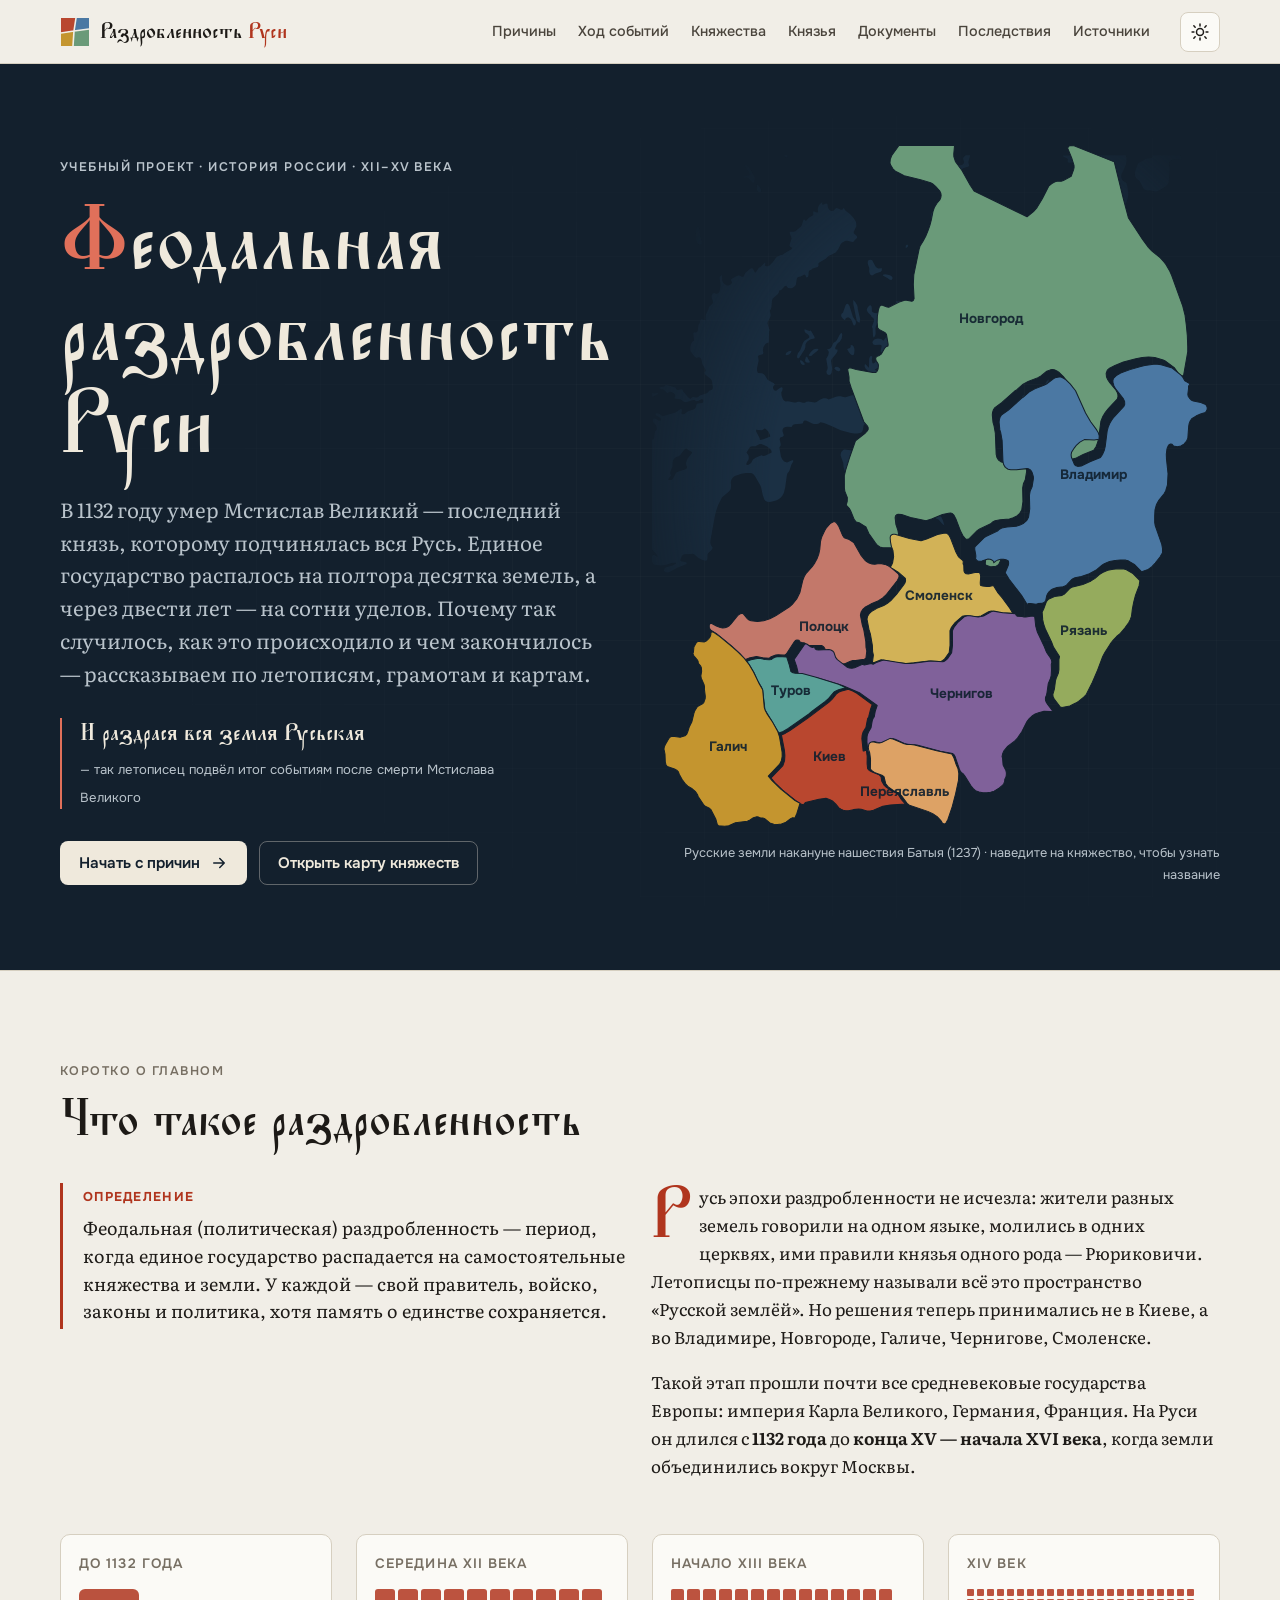
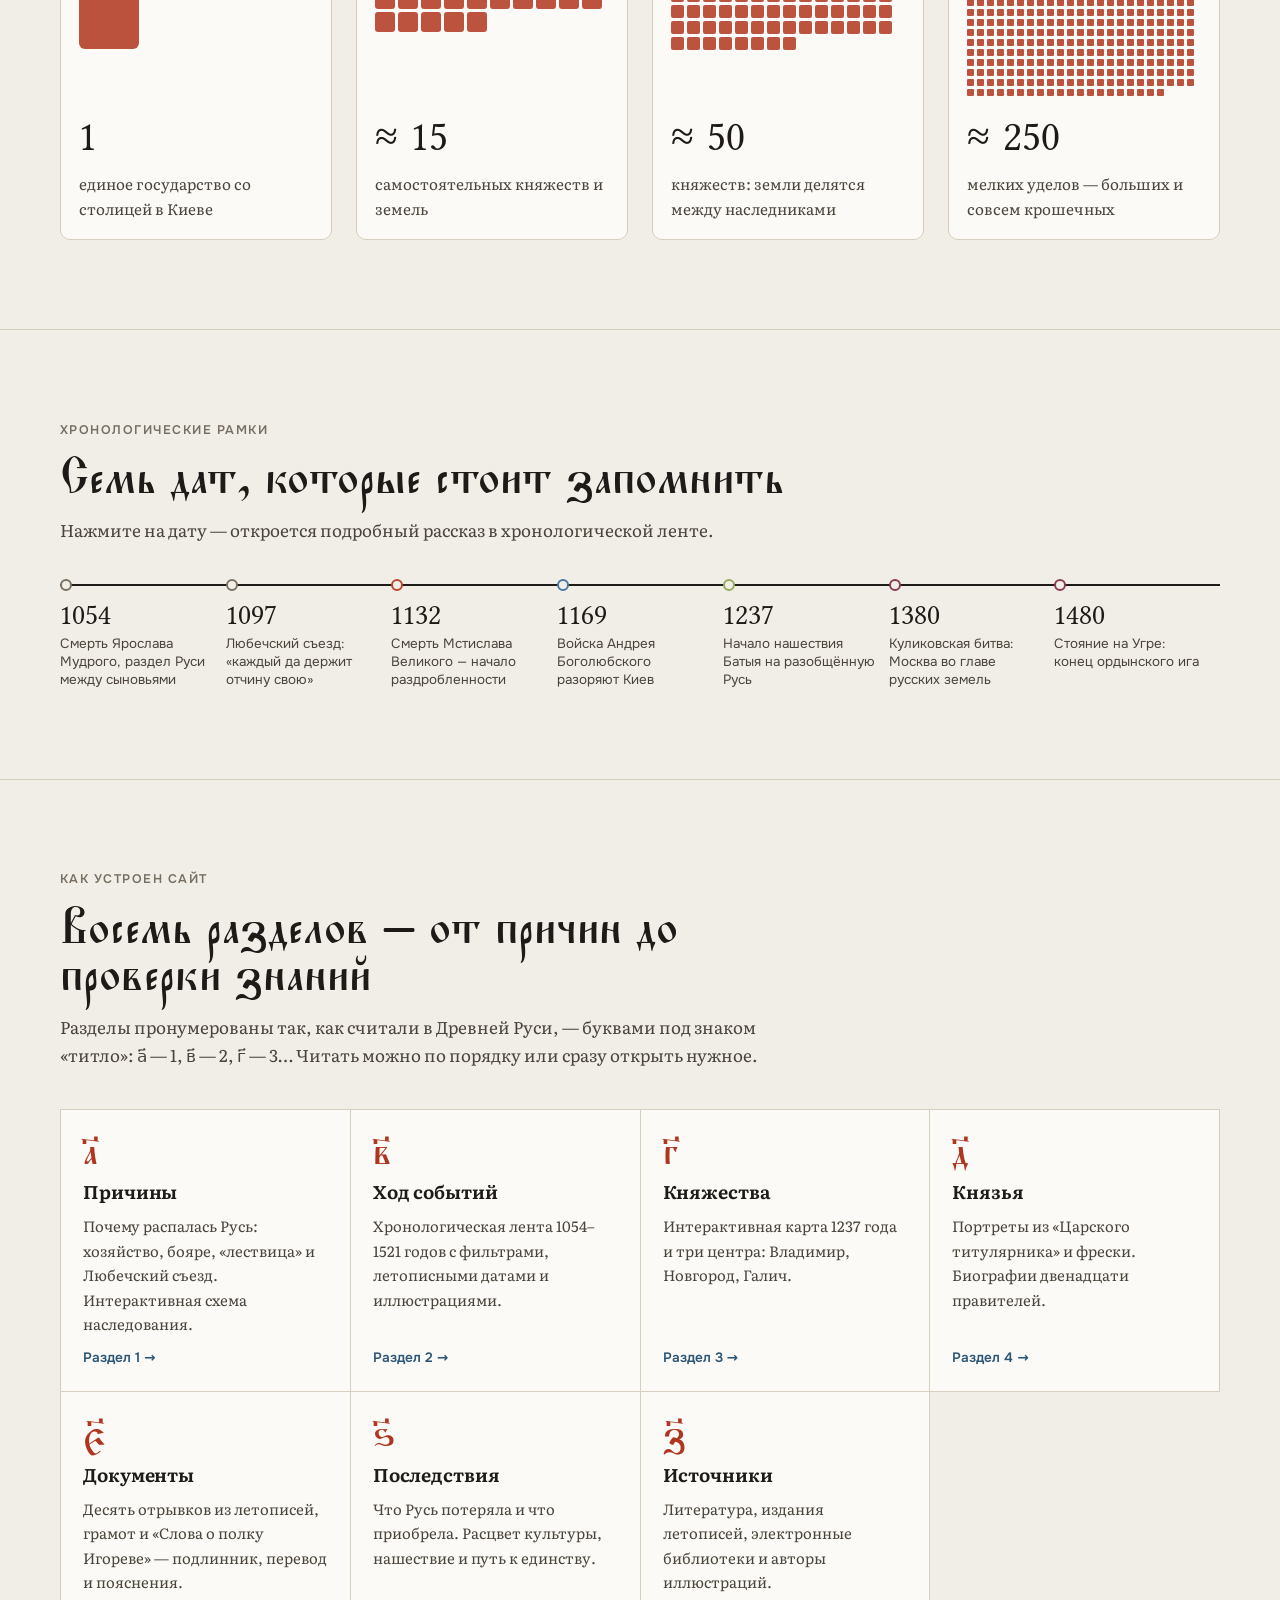
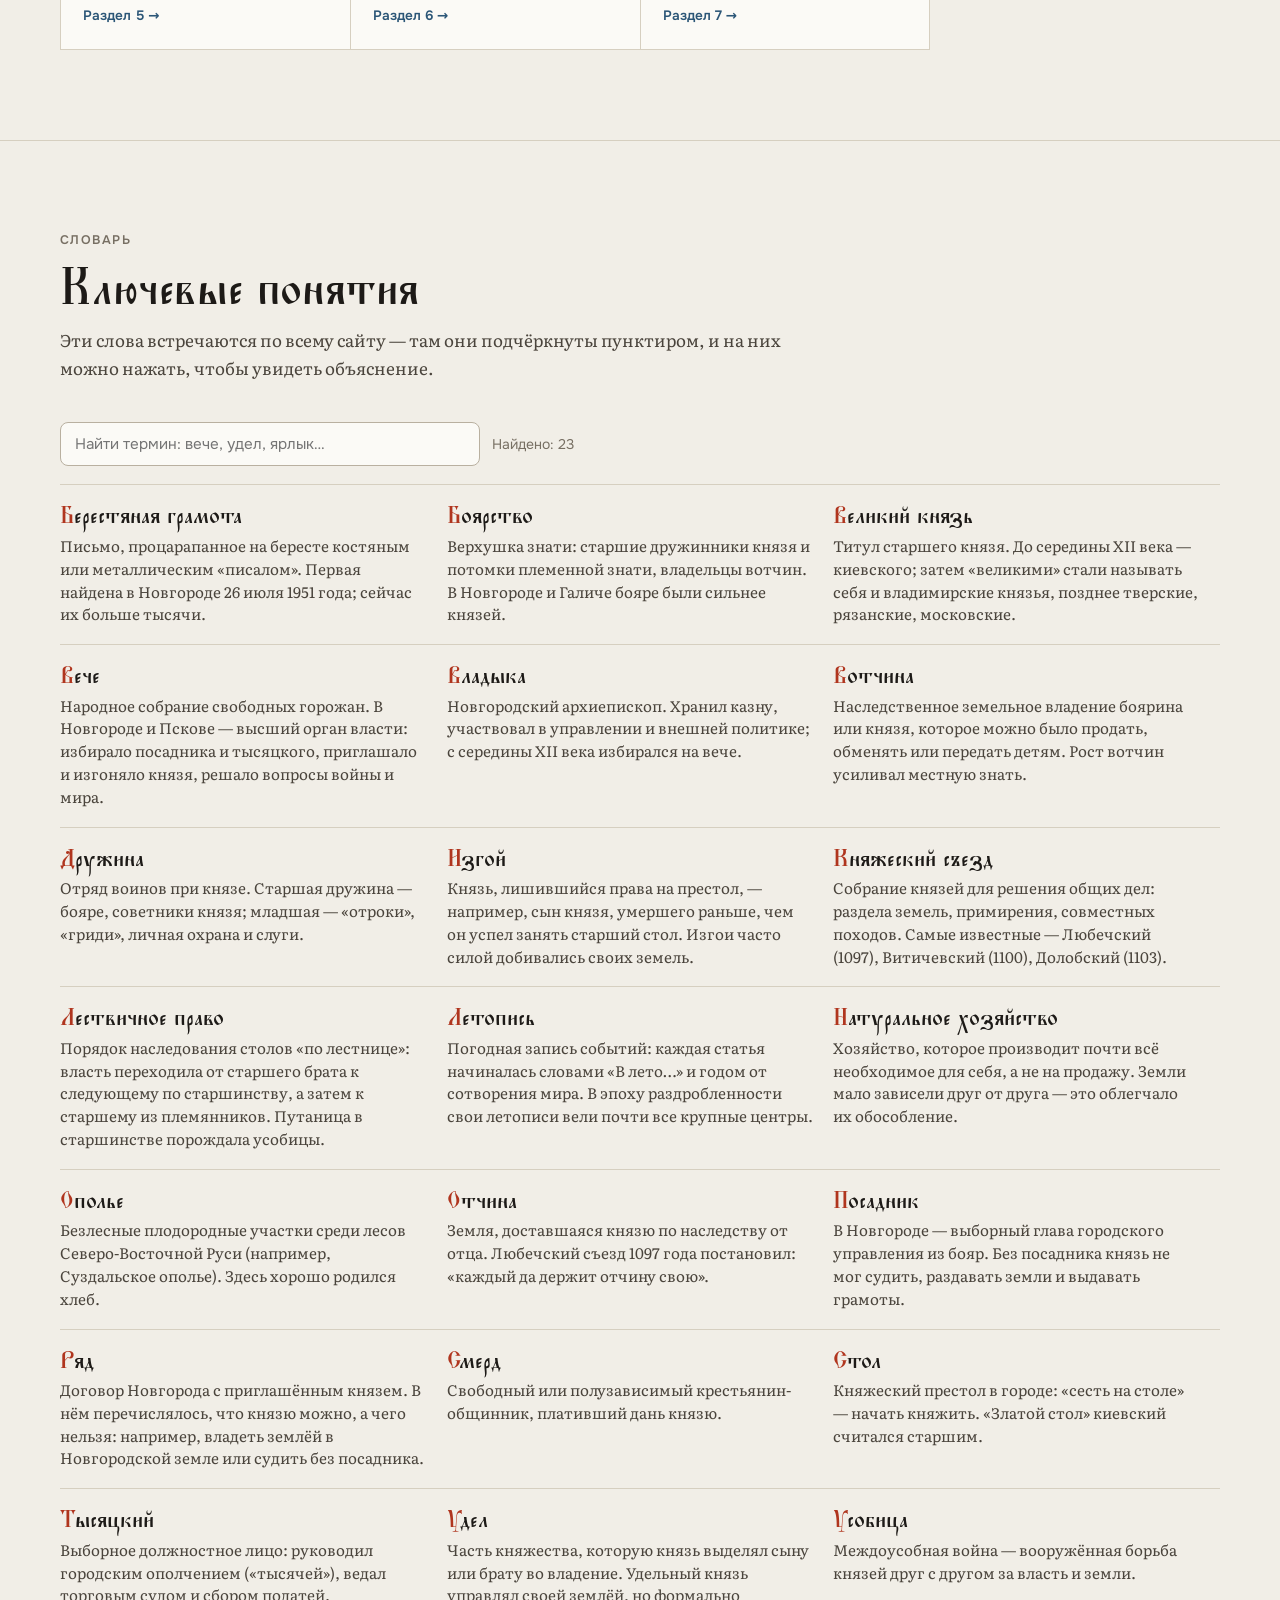
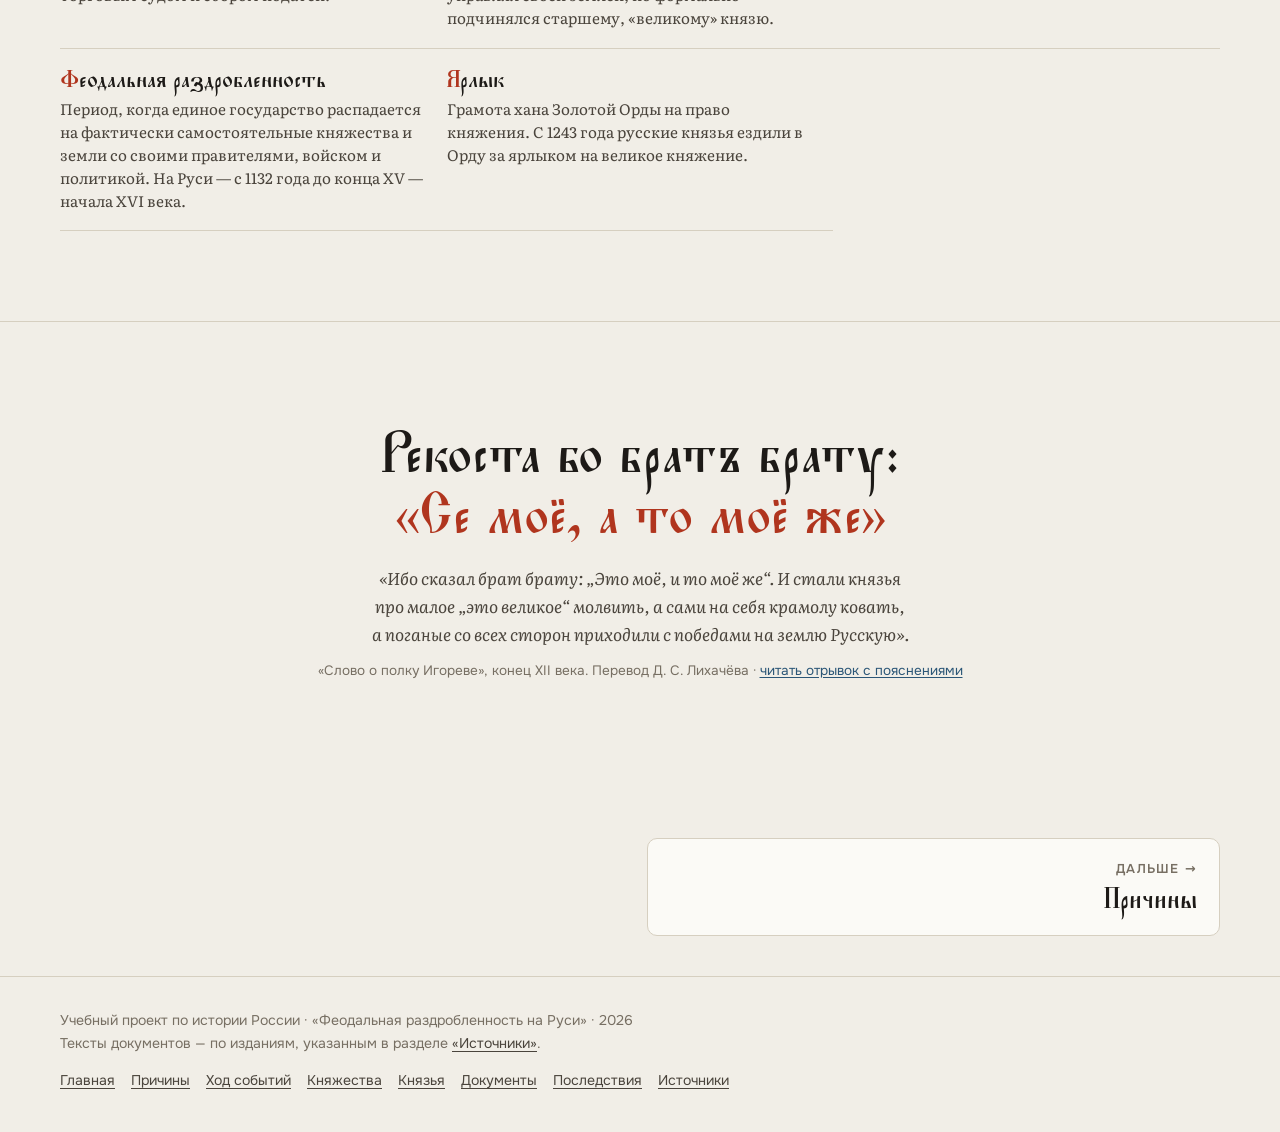
<file: index.html>
<!doctype html>
<html lang="ru">
<head>
<meta charset="utf-8">
<meta name="viewport" content="width=device-width, initial-scale=1">
<title>Феодальная раздробленность Руси (XII–XV вв.)</title>
<meta name="description" content="Учебный сайт о феодальной раздробленности Руси: причины, ход событий, ключевые княжества, князья, летописи и грамоты, последствия, карта, хронологическая лента и тест.">
<meta name="theme-color" content="#13202d">
<meta property="og:type" content="website">
<meta property="og:title" content="Феодальная раздробленность Руси (XII–XV вв.)">
<meta property="og:description" content="Учебный сайт о феодальной раздробленности Руси: причины, ход событий, ключевые княжества, князья, летописи и грамоты, последствия, карта, хронологическая лента и тест.">
<meta property="og:image" content="assets/img/og-cover.jpg">
<link rel="icon" href="assets/img/favicon.svg" type="image/svg+xml">
<script>document.documentElement.className+=" js";try{var t=localStorage.getItem("theme");if(t)document.documentElement.setAttribute("data-theme",t)}catch(e){}</script>
<link rel="stylesheet" href="assets/css/fonts.css">
<link rel="stylesheet" href="assets/css/style.css">
<script src="assets/js/glossary.js" defer></script>
<script src="assets/js/principalities.js" defer></script>
<script src="assets/js/map-data.js" defer></script>
<script src="assets/js/map.js" defer></script>
<script src="assets/js/main.js" defer></script>
</head>
<body>
<a class="skip-link" href="#main">Перейти к содержанию</a>
<header class="site-header">
  <div class="container">
    <a class="brand" href="index.html" aria-label="На главную: Феодальная раздробленность Руси"><svg class="brand-mark" viewBox="0 0 30 30" aria-hidden="true"><path class="bm-1" d="M1 1H16L14 14L1 16Z" fill="var(--p-kiev)"/><path class="bm-2" d="M16 1H29V12L14 14Z" fill="var(--p-vladimir)"/><path class="bm-3" d="M1 16L14 14L13 29H1Z" fill="var(--p-galich)"/><path class="bm-4" d="M14 14L29 12V29H13Z" fill="var(--p-novgorod)"/><g fill="none" stroke="var(--bg)" stroke-width="1.6" stroke-linejoin="round"><path d="M16 1L14 14L13 29M1 16L14 14L29 12"/></g></svg><span class="brand-text">Раздробленность <span>Руси</span></span></a>
    <nav class="nav" id="site-nav" aria-label="Разделы сайта">
      <ul class="nav-list">
        <li><a href="prichiny.html"><span class="n" aria-hidden="true">а҃</span>Причины</a></li><li><a href="hod.html"><span class="n" aria-hidden="true">в҃</span>Ход событий</a></li><li><a href="knyazhestva.html"><span class="n" aria-hidden="true">г҃</span>Княжества</a></li><li><a href="knyazya.html"><span class="n" aria-hidden="true">д҃</span>Князья</a></li><li><a href="dokumenty.html"><span class="n" aria-hidden="true">є҃</span>Документы</a></li><li><a href="posledstviya.html"><span class="n" aria-hidden="true">ѕ҃</span>Последствия</a></li><li><a href="istochniki.html"><span class="n" aria-hidden="true">з҃</span>Источники</a></li>
      </ul>
    </nav>
    <div class="header-actions">
      <button class="icon-btn theme-toggle" type="button" aria-label="Сменить тему оформления"><svg class="i-sun" viewBox="0 0 24 24" fill="none" stroke="currentColor" stroke-width="1.8" stroke-linecap="round"><circle cx="12" cy="12" r="4.2"/><path d="M12 2.5v2.2M12 19.3v2.2M4.6 4.6l1.6 1.6M17.8 17.8l1.6 1.6M2.5 12h2.2M19.3 12h2.2M4.6 19.4l1.6-1.6M17.8 6.2l1.6-1.6"/></svg><svg class="i-moon" viewBox="0 0 24 24" fill="none" stroke="currentColor" stroke-width="1.8" stroke-linecap="round" stroke-linejoin="round"><path d="M20 14.5A8 8 0 0 1 9.5 4a8 8 0 1 0 10.5 10.5z"/></svg></button>
      <button class="icon-btn menu-toggle" type="button" aria-controls="site-nav" aria-expanded="false" aria-label="Открыть меню"><svg viewBox="0 0 24 24" fill="none" stroke="currentColor" stroke-width="1.8" stroke-linecap="round"><path d="M4 7h16M4 12h16M4 17h16"/></svg></button>
    </div>
  </div>
  <div class="progress" aria-hidden="true"></div>
</header>
<main id="main">
<section class="hero" aria-labelledby="hero-title">
  <div class="container hero-grid">
    <div>
      <span class="eyebrow">Учебный проект · История России · XII–XV века</span>
      <h1 class="h1" id="hero-title"><span class="initial">Ф</span>еодальная раздробленность Руси</h1>
      <p class="lead">В 1132 году умер Мстислав Великий — последний князь, которому подчинялась вся Русь. Единое государство распалось на полтора десятка земель, а через двести лет — на сотни уделов. Почему так случилось, как это происходило и чем закончилось — рассказываем по летописям, грамотам и картам.</p>
      <div class="hero-quote">
        <p>И раздрася вся земля Русьская</p>
        <span>— так летописец подвёл итог событиям после смерти Мстислава Великого</span>
      </div>
      <div class="hero-actions">
        <a class="btn btn-primary" href="prichiny.html">Начать с причин <svg viewBox="0 0 24 24" fill="none" stroke="currentColor" stroke-width="2" stroke-linecap="round" stroke-linejoin="round"><path d="M5 12h14M13 6l6 6-6 6"/></svg></a>
        <a class="btn btn-ghost" href="knyazhestva.html">Открыть карту княжеств</a>
      </div>
    </div>
    <div class="hero-map-wrap">
      <div data-map="hero"></div>
      <p class="hero-map-caption">Русские земли накануне нашествия Батыя (1237) · наведите на княжество, чтобы узнать название</p>
    </div>
  </div>
</section>

<section class="section" aria-labelledby="what-title">
  <div class="container">
    <div class="section-head reveal">
      <span class="eyebrow">Коротко о главном</span>
      <h2 class="h2" id="what-title">Что такое раздробленность</h2>
    </div>
    <div class="grid grid-2 reveal" style="align-items:start">
      <dl class="definition">
        <dt>Определение</dt>
        <dd>Феодальная (политическая) раздробленность — период, когда единое государство распадается на самостоятельные княжества и земли. У каждой — свой правитель, войско, законы и политика, хотя память о единстве сохраняется.</dd>
      </dl>
      <div>
        <p class="initial-letter">Русь эпохи раздробленности не исчезла: жители разных земель говорили на одном языке, молились в одних церквях, ими правили князья одного рода — Рюриковичи. Летописцы по-прежнему называли всё это пространство «Русской землёй». Но решения теперь принимались не в Киеве, а во Владимире, Новгороде, Галиче, Чернигове, Смоленске.</p>
        <p>Такой этап прошли почти все средневековые государства Европы: империя Карла Великого, Германия, Франция. На Руси он длился с <b>1132 года</b> до <b>конца XV — начала XVI века</b>, когда земли объединились вокруг Москвы.</p>
      </div>
    </div>

    <div class="splinter reveal" style="margin-top:36px" aria-label="Как дробилась Русь">
      <div class="splinter-col">
        <span class="splinter-when">До 1132 года</span>
        <div class="splinter-dots" data-dots="1" aria-hidden="true"></div>
        <span class="splinter-num">1</span>
        <p class="splinter-what">единое государство со столицей в Киеве</p>
      </div>
      <div class="splinter-col">
        <span class="splinter-when">Середина XII века</span>
        <div class="splinter-dots" data-dots="15" aria-hidden="true"></div>
        <span class="splinter-num">≈ 15</span>
        <p class="splinter-what">самостоятельных княжеств и земель</p>
      </div>
      <div class="splinter-col">
        <span class="splinter-when">Начало XIII века</span>
        <div class="splinter-dots" data-dots="50" aria-hidden="true"></div>
        <span class="splinter-num">≈ 50</span>
        <p class="splinter-what">княжеств: земли делятся между наследниками</p>
      </div>
      <div class="splinter-col">
        <span class="splinter-when">XIV век</span>
        <div class="splinter-dots" data-dots="250" aria-hidden="true"></div>
        <span class="splinter-num">≈ 250</span>
        <p class="splinter-what">мелких уделов — больших и совсем крошечных</p>
      </div>
    </div>
  </div>
</section>

<section class="section" aria-labelledby="dates-title">
  <div class="container">
    <div class="section-head reveal">
      <span class="eyebrow">Хронологические рамки</span>
      <h2 class="h2" id="dates-title">Семь дат, которые стоит запомнить</h2>
      <p>Нажмите на дату — откроется подробный рассказ в хронологической ленте.</p>
    </div>
    <nav class="mini-ribbon reveal" aria-label="Ключевые даты">
      <a href="hod.html#y1054" style="--c:var(--p-all)"><span class="mr-year">1054</span><span class="mr-text">Смерть Ярослава Мудрого, раздел Руси между сыновьями</span></a>
      <a href="hod.html#y1097" style="--c:var(--p-all)"><span class="mr-year">1097</span><span class="mr-text">Любечский съезд: «каждый да держит отчину свою»</span></a>
      <a href="hod.html#y1132" style="--c:var(--p-kiev)"><span class="mr-year">1132</span><span class="mr-text">Смерть Мстислава Великого — начало раздробленности</span></a>
      <a href="hod.html#y1169" style="--c:var(--p-vladimir)"><span class="mr-year">1169</span><span class="mr-text">Войска Андрея Боголюбского разоряют Киев</span></a>
      <a href="hod.html#y1237" style="--c:var(--p-ryazan)"><span class="mr-year">1237</span><span class="mr-text">Начало нашествия Батыя на разобщённую Русь</span></a>
      <a href="hod.html#y1380" style="--c:var(--p-moscow)"><span class="mr-year">1380</span><span class="mr-text">Куликовская битва: Москва во главе русских земель</span></a>
      <a href="hod.html#y1480" style="--c:var(--p-moscow)"><span class="mr-year">1480</span><span class="mr-text">Стояние на Угре: конец ордынского ига</span></a>
    </nav>
  </div>
</section>

<section class="section" aria-labelledby="course-title">
  <div class="container">
    <div class="section-head reveal">
      <span class="eyebrow">Как устроен сайт</span>
      <h2 class="h2" id="course-title">Восемь разделов — от причин до проверки знаний</h2>
      <p>Разделы пронумерованы так, как считали в Древней Руси, — буквами под знаком «титло»: а҃ — 1, в҃ — 2, г҃ — 3… Читать можно по порядку или сразу открыть нужное.</p>
    </div>
    <div class="course reveal">
      <a href="prichiny.html"><span class="cyr-num" aria-hidden="true">а҃</span><h3>Причины</h3><p>Почему распалась Русь: хозяйство, бояре, «лествица» и Любечский съезд. Интерактивная схема наследования.</p><span class="go">Раздел 1 →</span></a>
      <a href="hod.html"><span class="cyr-num" aria-hidden="true">в҃</span><h3>Ход событий</h3><p>Хронологическая лента 1054–1521 годов с фильтрами, летописными датами и иллюстрациями.</p><span class="go">Раздел 2 →</span></a>
      <a href="knyazhestva.html"><span class="cyr-num" aria-hidden="true">г҃</span><h3>Княжества</h3><p>Интерактивная карта 1237 года и три центра: Владимир, Новгород, Галич.</p><span class="go">Раздел 3 →</span></a>
      <a href="knyazya.html"><span class="cyr-num" aria-hidden="true">д҃</span><h3>Князья</h3><p>Портреты из «Царского титулярника» и фрески. Биографии двенадцати правителей.</p><span class="go">Раздел 4 →</span></a>
      <a href="dokumenty.html"><span class="cyr-num" aria-hidden="true">є҃</span><h3>Документы</h3><p>Десять отрывков из летописей, грамот и «Слова о полку Игореве» — подлинник, перевод и пояснения.</p><span class="go">Раздел 5 →</span></a>
      <a href="posledstviya.html"><span class="cyr-num" aria-hidden="true">ѕ҃</span><h3>Последствия</h3><p>Что Русь потеряла и что приобрела. Расцвет культуры, нашествие и путь к единству.</p><span class="go">Раздел 6 →</span></a>
      <a href="istochniki.html"><span class="cyr-num" aria-hidden="true">з҃</span><h3>Источники</h3><p>Литература, издания летописей, электронные библиотеки и авторы иллюстраций.</p><span class="go">Раздел 7 →</span></a>
    </div>
  </div>
</section>

<section class="section" aria-labelledby="terms-title" id="slovar">
  <div class="container">
    <div class="section-head reveal">
      <span class="eyebrow">Словарь</span>
      <h2 class="h2" id="terms-title">Ключевые понятия</h2>
      <p>Эти слова встречаются по всему сайту — там они подчёркнуты пунктиром, и на них можно нажать, чтобы увидеть объяснение.</p>
    </div>
    <div class="glossary-tools">
      <label class="visually-hidden" for="gsearch">Поиск по словарю</label>
      <input class="search" id="gsearch" type="search" placeholder="Найти термин: вече, удел, ярлык…" data-glossary-search autocomplete="off">
      <span class="small muted ui" data-glossary-count aria-live="polite"></span>
    </div>
    <dl class="glossary" data-glossary></dl>
  </div>
</section>

<section class="section pull" aria-label="Цитата из «Слова о полку Игореве»">
  <div class="container reveal">
    <p class="orig">Рекоста бо братъ брату: <b>«Се моё, а то моё же»</b></p>
    <p class="trans">«Ибо сказал брат брату: „Это моё, и то моё же“. И стали князья про малое „это великое“ молвить, а сами на себя крамолу ковать, а поганые со всех сторон приходили с победами на землю Русскую».</p>
    <p class="src">«Слово о полку Игореве», конец XII века. Перевод Д. С. Лихачёва · <a href="dokumenty.html#slovo">читать отрывок с пояснениями</a></p>
  </div>
</section>
</main>
<nav class="container pager" aria-label="Соседние разделы"><a class="next" href="prichiny.html"><span class="dir">Дальше →</span><span class="ttl">Причины</span></a></nav>
<footer class="site-footer">
  <div class="container">
    <p style="margin:0">Учебный проект по истории России · «Феодальная раздробленность на Руси» · 2026<br>Тексты документов — по изданиям, указанным в разделе <a href="istochniki.html">«Источники»</a>.</p>
    <ul class="footer-nav"><li><a href="index.html">Главная</a></li><li><a href="prichiny.html">Причины</a></li><li><a href="hod.html">Ход событий</a></li><li><a href="knyazhestva.html">Княжества</a></li><li><a href="knyazya.html">Князья</a></li><li><a href="dokumenty.html">Документы</a></li><li><a href="posledstviya.html">Последствия</a></li><li><a href="istochniki.html">Источники</a></li></ul>
  </div>
</footer>
<button class="icon-btn to-top" type="button" aria-label="Наверх"><svg viewBox="0 0 24 24" fill="none" stroke="currentColor" stroke-width="1.8" stroke-linecap="round" stroke-linejoin="round"><path d="M12 19V5M6 11l6-6 6 6"/></svg></button>
</body>
</html>
</file>
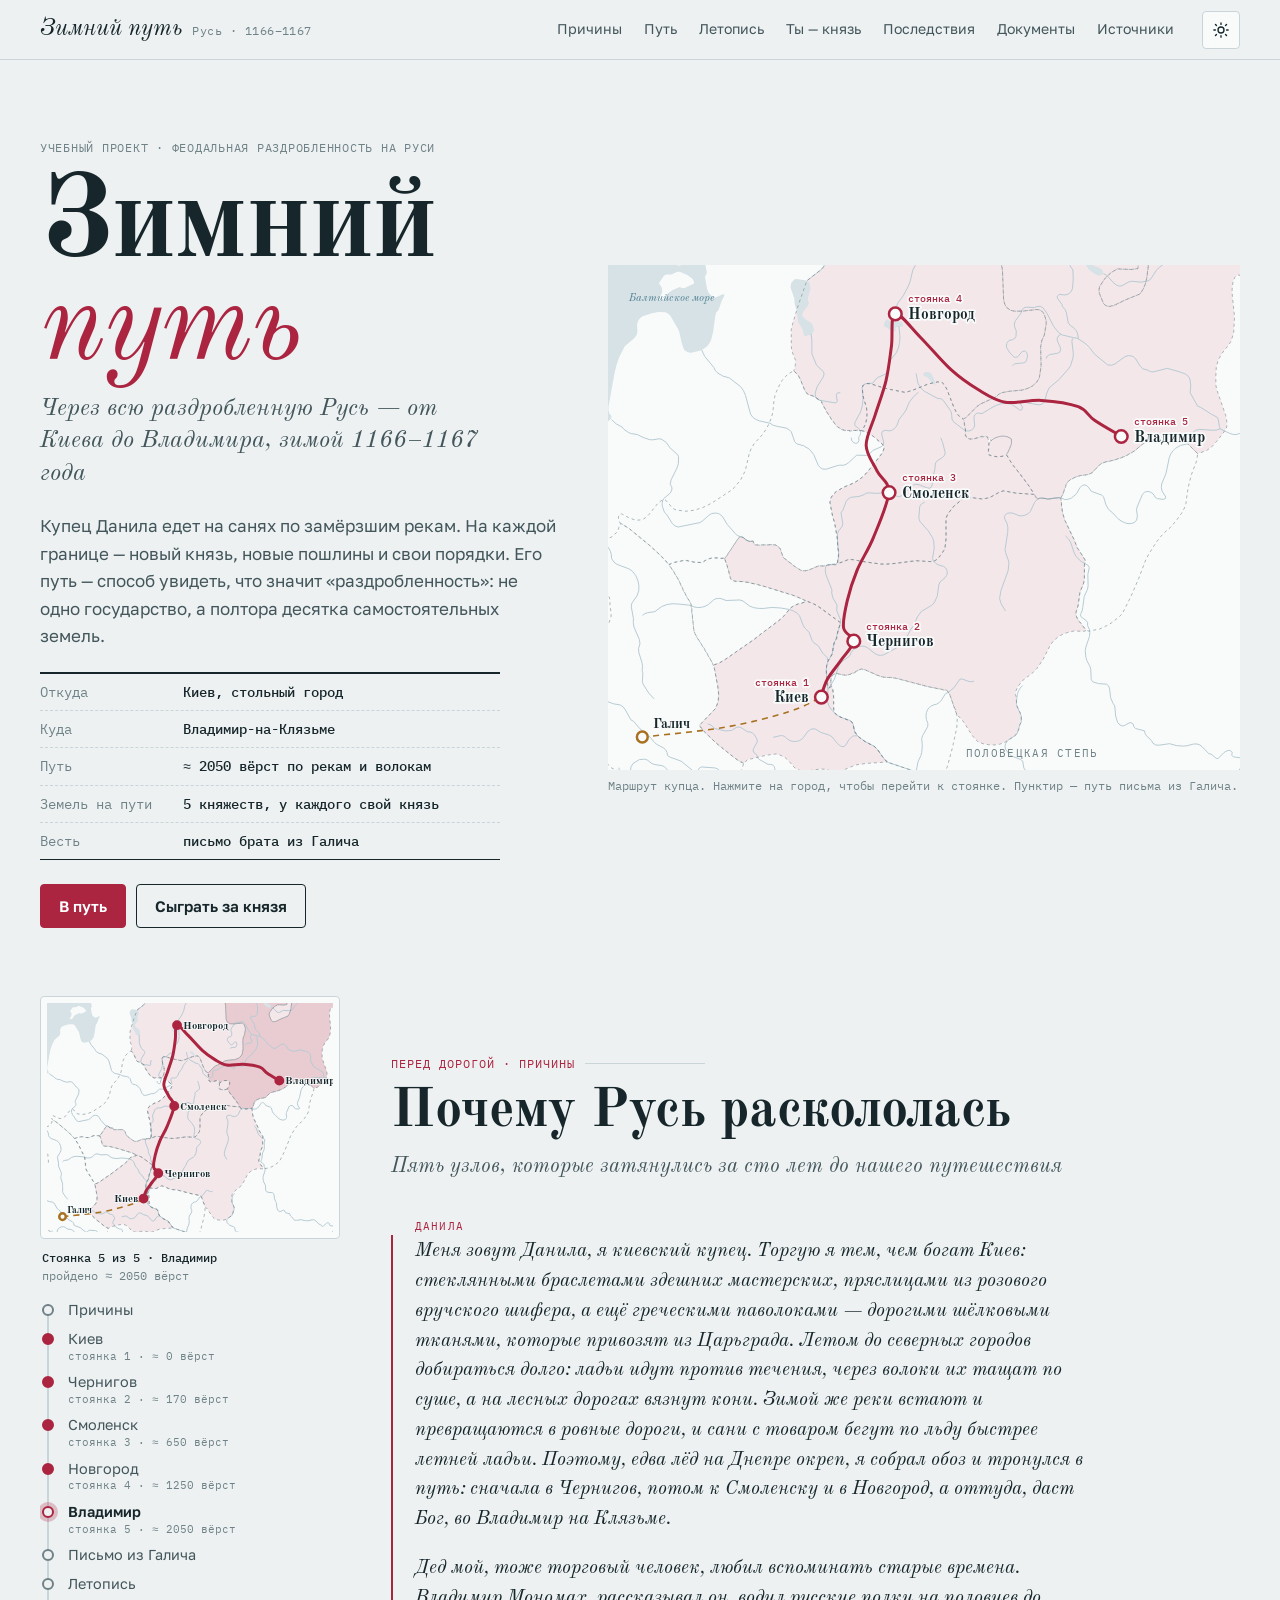
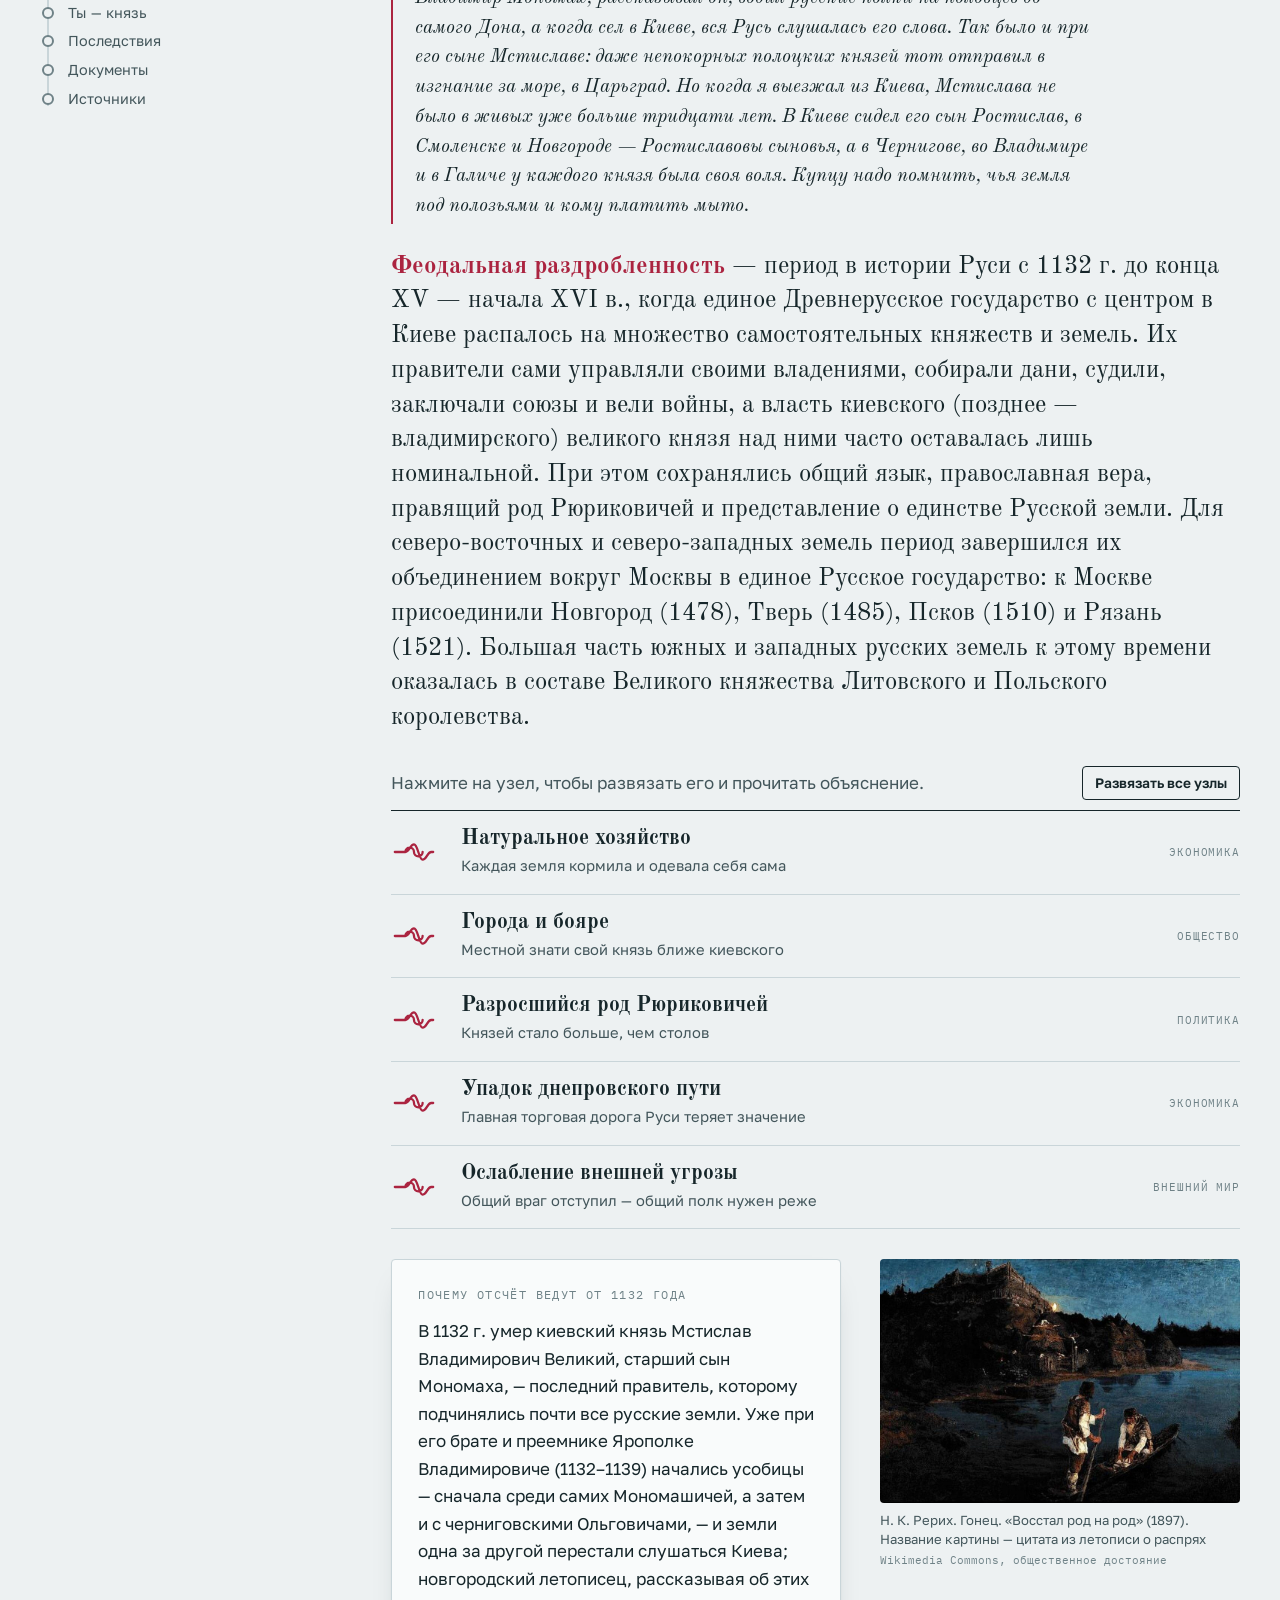
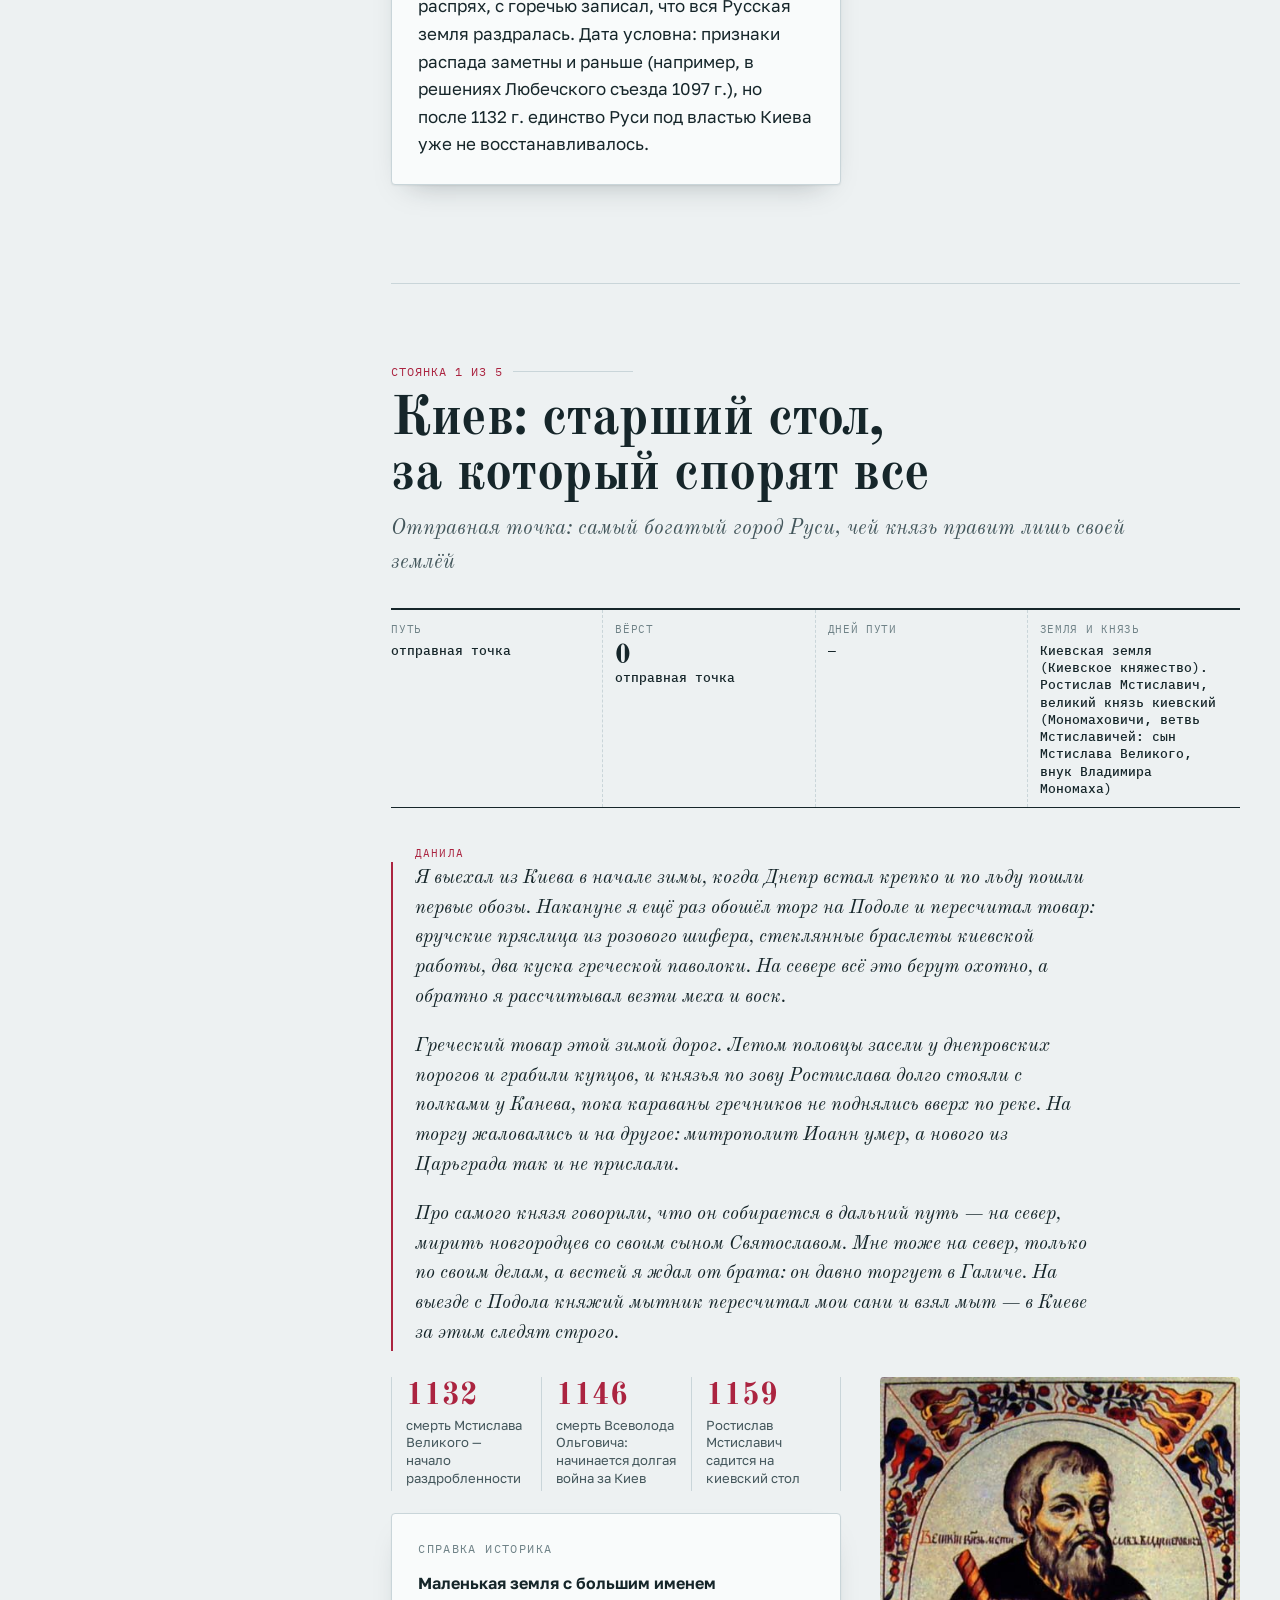
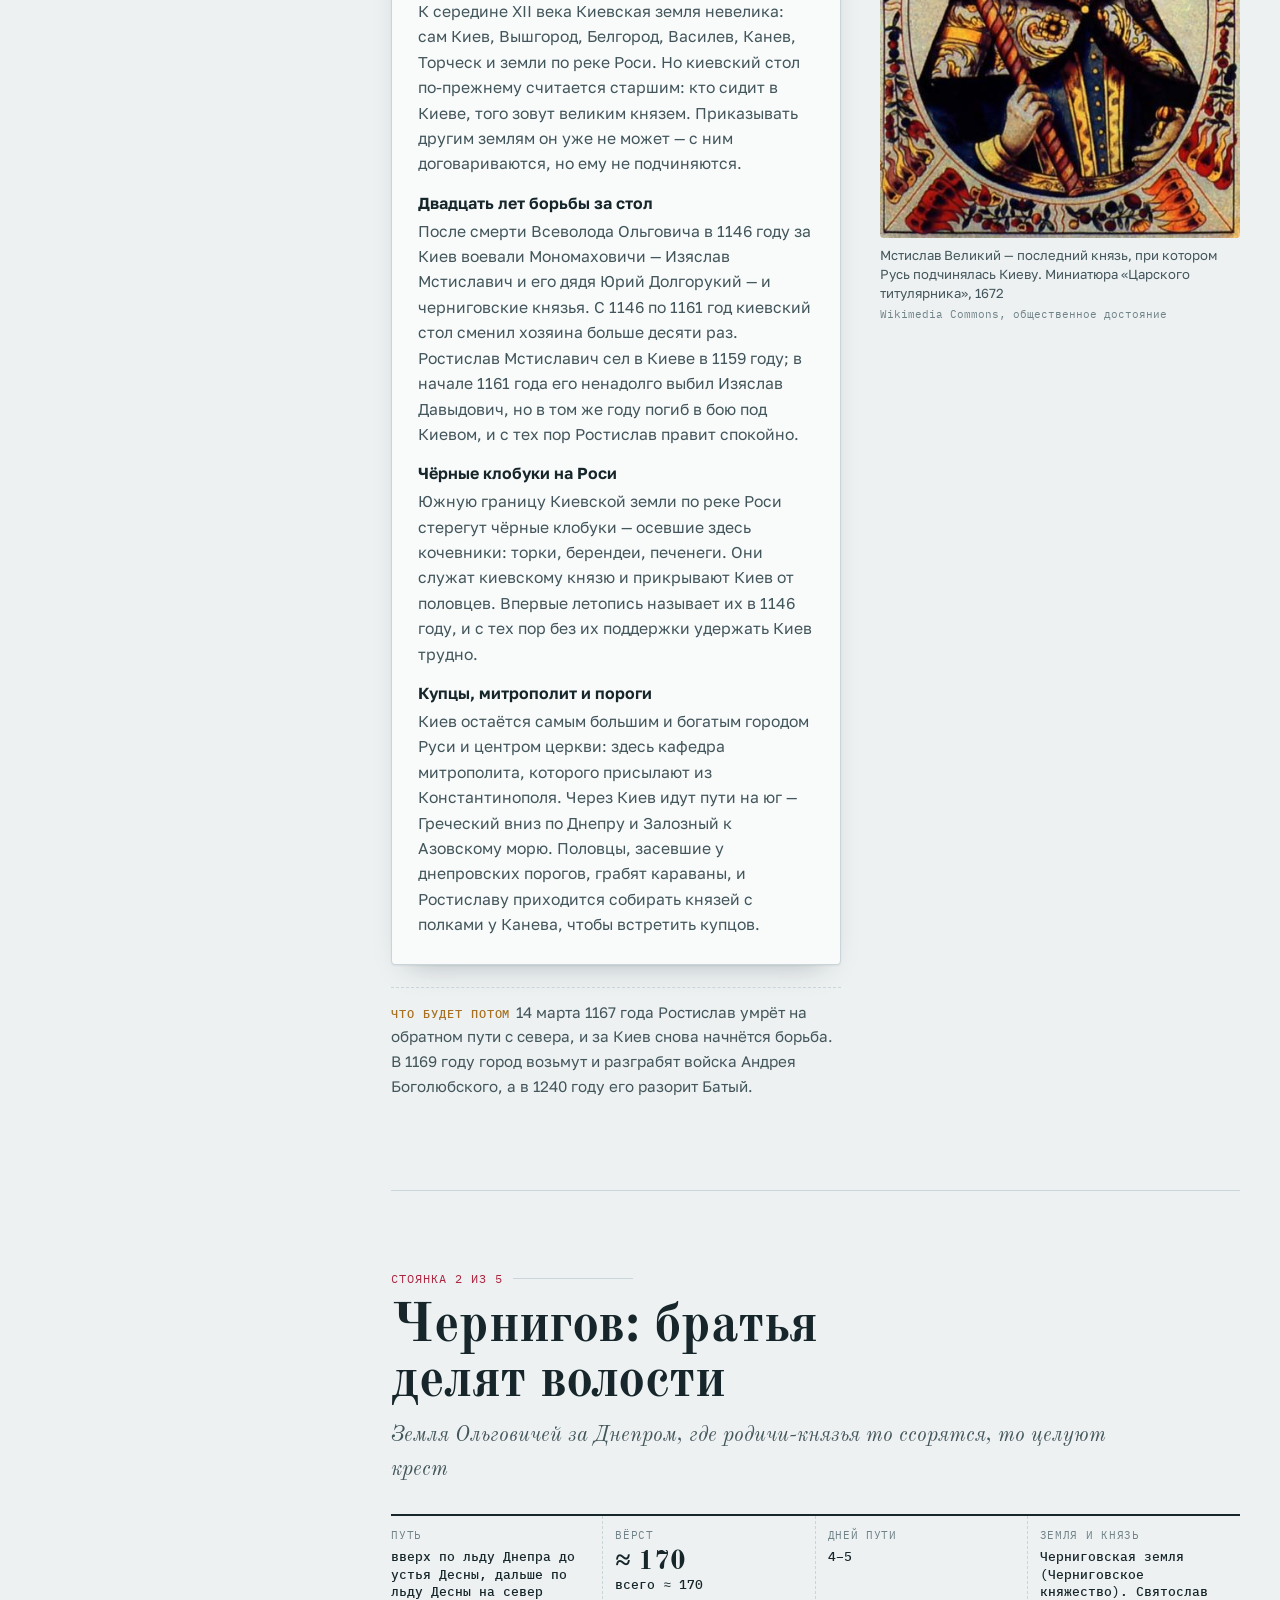
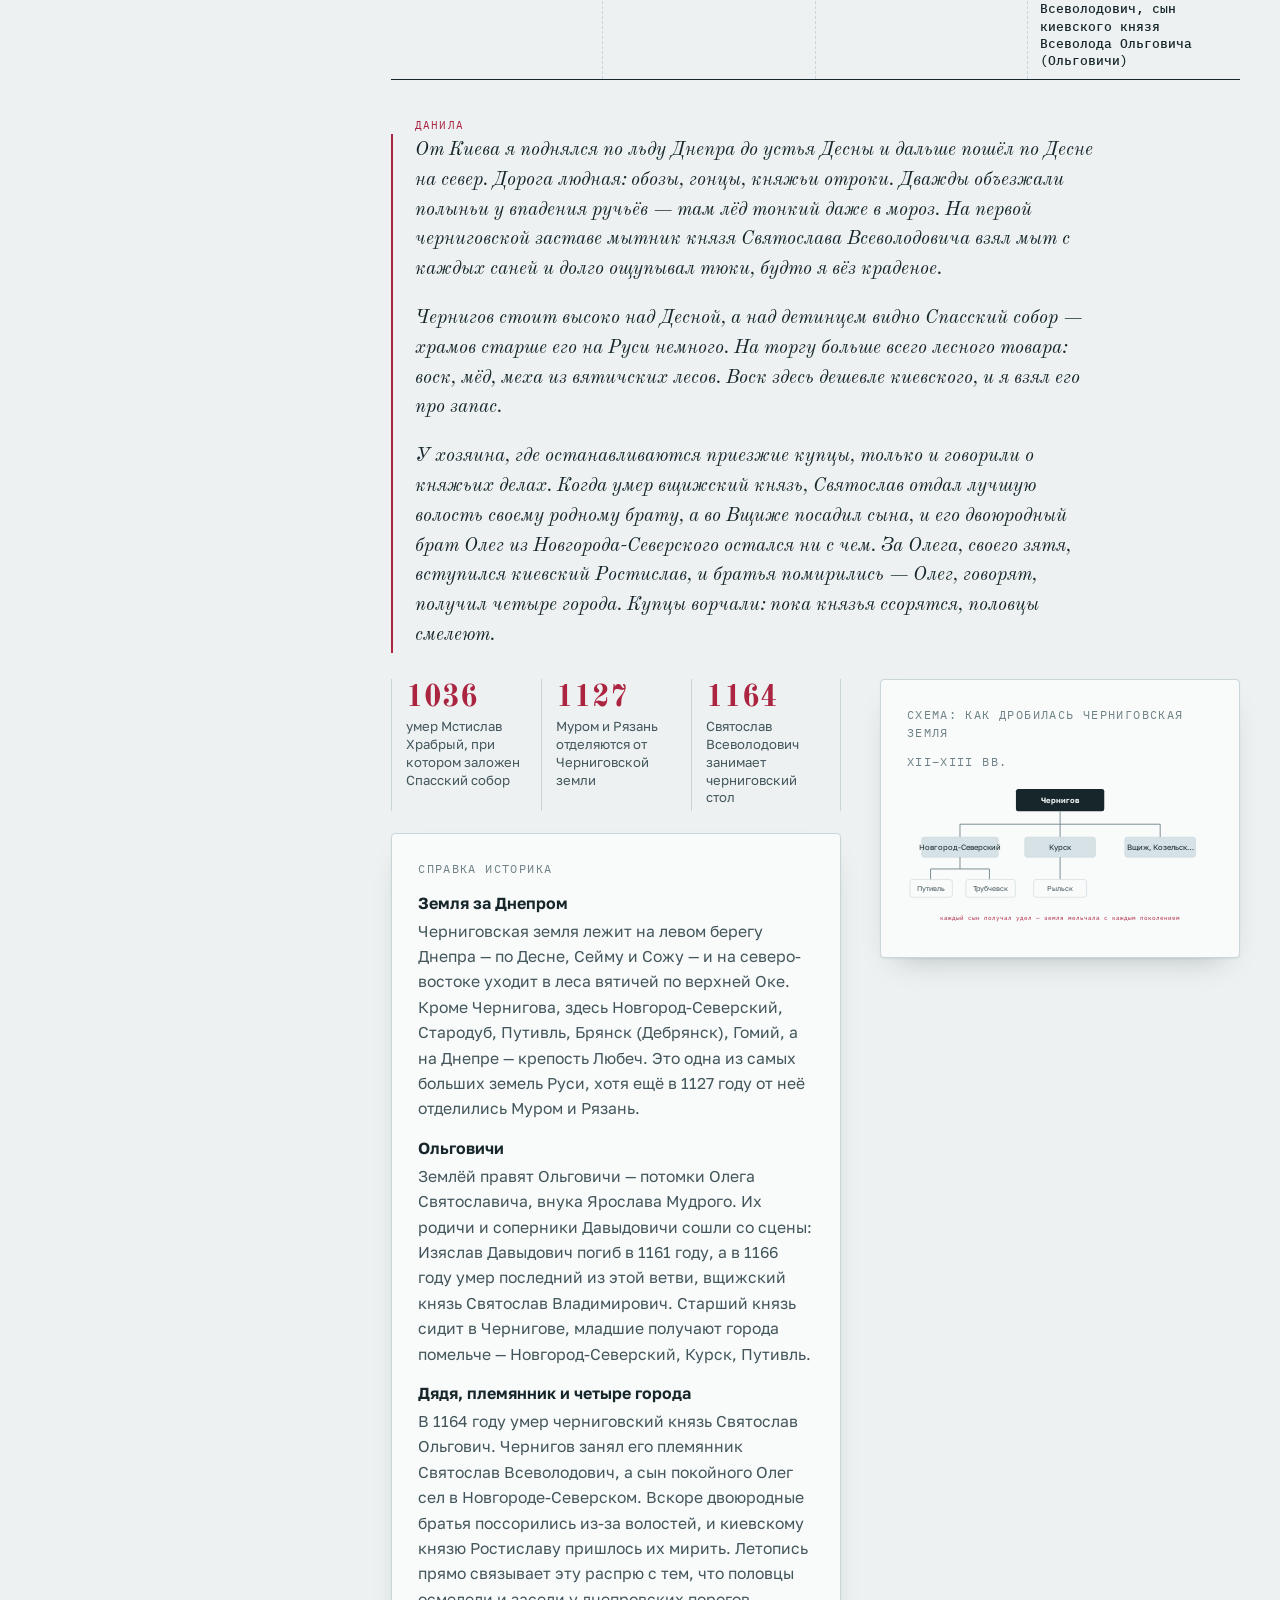
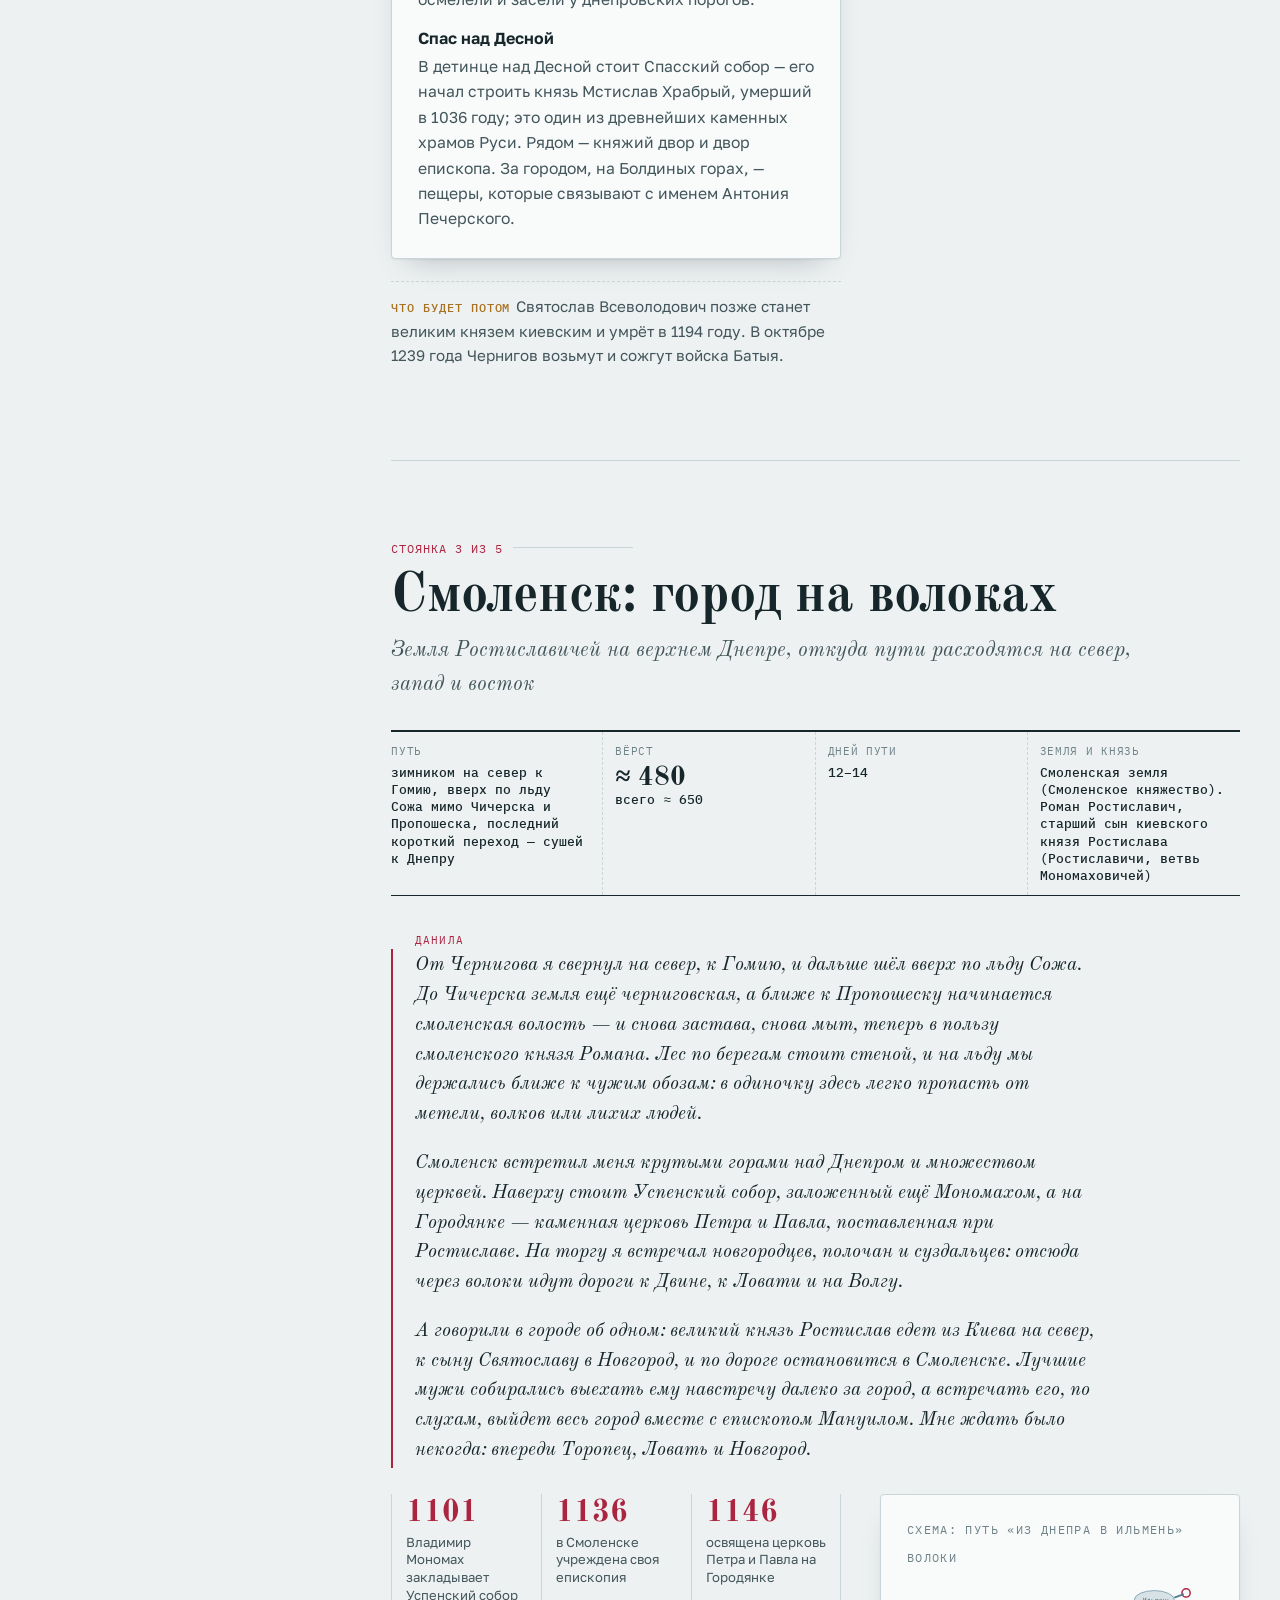
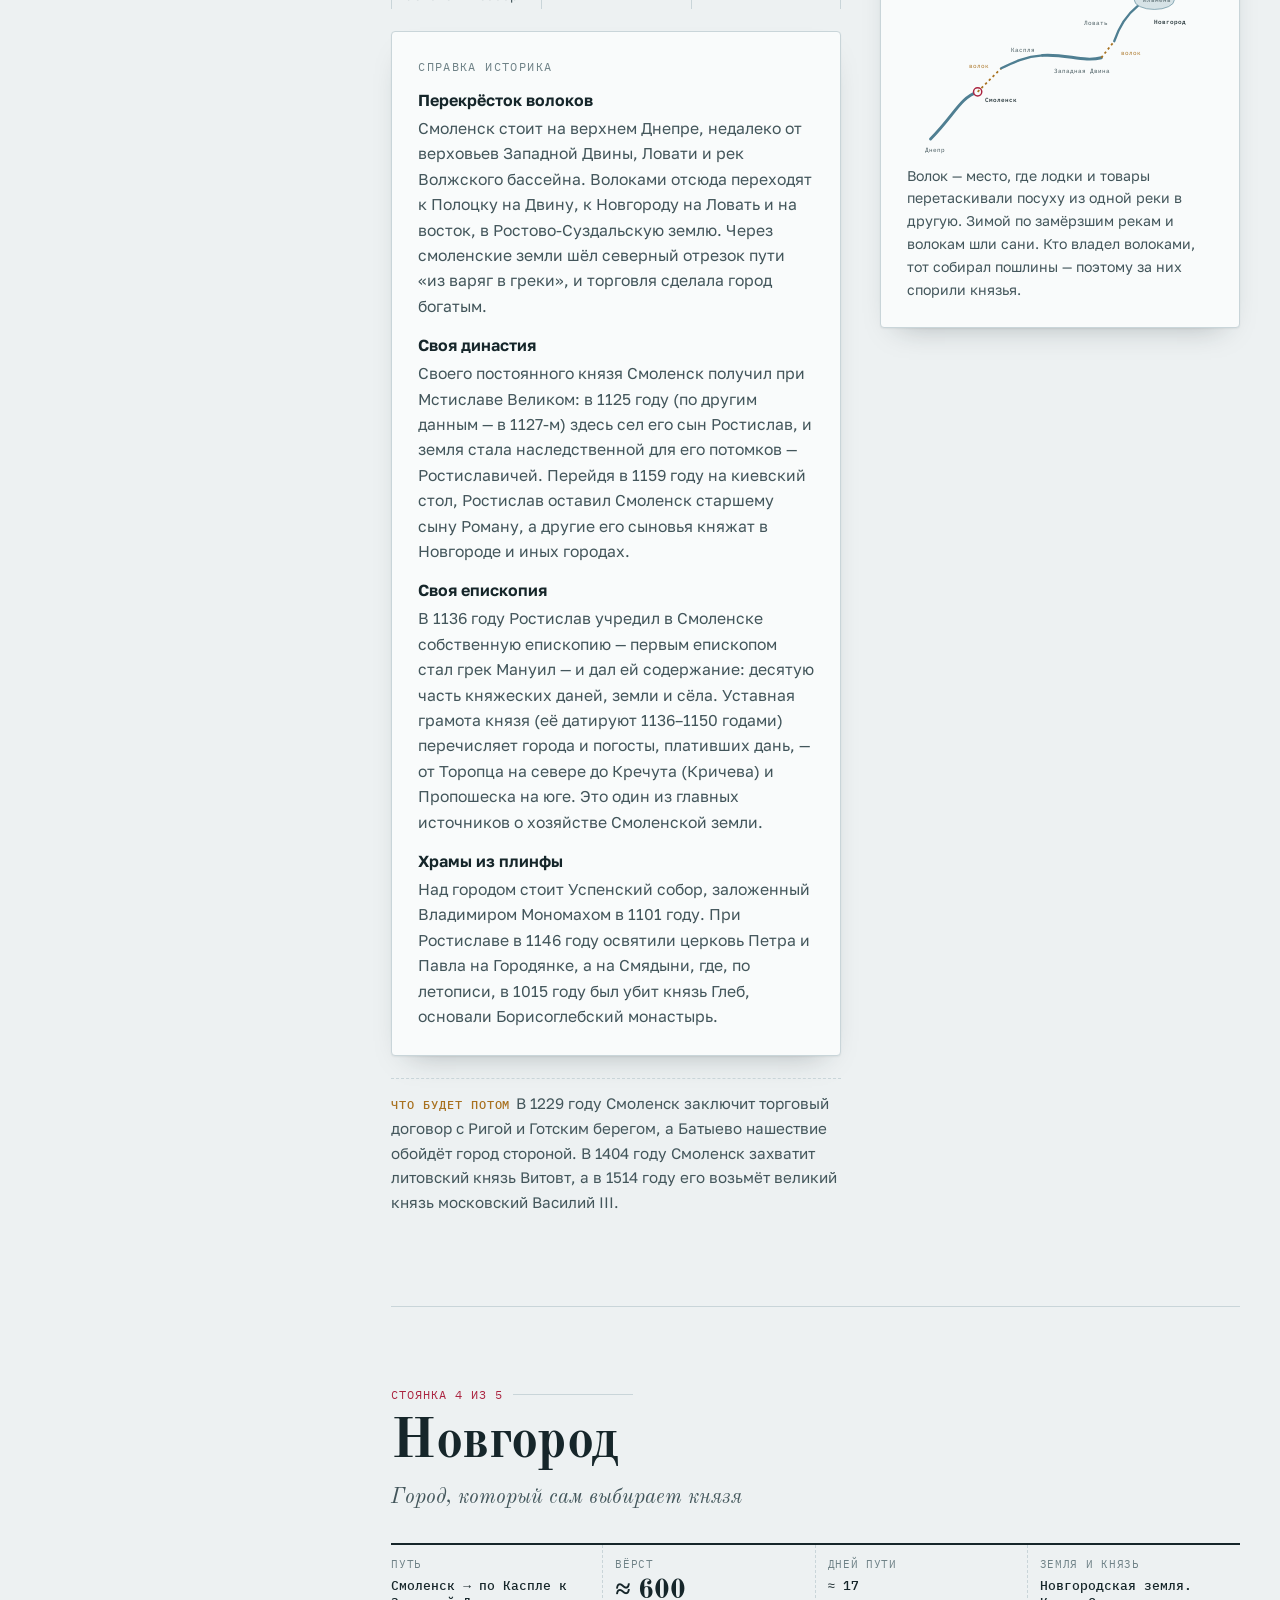
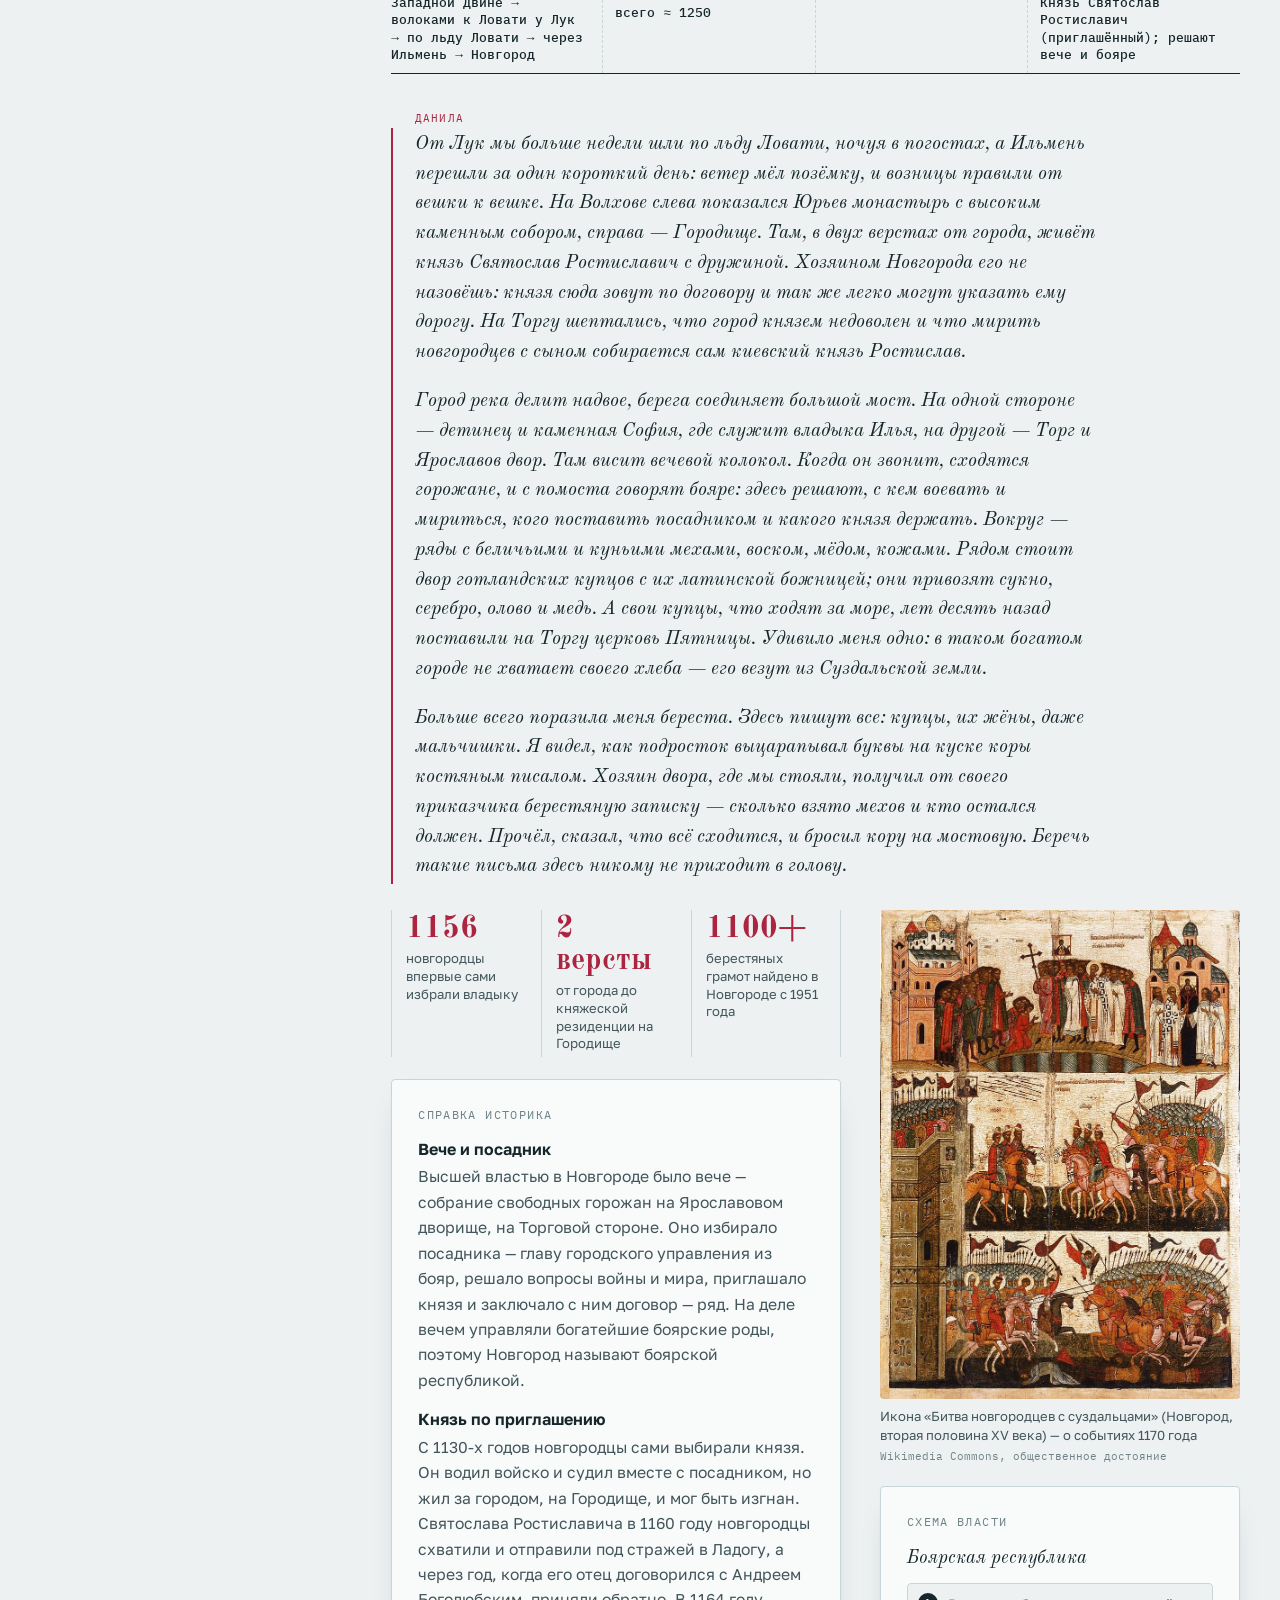
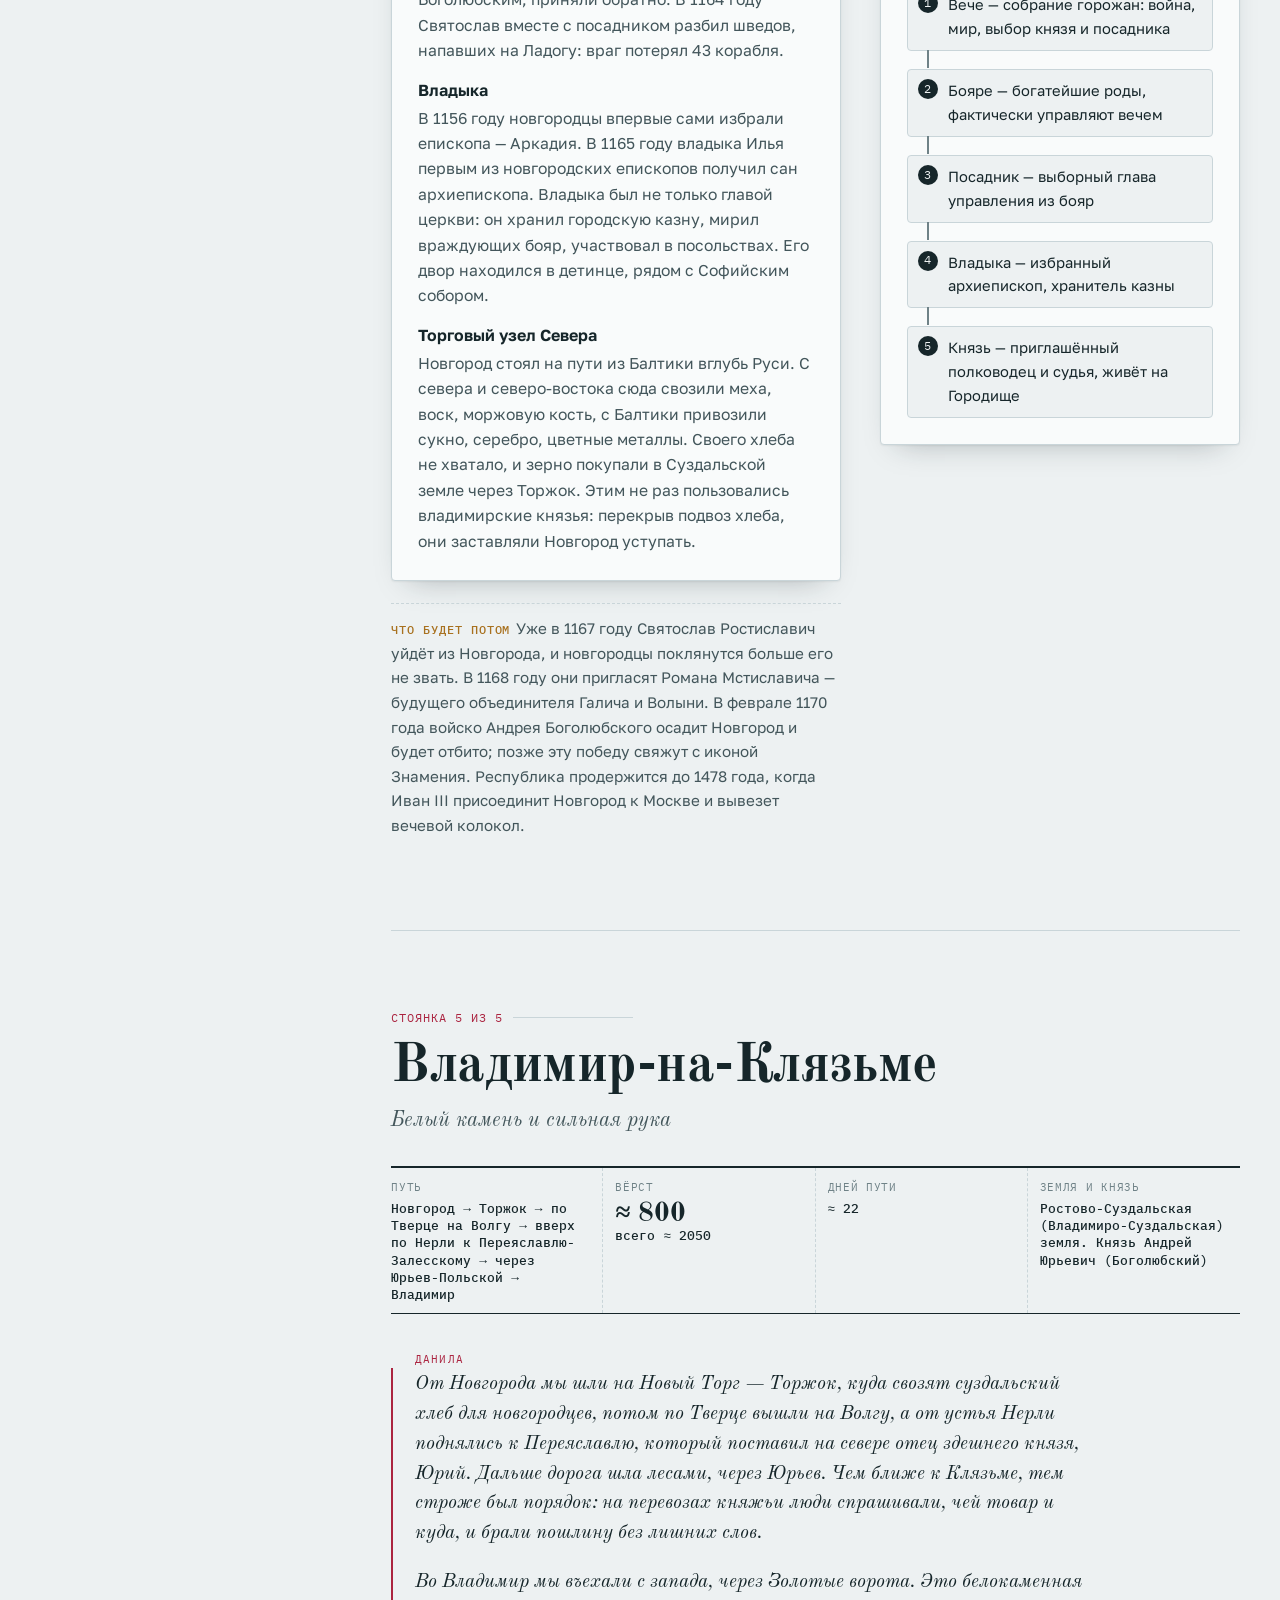
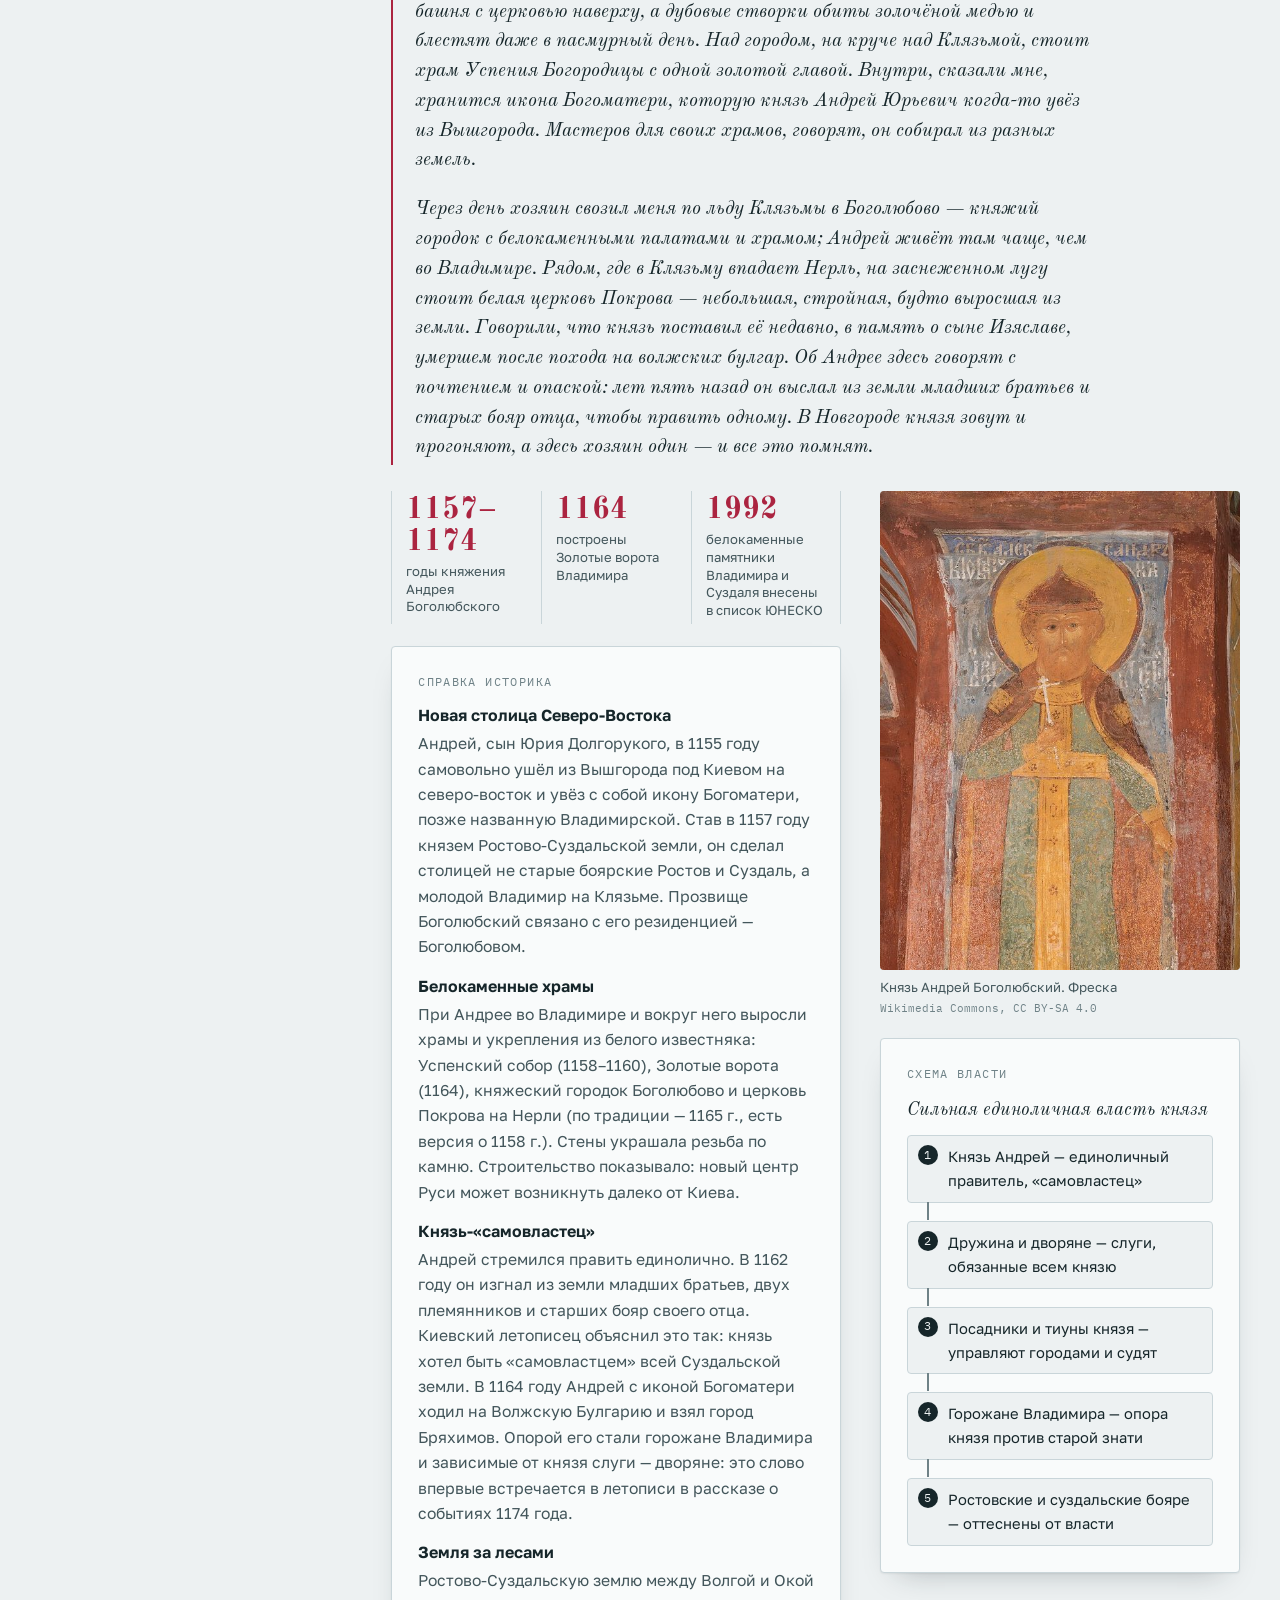
<file: zimniy-put/index.html>
<!doctype html>
<html lang="ru">
<head>
<meta charset="utf-8">
<meta name="viewport" content="width=device-width, initial-scale=1">
<title>Зимний путь — раздробленная Русь глазами купца</title>
<meta name="description" content="Учебный сайт о феодальной раздробленности Руси: путешествие купца зимой 1166–1167 года от Киева до Владимира — причины, ключевые княжества, летопись событий, документы, игра и проверка знаний.">
<meta name="theme-color" content="#16262a">
<link rel="icon" href="assets/img/favicon.svg" type="image/svg+xml">
<script>try{var t=localStorage.getItem("zp-theme");if(t)document.documentElement.setAttribute("data-theme",t)}catch(e){}</script>
<link rel="stylesheet" href="assets/css/fonts.css">
<link rel="stylesheet" href="assets/css/style.css">
<script src="assets/js/map-data.js" defer></script>
<script src="assets/js/content.js" defer></script>
<script src="assets/js/app.js" defer></script>
</head>
<body>
<a class="skip" href="#main">Перейти к содержанию</a>
<header class="top">
  <a class="logo" href="#top"><b>Зимний путь</b><span>Русь · 1166–1167</span></a>
  <nav id="nav" aria-label="Разделы"><ul><li><a href="#prolog">Причины</a></li><li><a href="#kiev">Путь</a></li><li><a href="#letopis">Летопись</a></li><li><a href="#ispytanie">Ты — князь</a></li><li><a href="#posledstviya">Последствия</a></li><li><a href="#dokumenty">Документы</a></li><li><a href="#istochniki">Источники</a></li></ul></nav>
  <button class="tbtn burger" type="button" aria-controls="nav" aria-expanded="false" aria-label="Меню"><svg viewBox="0 0 24 24" fill="none" stroke="currentColor" stroke-width="1.8" stroke-linecap="round"><path d="M4 7h16M4 12h16M4 17h16"/></svg></button>
  <button class="tbtn theme" type="button" aria-label="Сменить тему"><svg class="sun" viewBox="0 0 24 24" fill="none" stroke="currentColor" stroke-width="1.8" stroke-linecap="round"><circle cx="12" cy="12" r="4"/><path d="M12 2.5v2M12 19.5v2M4.6 4.6l1.4 1.4M18 18l1.4 1.4M2.5 12h2M19.5 12h2M4.6 19.4L6 18M18 6l1.4-1.4"/></svg><svg class="moon" viewBox="0 0 24 24" fill="none" stroke="currentColor" stroke-width="1.8" stroke-linecap="round" stroke-linejoin="round"><path d="M20 14.5A8 8 0 0 1 9.5 4a8 8 0 1 0 10.5 10.5z"/></svg></button>
</header>
<div class="mnow" data-mnow aria-hidden="true"></div>

<section class="hero" id="top" aria-labelledby="h-hero">
  <div>
    <span class="kicker">Учебный проект · Феодальная раздробленность на Руси</span>
    <h1 id="h-hero">Зимний <em>путь</em></h1>
    <p class="sub">Через всю раздробленную Русь — от Киева до Владимира, зимой 1166–1167 года</p>
    <p class="lead">Купец Данила едет на санях по замёрзшим рекам. На каждой границе — новый князь, новые пошлины и свои порядки. Его путь — способ увидеть, что значит «раздробленность»: не одно государство, а полтора десятка самостоятельных земель.</p>
    <dl class="ledger">
      <div><dt>Откуда</dt><dd>Киев, стольный город</dd></div>
      <div><dt>Куда</dt><dd>Владимир-на-Клязьме</dd></div>
      <div><dt>Путь</dt><dd>≈ 2050 вёрст по рекам и волокам</dd></div>
      <div><dt>Земель на пути</dt><dd>5 княжеств, у каждого свой князь</dd></div>
      <div><dt>Весть</dt><dd>письмо брата из Галича</dd></div>
    </dl>
    <div class="actions"><a class="btn btn-main" href="#prolog">В путь</a><a class="btn" href="#ispytanie">Сыграть за князя</a></div>
  </div>
  <figure class="hero-map"><div data-route-hero></div><figcaption>Маршрут купца. Нажмите на город, чтобы перейти к стоянке. Пунктир — путь письма из Галича.</figcaption></figure>
</section>

<div class="layout">
  <aside class="rail" aria-label="Маршрут и разделы">
    <div class="rail-map" data-route-rail></div>
    <p class="rail-now" data-rail-now aria-live="polite"><b>Перед дорогой</b>Киев, зима 1166 года</p>
    <ol class="chapters"><li><a href="#prolog" class=""><span>Причины</span></a></li><li><a href="#kiev" class="stop"><span>Киев<small>стоянка 1 · ≈ 0 вёрст</small></span></a></li><li><a href="#chernigov" class="stop"><span>Чернигов<small>стоянка 2 · ≈ 170 вёрст</small></span></a></li><li><a href="#smolensk" class="stop"><span>Смоленск<small>стоянка 3 · ≈ 650 вёрст</small></span></a></li><li><a href="#novgorod" class="stop"><span>Новгород<small>стоянка 4 · ≈ 1250 вёрст</small></span></a></li><li><a href="#vladimir" class="stop"><span>Владимир<small>стоянка 5 · ≈ 2050 вёрст</small></span></a></li><li><a href="#galich" class=""><span>Письмо из Галича</span></a></li><li><a href="#letopis" class=""><span>Летопись</span></a></li><li><a href="#ispytanie" class=""><span>Ты — князь</span></a></li><li><a href="#posledstviya" class=""><span>Последствия</span></a></li><li><a href="#dokumenty" class=""><span>Документы</span></a></li><li><a href="#istochniki" class=""><span>Источники</span></a></li></ol>
  </aside>
  <main class="main" id="main">
    
<section class="chapter" id="prolog" data-ch aria-labelledby="h-prolog">
  <header class="ch-head">
    <span class="ch-no">Перед дорогой · причины</span>
    <h2 id="h-prolog">Почему Русь раскололась</h2>
    <p class="ch-sub">Пять узлов, которые затянулись за сто лет до нашего путешествия</p>
  </header>
  <div class="voice-wrap"><div class="voice"><p>Меня зовут Данила, я киевский купец. Торгую я тем, чем богат Киев: стеклянными браслетами здешних мастерских, пряслицами из розового вручского шифера, а ещё греческими паволоками — дорогими шёлковыми тканями, которые привозят из Царьграда. Летом до северных городов добираться долго: ладьи идут против течения, через волоки их тащат по суше, а на лесных дорогах вязнут кони. Зимой же реки встают и превращаются в ровные дороги, и сани с товаром бегут по льду быстрее летней ладьи. Поэтому, едва лёд на Днепре окреп, я собрал обоз и тронулся в путь: сначала в Чернигов, потом к Смоленску и в Новгород, а оттуда, даст Бог, во Владимир на Клязьме.</p><p>Дед мой, тоже торговый человек, любил вспоминать старые времена. Владимир Мономах, рассказывал он, водил русские полки на половцев до самого Дона, а когда сел в Киеве, вся Русь слушалась его слова. Так было и при его сыне Мстиславе: даже непокорных полоцких князей тот отправил в изгнание за море, в Царьград. Но когда я выезжал из Киева, Мстислава не было в живых уже больше тридцати лет. В Киеве сидел его сын Ростислав, в Смоленске и Новгороде — Ростиславовы сыновья, а в Чернигове, во Владимире и в Галиче у каждого князя была своя воля. Купцу надо помнить, чья земля под полозьями и кому платить мыто.</p></div></div>
  <p class="definition"><b>Феодальная раздробленность</b> — период в истории Руси с 1132 г. до конца XV — начала XVI в., когда единое Древнерусское государство с центром в Киеве распалось на множество самостоятельных княжеств и земель. Их правители сами управляли своими владениями, собирали дани, судили, заключали союзы и вели войны, а власть киевского (позднее — владимирского) великого князя над ними часто оставалась лишь номинальной. При этом сохранялись общий язык, православная вера, правящий род Рюриковичей и представление о единстве Русской земли. Для северо-восточных и северо-западных земель период завершился их объединением вокруг Москвы в единое Русское государство: к Москве присоединили Новгород (1478), Тверь (1485), Псков (1510) и Рязань (1521). Большая часть южных и западных русских земель к этому времени оказалась в составе Великого княжества Литовского и Польского королевства.</p>
  <div style="display:flex;justify-content:space-between;align-items:center;gap:12px;flex-wrap:wrap;margin-bottom:10px">
    <p style="margin:0;color:var(--spruce-2)">Нажмите на узел, чтобы развязать его и прочитать объяснение.</p>
    <button class="btn btn-sm" type="button" data-untie>Развязать все узлы</button>
  </div>
  <div class="knots">
<div class="knot">
  <button type="button" aria-expanded="false" aria-controls="knot-0"><svg viewBox="0 0 48 48" fill="none" stroke="currentColor" stroke-width="2.4" stroke-linecap="round" aria-hidden="true"><path class="k-tight" d="M4 24h11c4 0 5-8 9-8s5 16 9 16 5-8 9-8h2M15 24c0-6 9-6 9 0s9 6 9 0"/><path class="k-loose" d="M4 24c8 0 10-6 20-6s12 6 20 6"/></svg><span><span class="k-t">Натуральное хозяйство</span><span class="k-s">Каждая земля кормила и одевала себя сама</span></span><span class="k-g">экономика</span></button>
  <div class="k-body" id="knot-0" hidden><p>В XII в. на Руси господствовало натуральное хозяйство: крестьянская община и боярская вотчина сами производили почти всё нужное — хлеб, мясо, лён, шерсть, одежду, простые орудия. Со стороны покупали немногое: соль, украшения, дорогие ткани, оружие. Поэтому прочных хозяйственных связей между землями не сложилось, а единого рынка не было. Каждая крупная земля — Полоцкая, Смоленская, Ростово-Суздальская, Галицкая — могла жить сама по себе и не нуждалась в Киеве как в хозяйственном центре.</p></div>
</div>
<div class="knot">
  <button type="button" aria-expanded="false" aria-controls="knot-1"><svg viewBox="0 0 48 48" fill="none" stroke="currentColor" stroke-width="2.4" stroke-linecap="round" aria-hidden="true"><path class="k-tight" d="M4 24h11c4 0 5-8 9-8s5 16 9 16 5-8 9-8h2M15 24c0-6 9-6 9 0s9 6 9 0"/><path class="k-loose" d="M4 24c8 0 10-6 20-6s12 6 20 6"/></svg><span><span class="k-t">Города и бояре</span><span class="k-s">Местной знати свой князь ближе киевского</span></span><span class="k-g">общество</span></button>
  <div class="k-body" id="knot-1" hidden><p>В XII в. старые города росли, а новые возникали один за другим: по традиционной датировке, в 1152 г. Юрий Долгорукий основал Переяславль-Залесский и Юрьев-Польский, а в 1154 г. — Дмитров; усилились Владимир-на-Клязьме и Галич. Вокруг городов окрепло местное боярство, владевшее вотчинами — наследственными сёлами с зависимым населением. Боярам был нужен свой князь, который живёт рядом, защищает их владения и не уходит с дружиной воевать за чужой стол. Опираясь на свои города и бояр, местные князья могли не подчиняться Киеву, а горожане на вече нередко сами решали, какого князя принять, а какого прогнать.</p></div>
</div>
<div class="knot">
  <button type="button" aria-expanded="false" aria-controls="knot-2"><svg viewBox="0 0 48 48" fill="none" stroke="currentColor" stroke-width="2.4" stroke-linecap="round" aria-hidden="true"><path class="k-tight" d="M4 24h11c4 0 5-8 9-8s5 16 9 16 5-8 9-8h2M15 24c0-6 9-6 9 0s9 6 9 0"/><path class="k-loose" d="M4 24c8 0 10-6 20-6s12 6 20 6"/></svg><span><span class="k-t">Разросшийся род Рюриковичей</span><span class="k-s">Князей стало больше, чем столов</span></span><span class="k-g">политика</span></button>
  <div class="k-body" id="knot-2" hidden><p>Княжеские столы распределялись по старшинству в роде (так называемое лествичное право): Киев доставался старшему, остальные города — по очереди, и князья переходили со стола на стол. Но к концу XI в. потомков Ярослава Мудрого стало так много, что разобраться в старшинстве было почти невозможно, и споры решались оружием. В 1097 г. на съезде в Любече князья договорились, что каждый будет владеть отчиной — землёй своего отца (в летописи — «кождо да держить отчину свою»): за Святополком Изяславичем закрепили Киев, за Владимиром Мономахом — Переяславль, за Святославичами — Черниговскую землю. Отчины стали передаваться от отца к сыну, и вокруг них сложились местные княжеские династии. Однако борьба за сам Киев не утихала: в 1149–1151 гг. город несколько раз переходил от Изяслава Мстиславича к его дяде Юрию Долгорукому и обратно.</p></div>
</div>
<div class="knot">
  <button type="button" aria-expanded="false" aria-controls="knot-3"><svg viewBox="0 0 48 48" fill="none" stroke="currentColor" stroke-width="2.4" stroke-linecap="round" aria-hidden="true"><path class="k-tight" d="M4 24h11c4 0 5-8 9-8s5 16 9 16 5-8 9-8h2M15 24c0-6 9-6 9 0s9 6 9 0"/><path class="k-loose" d="M4 24c8 0 10-6 20-6s12 6 20 6"/></svg><span><span class="k-t">Упадок днепровского пути</span><span class="k-s">Главная торговая дорога Руси теряет значение</span></span><span class="k-g">экономика</span></button>
  <div class="k-body" id="knot-3" hidden><p>Богатство Киева во многом держалось на пути «из варяг в греки» — от Балтики по Неве, Ладожскому озеру, Волхову и Ловати, через волоки и по Днепру к Чёрному морю и Константинополю. По мнению многих историков, в XII в. значение этого пути снижалось: после начала крестовых походов (1096 г.) восточные товары всё чаще шли в Европу через Средиземное море и итальянские города, а в низовьях Днепра хозяйничали половцы, и князьям приходилось выводить войско, чтобы провести купеческие караваны через степь. Другие земли торговали своими дорогами: Новгород — с балтийским островом Готланд, Ростово-Суздальская земля — по Волге с Волжской Булгарией. Из разоряемого набегами Поднепровья часть людей уходила на более спокойный северо-восток. Киев оставался богатым и почётным городом, но перестал быть центром, без которого другие земли не могли обойтись.</p></div>
</div>
<div class="knot">
  <button type="button" aria-expanded="false" aria-controls="knot-4"><svg viewBox="0 0 48 48" fill="none" stroke="currentColor" stroke-width="2.4" stroke-linecap="round" aria-hidden="true"><path class="k-tight" d="M4 24h11c4 0 5-8 9-8s5 16 9 16 5-8 9-8h2M15 24c0-6 9-6 9 0s9 6 9 0"/><path class="k-loose" d="M4 24c8 0 10-6 20-6s12 6 20 6"/></svg><span><span class="k-t">Ослабление внешней угрозы</span><span class="k-s">Общий враг отступил — общий полк нужен реже</span></span><span class="k-g">внешний мир</span></button>
  <div class="k-body" id="knot-4" hidden><p>Пока половцы угрожали всем южным землям, князьям приходилось держаться вместе вокруг Киева. Совместные походы русских князей, вдохновителем которых был Владимир Мономах, — в 1103 г. (победа на реке Сутени) и особенно в 1111 г. (разгром половцев на реке Сальнице, в бассейне Дона), — а затем походы в годы киевского княжения самого Мономаха и его сына Мстислава отбросили кочевников далеко в степь. Набеги не прекратились, но от них теперь страдали прежде всего пограничные Киевская, Переяславская и Черниговская земли. Новгороду, Смоленску или Суздалю степь почти не грозила, и общая власть, способная собрать полки всех земель, стала казаться ненужной. Более того, князья сами приводили половцев в свои усобицы: так, Юрий Долгорукий, женатый на дочери половецкого хана Аепы, не раз ходил на Киев вместе с половецкими отрядами.</p></div>
</div></div>
  <div class="stop-grid" style="margin-top:30px">
    <div class="ref"><div class="ref-label"><span>Почему отсчёт ведут от 1132 года</span></div><p style="margin:0">В 1132 г. умер киевский князь Мстислав Владимирович Великий, старший сын Мономаха, — последний правитель, которому подчинялись почти все русские земли. Уже при его брате и преемнике Ярополке Владимировиче (1132–1139) начались усобицы — сначала среди самих Мономашичей, а затем и с черниговскими Ольговичами, — и земли одна за другой перестали слушаться Киева; новгородский летописец, рассказывая об этих распрях, с горечью записал, что вся Русская земля раздралась. Дата условна: признаки распада заметны и раньше (например, в решениях Любечского съезда 1097 г.), но после 1132 г. единство Руси под властью Киева уже не восстанавливалось.</p></div>
    <figure class="fig "><button class="fig-btn" type="button" aria-label="Увеличить: Гонец на ночной реке подплывает к древнему городу на холме"><img src="assets/img/roerich-gonets.jpg" alt="Гонец на ночной реке подплывает к древнему городу на холме" loading="lazy"></button><figcaption>Н. К. Рерих. Гонец. «Восстал род на род» (1897). Название картины — цитата из летописи о распрях<small>Wikimedia Commons, общественное достояние</small></figcaption></figure>
  </div>
</section>
    
<section class="chapter" id="kiev" data-ch data-stop="kiev" data-versts="0" aria-labelledby="h-kiev">
  <header class="ch-head">
    <span class="ch-no">Стоянка 1 из 5</span>
    <h2 id="h-kiev">Киев: старший стол, за который спорят все</h2>
    <p class="ch-sub">Отправная точка: самый богатый город Руси, чей князь правит лишь своей землёй</p>
  </header>
  <dl class="log">
    <div><dt>Путь</dt><dd>отправная точка</dd></div>
    <div><dt>Вёрст</dt><dd><span class="big">0</span>отправная точка</dd></div>
    <div><dt>Дней пути</dt><dd>—</dd></div>
    <div><dt>Земля и князь</dt><dd>Киевская земля (Киевское княжество). Ростислав Мстиславич, великий князь киевский (Мономаховичи, ветвь Мстиславичей: сын Мстислава Великого, внук Владимира Мономаха)</dd></div>
  </dl>
  <div class="voice-wrap"><div class="voice"><p>Я выехал из Киева в начале зимы, когда Днепр встал крепко и по льду пошли первые обозы. Накануне я ещё раз обошёл торг на Подоле и пересчитал товар: вручские пряслица из розового шифера, стеклянные браслеты киевской работы, два куска греческой паволоки. На севере всё это берут охотно, а обратно я рассчитывал везти меха и воск.</p><p>Греческий товар этой зимой дорог. Летом половцы засели у днепровских порогов и грабили купцов, и князья по зову Ростислава долго стояли с полками у Канева, пока караваны гречников не поднялись вверх по реке. На торгу жаловались и на другое: митрополит Иоанн умер, а нового из Царьграда так и не прислали.</p><p>Про самого князя говорили, что он собирается в дальний путь — на север, мирить новгородцев со своим сыном Святославом. Мне тоже на север, только по своим делам, а вестей я ждал от брата: он давно торгует в Галиче. На выезде с Подола княжий мытник пересчитал мои сани и взял мыт — в Киеве за этим следят строго.</p></div></div>
  <div class="stop-grid">
    <div><div class="keyfacts"><div><b>1132</b><span>смерть Мстислава Великого — начало раздробленности</span></div><div><b>1146</b><span>смерть Всеволода Ольговича: начинается долгая война за Киев</span></div><div><b>1159</b><span>Ростислав Мстиславич садится на киевский стол</span></div></div><div class="ref"><div class="ref-label"><span>Справка историка</span></div><dl><div><dt>Маленькая земля с большим именем</dt><dd>К середине XII века Киевская земля невелика: сам Киев, Вышгород, Белгород, Василев, Канев, Торческ и земли по реке Роси. Но киевский стол по-прежнему считается старшим: кто сидит в Киеве, того зовут великим князем. Приказывать другим землям он уже не может — с ним договариваются, но ему не подчиняются.</dd></div><div><dt>Двадцать лет борьбы за стол</dt><dd>После смерти Всеволода Ольговича в 1146 году за Киев воевали Мономаховичи — Изяслав Мстиславич и его дядя Юрий Долгорукий — и черниговские князья. С 1146 по 1161 год киевский стол сменил хозяина больше десяти раз. Ростислав Мстиславич сел в Киеве в 1159 году; в начале 1161 года его ненадолго выбил Изяслав Давыдович, но в том же году погиб в бою под Киевом, и с тех пор Ростислав правит спокойно.</dd></div><div><dt>Чёрные клобуки на Роси</dt><dd>Южную границу Киевской земли по реке Роси стерегут чёрные клобуки — осевшие здесь кочевники: торки, берендеи, печенеги. Они служат киевскому князю и прикрывают Киев от половцев. Впервые летопись называет их в 1146 году, и с тех пор без их поддержки удержать Киев трудно.</dd></div><div><dt>Купцы, митрополит и пороги</dt><dd>Киев остаётся самым большим и богатым городом Руси и центром церкви: здесь кафедра митрополита, которого присылают из Константинополя. Через Киев идут пути на юг — Греческий вниз по Днепру и Залозный к Азовскому морю. Половцы, засевшие у днепровских порогов, грабят караваны, и Ростиславу приходится собирать князей с полками у Канева, чтобы встретить купцов.</dd></div></dl></div><p class="later"><b>Что будет потом</b>14 марта 1167 года Ростислав умрёт на обратном пути с севера, и за Киев снова начнётся борьба. В 1169 году город возьмут и разграбят войска Андрея Боголюбского, а в 1240 году его разорит Батый.</p></div>
    <div><figure class="fig "><button class="fig-btn" type="button" aria-label="Увеличить: Портрет князя Мстислава Великого в овальной рамке с цветами"><img src="assets/img/mstislav.jpg" alt="Портрет князя Мстислава Великого в овальной рамке с цветами" loading="lazy"></button><figcaption>Мстислав Великий — последний князь, при котором Русь подчинялась Киеву. Миниатюра «Царского титулярника», 1672<small>Wikimedia Commons, общественное достояние</small></figcaption></figure></div>
  </div>
</section>
<section class="chapter" id="chernigov" data-ch data-stop="chernigov" data-versts="170" aria-labelledby="h-chernigov">
  <header class="ch-head">
    <span class="ch-no">Стоянка 2 из 5</span>
    <h2 id="h-chernigov">Чернигов: братья делят волости</h2>
    <p class="ch-sub">Земля Ольговичей за Днепром, где родичи-князья то ссорятся, то целуют крест</p>
  </header>
  <dl class="log">
    <div><dt>Путь</dt><dd>вверх по льду Днепра до устья Десны, дальше по льду Десны на север</dd></div>
    <div><dt>Вёрст</dt><dd><span class="big">≈ 170</span>всего ≈ 170</dd></div>
    <div><dt>Дней пути</dt><dd>4–5</dd></div>
    <div><dt>Земля и князь</dt><dd>Черниговская земля (Черниговское княжество). Святослав Всеволодович, сын киевского князя Всеволода Ольговича (Ольговичи)</dd></div>
  </dl>
  <div class="voice-wrap"><div class="voice"><p>От Киева я поднялся по льду Днепра до устья Десны и дальше пошёл по Десне на север. Дорога людная: обозы, гонцы, княжьи отроки. Дважды объезжали полыньи у впадения ручьёв — там лёд тонкий даже в мороз. На первой черниговской заставе мытник князя Святослава Всеволодовича взял мыт с каждых саней и долго ощупывал тюки, будто я вёз краденое.</p><p>Чернигов стоит высоко над Десной, а над детинцем видно Спасский собор — храмов старше его на Руси немного. На торгу больше всего лесного товара: воск, мёд, меха из вятичских лесов. Воск здесь дешевле киевского, и я взял его про запас.</p><p>У хозяина, где останавливаются приезжие купцы, только и говорили о княжьих делах. Когда умер вщижский князь, Святослав отдал лучшую волость своему родному брату, а во Вщиже посадил сына, и его двоюродный брат Олег из Новгорода-Северского остался ни с чем. За Олега, своего зятя, вступился киевский Ростислав, и братья помирились — Олег, говорят, получил четыре города. Купцы ворчали: пока князья ссорятся, половцы смелеют.</p></div></div>
  <div class="stop-grid">
    <div><div class="keyfacts"><div><b>1036</b><span>умер Мстислав Храбрый, при котором заложен Спасский собор</span></div><div><b>1127</b><span>Муром и Рязань отделяются от Черниговской земли</span></div><div><b>1164</b><span>Святослав Всеволодович занимает черниговский стол</span></div></div><div class="ref"><div class="ref-label"><span>Справка историка</span></div><dl><div><dt>Земля за Днепром</dt><dd>Черниговская земля лежит на левом берегу Днепра — по Десне, Сейму и Сожу — и на северо-востоке уходит в леса вятичей по верхней Оке. Кроме Чернигова, здесь Новгород-Северский, Стародуб, Путивль, Брянск (Дебрянск), Гомий, а на Днепре — крепость Любеч. Это одна из самых больших земель Руси, хотя ещё в 1127 году от неё отделились Муром и Рязань.</dd></div><div><dt>Ольговичи</dt><dd>Землёй правят Ольговичи — потомки Олега Святославича, внука Ярослава Мудрого. Их родичи и соперники Давыдовичи сошли со сцены: Изяслав Давыдович погиб в 1161 году, а в 1166 году умер последний из этой ветви, вщижский князь Святослав Владимирович. Старший князь сидит в Чернигове, младшие получают города помельче — Новгород-Северский, Курск, Путивль.</dd></div><div><dt>Дядя, племянник и четыре города</dt><dd>В 1164 году умер черниговский князь Святослав Ольгович. Чернигов занял его племянник Святослав Всеволодович, а сын покойного Олег сел в Новгороде-Северском. Вскоре двоюродные братья поссорились из-за волостей, и киевскому князю Ростиславу пришлось их мирить. Летопись прямо связывает эту распрю с тем, что половцы осмелели и засели у днепровских порогов.</dd></div><div><dt>Спас над Десной</dt><dd>В детинце над Десной стоит Спасский собор — его начал строить князь Мстислав Храбрый, умерший в 1036 году; это один из древнейших каменных храмов Руси. Рядом — княжий двор и двор епископа. За городом, на Болдиных горах, — пещеры, которые связывают с именем Антония Печерского.</dd></div></dl></div><p class="later"><b>Что будет потом</b>Святослав Всеволодович позже станет великим князем киевским и умрёт в 1194 году. В октябре 1239 года Чернигов возьмут и сожгут войска Батыя.</p></div>
    <div><figure class="fig"><div class="ref" style="margin:0"><div class="ref-label"><span>Схема: как дробилась Черниговская земля</span><span>XII–XIII вв.</span></div>
<svg viewBox="0 0 520 250" role="img" aria-label="Схема дробления Черниговской земли: от Чернигова выделились Новгород-Северский, Курск, Путивль, Трубчевск, Рыльск, Козельск и другие уделы" style="width:100%">
<g font-family="Golos Text, sans-serif" font-size="13" text-anchor="middle">
<rect x="185" y="10" width="150" height="38" rx="4" fill="var(--spruce)"/><text x="260" y="34" fill="var(--snow)" font-weight="700">Чернигов</text>
<path d="M260 48 V 70 M90 70 H 430 M90 70 V 92 M260 70 V 92 M430 70 V 92" stroke="var(--spruce-3)" stroke-width="1.5" fill="none"/>
<rect x="25" y="92" width="130" height="34" rx="4" fill="var(--ice)" stroke="var(--line)"/><text x="90" y="114" fill="var(--spruce)">Новгород-Северский</text>
<rect x="200" y="92" width="120" height="34" rx="4" fill="var(--ice)" stroke="var(--line)"/><text x="260" y="114" fill="var(--spruce)">Курск</text>
<rect x="370" y="92" width="120" height="34" rx="4" fill="var(--ice)" stroke="var(--line)"/><text x="430" y="114" fill="var(--spruce)">Вщиж, Козельск…</text>
<path d="M90 126 V 146 M40 146 H 140 M40 146 V 164 M140 146 V 164" stroke="var(--spruce-3)" stroke-width="1.5" fill="none"/>
<rect x="5" y="164" width="72" height="30" rx="4" fill="var(--paper)" stroke="var(--line)"/><text x="41" y="184" fill="var(--spruce-2)" font-size="12">Путивль</text>
<rect x="100" y="164" width="84" height="30" rx="4" fill="var(--paper)" stroke="var(--line)"/><text x="142" y="184" fill="var(--spruce-2)" font-size="12">Трубчевск</text>
<path d="M260 126 V 164" stroke="var(--spruce-3)" stroke-width="1.5" fill="none"/>
<rect x="215" y="164" width="90" height="30" rx="4" fill="var(--paper)" stroke="var(--line)"/><text x="260" y="184" fill="var(--spruce-2)" font-size="12">Рыльск</text>
<text x="260" y="232" fill="var(--cranberry)" font-family="IBM Plex Mono, monospace" font-size="11">каждый сын получал удел — земля мельчала с каждым поколением</text>
</g></svg></div></figure></div>
  </div>
</section>
<section class="chapter" id="smolensk" data-ch data-stop="smolensk" data-versts="650" aria-labelledby="h-smolensk">
  <header class="ch-head">
    <span class="ch-no">Стоянка 3 из 5</span>
    <h2 id="h-smolensk">Смоленск: город на волоках</h2>
    <p class="ch-sub">Земля Ростиславичей на верхнем Днепре, откуда пути расходятся на север, запад и восток</p>
  </header>
  <dl class="log">
    <div><dt>Путь</dt><dd>зимником на север к Гомию, вверх по льду Сожа мимо Чичерска и Пропошеска, последний короткий переход — сушей к Днепру</dd></div>
    <div><dt>Вёрст</dt><dd><span class="big">≈ 480</span>всего ≈ 650</dd></div>
    <div><dt>Дней пути</dt><dd>12–14</dd></div>
    <div><dt>Земля и князь</dt><dd>Смоленская земля (Смоленское княжество). Роман Ростиславич, старший сын киевского князя Ростислава (Ростиславичи, ветвь Мономаховичей)</dd></div>
  </dl>
  <div class="voice-wrap"><div class="voice"><p>От Чернигова я свернул на север, к Гомию, и дальше шёл вверх по льду Сожа. До Чичерска земля ещё черниговская, а ближе к Пропошеску начинается смоленская волость — и снова застава, снова мыт, теперь в пользу смоленского князя Романа. Лес по берегам стоит стеной, и на льду мы держались ближе к чужим обозам: в одиночку здесь легко пропасть от метели, волков или лихих людей.</p><p>Смоленск встретил меня крутыми горами над Днепром и множеством церквей. Наверху стоит Успенский собор, заложенный ещё Мономахом, а на Городянке — каменная церковь Петра и Павла, поставленная при Ростиславе. На торгу я встречал новгородцев, полочан и суздальцев: отсюда через волоки идут дороги к Двине, к Ловати и на Волгу.</p><p>А говорили в городе об одном: великий князь Ростислав едет из Киева на север, к сыну Святославу в Новгород, и по дороге остановится в Смоленске. Лучшие мужи собирались выехать ему навстречу далеко за город, а встречать его, по слухам, выйдет весь город вместе с епископом Мануилом. Мне ждать было некогда: впереди Торопец, Ловать и Новгород.</p></div></div>
  <div class="stop-grid">
    <div><div class="keyfacts"><div><b>1101</b><span>Владимир Мономах закладывает Успенский собор</span></div><div><b>1136</b><span>в Смоленске учреждена своя епископия</span></div><div><b>1146</b><span>освящена церковь Петра и Павла на Городянке</span></div></div><div class="ref"><div class="ref-label"><span>Справка историка</span></div><dl><div><dt>Перекрёсток волоков</dt><dd>Смоленск стоит на верхнем Днепре, недалеко от верховьев Западной Двины, Ловати и рек Волжского бассейна. Волоками отсюда переходят к Полоцку на Двину, к Новгороду на Ловать и на восток, в Ростово-Суздальскую землю. Через смоленские земли шёл северный отрезок пути «из варяг в греки», и торговля сделала город богатым.</dd></div><div><dt>Своя династия</dt><dd>Своего постоянного князя Смоленск получил при Мстиславе Великом: в 1125 году (по другим данным — в 1127-м) здесь сел его сын Ростислав, и земля стала наследственной для его потомков — Ростиславичей. Перейдя в 1159 году на киевский стол, Ростислав оставил Смоленск старшему сыну Роману, а другие его сыновья княжат в Новгороде и иных городах.</dd></div><div><dt>Своя епископия</dt><dd>В 1136 году Ростислав учредил в Смоленске собственную епископию — первым епископом стал грек Мануил — и дал ей содержание: десятую часть княжеских даней, земли и сёла. Уставная грамота князя (её датируют 1136–1150 годами) перечисляет города и погосты, плативших дань, — от Торопца на севере до Кречута (Кричева) и Пропошеска на юге. Это один из главных источников о хозяйстве Смоленской земли.</dd></div><div><dt>Храмы из плинфы</dt><dd>Над городом стоит Успенский собор, заложенный Владимиром Мономахом в 1101 году. При Ростиславе в 1146 году освятили церковь Петра и Павла на Городянке, а на Смядыни, где, по летописи, в 1015 году был убит князь Глеб, основали Борисоглебский монастырь.</dd></div></dl></div><p class="later"><b>Что будет потом</b>В 1229 году Смоленск заключит торговый договор с Ригой и Готским берегом, а Батыево нашествие обойдёт город стороной. В 1404 году Смоленск захватит литовский князь Витовт, а в 1514 году его возьмёт великий князь московский Василий III.</p></div>
    <div><figure class="fig"><div class="ref" style="margin:0"><div class="ref-label"><span>Схема: путь «из Днепра в Ильмень»</span><span>волоки</span></div>
<svg viewBox="0 0 520 300" role="img" aria-label="Схема речного пути от Смоленска к Новгороду: вверх по Днепру, волок к реке Каспле, по Западной Двине, волок к Ловати, по Ловати в озеро Ильмень" style="width:100%">
<g font-family="IBM Plex Mono, monospace" font-size="11">
<path d="M40 270 C 80 230 90 200 120 190" fill="none" stroke="var(--river)" stroke-width="5" stroke-linecap="round"/>
<text x="30" y="292" fill="var(--spruce-2)">Днепр</text>
<circle cx="120" cy="190" r="7" fill="var(--paper)" stroke="var(--cranberry)" stroke-width="2.5"/><text x="132" y="208" fill="var(--spruce)" font-weight="500">Смоленск</text>
<path d="M120 190 L 160 150" fill="none" stroke="var(--amber)" stroke-width="3" stroke-dasharray="4 5"/><text x="106" y="150" fill="var(--amber)">волок</text>
<path d="M160 150 C 180 140 200 130 230 128" fill="none" stroke="var(--river)" stroke-width="4" stroke-linecap="round"/><text x="176" y="122" fill="var(--spruce-2)">Каспля</text>
<path d="M230 128 C 270 125 300 140 330 132" fill="none" stroke="var(--river)" stroke-width="5" stroke-linecap="round"/><text x="250" y="158" fill="var(--spruce-2)">Западная Двина</text>
<path d="M330 132 L 352 104" fill="none" stroke="var(--amber)" stroke-width="3" stroke-dasharray="4 5"/><text x="364" y="128" fill="var(--amber)">волок</text>
<path d="M352 104 C 360 80 372 60 392 44" fill="none" stroke="var(--river)" stroke-width="4" stroke-linecap="round"/><text x="300" y="76" fill="var(--spruce-2)">Ловать</text>
<ellipse cx="420" cy="34" rx="34" ry="16" fill="var(--ice)" stroke="var(--river)"/><text x="400" y="38" fill="var(--spruce-2)">Ильмень</text>
<circle cx="474" cy="22" r="7" fill="var(--paper)" stroke="var(--cranberry)" stroke-width="2.5"/><text x="420" y="74" fill="var(--spruce)" font-weight="500">Новгород</text>
<path d="M454 30 L 470 24" stroke="var(--river)" stroke-width="3"/>
</g></svg>
<p style="font-size:.88rem;color:var(--spruce-2);margin:8px 0 0">Волок — место, где лодки и товары перетаскивали посуху из одной реки в другую. Зимой по замёрзшим рекам и волокам шли сани. Кто владел волоками, тот собирал пошлины — поэтому за них спорили князья.</p></div></figure></div>
  </div>
</section>
<section class="chapter" id="novgorod" data-ch data-stop="novgorod" data-versts="1250" aria-labelledby="h-novgorod">
  <header class="ch-head">
    <span class="ch-no">Стоянка 4 из 5</span>
    <h2 id="h-novgorod">Новгород</h2>
    <p class="ch-sub">Город, который сам выбирает князя</p>
  </header>
  <dl class="log">
    <div><dt>Путь</dt><dd>Смоленск → по Каспле к Западной Двине → волоками к Ловати у Лук → по льду Ловати → через Ильмень → Новгород</dd></div>
    <div><dt>Вёрст</dt><dd><span class="big">≈ 600</span>всего ≈ 1250</dd></div>
    <div><dt>Дней пути</dt><dd>≈ 17</dd></div>
    <div><dt>Земля и князь</dt><dd>Новгородская земля. Князь Святослав Ростиславич (приглашённый); решают вече и бояре</dd></div>
  </dl>
  <div class="voice-wrap"><div class="voice"><p>От Лук мы больше недели шли по льду Ловати, ночуя в погостах, а Ильмень перешли за один короткий день: ветер мёл позёмку, и возницы правили от вешки к вешке. На Волхове слева показался Юрьев монастырь с высоким каменным собором, справа — Городище. Там, в двух верстах от города, живёт князь Святослав Ростиславич с дружиной. Хозяином Новгорода его не назовёшь: князя сюда зовут по договору и так же легко могут указать ему дорогу. На Торгу шептались, что город князем недоволен и что мирить новгородцев с сыном собирается сам киевский князь Ростислав.</p><p>Город река делит надвое, берега соединяет большой мост. На одной стороне — детинец и каменная София, где служит владыка Илья, на другой — Торг и Ярославов двор. Там висит вечевой колокол. Когда он звонит, сходятся горожане, и с помоста говорят бояре: здесь решают, с кем воевать и мириться, кого поставить посадником и какого князя держать. Вокруг — ряды с беличьими и куньими мехами, воском, мёдом, кожами. Рядом стоит двор готландских купцов с их латинской божницей; они привозят сукно, серебро, олово и медь. А свои купцы, что ходят за море, лет десять назад поставили на Торгу церковь Пятницы. Удивило меня одно: в таком богатом городе не хватает своего хлеба — его везут из Суздальской земли.</p><p>Больше всего поразила меня береста. Здесь пишут все: купцы, их жёны, даже мальчишки. Я видел, как подросток выцарапывал буквы на куске коры костяным писалом. Хозяин двора, где мы стояли, получил от своего приказчика берестяную записку — сколько взято мехов и кто остался должен. Прочёл, сказал, что всё сходится, и бросил кору на мостовую. Беречь такие письма здесь никому не приходит в голову.</p></div></div>
  <div class="stop-grid">
    <div><div class="keyfacts"><div><b>1156</b><span>новгородцы впервые сами избрали владыку</span></div><div><b>2 версты</b><span>от города до княжеской резиденции на Городище</span></div><div><b>1100+</b><span>берестяных грамот найдено в Новгороде с 1951 года</span></div></div><div class="ref"><div class="ref-label"><span>Справка историка</span></div><dl><div><dt>Вече и посадник</dt><dd>Высшей властью в Новгороде было вече — собрание свободных горожан на Ярославовом дворище, на Торговой стороне. Оно избирало посадника — главу городского управления из бояр, решало вопросы войны и мира, приглашало князя и заключало с ним договор — ряд. На деле вечем управляли богатейшие боярские роды, поэтому Новгород называют боярской республикой.</dd></div><div><dt>Князь по приглашению</dt><dd>С 1130-х годов новгородцы сами выбирали князя. Он водил войско и судил вместе с посадником, но жил за городом, на Городище, и мог быть изгнан. Святослава Ростиславича в 1160 году новгородцы схватили и отправили под стражей в Ладогу, а через год, когда его отец договорился с Андреем Боголюбским, приняли обратно. В 1164 году Святослав вместе с посадником разбил шведов, напавших на Ладогу: враг потерял 43 корабля.</dd></div><div><dt>Владыка</dt><dd>В 1156 году новгородцы впервые сами избрали епископа — Аркадия. В 1165 году владыка Илья первым из новгородских епископов получил сан архиепископа. Владыка был не только главой церкви: он хранил городскую казну, мирил враждующих бояр, участвовал в посольствах. Его двор находился в детинце, рядом с Софийским собором.</dd></div><div><dt>Торговый узел Севера</dt><dd>Новгород стоял на пути из Балтики вглубь Руси. С севера и северо-востока сюда свозили меха, воск, моржовую кость, с Балтики привозили сукно, серебро, цветные металлы. Своего хлеба не хватало, и зерно покупали в Суздальской земле через Торжок. Этим не раз пользовались владимирские князья: перекрыв подвоз хлеба, они заставляли Новгород уступать.</dd></div></dl></div><p class="later"><b>Что будет потом</b>Уже в 1167 году Святослав Ростиславич уйдёт из Новгорода, и новгородцы поклянутся больше его не звать. В 1168 году они пригласят Романа Мстиславича — будущего объединителя Галича и Волыни. В феврале 1170 года войско Андрея Боголюбского осадит Новгород и будет отбито; позже эту победу свяжут с иконой Знамения. Республика продержится до 1478 года, когда Иван III присоединит Новгород к Москве и вывезет вечевой колокол.</p></div>
    <div><figure class="fig "><button class="fig-btn" type="button" aria-label="Увеличить: Икона в три яруса: крестный ход, переговоры и битва у стен Новгорода"><img src="assets/img/icon-bitva.jpg" alt="Икона в три яруса: крестный ход, переговоры и битва у стен Новгорода" loading="lazy"></button><figcaption>Икона «Битва новгородцев с суздальцами» (Новгород, вторая половина XV века) — о событиях 1170 года<small>Wikimedia Commons, общественное достояние</small></figcaption></figure><div class="ref"><div class="ref-label"><span>Схема власти</span></div><div class="power"><div class="model">Боярская республика</div><ol><li>Вече — собрание горожан: война, мир, выбор князя и посадника</li><li>Бояре — богатейшие роды, фактически управляют вечем</li><li>Посадник — выборный глава управления из бояр</li><li>Владыка — избранный архиепископ, хранитель казны</li><li>Князь — приглашённый полководец и судья, живёт на Городище</li></ol></div></div></div>
  </div>
</section>
<section class="chapter" id="vladimir" data-ch data-stop="vladimir" data-versts="2050" aria-labelledby="h-vladimir">
  <header class="ch-head">
    <span class="ch-no">Стоянка 5 из 5</span>
    <h2 id="h-vladimir">Владимир-на-Клязьме</h2>
    <p class="ch-sub">Белый камень и сильная рука</p>
  </header>
  <dl class="log">
    <div><dt>Путь</dt><dd>Новгород → Торжок → по Тверце на Волгу → вверх по Нерли к Переяславлю-Залесскому → через Юрьев-Польской → Владимир</dd></div>
    <div><dt>Вёрст</dt><dd><span class="big">≈ 800</span>всего ≈ 2050</dd></div>
    <div><dt>Дней пути</dt><dd>≈ 22</dd></div>
    <div><dt>Земля и князь</dt><dd>Ростово-Суздальская (Владимиро-Суздальская) земля. Князь Андрей Юрьевич (Боголюбский)</dd></div>
  </dl>
  <div class="voice-wrap"><div class="voice"><p>От Новгорода мы шли на Новый Торг — Торжок, куда свозят суздальский хлеб для новгородцев, потом по Тверце вышли на Волгу, а от устья Нерли поднялись к Переяславлю, который поставил на севере отец здешнего князя, Юрий. Дальше дорога шла лесами, через Юрьев. Чем ближе к Клязьме, тем строже был порядок: на перевозах княжьи люди спрашивали, чей товар и куда, и брали пошлину без лишних слов.</p><p>Во Владимир мы въехали с запада, через Золотые ворота. Это белокаменная башня с церковью наверху, а дубовые створки обиты золочёной медью и блестят даже в пасмурный день. Над городом, на круче над Клязьмой, стоит храм Успения Богородицы с одной золотой главой. Внутри, сказали мне, хранится икона Богоматери, которую князь Андрей Юрьевич когда-то увёз из Вышгорода. Мастеров для своих храмов, говорят, он собирал из разных земель.</p><p>Через день хозяин свозил меня по льду Клязьмы в Боголюбово — княжий городок с белокаменными палатами и храмом; Андрей живёт там чаще, чем во Владимире. Рядом, где в Клязьму впадает Нерль, на заснеженном лугу стоит белая церковь Покрова — небольшая, стройная, будто выросшая из земли. Говорили, что князь поставил её недавно, в память о сыне Изяславе, умершем после похода на волжских булгар. Об Андрее здесь говорят с почтением и опаской: лет пять назад он выслал из земли младших братьев и старых бояр отца, чтобы править одному. В Новгороде князя зовут и прогоняют, а здесь хозяин один — и все это помнят.</p></div></div>
  <div class="stop-grid">
    <div><div class="keyfacts"><div><b>1157–1174</b><span>годы княжения Андрея Боголюбского</span></div><div><b>1164</b><span>построены Золотые ворота Владимира</span></div><div><b>1992</b><span>белокаменные памятники Владимира и Суздаля внесены в список ЮНЕСКО</span></div></div><div class="ref"><div class="ref-label"><span>Справка историка</span></div><dl><div><dt>Новая столица Северо-Востока</dt><dd>Андрей, сын Юрия Долгорукого, в 1155 году самовольно ушёл из Вышгорода под Киевом на северо-восток и увёз с собой икону Богоматери, позже названную Владимирской. Став в 1157 году князем Ростово-Суздальской земли, он сделал столицей не старые боярские Ростов и Суздаль, а молодой Владимир на Клязьме. Прозвище Боголюбский связано с его резиденцией — Боголюбовом.</dd></div><div><dt>Белокаменные храмы</dt><dd>При Андрее во Владимире и вокруг него выросли храмы и укрепления из белого известняка: Успенский собор (1158–1160), Золотые ворота (1164), княжеский городок Боголюбово и церковь Покрова на Нерли (по традиции — 1165 г., есть версия о 1158 г.). Стены украшала резьба по камню. Строительство показывало: новый центр Руси может возникнуть далеко от Киева.</dd></div><div><dt>Князь-«самовластец»</dt><dd>Андрей стремился править единолично. В 1162 году он изгнал из земли младших братьев, двух племянников и старших бояр своего отца. Киевский летописец объяснил это так: князь хотел быть «самовластцем» всей Суздальской земли. В 1164 году Андрей с иконой Богоматери ходил на Волжскую Булгарию и взял город Бряхимов. Опорой его стали горожане Владимира и зависимые от князя слуги — дворяне: это слово впервые встречается в летописи в рассказе о событиях 1174 года.</dd></div><div><dt>Земля за лесами</dt><dd>Ростово-Суздальскую землю между Волгой и Окой называли Залесской: густые леса прикрывали её от степняков. Сюда с юга шли переселенцы и приносили имена родных мест: Переяславль стоит на реке Трубеж, во Владимире текут речки Лыбедь и Ирпень — как под Киевом. Плодородное Ополье давало хлеб, который покупал Новгород, а Волга связывала край с Булгарией и Востоком.</dd></div></dl></div><p class="later"><b>Что будет потом</b>В 1169 году войско, посланное Андреем, возьмёт и разграбит Киев, но сам князь останется во Владимире и отдаст Киев младшему брату Глебу: сильнейший князь больше не стремится сидеть в Киеве. В ночь на 29 июня 1174 года заговорщики из его окружения убьют Андрея в Боголюбове. При его брате Всеволоде Большое Гнездо (1176–1212) Владимиро-Суздальское княжество станет сильнейшим на Руси, а позднее из его земель вырастет Московское княжество.</p></div>
    <div><figure class="fig "><button class="fig-btn" type="button" aria-label="Увеличить: Фреска: князь в княжеской шапке и плаще, с нимбом"><img src="assets/img/andrey-fresco.jpg" alt="Фреска: князь в княжеской шапке и плаще, с нимбом" loading="lazy"></button><figcaption>Князь Андрей Боголюбский. Фреска<small>Wikimedia Commons, CC BY-SA 4.0</small></figcaption></figure><div class="ref"><div class="ref-label"><span>Схема власти</span></div><div class="power"><div class="model">Сильная единоличная власть князя</div><ol><li>Князь Андрей — единоличный правитель, «самовластец»</li><li>Дружина и дворяне — слуги, обязанные всем князю</li><li>Посадники и тиуны князя — управляют городами и судят</li><li>Горожане Владимира — опора князя против старой знати</li><li>Ростовские и суздальские бояре — оттеснены от власти</li></ol></div></div></div>
  </div>
</section>
    
<section class="chapter" id="galich" data-ch aria-labelledby="h-galich">
  <header class="ch-head">
    <span class="ch-no" style="color:var(--amber)">Письмо в дороге</span>
    <h2 id="h-galich">Галич</h2>
    <p class="ch-sub">Берестяное письмо от брата</p>
  </header>
  <div class="bark" role="figure" aria-label="Берестяная грамота от Нежаты">
    <div class="from">Берестяная грамота · из Галича в Новгород</div>
    <p>Поклон от Нежаты к Даниле. Я жив и здоров, торг идёт хорошо. Здесь всё держится на соли: её вываривают из соляных источников у гор и обозами везут на Киев и во все концы. Я сговорился о двадцати возах — к Пасхе сам привезу их в Киев, там и сочтёмся. Князь Ярослав держит землю крепко и умно, но здешние бояре сильнее всех, каких я видел: у иных сёл больше, чем у иного князя, и на совете они спорят с Ярославом как равные. В Галич съезжаются угорские и ляшские гости: везут коней, сукно и серебро, берут соль и меха. Года два назад у князя гостил беглый царьградский вельможа Андроник, родич самого царя. Будешь во Владимире — помни: наша княгиня Ольга приходится князю Андрею сестрой.</p>
  </div>
  <p class="small" style="font-size:.85rem;color:var(--spruce-3);margin:-14px 0 26px">Письмо придумано для сайта; так выглядели настоящие новгородские берестяные грамоты — короткие деловые записки, процарапанные костяным писалом.</p>
  <div class="stop-grid">
    <div><div class="keyfacts"><div><b>1153–1187</b><span>годы княжения Ярослава Осмомысла</span></div><div><b>1199</b><span>Роман Мстиславич объединяет Галич и Волынь</span></div><div><b>1253</b><span>Даниил Галицкий принимает королевскую корону</span></div></div><div class="ref"><div class="ref-label"><span>Справка историка</span></div><dl><div><dt>Земля у Карпат</dt><dd>Галицкая земля лежала на юго-западе Руси — в Прикарпатье, по Днестру, Пруту и Сану. Мягкий климат и плодородные почвы давали хлеб, а главным богатством была соль: её вываривали из соляных источников у Перемышля и Коломыи и развозили по всей Руси. Через Галич шли пути в Венгрию, Польшу и по Днестру и Дунаю — к Византии. Соседняя Волынь со столицей во Владимире-Волынском до конца XII века жила отдельно.</dd></div><div><dt>Князь и бояре</dt><dd>Галицкие бояре были самыми богатыми и независимыми на Руси: им принадлежали большие вотчины и соляные промыслы, у многих были свои вооружённые отряды. Они вмешивались даже в семейные дела князя: в 1173 году галичане во главе с боярами сожгли на костре Настасью, возлюбленную Ярослава, и заставили его поклясться жить в мире с законной женой. Позже бояре не раз изгоняли князей и звали венгров и поляков, а в 1213 году боярин Владислав Кормиличич сам сел на княжеский стол — единственный такой случай на Руси.</dd></div><div><dt>Ярослав Осмомысл</dt><dd>Ярослав, сын Владимирка Володаревича, правил в 1153–1187 годах. Его отец в 1141 году сделал Галич столицей и вскоре собрал прикарпатские волости в одно княжество. При Ярославе земля окрепла и разбогатела; князь поддерживал союз с Византией и в 1164–1165 годах принимал у себя беглого родича императора — Андроника Комнина. Женой Ярослава была Ольга, дочь Юрия Долгорукого. Прозвище Осмомысл толкуют по-разному: «мудрый за восьмерых» или «имеющий восемь забот».</dd></div><div><dt>Объединение с Волынью и корона</dt><dd>После смерти Ярослава в Галиче начались смуты. В 1199 году волынский князь Роман Мстиславич объединил Галицкую и Волынскую земли в одно сильное княжество. Его сын Даниил Романович десятилетиями боролся с боярами, венграми и поляками и лишь к концу 1230-х годов прочно утвердился в Галиче. Пережив нашествие Батыя, в 1253 году в Дорогичине Даниил принял от папского посланника королевскую корону и стал называться королём Руси.</dd></div></dl></div><p class="later"><b>Что будет потом</b>После смерти последних князей из рода Романовичей и гибели князя Юрия II Болеслава в 1340 году за галицко-волынское наследство начнётся долгая война соседей. По её итогам во второй половине XIV века Галицкая земля отойдёт к Польше, а Волынь — к Великому княжеству Литовскому.</p></div>
    <div><div class="ref"><div class="ref-label"><span>Схема власти</span></div><div class="power"><div class="model">Княжество с могущественным боярством</div><ol><li>Князь Ярослав — войско, суд, дела с соседями</li><li>Бояре — вотчинники и хозяева соляных промыслов, соперники князя</li><li>Городские общины Галича, Перемышля, Звенигорода</li><li>Купцы, ремесленники, солевары</li><li>Смерды и холопы на княжеских и боярских землях</li></ol></div></div></div>
  </div>
</section>
    
<section class="chapter" id="letopis" data-ch aria-labelledby="h-letopis">
  <header class="ch-head">
    <span class="ch-no">Ход событий</span>
    <h2 id="h-letopis">Летопись-свиток</h2>
    <p class="ch-sub">Почти пятьсот лет на одной ленте: от смерти Ярослава Мудрого до объединения Руси</p>
  </header>
  <div class="scroll-tools">
    <div style="display:flex;gap:6px;flex-wrap:wrap" role="group" aria-label="Тема событий" data-kind-filter>
      <button class="chip" type="button" data-k="all" aria-pressed="true">Все</button>
      <button class="chip" type="button" data-k="polit" aria-pressed="false">Политика</button>
      <button class="chip" type="button" data-k="war" aria-pressed="false">Войны</button>
      <button class="chip" type="button" data-k="culture" aria-pressed="false">Культура</button>
    </div>
    <div class="scroll-nav">
      <button class="chip" type="button" data-jump="1054">1054</button>
      <button class="chip" type="button" data-jump="1132">1132</button>
      <button class="chip" type="button" data-jump="1237">1237</button>
      <button class="chip" type="button" data-jump="1380">1380</button>
      <button class="tbtn" type="button" data-scroll-btn="-1" aria-label="Прокрутить летопись назад">←</button>
      <button class="tbtn" type="button" data-scroll-btn="1" aria-label="Прокрутить летопись вперёд">→</button>
    </div>
  </div>
  <div class="scroll" data-scroll tabindex="0" aria-label="Лента событий, прокручивается вбок"><div class="scroll-inner"></div></div>
  <p class="scroll-hint">Лента прокручивается вбок: тяните мышью, листайте пальцем или кнопками со стрелками. Цвет метки — земля, где произошло событие.</p>
</section>
    
<section class="chapter" id="ispytanie" data-ch aria-labelledby="h-game">
  <header class="ch-head">
    <span class="ch-no">Интерактив</span>
    <h2 id="h-game">Испытание: ты — князь</h2>
    <p class="ch-sub">Пять развилок истории. Выберите, как поступить, и узнайте, что было на самом деле</p>
  </header>
  <div class="game" data-game>
    <div class="g-card" aria-live="polite"></div>
    <aside class="g-side">
      <div class="unity"><div class="unity-t"><span>Весы единства</span></div><div class="meter" aria-hidden="true"><i></i></div><div class="meter-l"><span>раздор</span><span>единство</span></div></div>
      <div class="g-steps" aria-hidden="true"></div>
      <figure class="fig "><button class="fig-btn" type="button" aria-label="Увеличить: Витязь на белом коне перед камнем на распутье"><img src="assets/img/vasnetsov-vityaz.jpg" alt="Витязь на белом коне перед камнем на распутье" loading="lazy"></button><figcaption>В. М. Васнецов. Витязь на распутье (1882). Как витязь, каждый князь выбирал свою дорогу<small>Wikimedia Commons, общественное достояние</small></figcaption></figure>
    </aside>
  </div>
</section>
    
<section class="chapter" id="posledstviya" data-ch aria-labelledby="h-cons">
  <header class="ch-head">
    <span class="ch-no">Последствия</span>
    <h2 id="h-cons">Что стало с этими землями</h2>
    <p class="ch-sub">Купец давно вернулся домой. А история раздробленности продолжалась ещё триста пятьдесят лет</p>
  </header>
  <div class="afterword" style="margin-bottom:34px"><h3>Послесловие автора</h3><p>Зима, которую Данила провёл в пути, была временем шаткого равновесия. Уже в марте 1167 года умер киевский князь Ростислав Мстиславич. В том же году новгородцы отказались от его сына Святослава, а в 1169 году войско Андрея Боголюбского взяло и разграбило Киев. Сам Андрей в Киев не переехал: он посадил там брата Глеба, а столицей оставил Владимир.</p><p>Города, через которые ехал Данила, пошли разными дорогами. Больше чем через полвека после его поездки русские князья проиграли битву на Калке, а в 1237–1240 годах Батый разорил Рязань, Владимир, Чернигов и Киев. Новгород устоял перед Батыем, Галич отошёл к Польше, Киев и Смоленск — к Литве. Собирать русские земли заново стала Москва, а в 1166 году она была ещё небольшой крепостью на суздальском пограничье.</p></div>
  <div class="scales">
    <div class="pan plus"><h3><span aria-hidden="true">+</span>Что Русь приобрела</h3><ul><li><b>Рост городов</b><span>Каждая столица княжества старалась сравняться с Киевом. Владимир-на-Клязьме и Галич из небольших крепостей выросли в крупные города с каменными храмами, мощными стенами и богатыми торгами.</span></li><li><b>Князь — хозяин своей земли</b><span>Князья всё реже стремились перейти на киевский стол и всё чаще обустраивали собственные владения: укрепляли города, строили храмы, охраняли границы и торговые пути. Управление стало ближе к людям: суд и защиту давал свой князь, живший в своей столице.</span></li><li><b>Своя культура в каждой земле</b><span>Летописи вели в Киеве, Новгороде, Владимире и на Галицко-Волынской земле. Сложились местные школы зодчества: белокаменные храмы Владимиро-Суздальской земли (церковь Покрова на Нерли, 1165; Дмитриевский собор, 1194–1197) и строгие новгородские церкви, например Спас на Нередице (1198).</span></li><li><b>Освоение Северо-Востока</b><span>Северо-Восток, укрытый лесами от степных набегов, принимал переселенцев с юга. Здесь распахивали новые земли и ставили города, иногда давая им южные имена: Переяславль, Звенигород, Галич, Стародуб.</span></li><li><b>Разные пути развития</b><span>Раздробленность породила разные модели власти. Во Владимиро-Суздальской земле правил сильный князь, в Новгороде — боярская республика, а в Галиче князь постоянно соперничал с боярами. Новгородцы на вече сами выбирали посадника, тысяцкого и даже главу своей церкви — владыку. Такой опыт самоуправления — особая страница русской истории.</span></li></ul></div>
    <div class="beam" aria-hidden="true"></div>
    <div class="pan minus"><h3><span aria-hidden="true">−</span>Что Русь потеряла</h3><ul><li><b>Бесконечные усобицы</b><span>Князья воевали друг с другом за города и старшинство, нередко приводя на Русь половцев. В 1216 году на реке Липице сыновья Всеволода Большое Гнездо и их союзники сошлись в одной из самых кровопролитных междоусобных битв.</span></li><li><b>Дробление на уделы</b><span>Каждый князь делил землю между сыновьями, и княжества распадались на всё более мелкие уделы. По подсчётам историков, в середине XII века было около 15 княжеств и земель, в начале XIII века — около 50, а в XIV веке — около 250.</span></li><li><b>Поодиночке против монголов</b><span>В битве на Калке 31 мая 1223 года князья действовали несогласованно: киевский князь Мстислав Романович не поддержал союзников, его лагерь три дня держали в осаде, и он погиб в плену. В 1237–1240 годах Батый брал княжества одно за другим — Рязань, Владимир, Чернигов, Киев, — и Русь на два с лишним века попала в зависимость от Орды.</span></li><li><b>Потеря западных земель</b><span>В XIV веке ослабленные западные и юго-западные земли перешли под власть соседей. Галицкую землю в 1349 году захватил польский король Казимир III. Волынь, Киев и Чернигов вошли в Великое княжество Литовское, Смоленск — в 1404 году. Часть этих земель Москва вернула лишь в XVI–XVII веках.</span></li><li><b>Упадок Киева</b><span>Киев перестал быть главным городом Руси: сильные князья предпочитали собственные столицы, а сам город разоряли в 1169, 1203 и 1240 годах. В 1299 году митрополит перенёс свою резиденцию во Владимир. Папский посол Плано Карпини, проезжавший через Киев в 1246 году, писал, что в городе осталось едва ли двести домов.</span></li></ul></div>
  </div>
  <h3 style="font-family:var(--f-display);font-size:1.7rem;margin:40px 0 12px">Судьба земель, через которые прошёл купец</h3>
  <div class="fates"><div class="fate"><div class="y">1240</div><h4>Киев</h4><p>В 1169 году Киев разграбили войска Андрея Боголюбского, в 1203 году — Рюрика Ростиславича с половцами, а в 1240 году город разорил Батый, и Киев надолго стал провинциальным городом. В 1360-х годах Киевская земля вошла в Великое княжество Литовское, а в 1471 году местное княжество упразднили и превратили в воеводство.</p></div><div class="fate"><div class="y">1503</div><h4>Чернигов</h4><p>В 1239 году Чернигов взяли и сожгли монголы; земля распалась на множество мелких уделов (Брянский, Новгород-Северский, Верховские княжества) и в XIV веке отошла к Литве. По перемирию 1503 года, заключённому после войны Ивана III с Литвой, Чернигов и большая часть Северской земли вошли в Московское государство.</p></div><div class="fate"><div class="y">1514</div><h4>Смоленск</h4><p>Сам Смоленск Батый не взял, но с XIV века город оказался зажат между Литвой и Москвой: в 1395 году его захватил литовский князь Витовт, а в 1404 году город отошёл к Литве окончательно. В 1514 году, после третьего похода, Смоленск взял московский великий князь Василий III.</p></div><div class="fate"><div class="y">1478</div><h4>Новгород</h4><p>Новгород отбил суздальское войско в 1170 году, избежал Батыева разорения и ещё три века оставался богатой боярской республикой, торговавшей с ганзейскими городами. После поражения на Шелони в 1471 году его независимость была подорвана, а в 1478 году Иван III присоединил Новгород к Москве и увёз вечевой колокол.</p></div><div class="fate"><div class="y">1389</div><h4>Владимир</h4><p>После смерти Всеволода Большое Гнездо в 1212 году княжество распалось на уделы, а в феврале 1238 года Владимир взял и сжёг Батый. Ханский ярлык на великое княжение владимирское стал главной наградой в споре Твери и Москвы, и в 1389 году Дмитрий Донской впервые завещал великое княжение сыну как свою вотчину.</p></div><div class="fate"><div class="y">1349</div><h4>Галич</h4><p>В 1199 году князь Роман Мстиславич объединил Галицкую и Волынскую земли, а его сын Даниил восстановил княжество после Батыева нашествия и в 1253 году принял королевскую корону. После пресечения династии Романовичей Галицкую землю в 1349 году захватил польский король Казимир III, а Волынь досталась Литве.</p></div></div>
  <div class="stop-grid" style="margin-top:40px">
    <div>
      <h3 style="font-family:var(--f-display);font-size:1.7rem;margin:0 0 14px">Как Москва собрала Русь</h3>
      <ol class="milestones"><li><b>1301</b><span>Московский князь Даниил Александрович, младший сын Александра Невского, отнял у Рязани Коломну, а в 1302 году получил по завещанию Переяславль-Залесский. Маленькое удельное княжество начало расти.</span></li><li><b>1325</b><span>Митрополит Пётр перебрался в Москву и в 1326 году заложил здесь каменный Успенский собор. Москва фактически стала церковным центром Северо-Восточной Руси.</span></li><li><b>1328</b><span>После подавления Тверского восстания 1327 года Иван Калита получил ханский ярлык на великое княжение владимирское (с 1332 года правил единолично). Он собирал для Орды дань с русских земель и использовал это для усиления Москвы.</span></li><li><b>1380</b><span>8 сентября Дмитрий Донской разбил войско Мамая на Куликовом поле. Москва возглавила полки многих русских земель, и её авторитет как защитницы Руси резко вырос.</span></li><li><b>1478</b><span>Иван III присоединил Новгородскую республику; вечевой колокол увезли в Москву.</span></li><li><b>1480</b><span>Стояние на реке Угре: хан Большой Орды Ахмат не решился на битву и отступил. Зависимость от Орды закончилась.</span></li><li><b>1485</b><span>Иван III присоединил Великое княжество Тверское — давнего соперника Москвы.</span></li><li><b>1521</b><span>Василий III присоединил Псков (1510), Смоленск (1514) и Рязанское княжество (1521). Объединение русских земель вокруг Москвы в основном завершилось.</span></li></ol>
      <div class="ref" style="margin-top:28px"><div class="ref-label"><span>Вывод</span></div><p>Феодальная раздробленность — не случайность и не просто ошибка князей, а закономерный этап развития средневековых государств: через него прошли и Франция, и Германия. Окрепшие земли больше не нуждались в опеке Киева, и каждая пошла своим путём: выросли города, сложились местные летописи и школы зодчества, был освоен Северо-Восток. Общее при этом сохранилось: один язык, православная вера, память о единой Русской земле.</p><p>Но цена раздробленности оказалась высокой. Усобицы и бесконечное деление уделов ослабили Русь: перед монгольским нашествием княжества встречали врага поодиночке, а западные и юго-западные земли надолго отошли к Литве и Польше. Объединение пришлось начинать заново, уже вокруг Москвы. К 1521 году оно в основном завершилось, и опорой ему стало то общее наследие, которое раздробленность так и не разрушила.</p></div>
    </div>
    <figure class="fig "><button class="fig-btn" type="button" aria-label="Увеличить: Портрет князя Даниила Александровича Московского"><img src="assets/img/daniil-moskovsky.jpg" alt="Портрет князя Даниила Александровича Московского" loading="lazy"></button><figcaption>Даниил Александрович — первый московский князь, младший сын Александра Невского. «Царский титулярник», 1672<small>Wikimedia Commons, общественное достояние</small></figcaption></figure>
  </div>
</section>
    
<section class="chapter" id="dokumenty" data-ch aria-labelledby="h-docs">
  <header class="ch-head">
    <span class="ch-no">Исторические документы</span>
    <h2 id="h-docs">Дорожная сумка</h2>
    <p class="ch-sub">Летописи, грамоты и книги эпохи: подлинный текст рядом с переводом, пояснение и вопросы</p>
  </header>
  <div class="bag" data-bag>
    <div class="bag-list" role="tablist" aria-label="Документы" aria-orientation="vertical"><button type="button" role="tab" id="bt-pogibel" aria-controls="doc-pogibel" aria-selected="false"><b>«Слово о погибели Русской земли»</b><span>XIII в. · литература</span></button><button type="button" role="tab" id="bt-batu1250" aria-controls="doc-batu1250" aria-selected="false"><b>Даниил Галицкий в ставке Батыя</b><span>1250 · летопись</span></button><button type="button" role="tab" id="bt-zatochnik" aria-controls="doc-zatochnik" aria-selected="false"><b>«Моление Даниила Заточника»</b><span>XII–XIII вв. · литература</span></button><button type="button" role="tab" id="bt-kiev1146" aria-controls="doc-kiev1146" aria-selected="false"><b>Киевляне не хотят быть «наследством»</b><span>1146 · летопись</span></button><button type="button" role="tab" id="bt-nogata1170" aria-controls="doc-nogata1170" aria-selected="false"><b>Новгород отбивает суздальское войско</b><span>1170 · летопись</span></button><button type="button" role="tab" id="bt-donskoy1389" aria-controls="doc-donskoy1389" aria-selected="false"><b>Духовная грамота Дмитрия Донского</b><span>1389 · грамота</span></button></div>
    <div><div class="bag-doc" role="tabpanel" id="doc-pogibel" aria-labelledby="bt-pogibel" hidden>
  <h3>«Слово о погибели Русской земли»</h3>
  <p class="src">Памятник литературы середины XIII века; сохранилось только начало. По изданию «Библиотека литературы Древней Руси», т. 5</p>
  <div class="doc-tabs" role="group" aria-label="Что показать"><button class="chip" type="button" data-mode="trans" aria-pressed="true">Перевод</button><button class="chip" type="button" data-mode="orig" aria-pressed="false">Подлинник</button></div>
  <div class="parallel mode-trans">
    <div class="p-orig"><div class="col-t">Подлинник</div><div class="orig" lang="orv"><p>О, свѣтло свѣтлая и украсно украшена, земля Руськая! И многыми красотами удивлена еси: озеры многыми удивлена еси, рѣками и кладязьми мѣсточестными, горами крутыми, холми высокими, дубравоми частыми, польми дивными, звѣрьми разноличьными, птицами бещислеными, городы великыми, селы дивными, винограды обителными, домы церковьными, и князьми грозными, бояры честными, вельможами многами.</p><p>Всего еси испольнена земля Руская, о прававѣрьная вѣра хрестияньская!</p></div></div>
    <div class="p-trans"><div class="col-t">Перевод</div><div class="trans"><p>О, светло светлая и прекрасно украшенная, земля Русская! Многими красотами прославлена ты: озёрами многими славишься, реками и источниками местночтимыми, горами крутыми, холмами высокими, дубравами частыми, полями дивными, зверями различными, птицами бесчисленными, городами великими, сёлами дивными, садами монастырскими, храмами Божьими, и князьями грозными, боярами честными, вельможами многими.</p><p>Всем ты преисполнена, земля Русская, о правоверная вера христианская!</p></div></div>
  </div>
  <p class="doc-note">Перевод близок к переводу Л. А. Дмитриева в «Библиотеке литературы Древней Руси»; орфография подлинника упрощена.</p>
  <div class="ref"><div class="ref-label"><span>Пояснение историка</span></div><p style="margin:0">«Слово» написано вскоре после Батыева нашествия, около 1238–1246 годов. Автор не говорит ни о Киевском, ни о Владимирском княжестве — он говорит о всей Русской земле сразу и дальше перечисляет её границы от венгров и поляков до Волги и Белого моря. Значит, даже после века раздробленности люди помнили, что Русь — одна. Сразу за похвалой, судя по сохранившемуся заглавию, шёл рассказ о беде, постигшей землю. Поэтому «Слово» читают как плач о потерянном единстве.</p></div>
  <h4 style="margin:18px 0 10px">Вопросы к документу</h4><div class="qs"><details><summary>Что перечисляет автор, прославляя Русскую землю?</summary><p>Её природу (озёра, реки, горы, леса, поля, зверей и птиц), города и сёла, храмы, а также князей, бояр и вельмож.</p></details><details><summary>Говорит ли автор об одном княжестве или о всей Руси? Почему это важно для темы?</summary><p>О всей Русской земле. Это показывает, что представление о единой Руси сохранялось и в эпоху раздробленности.</p></details><details><summary>Почему такой текст мог появиться именно после нашествия?</summary><p>Беда заставила вспомнить, какой большой и сильной была Русь прежде, и почувствовать, что раздробленная земля не смогла себя защитить.</p></details></div>
</div><div class="bag-doc" role="tabpanel" id="doc-batu1250" aria-labelledby="bt-batu1250" hidden>
  <h3>Даниил Галицкий в ставке Батыя</h3>
  <p class="src">Галицко-Волынская летопись (Ипатьевский список), под 1250 г.</p>
  <div class="doc-tabs" role="group" aria-label="Что показать"><button class="chip" type="button" data-mode="trans" aria-pressed="true">Перевод</button><button class="chip" type="button" data-mode="orig" aria-pressed="false">Подлинник</button></div>
  <div class="parallel mode-trans">
    <div class="p-orig"><div class="col-t">Подлинник</div><div class="orig" lang="orv"><p>…Данилови Романовичю, князю бывшу велику, обладающу Рускою землею, Кыевомъ и Володимеромъ и Галичемъ, со братомъ си, инѣми странами, ньнѣ сѣдить на колѣну и холопомъ называеться, и дани хотять, живота не чаеть, и грозы приходять.</p><p>О, злѣе зла честь татарьская!</p></div></div>
    <div class="p-trans"><div class="col-t">Перевод</div><div class="trans"><p>…Даниилу Романовичу, князю великому, владевшему вместе с братом Русской землёй — Киевом, Владимиром и Галичем — и другими землями, ныне приходится сидеть на коленях и называться холопом! И дани хотят, и жизни он не чает, и угрозы приходят.</p><p>О, злее зла честь татарская!</p></div></div>
  </div>
  <p class="doc-note">Перевод адаптирован для школьников; орфография подлинника упрощена. Летопись ведёт рассказ под 1250 годом, сама поездка была около 1245–1246 годов.</p>
  <div class="ref"><div class="ref-label"><span>Пояснение историка</span></div><p style="margin:0">Даниил Романович — один из сильнейших князей Руси — был вынужден поехать к Батыю за подтверждением своих прав. Хан принял его милостиво, но летописец переживает поездку как унижение: «честь» (оказанный приём) оказалась хуже любого зла. Отрывок показывает, чем обернулась раздробленность: поодиночке князья не смогли отбиться, и даже самым гордым из них пришлось признать власть Орды. Позже Даниил искал союзников на Западе и в 1253 году принял королевскую корону.</p></div>
  <h4 style="margin:18px 0 10px">Вопросы к документу</h4><div class="qs"><details><summary>Какими землями владел Даниил, по словам летописца?</summary><p>Вместе с братом Васильком — Киевом, Владимиром(-Волынским), Галичем и другими землями.</p></details><details><summary>Почему летописец называет ханскую «честь» злее зла?</summary><p>Великий князь должен был стоять на коленях, называться холопом хана и платить дань: милость хана означала подчинение.</p></details><details><summary>Как этот текст связан с последствиями раздробленности?</summary><p>Разобщённые княжества не смогли вместе отразить нашествие и попали в зависимость от Орды.</p></details></div>
</div><div class="bag-doc" role="tabpanel" id="doc-zatochnik" aria-labelledby="bt-zatochnik" hidden>
  <h3>«Моление Даниила Заточника»</h3>
  <p class="src">Памятник литературы конца XII — начала XIII века. По изданию «Библиотека литературы Древней Руси», т. 4</p>
  <div class="doc-tabs" role="group" aria-label="Что показать"><button class="chip" type="button" data-mode="trans" aria-pressed="true">Перевод</button><button class="chip" type="button" data-mode="orig" aria-pressed="false">Подлинник</button></div>
  <div class="parallel mode-trans">
    <div class="p-orig"><div class="col-t">Подлинник</div><div class="orig" lang="orv"><p>Не имѣй собѣ двора близъ царева двора, и не дръжи села близъ княжа села: тивунъ бо его яко огнь трепетицею накладенъ, и рядовичи его яко искры.</p><p>Лучше бы ми нога своя видѣти въ лычници въ дому твоемъ, нежели въ черленѣ сапозѣ в боярстемъ дворѣ.</p></div></div>
    <div class="p-trans"><div class="col-t">Перевод</div><div class="trans"><p>Княже мой, господине! Как дуб крепок множеством корней, так и город наш — твоей властью.</p><p>Не ставь себе двора близ княжеского двора и не держи села рядом с княжеским селом: тиун его — как огонь, на осиновых дровах разложенный, а рядовичи его — как искры.</p><p>Лучше мне видеть ногу свою в лапте в твоём доме, чем в красном сапоге на боярском дворе.</p></div></div>
  </div>
  <p class="doc-note">Перевод адаптирован; первая фраза перевода дана без подлинника. Орфография подлинника упрощена.</p>
  <div class="ref"><div class="ref-label"><span>Пояснение историка</span></div><p style="margin:0">Автор — человек, попавший в беду, — просит князя взять его на службу. Он льстит князю, но заодно метко описывает порядки своего времени: княжеские слуги-тиуны притесняют соседей, а служба у бояр кажется ему хуже бедности при князе. Отсюда видно, почему в эпоху раздробленности сильные князья (например, Андрей Боголюбский) опирались на зависимых от них служилых людей — будущих дворян, — а не на гордых бояр.</p></div>
  <h4 style="margin:18px 0 10px">Вопросы к документу</h4><div class="qs"><details><summary>С чем автор сравнивает силу города?</summary><p>С дубом, который крепок множеством корней: город держится властью князя.</p></details><details><summary>Почему автор советует не жить рядом с княжеским селом?</summary><p>Княжеские управители (тиуны) и их люди обижают соседей, как огонь и искры.</p></details><details><summary>Кому автор хочет служить — князю или боярам — и почему?</summary><p>Князю: лучше быть бедным при князе, чем богатым при боярах. Князь для него — защитник, а боярский двор — место унижения.</p></details></div>
</div><div class="bag-doc" role="tabpanel" id="doc-kiev1146" aria-labelledby="bt-kiev1146" hidden>
  <h3>Киевляне не хотят быть «наследством»</h3>
  <p class="src">Ипатьевская летопись (Киевский свод), под 1146 г.</p>
  <div class="doc-tabs" role="group" aria-label="Что показать"><button class="chip" type="button" data-mode="trans" aria-pressed="true">Перевод</button><button class="chip" type="button" data-mode="orig" aria-pressed="false">Подлинник</button></div>
  <div class="parallel mode-trans">
    <div class="p-orig"><div class="col-t">Подлинник</div><div class="orig" lang="orv"><p>…не хочемъ быти акы в задничи…</p></div></div>
    <div class="p-trans"><div class="col-t">Перевод</div><div class="trans"><p>После смерти киевского князя Всеволода Ольговича власть по его воле должна была перейти к брату — Игорю Ольговичу. Киевляне сначала присягнули Игорю, но вскоре заявили, что не хотят переходить от одного Ольговича к другому, «словно наследство», и позвали на княжение Изяслава Мстиславича, внука Мономаха.</p></div></div>
  </div>
  <p class="doc-note">Подлинник дан короткой цитатой, перевод — пересказ летописного рассказа. «Задница» в древнерусском языке — наследство, имущество умершего.</p>
  <div class="ref"><div class="ref-label"><span>Пояснение историка</span></div><p style="margin:0">Летописный эпизод показывает, как сталкивались два порядка. Ольговичи считали Киев своей отчиной, которую можно передать брату по завещанию. Горожане же хотели сами выбирать князя. Игорь Ольгович был разбит войском Изяслава, попал в плен, а в 1147 году его убили восставшие киевляне. За Киев вновь началась борьба, и город десятки лет переходил из рук в руки — одна из причин его упадка.</p></div>
  <h4 style="margin:18px 0 10px">Вопросы к документу</h4><div class="qs"><details><summary>Что означает слово «задница» в древнерусском языке?</summary><p>Наследство, имущество, оставшееся после умершего.</p></details><details><summary>Почему киевляне не захотели принять Игоря Ольговича?</summary><p>Они не хотели, чтобы Киев передавался внутри одной ветви князей как личное владение, и сами позвали князя, которого хотели видеть.</p></details><details><summary>Как этот случай связан с принципом Любечского съезда «каждый да держит отчину свою»?</summary><p>Ольговичи считали Киев своей отчиной, но город не был отчиной одной ветви; спор о том, чей Киев, вёл к бесконечным усобицам.</p></details></div>
</div><div class="bag-doc" role="tabpanel" id="doc-nogata1170" aria-labelledby="bt-nogata1170" hidden>
  <h3>Новгород отбивает суздальское войско</h3>
  <p class="src">Новгородская первая летопись, под 1170 г.</p>
  <div class="doc-tabs" role="group" aria-label="Что показать"><button class="chip" type="button" data-mode="trans" aria-pressed="true">Перевод</button><button class="chip" type="button" data-mode="orig" aria-pressed="false">Подлинник</button></div>
  <div class="parallel mode-trans">
    <div class="p-orig"><div class="col-t">Подлинник</div><div class="orig" lang="orv"><p>Подлинный текст этого фрагмента здесь не приводится — дан только перевод.</p></div></div>
    <div class="p-trans"><div class="col-t">Перевод</div><div class="trans"><p>Зимой к Новгороду подошло большое войско, посланное Андреем Боголюбским во главе с его сыном Мстиславом: с суздальцами шли смольняне, рязанцы, муромцы и полочане. Новгородцы с князем Романом Мстиславичем крепко бились и 25 февраля отбили врага. Пленных суздальцев взяли так много, что продавали их по две ногаты.</p></div></div>
  </div>
  <p class="doc-note">Пересказ летописного рассказа, подлинный текст здесь не приводится. Ногата — мелкая денежная единица, двадцатая часть гривны.</p>
  <div class="ref"><div class="ref-label"><span>Пояснение историка</span></div><p style="margin:0">Через год после взятия Киева Андрей Боголюбский пытался подчинить и Новгород. Против вольного города пошли полки сразу нескольких русских земель — так в эпоху раздробленности русские князья воевали друг с другом. Новгородцы объяснили победу заступничеством иконы Богоматери «Знамение»; позже появилась икона «Битва новгородцев с суздальцами». Деталь про две ногаты показывает, как много было пленных и как дёшево ценилась жизнь в этой усобице.</p></div>
  <h4 style="margin:18px 0 10px">Вопросы к документу</h4><div class="qs"><details><summary>Кто шёл на Новгород вместе с суздальцами?</summary><p>Смольняне, рязанцы, муромцы и полочане — воины нескольких русских земель.</p></details><details><summary>Что означает, что пленных продавали «по две ногаты»?</summary><p>Пленных было так много, что их продавали за бесценок: ногата — мелкая монета.</p></details><details><summary>Почему этот эпизод — пример раздробленности?</summary><p>Русские земли воевали друг с другом как с чужими: одни князья вели войска против вольного Новгорода.</p></details></div>
</div><div class="bag-doc" role="tabpanel" id="doc-donskoy1389" aria-labelledby="bt-donskoy1389" hidden>
  <h3>Духовная грамота Дмитрия Донского</h3>
  <p class="src">Завещание великого князя Дмитрия Ивановича, 1389 г. По изданию «Духовные и договорные грамоты великих и удельных князей XIV–XVI вв.» (1950)</p>
  <div class="doc-tabs" role="group" aria-label="Что показать"><button class="chip" type="button" data-mode="trans" aria-pressed="true">Перевод</button><button class="chip" type="button" data-mode="orig" aria-pressed="false">Подлинник</button></div>
  <div class="parallel mode-trans">
    <div class="p-orig"><div class="col-t">Подлинник</div><div class="orig" lang="orv"><p>А се благословляю сына своего, князя Василья, своею отчиною, великимъ княженьемъ.</p><p>А перемѣнить Богъ Орду, дѣти мои не имуть давати выхода в Орду, и который сынъ мой возметь дань на своемъ оуделѣ, то тому и есть.</p></div></div>
    <div class="p-trans"><div class="col-t">Перевод</div><div class="trans"><p>А вот благословляю сына своего, князя Василия, своей отчиной — великим княжением.</p><p>А если Бог переменит Орду, дети мои не будут платить выход (дань) в Орду, и какую дань каждый мой сын соберёт в своём уделе, та ему и останется.</p></div></div>
  </div>
  <p class="doc-note">Перевод близок к тексту; орфография подлинника упрощена.</p>
  <div class="ref"><div class="ref-label"><span>Пояснение историка</span></div><p style="margin:0">Раньше великое княжение Владимирское давал хан, и князья разных земель спорили за ярлык. Дмитрий Донской впервые распорядился им как своей наследственной отчиной — без разрешения Орды. Это поворот: великое княжение стало принадлежать московским князьям, а Москва — центром, вокруг которого собираются русские земли. Вторая фраза показывает надежду на скорое освобождение от дани Орде. Грамота — один из главных документов перехода от раздробленности к единому государству.</p></div>
  <h4 style="margin:18px 0 10px">Вопросы к документу</h4><div class="qs"><details><summary>Что Дмитрий Донской передаёт сыну Василию как свою отчину?</summary><p>Великое княжение (Владимирское) — главный стол Северо-Восточной Руси.</p></details><details><summary>Чем это отличалось от прежнего порядка?</summary><p>Раньше великое княжение давал хан своим ярлыком, а теперь московский князь распорядился им сам, как наследством.</p></details><details><summary>Что означают слова «перемѣнить Богъ Орду»?</summary><p>Если власть Орды ослабнет или прекратится — тогда дань в Орду платить больше не придётся.</p></details></div>
</div></div>
  </div>
</section>
    
<section class="chapter" id="istochniki" data-ch aria-labelledby="h-src">
  <header class="ch-head">
    <span class="ch-no">Источники</span>
    <h2 id="h-src">Откуда мы это знаем</h2>
    <p class="ch-sub">Издания источников, научная литература, электронные ресурсы и авторы иллюстраций</p>
  </header>
  <h3 style="font-family:var(--f-display);font-size:1.5rem;margin:0 0 10px">Литература и издания источников</h3>
  <ol class="biblio"><li><span>Библиотека литературы Древней Руси. Т. 4: XII век / под ред. Д. С. Лихачёва и др. — СПб.: Наука, 1997.<small>«Моление Даниила Заточника», Киевская летопись</small></span></li><li><span>Библиотека литературы Древней Руси. Т. 5: XIII век / под ред. Д. С. Лихачёва и др. — СПб.: Наука, 1997.<small>«Слово о погибели Русской земли», Галицко-Волынская летопись</small></span></li><li><span>Полное собрание русских летописей. Т. 2. Ипатьевская летопись. — М.: Языки русской культуры, 1998.<small>События 1146–1167 гг. в Киеве, Чернигове и Смоленске</small></span></li><li><span>Новгородская первая летопись старшего и младшего изводов / под ред. А. Н. Насонова. — М.; Л.: Изд-во АН СССР, 1950.<small>Новгород 1136–1170 гг.</small></span></li><li><span>Духовные и договорные грамоты великих и удельных князей XIV–XVI вв. / подгот. к печати Л. В. Черепнин. — М.; Л.: Изд-во АН СССР, 1950.<small>Духовная грамота Дмитрия Донского</small></span></li><li><span>История России. 6 класс: учебник для общеобразоват. организаций: в 2 ч. / Н. М. Арсентьев, А. А. Данилов, П. С. Стефанович, А. Я. Токарева; под ред. А. В. Торкунова. — М.: Просвещение, 2016.<small>Основные понятия и хронология</small></span></li><li><span>Рыбаков Б. А. Киевская Русь и русские княжества XII–XIII вв. — М.: Наука, 1982.<small>Княжества и их культура</small></span></li><li><span>Горский А. А. Русские земли в XIII–XIV веках: пути политического развития. — М.: ИРИ РАН, 1996.<small>Нашествие и собирание земель</small></span></li><li><span>Алексеев Л. В. Смоленская земля в IX–XIII вв. — М.: Наука, 1980.<small>Смоленск и волоки</small></span></li><li><span>Янин В. Л. Я послал тебе бересту… — 3-е изд., перераб. и доп. — М.: Языки русской культуры, 1998.<small>Новгород и берестяные грамоты</small></span></li><li><span>Воронин Н. Н. Зодчество Северо-Восточной Руси XII–XV веков. Т. 1. — М.: Изд-во АН СССР, 1961.<small>Белокаменные храмы Андрея Боголюбского</small></span></li><li><span>Пашуто В. Т. Очерки по истории Галицко-Волынской Руси. — М.: Изд-во АН СССР, 1950.<small>Галич, Ярослав Осмомысл, Даниил Романович</small></span></li></ol>
  <h3 style="font-family:var(--f-display);font-size:1.5rem;margin:34px 0 12px">Электронные ресурсы</h3>
  <ul class="weblinks"><li><a href="http://lib.pushkinskijdom.ru/" target="_blank" rel="noopener"><b>Библиотека литературы Древней Руси</b><code>lib.pushkinskijdom.ru</code><span>Тексты и переводы летописей и древнерусских произведений (ИРЛИ РАН, Пушкинский Дом).</span></a></li><li><a href="http://gramoty.ru/" target="_blank" rel="noopener"><b>Древнерусские берестяные грамоты</b><code>gramoty.ru</code><span>Фотографии, тексты и переводы берестяных грамот.</span></a></li><li><a href="http://psrl.csu.ru/" target="_blank" rel="noopener"><b>Полное собрание русских летописей</b><code>psrl.csu.ru</code><span>Электронная версия томов ПСРЛ.</span></a></li><li><a href="https://bigenc.ru/" target="_blank" rel="noopener"><b>Большая российская энциклопедия</b><code>bigenc.ru</code><span>Статьи о князьях, землях и событиях эпохи.</span></a></li><li><a href="https://resh.edu.ru/" target="_blank" rel="noopener"><b>Российская электронная школа</b><code>resh.edu.ru</code><span>Уроки по истории России для 6 класса.</span></a></li></ul>
  <h3 style="font-family:var(--f-display);font-size:1.5rem;margin:34px 0 12px">Иллюстрации</h3>
  <div class="table-scroll"><table class="credits"><thead><tr><th scope="col">Изображение</th><th scope="col">Автор</th><th scope="col">Лицензия</th><th scope="col">Файл</th></tr></thead><tbody><tr><td>Н. К. Рерих. Гонец. «Восстал род на род», 1897</td><td>Н. К. Рерих</td><td>общественное достояние</td><td><a href="https://commons.wikimedia.org/wiki/File:1897._%D0%93%D0%BE%D0%BD%D0%B5%D1%86._%D0%92%D0%BE%D1%81%D1%81%D1%82%D0%B0%D0%BB_%D1%80%D0%BE%D0%B4_%D0%BD%D0%B0_%D1%80%D0%BE%D0%B4_%28%D0%A0%D0%B5%D1%80%D0%B8%D1%85%29.jpg" target="_blank" rel="noopener">Commons</a></td></tr><tr><td>В. М. Васнецов. Витязь на распутье, 1882</td><td>В. М. Васнецов</td><td>общественное достояние</td><td><a href="https://commons.wikimedia.org/wiki/File:Victor_Vasnetsov_-_Knight_at_the_Crossroads_-_Google_Art_Project.jpg" target="_blank" rel="noopener">Commons</a></td></tr><tr><td>Икона «Битва новгородцев с суздальцами», XV век</td><td>неизвестный иконописец</td><td>общественное достояние</td><td><a href="https://commons.wikimedia.org/wiki/File:Battle_between_Novgorod_and_Suzdal.jpg" target="_blank" rel="noopener">Commons</a></td></tr><tr><td>Князь Андрей Боголюбский, фреска (фрагмент)</td><td>неизвестный автор</td><td>CC BY-SA 4.0</td><td><a href="https://commons.wikimedia.org/wiki/File:Prince_Andrei_I_Bogolyubsky%2C_fresco.jpg" target="_blank" rel="noopener">Commons</a></td></tr><tr><td>Мстислав Великий, «Царский титулярник»</td><td>мастера Посольского приказа</td><td>общественное достояние</td><td><a href="https://commons.wikimedia.org/wiki/File:Mstislav_I_of_Kiev_%28Tsarskiy_titulyarnik%29.jpg" target="_blank" rel="noopener">Commons</a></td></tr><tr><td>Даниил Московский, «Царский титулярник»</td><td>мастера Посольского приказа</td><td>общественное достояние</td><td><a href="https://commons.wikimedia.org/wiki/File:Daniel_Alexandrovich_Moskovsky.jpg" target="_blank" rel="noopener">Commons</a></td></tr></tbody></table></div>
  <p style="font-size:.88rem;color:var(--spruce-2);margin-top:16px">Карта маршрута нарисована по материалам карты «Kievan Rus in 1237 (ru)» (автор Hellerick, Wikimedia Commons, CC BY-SA 3.0): оставлены реки и границы земель, добавлен маршрут. Схемы волоков, уделов и власти составлены для этого сайта. Рассказчик Данила и его брат Нежата — вымышленные персонажи; все исторические сведения в справках — по указанной литературе. Шрифты Old Standard TT, Golos Text и IBM Plex Mono — SIL Open Font License.</p>
</section>
  </main>
</div>
<footer class="foot"><span>«Зимний путь» · учебный проект по истории России · тема «Феодальная раздробленность на Руси»</span><a href="#top">Наверх ↑</a></footer>
</body>
</html>
</file>
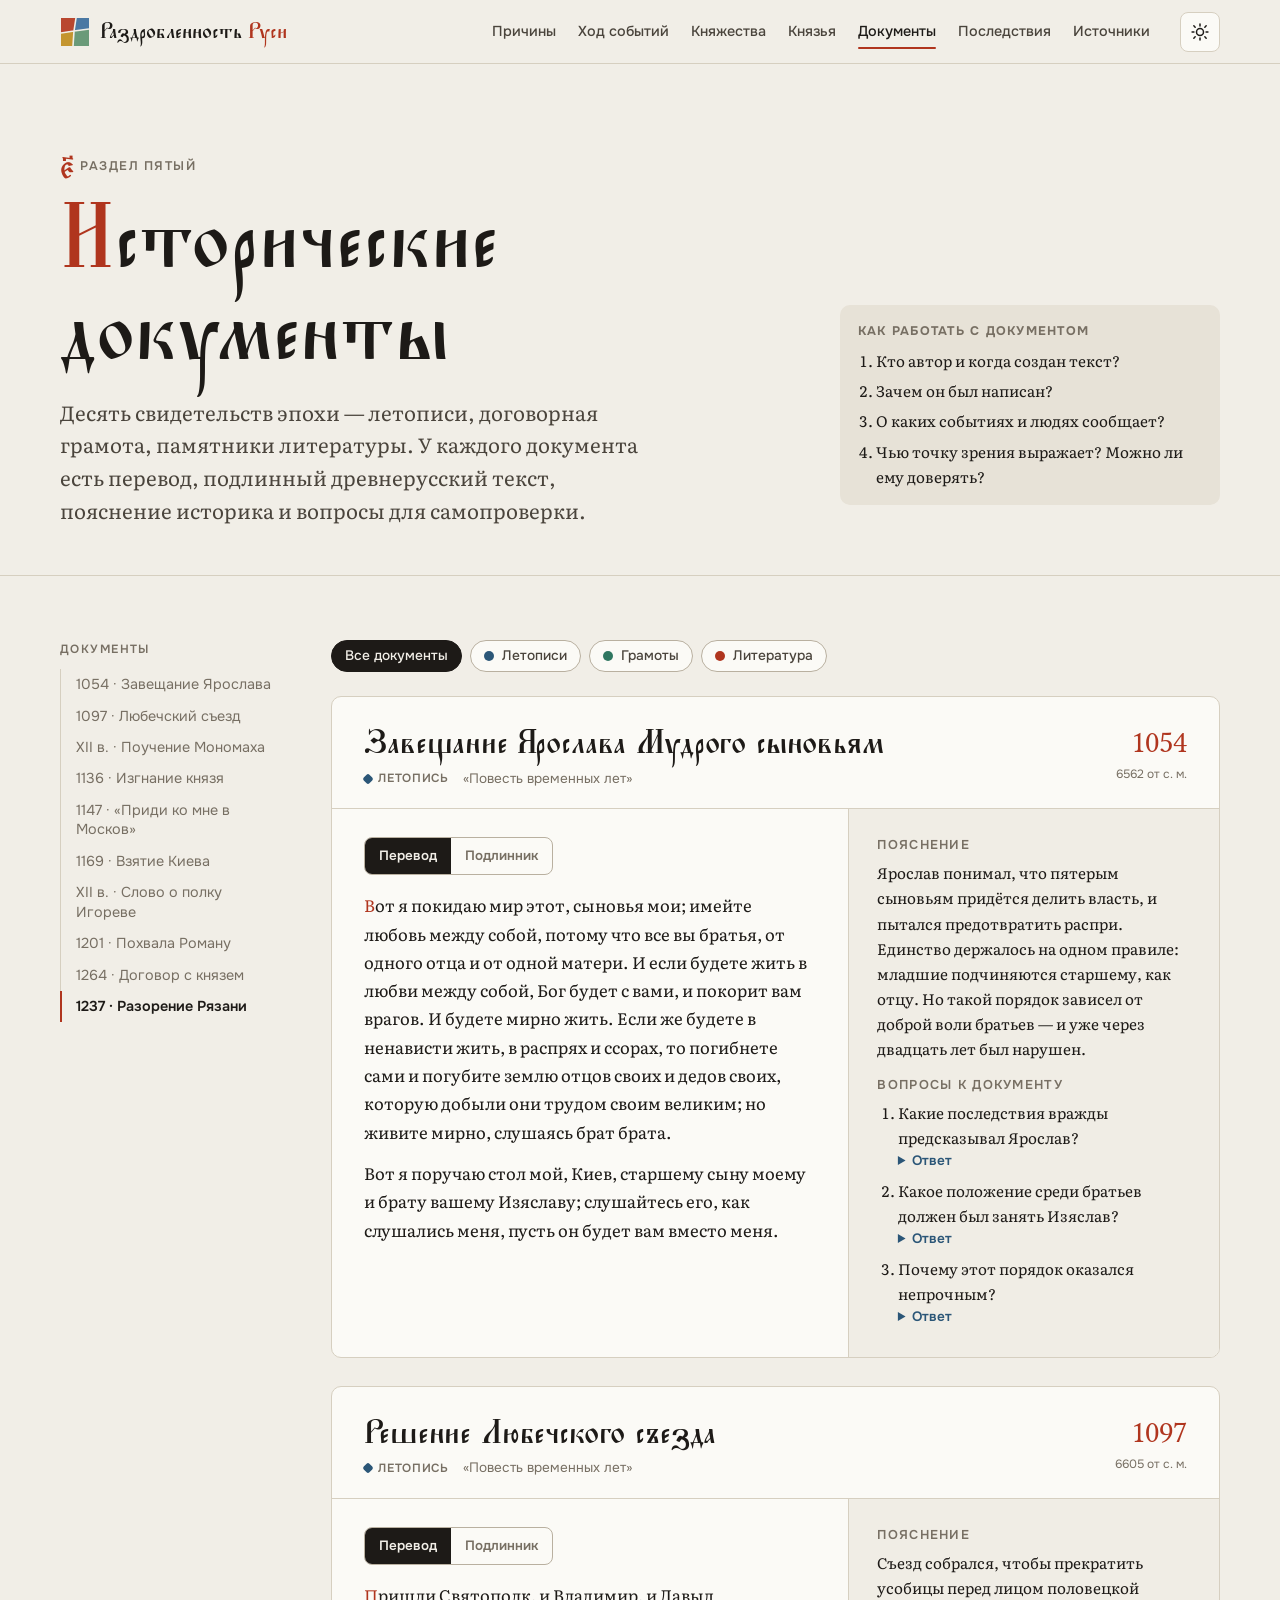
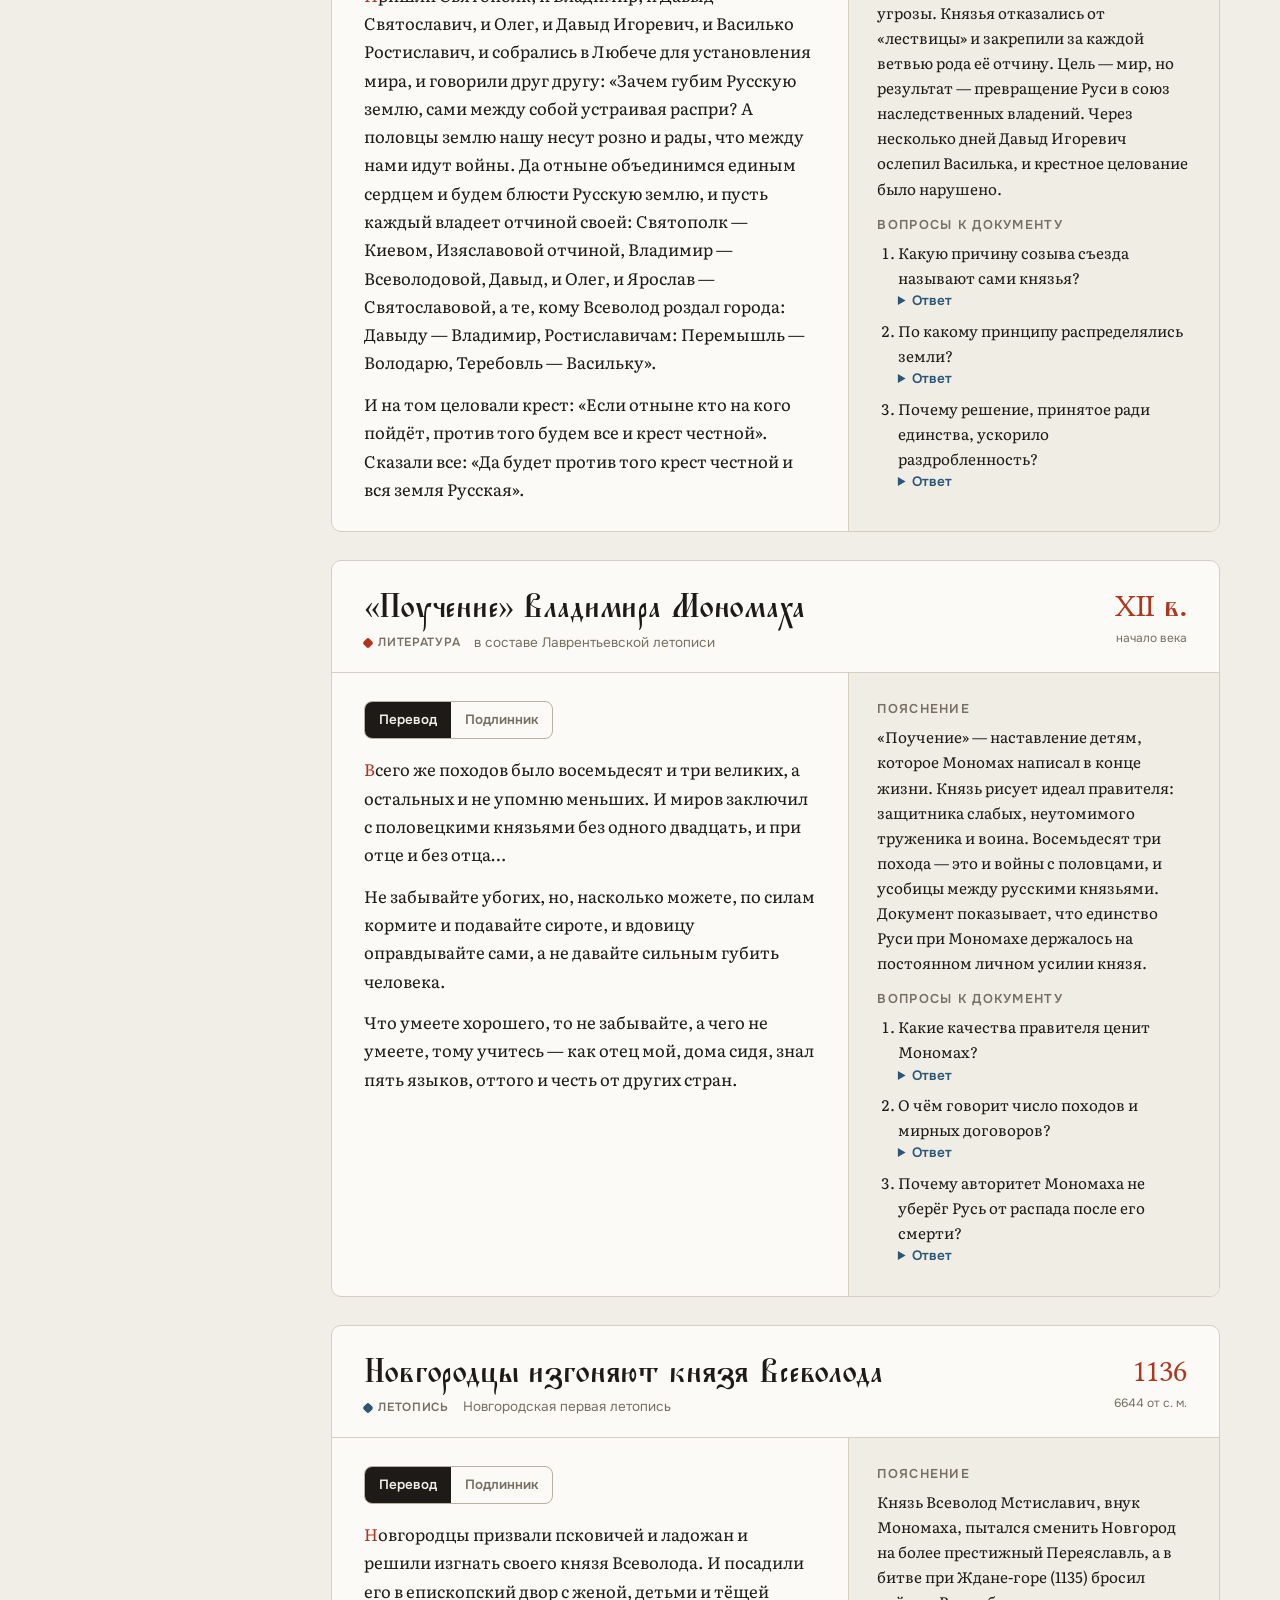
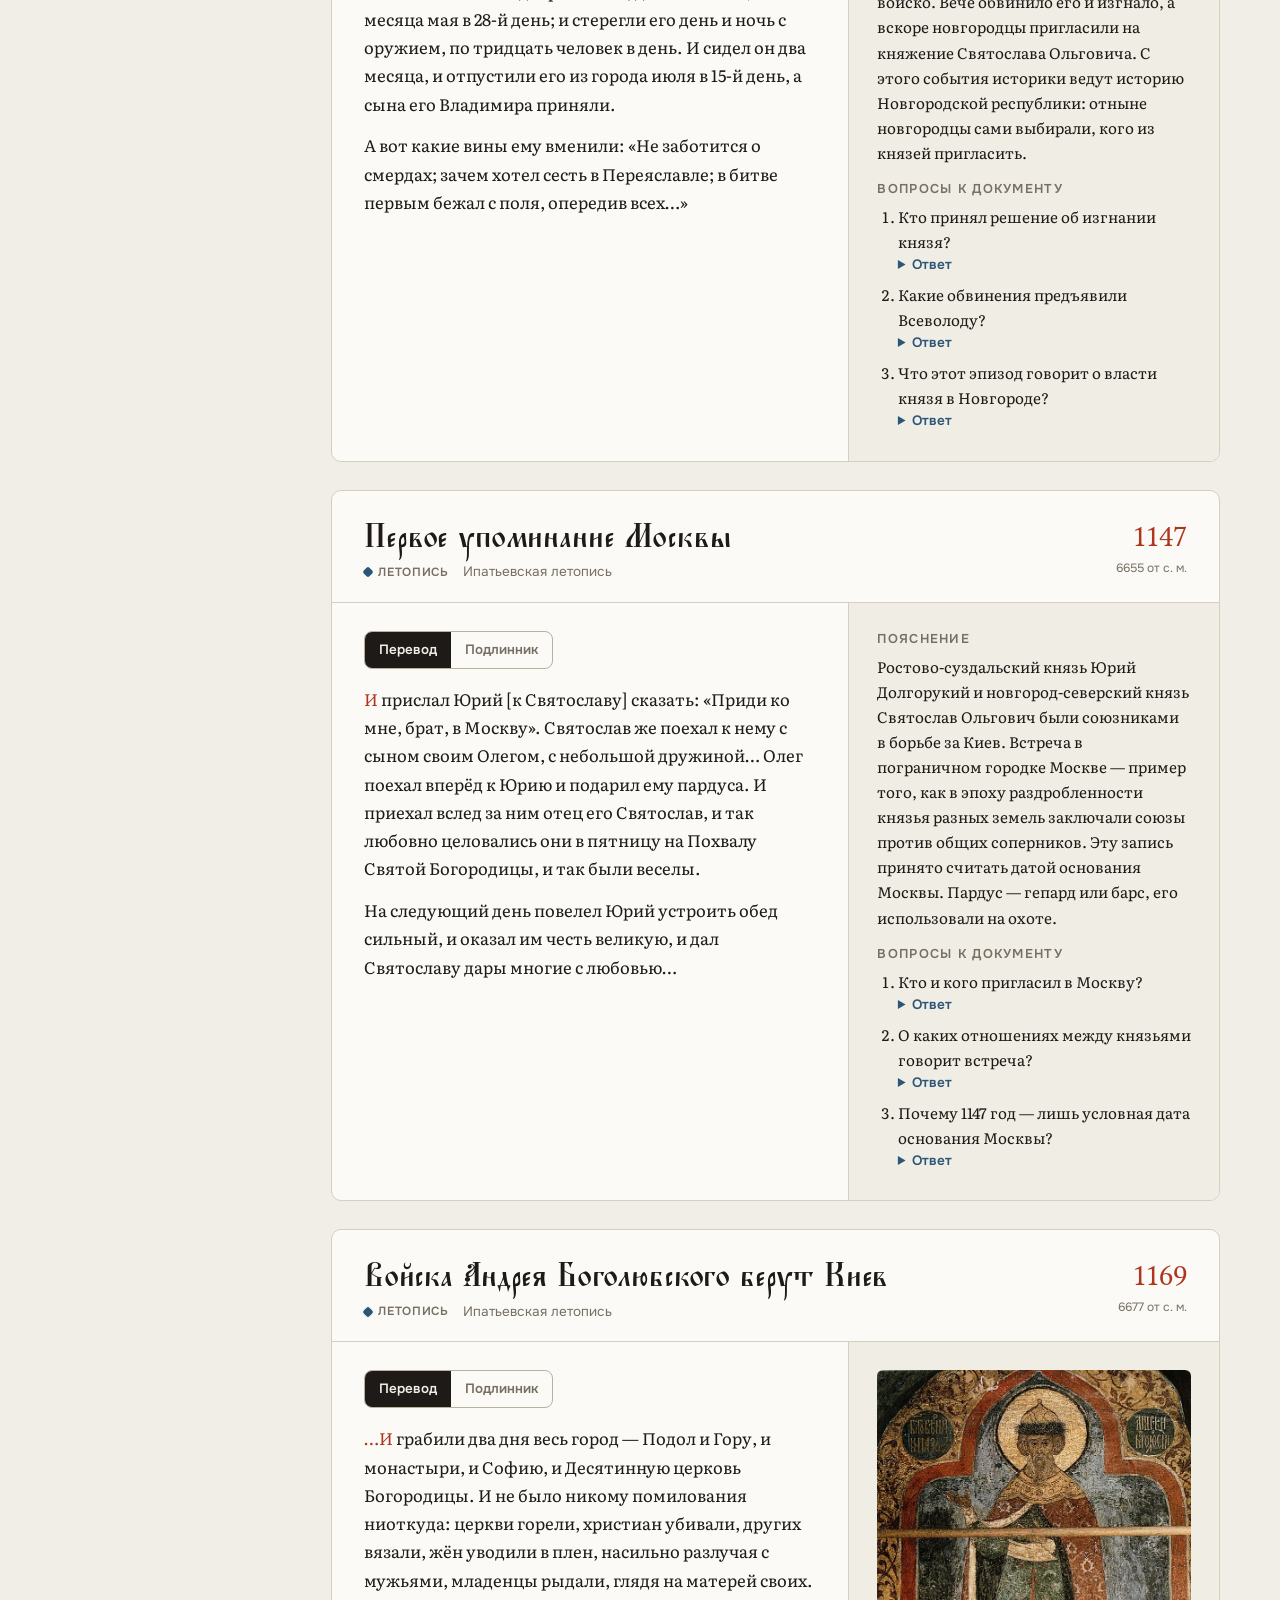
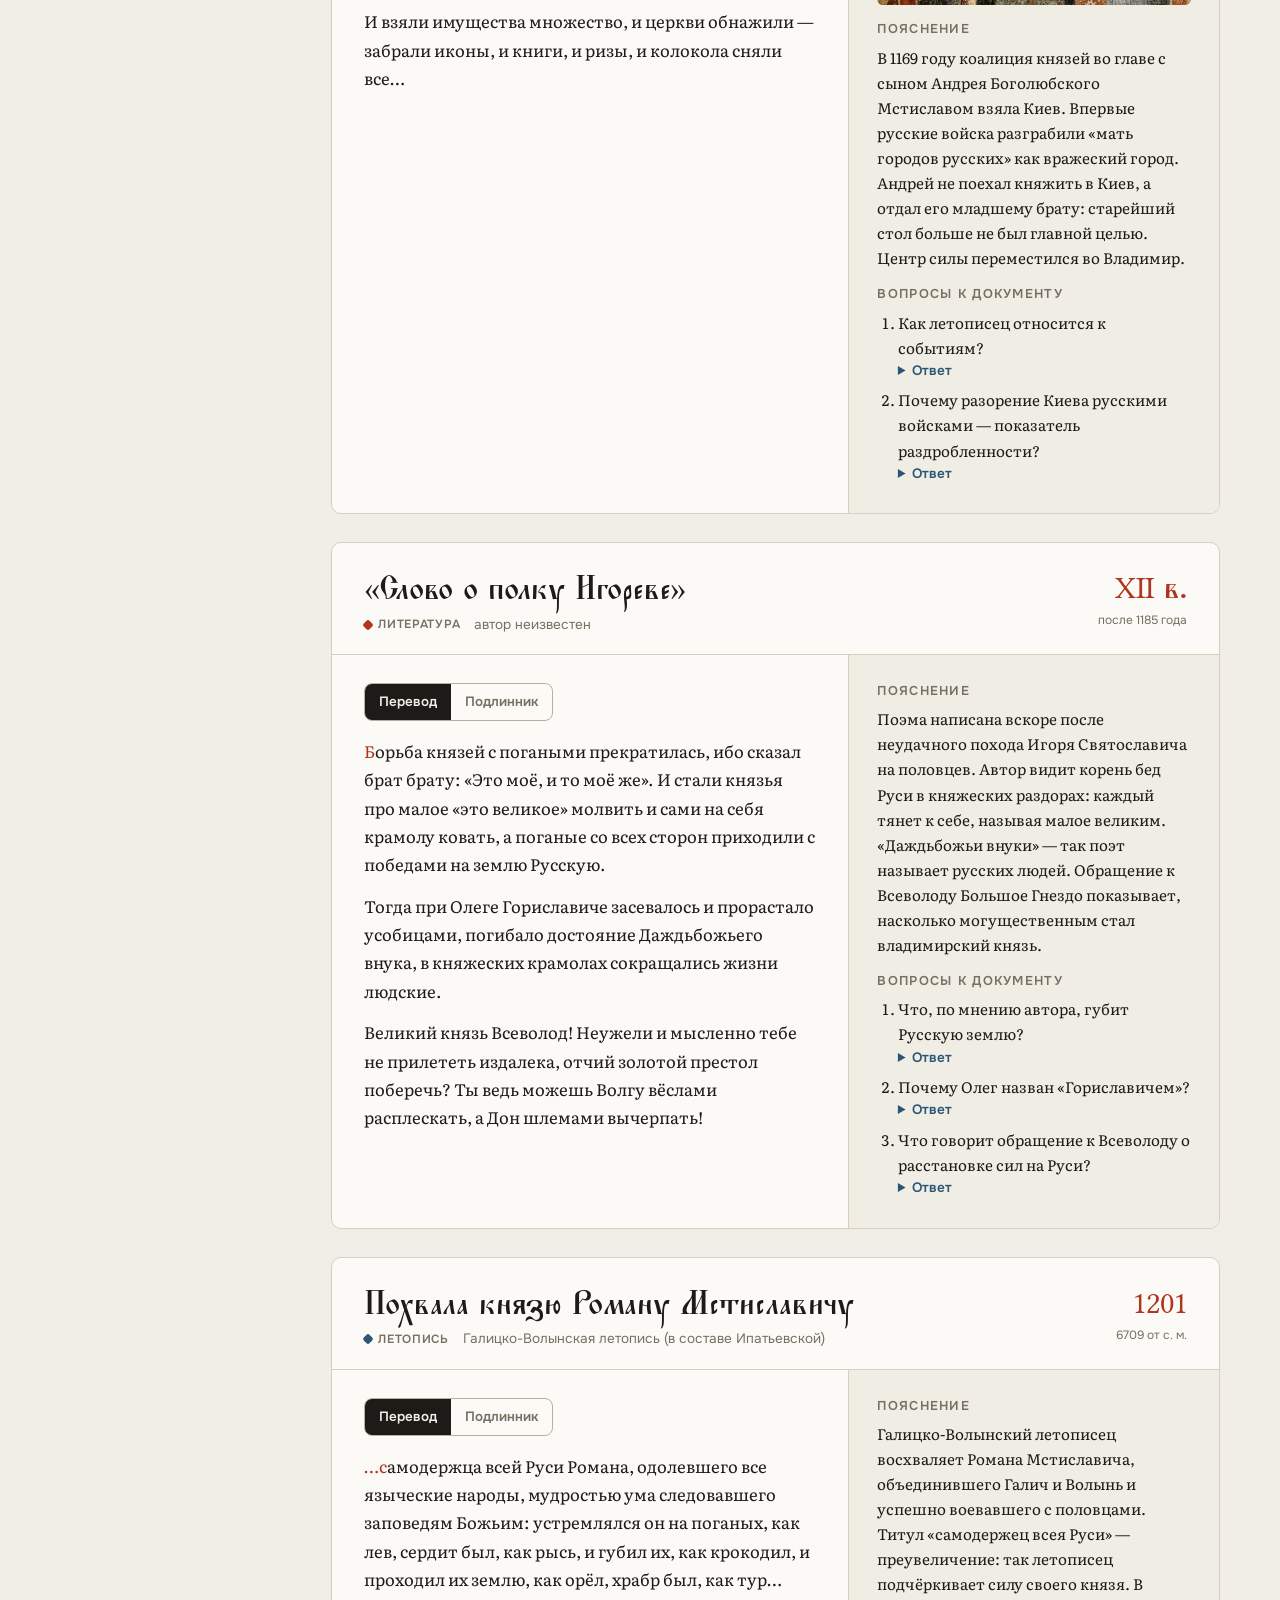
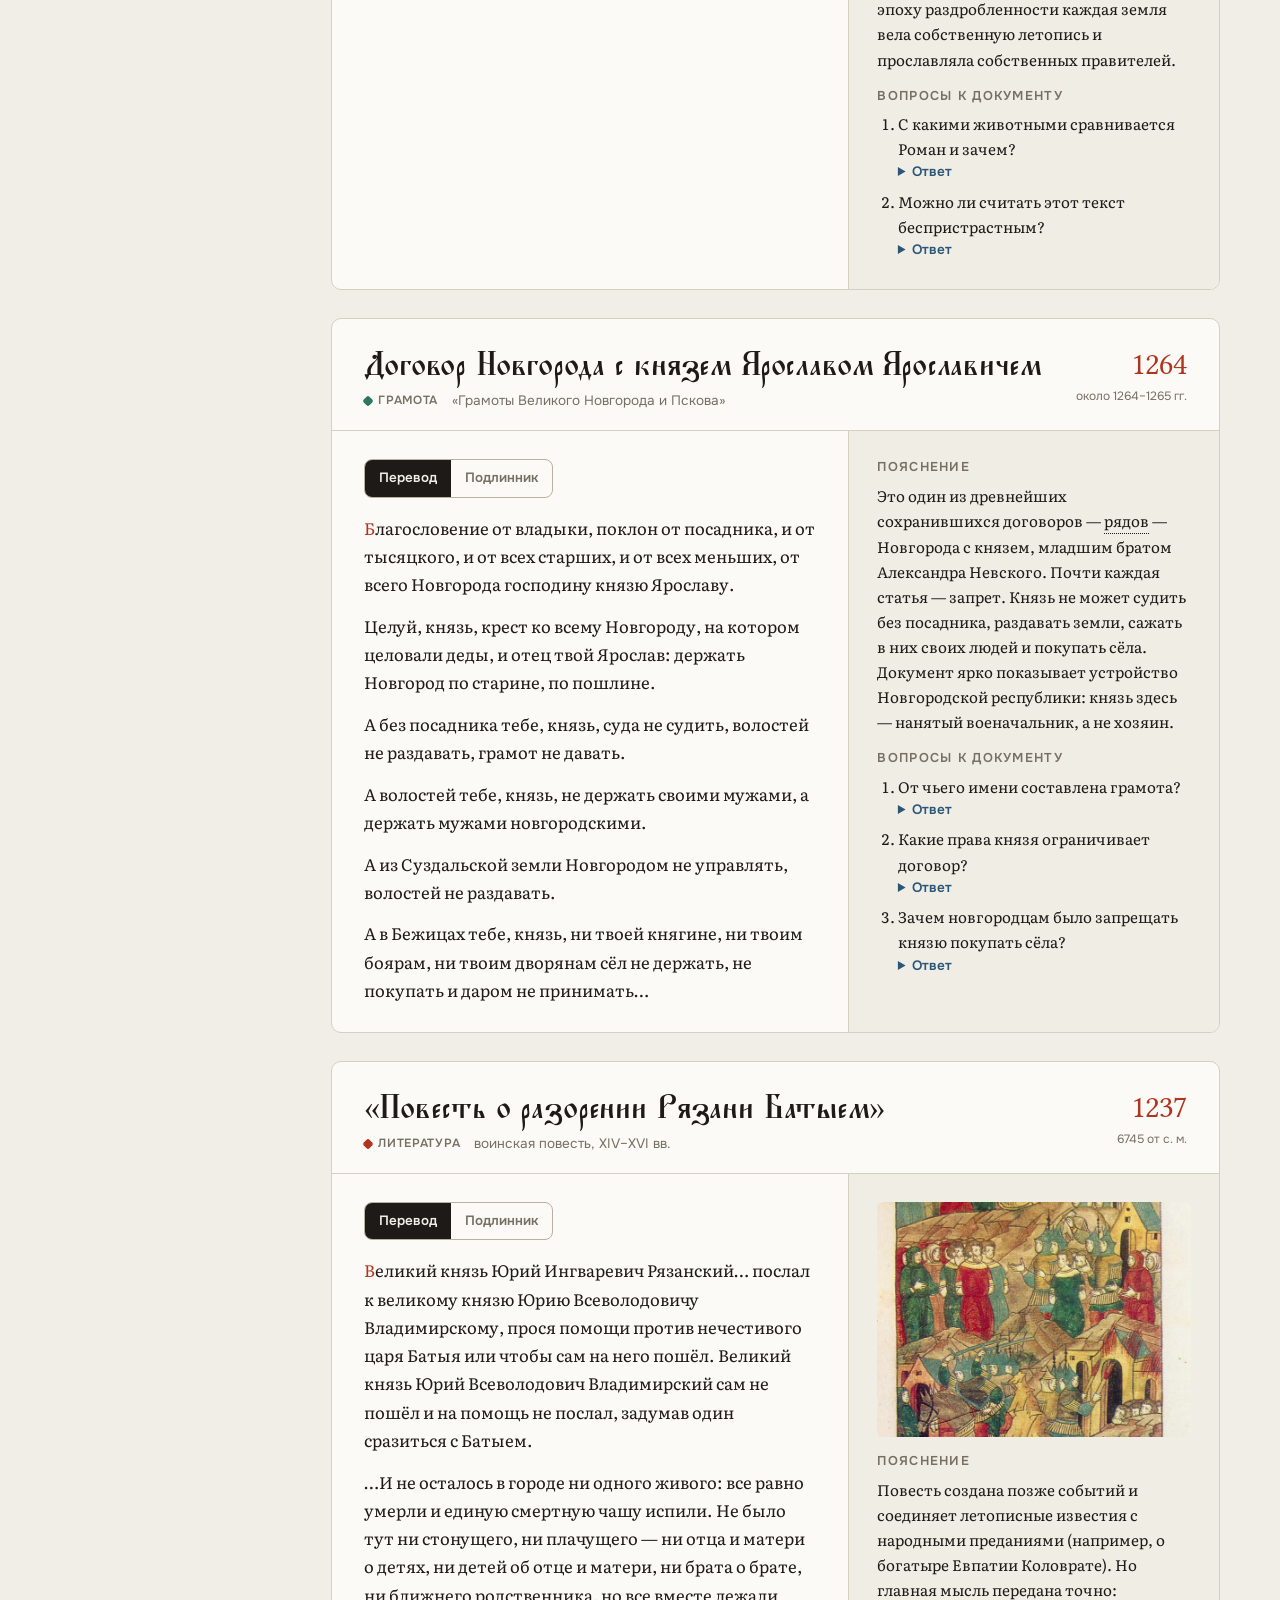
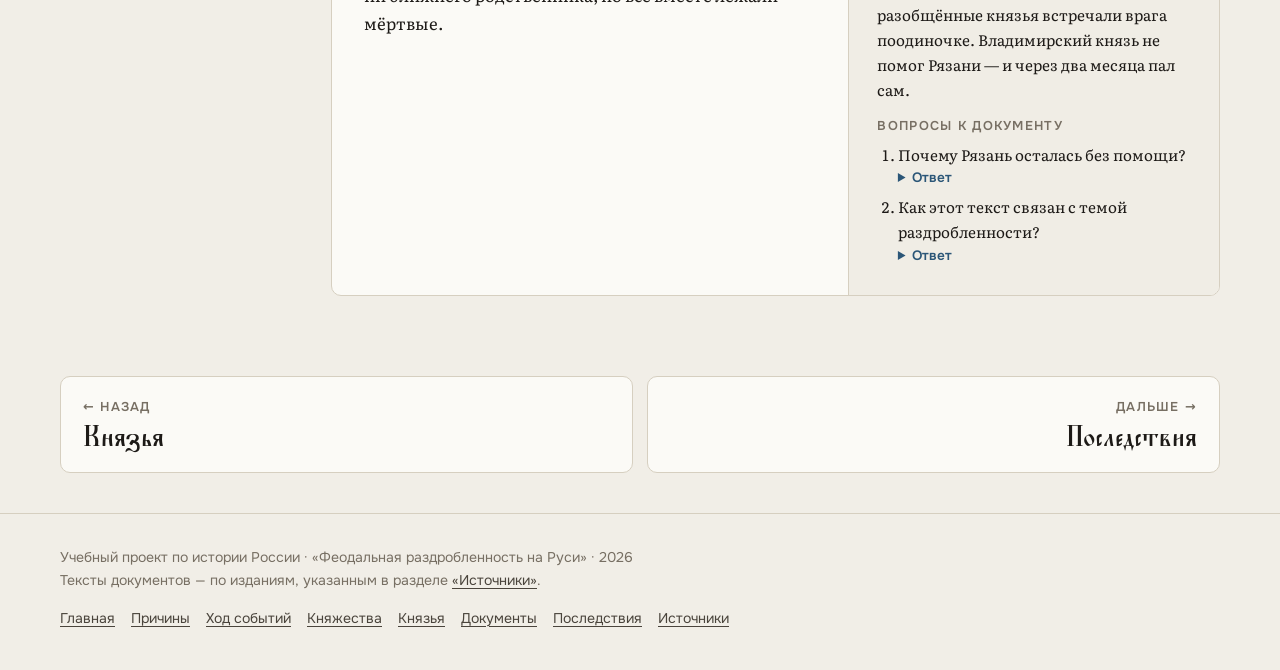
<file: dokumenty.html>
<!doctype html>
<html lang="ru">
<head>
<meta charset="utf-8">
<meta name="viewport" content="width=device-width, initial-scale=1">
<title>Исторические документы — Феодальная раздробленность Руси</title>
<meta name="description" content="Выдержки из летописей, грамот и литературных памятников с переводом, пояснениями и вопросами.">
<meta name="theme-color" content="#13202d">
<meta property="og:type" content="website">
<meta property="og:title" content="Исторические документы — Феодальная раздробленность Руси">
<meta property="og:description" content="Выдержки из летописей, грамот и литературных памятников с переводом, пояснениями и вопросами.">
<meta property="og:image" content="assets/img/og-cover.jpg">
<link rel="icon" href="assets/img/favicon.svg" type="image/svg+xml">
<script>document.documentElement.className+=" js";try{var t=localStorage.getItem("theme");if(t)document.documentElement.setAttribute("data-theme",t)}catch(e){}</script>
<link rel="stylesheet" href="assets/css/fonts.css">
<link rel="stylesheet" href="assets/css/style.css">
<script src="assets/js/glossary.js" defer></script>
<script src="assets/js/main.js" defer></script>
</head>
<body>
<a class="skip-link" href="#main">Перейти к содержанию</a>
<header class="site-header">
  <div class="container">
    <a class="brand" href="index.html" aria-label="На главную: Феодальная раздробленность Руси"><svg class="brand-mark" viewBox="0 0 30 30" aria-hidden="true"><path class="bm-1" d="M1 1H16L14 14L1 16Z" fill="var(--p-kiev)"/><path class="bm-2" d="M16 1H29V12L14 14Z" fill="var(--p-vladimir)"/><path class="bm-3" d="M1 16L14 14L13 29H1Z" fill="var(--p-galich)"/><path class="bm-4" d="M14 14L29 12V29H13Z" fill="var(--p-novgorod)"/><g fill="none" stroke="var(--bg)" stroke-width="1.6" stroke-linejoin="round"><path d="M16 1L14 14L13 29M1 16L14 14L29 12"/></g></svg><span class="brand-text">Раздробленность <span>Руси</span></span></a>
    <nav class="nav" id="site-nav" aria-label="Разделы сайта">
      <ul class="nav-list">
        <li><a href="prichiny.html"><span class="n" aria-hidden="true">а҃</span>Причины</a></li><li><a href="hod.html"><span class="n" aria-hidden="true">в҃</span>Ход событий</a></li><li><a href="knyazhestva.html"><span class="n" aria-hidden="true">г҃</span>Княжества</a></li><li><a href="knyazya.html"><span class="n" aria-hidden="true">д҃</span>Князья</a></li><li><a href="dokumenty.html" aria-current="page"><span class="n" aria-hidden="true">є҃</span>Документы</a></li><li><a href="posledstviya.html"><span class="n" aria-hidden="true">ѕ҃</span>Последствия</a></li><li><a href="istochniki.html"><span class="n" aria-hidden="true">з҃</span>Источники</a></li>
      </ul>
    </nav>
    <div class="header-actions">
      <button class="icon-btn theme-toggle" type="button" aria-label="Сменить тему оформления"><svg class="i-sun" viewBox="0 0 24 24" fill="none" stroke="currentColor" stroke-width="1.8" stroke-linecap="round"><circle cx="12" cy="12" r="4.2"/><path d="M12 2.5v2.2M12 19.3v2.2M4.6 4.6l1.6 1.6M17.8 17.8l1.6 1.6M2.5 12h2.2M19.3 12h2.2M4.6 19.4l1.6-1.6M17.8 6.2l1.6-1.6"/></svg><svg class="i-moon" viewBox="0 0 24 24" fill="none" stroke="currentColor" stroke-width="1.8" stroke-linecap="round" stroke-linejoin="round"><path d="M20 14.5A8 8 0 0 1 9.5 4a8 8 0 1 0 10.5 10.5z"/></svg></button>
      <button class="icon-btn menu-toggle" type="button" aria-controls="site-nav" aria-expanded="false" aria-label="Открыть меню"><svg viewBox="0 0 24 24" fill="none" stroke="currentColor" stroke-width="1.8" stroke-linecap="round"><path d="M4 7h16M4 12h16M4 17h16"/></svg></button>
    </div>
  </div>
  <div class="progress" aria-hidden="true"></div>
</header>
<main id="main">
<header class="page-hero">
  <div class="container page-hero-grid">
    <div>
      <span class="eyebrow"><span class="num" aria-hidden="true">є҃</span> Раздел пятый</span>
      <h1 class="h1"><span class="initial">И</span>сторические документы</h1>
      <p class="lead">Десять свидетельств эпохи — летописи, договорная грамота, памятники литературы. У каждого документа есть перевод, подлинный древнерусский текст, пояснение историка и вопросы для самопроверки.</p>
    </div>
    <aside class="page-hero-aside note" aria-label="Как работать с документом">
      <div class="note-title">Как работать с документом</div>
      <ol style="margin:0;padding-left:1.2em;font-size:.95rem">
        <li>Кто автор и когда создан текст?</li>
        <li>Зачем он был написан?</li>
        <li>О каких событиях и людях сообщает?</li>
        <li>Чью точку зрения выражает? Можно ли ему доверять?</li>
      </ol>
    </aside>
  </div>
</header>

<div class="container article-layout">
  <nav class="toc" aria-label="Список документов">
    <div class="toc-title">Документы</div>
    <ol>
      <li><a href="#yaroslav">1054 · Завещание Ярослава</a></li>
      <li><a href="#lyubech">1097 · Любечский съезд</a></li>
      <li><a href="#monomakh">XII в. · Поучение Мономаха</a></li>
      <li><a href="#novgorod1136">1136 · Изгнание князя</a></li>
      <li><a href="#moskva">1147 · «Приди ко мне в Москов»</a></li>
      <li><a href="#kiev1169">1169 · Взятие Киева</a></li>
      <li><a href="#slovo">XII в. · Слово о полку Игореве</a></li>
      <li><a href="#roman">1201 · Похвала Роману</a></li>
      <li><a href="#ryad">1264 · Договор с князем</a></li>
      <li><a href="#ryazan">1237 · Разорение Рязани</a></li>
    </ol>
  </nav>

  <div class="article">
    <div class="chips" role="group" aria-label="Тип документа" data-doc-filter style="margin-bottom:24px">
      <button class="chip" type="button" data-filter="all" aria-pressed="true">Все документы</button>
      <button class="chip" type="button" data-filter="chronicle" aria-pressed="false"><i class="dot" style="--c:var(--azure)"></i>Летописи</button>
      <button class="chip" type="button" data-filter="charter" aria-pressed="false"><i class="dot" style="--c:var(--verdigris)"></i>Грамоты</button>
      <button class="chip" type="button" data-filter="literature" aria-pressed="false"><i class="dot" style="--c:var(--cinnabar)"></i>Литература</button>
    </div>

    <div class="docs">

      <!-- 1 -->
      <article class="doc" id="yaroslav" data-type="chronicle">
        <div class="doc-head">
          <h3>Завещание Ярослава Мудрого сыновьям</h3>
          <div class="doc-meta"><span class="tag" style="--c:var(--azure)">Летопись</span><span>«Повесть временных лет»</span></div>
          <div class="doc-date"><b>1054</b><span>6562 от с. м.</span></div>
        </div>
        <div class="doc-body">
          <div class="doc-text">
            <div class="doc-switch" role="group" aria-label="Вариант текста"><button type="button" data-mode="trans" aria-pressed="true">Перевод</button><button type="button" data-mode="orig" aria-pressed="false">Подлинник</button></div>
            <div class="doc-trans" data-text="trans">
              <p>Вот я покидаю мир этот, сыновья мои; имейте любовь между собой, потому что все вы братья, от одного отца и от одной матери. И если будете жить в любви между собой, Бог будет с вами, и покорит вам врагов. И будете мирно жить. Если же будете в ненависти жить, в распрях и ссорах, то погибнете сами и погубите землю отцов своих и дедов своих, которую добыли они трудом своим великим; но живите мирно, слушаясь брат брата.</p>
              <p>Вот я поручаю стол мой, Киев, старшему сыну моему и брату вашему Изяславу; слушайтесь его, как слушались меня, пусть он будет вам вместо меня.</p>
            </div>
            <div class="doc-orig" data-text="orig" lang="orv" hidden>
              <p>Се азъ отхожю свѣта сего, сынове мои; имѣйте в собѣ любовь, понеже вы есте братья единого отца и матере. Да аще будете в любви межю собою, Богъ будеть в васъ, и покорить вы противныя подъ вы. И будете мирно живуще. Аще ли будете ненавидно живуще, в распряхъ и которающеся, то погыбнете сами, и погубите землю отець своихъ и дѣдъ своихъ, юже налѣзоша трудомъ своимъ великымъ; но пребывайте мирно, послушающе братъ брата.</p>
              <p>Се же поручаю в собе мѣсто столъ старѣйшему сыну моему и брату вашему Изяславу Кыевъ; сего послушайте, якоже послушаете мене, да той вы будеть в мене мѣсто.</p>
            </div>
          </div>
          <aside class="doc-side">
            <div>
              <h4>Пояснение</h4>
              <p>Ярослав понимал, что пятерым сыновьям придётся делить власть, и пытался предотвратить распри. Единство держалось на одном правиле: младшие подчиняются старшему, как отцу. Но такой порядок зависел от доброй воли братьев — и уже через двадцать лет был нарушен.</p>
            </div>
            <div>
              <h4>Вопросы к документу</h4>
              <ol>
                <li>Какие последствия вражды предсказывал Ярослав?<details><summary>Ответ</summary><p class="answer">Гибель самих князей и разорение земли, которую добыли их отцы и деды.</p></details></li>
                <li>Какое положение среди братьев должен был занять Изяслав?<details><summary>Ответ</summary><p class="answer">Киевского князя, «вместо отца» для младших братьев: они должны были его слушаться.</p></details></li>
                <li>Почему этот порядок оказался непрочным?<details><summary>Ответ</summary><p class="answer">Он держался только на согласии братьев и не учитывал права их сыновей. Когда интересы разошлись, младшие силой выгнали старшего (1073).</p></details></li>
              </ol>
            </div>
          </aside>
        </div>
      </article>

      <!-- 2 -->
      <article class="doc" id="lyubech" data-type="chronicle">
        <div class="doc-head">
          <h3>Решение Любечского съезда</h3>
          <div class="doc-meta"><span class="tag" style="--c:var(--azure)">Летопись</span><span>«Повесть временных лет»</span></div>
          <div class="doc-date"><b>1097</b><span>6605 от с. м.</span></div>
        </div>
        <div class="doc-body">
          <div class="doc-text">
            <div class="doc-switch" role="group" aria-label="Вариант текста"><button type="button" data-mode="trans" aria-pressed="true">Перевод</button><button type="button" data-mode="orig" aria-pressed="false">Подлинник</button></div>
            <div class="doc-trans" data-text="trans">
              <p>Пришли Святополк, и Владимир, и Давыд Святославич, и Олег, и Давыд Игоревич, и Василько Ростиславич, и собрались в Любече для установления мира, и говорили друг другу: «Зачем губим Русскую землю, сами между собой устраивая распри? А половцы землю нашу несут розно и рады, что между нами идут войны. Да отныне объединимся единым сердцем и будем блюсти Русскую землю, и пусть каждый владеет отчиной своей: Святополк — Киевом, Изяславовой отчиной, Владимир — Всеволодовой, Давыд, и Олег, и Ярослав — Святославовой, а те, кому Всеволод роздал города: Давыду — Владимир, Ростиславичам: Перемышль — Володарю, Теребовль — Васильку».</p>
              <p>И на том целовали крест: «Если отныне кто на кого пойдёт, против того будем все и крест честной». Сказали все: «Да будет против того крест честной и вся земля Русская».</p>
            </div>
            <div class="doc-orig" data-text="orig" lang="orv" hidden>
              <p>Приидоша Святополкъ, и Володимеръ, и Давыдъ Святославичь, и Олегъ, Давыдъ Игоревичь, и Василко Ростиславичь, и съвокупишася Любячи на устроенье мира, и глаголаша к собѣ, рекуще: «Почто губим Русьскую землю, сами на ся котору дѣюще? А половци землю нашю несуть розно, и ради суть, оже межю нами рати. Да ноне отселѣ имемся въ едино сердце, и блюдемъ Рускыѣ земли; кождо да держить отчину свою…»</p>
              <p>И на томь цѣловаша крестъ: «Аще кто отселѣ на кого будеть, то на того будемъ вси и крестъ честный».</p>
            </div>
          </div>
          <aside class="doc-side">
            <div>
              <h4>Пояснение</h4>
              <p>Съезд собрался, чтобы прекратить усобицы перед лицом половецкой угрозы. Князья отказались от «лествицы» и закрепили за каждой ветвью рода её отчину. Цель — мир, но результат — превращение Руси в союз наследственных владений. Через несколько дней Давыд Игоревич ослепил Василька, и крестное целование было нарушено.</p>
            </div>
            <div>
              <h4>Вопросы к документу</h4>
              <ol>
                <li>Какую причину созыва съезда называют сами князья?<details><summary>Ответ</summary><p class="answer">Усобицы, которыми пользуются половцы, разоряя Русскую землю.</p></details></li>
                <li>По какому принципу распределялись земли?<details><summary>Ответ</summary><p class="answer">По отчинам: каждый получал земли своего отца (Изяслава, Святослава, Всеволода).</p></details></li>
                <li>Почему решение, принятое ради единства, ускорило раздробленность?<details><summary>Ответ</summary><p class="answer">Земли стали наследственной собственностью ветвей рода, и князья сосредоточились на своих владениях.</p></details></li>
              </ol>
            </div>
          </aside>
        </div>
      </article>

      <!-- 3 -->
      <article class="doc" id="monomakh" data-type="literature">
        <div class="doc-head">
          <h3>«Поучение» Владимира Мономаха</h3>
          <div class="doc-meta"><span class="tag" style="--c:var(--cinnabar)">Литература</span><span>в составе Лаврентьевской летописи</span></div>
          <div class="doc-date"><b>XII в.</b><span>начало века</span></div>
        </div>
        <div class="doc-body">
          <div class="doc-text">
            <div class="doc-switch" role="group" aria-label="Вариант текста"><button type="button" data-mode="trans" aria-pressed="true">Перевод</button><button type="button" data-mode="orig" aria-pressed="false">Подлинник</button></div>
            <div class="doc-trans" data-text="trans">
              <p>Всего же походов было восемьдесят и три великих, а остальных и не упомню меньших. И миров заключил с половецкими князьями без одного двадцать, и при отце и без отца…</p>
              <p>Не забывайте убогих, но, насколько можете, по силам кормите и подавайте сироте, и вдовицу оправдывайте сами, а не давайте сильным губить человека.</p>
              <p>Что умеете хорошего, то не забывайте, а чего не умеете, тому учитесь — как отец мой, дома сидя, знал пять языков, оттого и честь от других стран.</p>
            </div>
            <div class="doc-orig" data-text="orig" lang="orv" hidden>
              <p>А всѣхъ путий 80 и 3 великихъ, а прока не испомню менших. И миров есмь створилъ с половечьскыми князи без одиного 20, и при отци и кромѣ отца…</p>
              <p class="gap">Остальные фрагменты даны только в переводе.</p>
            </div>
          </div>
          <aside class="doc-side">
            <div>
              <h4>Пояснение</h4>
              <p>«Поучение» — наставление детям, которое Мономах написал в конце жизни. Князь рисует идеал правителя: защитника слабых, неутомимого труженика и воина. Восемьдесят три похода — это и войны с половцами, и усобицы между русскими князьями. Документ показывает, что единство Руси при Мономахе держалось на постоянном личном усилии князя.</p>
            </div>
            <div>
              <h4>Вопросы к документу</h4>
              <ol>
                <li>Какие качества правителя ценит Мономах?<details><summary>Ответ</summary><p class="answer">Заботу о бедных и сиротах, справедливость, трудолюбие, стремление к знаниям.</p></details></li>
                <li>О чём говорит число походов и мирных договоров?<details><summary>Ответ</summary><p class="answer">Князь почти всю жизнь провёл в походах: войны — и с половцами, и между князьями — были постоянными.</p></details></li>
                <li>Почему авторитет Мономаха не уберёг Русь от распада после его смерти?<details><summary>Ответ</summary><p class="answer">Единство держалось на личности правителя, а не на прочных государственных учреждениях и экономических связях.</p></details></li>
              </ol>
            </div>
          </aside>
        </div>
      </article>

      <!-- 4 -->
      <article class="doc" id="novgorod1136" data-type="chronicle">
        <div class="doc-head">
          <h3>Новгородцы изгоняют князя Всеволода</h3>
          <div class="doc-meta"><span class="tag" style="--c:var(--azure)">Летопись</span><span>Новгородская первая летопись</span></div>
          <div class="doc-date"><b>1136</b><span>6644 от с. м.</span></div>
        </div>
        <div class="doc-body">
          <div class="doc-text">
            <div class="doc-switch" role="group" aria-label="Вариант текста"><button type="button" data-mode="trans" aria-pressed="true">Перевод</button><button type="button" data-mode="orig" aria-pressed="false">Подлинник</button></div>
            <div class="doc-trans" data-text="trans">
              <p>Новгородцы призвали псковичей и ладожан и решили изгнать своего князя Всеволода. И посадили его в епископский двор с женой, детьми и тёщей месяца мая в 28-й день; и стерегли его день и ночь с оружием, по тридцать человек в день. И сидел он два месяца, и отпустили его из города июля в 15-й день, а сына его Владимира приняли.</p>
              <p>А вот какие вины ему вменили: «Не заботится о смердах; зачем хотел сесть в Переяславле; в битве первым бежал с поля, опередив всех…»</p>
            </div>
            <div class="doc-orig" data-text="orig" lang="orv" hidden>
              <p>Новгородьци призваша плесковиче и ладожаны и сдумаша, яко изгонити князя своего Всеволода, и въсадиша въ епископль дворъ, с женою и съ дѣтьми и съ тещею, мѣсяца маия въ 28; и стражье стрежаху день и нощь съ оружиемь, 30 мужь на день; и седе 2 мѣсяца, и пустиша и из города июля въ 15, а сына его Володимира прияша.</p>
              <p>А се вины его творяху: не блюдеть смердъ; чему хотѣлъ еси сѣсти Переяславли; ѣхалъ еси съ пълку переди всѣхъ…</p>
            </div>
          </div>
          <aside class="doc-side">
            <div>
              <h4>Пояснение</h4>
              <p>Князь Всеволод Мстиславич, внук Мономаха, пытался сменить Новгород на более престижный Переяславль, а в битве при Ждане-горе (1135) бросил войско. Вече обвинило его и изгнало, а вскоре новгородцы пригласили на княжение Святослава Ольговича. С этого события историки ведут историю Новгородской республики: отныне новгородцы сами выбирали, кого из князей пригласить.</p>
            </div>
            <div>
              <h4>Вопросы к документу</h4>
              <ol>
                <li>Кто принял решение об изгнании князя?<details><summary>Ответ</summary><p class="answer">Новгородцы вместе с псковичами и ладожанами — то есть вече.</p></details></li>
                <li>Какие обвинения предъявили Всеволоду?<details><summary>Ответ</summary><p class="answer">Что он не заботится о простых людях (смердах), хотел уйти княжить в Переяславль и первым бежал с поля боя.</p></details></li>
                <li>Что этот эпизод говорит о власти князя в Новгороде?<details><summary>Ответ</summary><p class="answer">Князь был не хозяином, а наёмным правителем: город мог его судить и выгнать.</p></details></li>
              </ol>
            </div>
          </aside>
        </div>
      </article>

      <!-- 5 -->
      <article class="doc" id="moskva" data-type="chronicle">
        <div class="doc-head">
          <h3>Первое упоминание Москвы</h3>
          <div class="doc-meta"><span class="tag" style="--c:var(--azure)">Летопись</span><span>Ипатьевская летопись</span></div>
          <div class="doc-date"><b>1147</b><span>6655 от с. м.</span></div>
        </div>
        <div class="doc-body">
          <div class="doc-text">
            <div class="doc-switch" role="group" aria-label="Вариант текста"><button type="button" data-mode="trans" aria-pressed="true">Перевод</button><button type="button" data-mode="orig" aria-pressed="false">Подлинник</button></div>
            <div class="doc-trans" data-text="trans">
              <p>И прислал Юрий [к Святославу] сказать: «Приди ко мне, брат, в Москву». Святослав же поехал к нему с сыном своим Олегом, с небольшой дружиной… Олег поехал вперёд к Юрию и подарил ему пардуса. И приехал вслед за ним отец его Святослав, и так любовно целовались они в пятницу на Похвалу Святой Богородицы, и так были веселы.</p>
              <p>На следующий день повелел Юрий устроить обед сильный, и оказал им честь великую, и дал Святославу дары многие с любовью…</p>
            </div>
            <div class="doc-orig" data-text="orig" lang="orv" hidden>
              <p>И прислав Гюргий, рече: «Приди ко мнѣ, брате, в Московъ». Святославъ же ѣха к нему съ дѣтятемь своимь Олгомь, в малѣ дружинѣ… Олегъ же ѣха наперед к Гюргеви, и да ему пардусъ. И приѣха по немь отець его Святославъ, и тако любезно цѣловастася в день пятокъ на Похвалу святѣй Богородици, и тако быша весели.</p>
              <p>На утрѣй же день повелѣ Гюргий устроити обѣдъ силенъ, и створи честь велику имъ, и да Святославу дары многы с любовию…</p>
            </div>
          </div>
          <aside class="doc-side">
            <div>
              <h4>Пояснение</h4>
              <p>Ростово-суздальский князь Юрий Долгорукий и новгород-северский князь Святослав Ольгович были союзниками в борьбе за Киев. Встреча в пограничном городке Москве — пример того, как в эпоху раздробленности князья разных земель заключали союзы против общих соперников. Эту запись принято считать датой основания Москвы. Пардус — гепард или барс, его использовали на охоте.</p>
            </div>
            <div>
              <h4>Вопросы к документу</h4>
              <ol>
                <li>Кто и кого пригласил в Москву?<details><summary>Ответ</summary><p class="answer">Юрий Долгорукий пригласил новгород-северского князя Святослава Ольговича.</p></details></li>
                <li>О каких отношениях между князьями говорит встреча?<details><summary>Ответ</summary><p class="answer">О союзе: Юрий принимал Святослава с почётом, устроил пир и одарил его.</p></details></li>
                <li>Почему 1147 год — лишь условная дата основания Москвы?<details><summary>Ответ</summary><p class="answer">Поселение существовало и раньше: летопись упоминает его как уже известный город, где можно устроить пир для князей.</p></details></li>
              </ol>
            </div>
          </aside>
        </div>
      </article>

      <!-- 6 -->
      <article class="doc" id="kiev1169" data-type="chronicle">
        <div class="doc-head">
          <h3>Войска Андрея Боголюбского берут Киев</h3>
          <div class="doc-meta"><span class="tag" style="--c:var(--azure)">Летопись</span><span>Ипатьевская летопись</span></div>
          <div class="doc-date"><b>1169</b><span>6677 от с. м.</span></div>
        </div>
        <div class="doc-body">
          <div class="doc-text">
            <div class="doc-switch" role="group" aria-label="Вариант текста"><button type="button" data-mode="trans" aria-pressed="true">Перевод</button><button type="button" data-mode="orig" aria-pressed="false">Подлинник</button></div>
            <div class="doc-trans" data-text="trans">
              <p>…И грабили два дня весь город — Подол и Гору, и монастыри, и Софию, и Десятинную церковь Богородицы. И не было никому помилования ниоткуда: церкви горели, христиан убивали, других вязали, жён уводили в плен, насильно разлучая с мужьями, младенцы рыдали, глядя на матерей своих.</p>
              <p>И взяли имущества множество, и церкви обнажили — забрали иконы, и книги, и ризы, и колокола сняли все…</p>
            </div>
            <div class="doc-orig" data-text="orig" lang="orv" hidden>
              <p>…и грабиша за 2 дни весь градъ, Подолье и Гору, и манастыри, и Софью, и Десятиньную Богородицю, и не бысть помилования никомуже ни откудуже, церквамъ горящимъ, крестьяномъ убиваемомъ, другымъ вяжемымъ, жены ведоми бываху в полонъ, разлучаеми нужею от мужий своихъ, младенци рыдаху зряще материй своихъ.</p>
              <p>И взяша имѣнья множьство, и церкви обнажиша иконами и книгами и ризами, и колоколы изнесоша все…</p>
            </div>
          </div>
          <aside class="doc-side">
            <figure class="doc-figure">
              <img src="assets/img/bogolyubsky-fresco.jpg" alt="Андрей Боголюбский, фреска" loading="lazy" style="aspect-ratio:4/3;object-fit:cover;object-position:top">
            </figure>
            <div>
              <h4>Пояснение</h4>
              <p>В 1169 году коалиция князей во главе с сыном Андрея Боголюбского Мстиславом взяла Киев. Впервые русские войска разграбили «мать городов русских» как вражеский город. Андрей не поехал княжить в Киев, а отдал его младшему брату: старейший стол больше не был главной целью. Центр силы переместился во Владимир.</p>
            </div>
            <div>
              <h4>Вопросы к документу</h4>
              <ol>
                <li>Как летописец относится к событиям?<details><summary>Ответ</summary><p class="answer">Он сочувствует киевлянам и с ужасом описывает разорение: убийства, плен, разграбление храмов.</p></details></li>
                <li>Почему разорение Киева русскими войсками — показатель раздробленности?<details><summary>Ответ</summary><p class="answer">Князья воспринимали другие русские земли как чужие и воевали с ними как с врагами.</p></details></li>
              </ol>
            </div>
          </aside>
        </div>
      </article>

      <!-- 7 -->
      <article class="doc" id="slovo" data-type="literature">
        <div class="doc-head">
          <h3>«Слово о полку Игореве»</h3>
          <div class="doc-meta"><span class="tag" style="--c:var(--cinnabar)">Литература</span><span>автор неизвестен</span></div>
          <div class="doc-date"><b>XII в.</b><span>после 1185 года</span></div>
        </div>
        <div class="doc-body">
          <div class="doc-text">
            <div class="doc-switch" role="group" aria-label="Вариант текста"><button type="button" data-mode="trans" aria-pressed="true">Перевод</button><button type="button" data-mode="orig" aria-pressed="false">Подлинник</button></div>
            <div class="doc-trans" data-text="trans">
              <p>Борьба князей с погаными прекратилась, ибо сказал брат брату: «Это моё, и то моё же». И стали князья про малое «это великое» молвить и сами на себя крамолу ковать, а поганые со всех сторон приходили с победами на землю Русскую.</p>
              <p>Тогда при Олеге Гориславиче засевалось и прорастало усобицами, погибало достояние Даждьбожьего внука, в княжеских крамолах сокращались жизни людские.</p>
              <p>Великий князь Всеволод! Неужели и мысленно тебе не прилететь издалека, отчий золотой престол поберечь? Ты ведь можешь Волгу вёслами расплескать, а Дон шлемами вычерпать!</p>
            </div>
            <div class="doc-orig" data-text="orig" lang="orv" hidden>
              <p>Усобица княземъ на поганыя погыбе, рекоста бо братъ брату: «Се мое, а то мое же». И начяша князи про малое «се великое» млъвити, а сами на себѣ крамолу ковати. А погании съ всѣхъ странъ прихождаху съ побѣдами на землю Рускую.</p>
              <p>Тогда при Олзѣ Гориславличи сѣяшется и растяшеть усобицами, погибашеть жизнь Даждьбожа внука, въ княжихъ крамолахъ вѣци человѣкомь скратишась.</p>
              <p>Великый княже Всеволоде! Не мыслию ти прелетѣти издалеча, отня злата стола поблюсти? Ты бо можеши Волгу веслы раскропити, а Донъ шеломы выльяти!</p>
            </div>
          </div>
          <aside class="doc-side">
            <div>
              <h4>Пояснение</h4>
              <p>Поэма написана вскоре после неудачного похода Игоря Святославича на половцев. Автор видит корень бед Руси в княжеских раздорах: каждый тянет к себе, называя малое великим. «Даждьбожьи внуки» — так поэт называет русских людей. Обращение к Всеволоду Большое Гнездо показывает, насколько могущественным стал владимирский князь.</p>
            </div>
            <div>
              <h4>Вопросы к документу</h4>
              <ol>
                <li>Что, по мнению автора, губит Русскую землю?<details><summary>Ответ</summary><p class="answer">Усобицы князей: они делят земли («это моё»), а враги пользуются их раздорами.</p></details></li>
                <li>Почему Олег назван «Гориславичем»?<details><summary>Ответ</summary><p class="answer">Олег Святославич много раз приводил половцев на Русь в борьбе за Чернигов — его «слава» принесла горе.</p></details></li>
                <li>Что говорит обращение к Всеволоду о расстановке сил на Руси?<details><summary>Ответ</summary><p class="answer">Сильнейшим стал владимирский князь, а не киевский: только его войско могло спасти положение.</p></details></li>
              </ol>
            </div>
          </aside>
        </div>
      </article>

      <!-- 8 -->
      <article class="doc" id="roman" data-type="chronicle">
        <div class="doc-head">
          <h3>Похвала князю Роману Мстиславичу</h3>
          <div class="doc-meta"><span class="tag" style="--c:var(--azure)">Летопись</span><span>Галицко-Волынская летопись (в составе Ипатьевской)</span></div>
          <div class="doc-date"><b>1201</b><span>6709 от с. м.</span></div>
        </div>
        <div class="doc-body">
          <div class="doc-text">
            <div class="doc-switch" role="group" aria-label="Вариант текста"><button type="button" data-mode="trans" aria-pressed="true">Перевод</button><button type="button" data-mode="orig" aria-pressed="false">Подлинник</button></div>
            <div class="doc-trans" data-text="trans">
              <p>…самодержца всей Руси Романа, одолевшего все языческие народы, мудростью ума следовавшего заповедям Божьим: устремлялся он на поганых, как лев, сердит был, как рысь, и губил их, как крокодил, и проходил их землю, как орёл, храбр был, как тур…</p>
            </div>
            <div class="doc-orig" data-text="orig" lang="orv" hidden>
              <p>…самодержьця всея Руси Романа, одолѣвша всимъ поганьскымъ языкомъ, ума мудростью ходяща по заповѣдемъ Божиимъ: устремил бо ся бяше на поганыя яко и левъ, сердитъ же бысть яко и рысь, и губяше яко и коркодилъ, и прехожаше землю ихъ яко и орелъ, храборъ бо бѣ яко и туръ…</p>
            </div>
          </div>
          <aside class="doc-side">
            <div>
              <h4>Пояснение</h4>
              <p>Галицко-Волынский летописец восхваляет Романа Мстиславича, объединившего Галич и Волынь и успешно воевавшего с половцами. Титул «самодержец всея Руси» — преувеличение: так летописец подчёркивает силу своего князя. В эпоху раздробленности каждая земля вела собственную летопись и прославляла собственных правителей.</p>
            </div>
            <div>
              <h4>Вопросы к документу</h4>
              <ol>
                <li>С какими животными сравнивается Роман и зачем?<details><summary>Ответ</summary><p class="answer">Со львом, рысью, крокодилом, орлом и туром — чтобы показать его храбрость, грозность и стремительность.</p></details></li>
                <li>Можно ли считать этот текст беспристрастным?<details><summary>Ответ</summary><p class="answer">Нет: это похвала «своему» князю, написанная придворным летописцем.</p></details></li>
              </ol>
            </div>
          </aside>
        </div>
      </article>

      <!-- 9 -->
      <article class="doc" id="ryad" data-type="charter">
        <div class="doc-head">
          <h3>Договор Новгорода с князем Ярославом Ярославичем</h3>
          <div class="doc-meta"><span class="tag" style="--c:var(--verdigris)">Грамота</span><span>«Грамоты Великого Новгорода и Пскова»</span></div>
          <div class="doc-date"><b>1264</b><span>около 1264–1265 гг.</span></div>
        </div>
        <div class="doc-body">
          <div class="doc-text">
            <div class="doc-switch" role="group" aria-label="Вариант текста"><button type="button" data-mode="trans" aria-pressed="true">Перевод</button><button type="button" data-mode="orig" aria-pressed="false">Подлинник</button></div>
            <div class="doc-trans" data-text="trans">
              <p>Благословение от владыки, поклон от посадника, и от тысяцкого, и от всех старших, и от всех меньших, от всего Новгорода господину князю Ярославу.</p>
              <p>Целуй, князь, крест ко всему Новгороду, на котором целовали деды, и отец твой Ярослав: держать Новгород по старине, по пошлине.</p>
              <p>А без посадника тебе, князь, суда не судить, волостей не раздавать, грамот не давать.</p>
              <p>А волостей тебе, князь, не держать своими мужами, а держать мужами новгородскими.</p>
              <p>А из Суздальской земли Новгородом не управлять, волостей не раздавать.</p>
              <p>А в Бежицах тебе, князь, ни твоей княгине, ни твоим боярам, ни твоим дворянам сёл не держать, не покупать и даром не принимать…</p>
            </div>
            <div class="doc-orig" data-text="orig" lang="orv" hidden>
              <p>…А безъ посадника, княже, суда не судити, ни волостии раздавати, ни грамотъ даяти.</p>
              <p>…А из Суждальскои земли Новагорода не рядити, ни волостии ти не роздавати.</p>
              <p class="gap">Приведены отдельные статьи; полный текст — в издании «Грамоты Великого Новгорода и Пскова» (1949).</p>
            </div>
          </div>
          <aside class="doc-side">
            <div>
              <h4>Пояснение</h4>
              <p>Это один из древнейших сохранившихся договоров — <button type="button" class="term" data-term="ряд">рядов</button> — Новгорода с князем, младшим братом Александра Невского. Почти каждая статья — запрет. Князь не может судить без посадника, раздавать земли, сажать в них своих людей и покупать сёла. Документ ярко показывает устройство Новгородской республики: князь здесь — нанятый военачальник, а не хозяин.</p>
            </div>
            <div>
              <h4>Вопросы к документу</h4>
              <ol>
                <li>От чьего имени составлена грамота?<details><summary>Ответ</summary><p class="answer">От владыки, посадника, тысяцкого и «всего Новгорода» — то есть от городской общины.</p></details></li>
                <li>Какие права князя ограничивает договор?<details><summary>Ответ</summary><p class="answer">Суд, раздачу земель и выдачу грамот без посадника; владение сёлами; управление Новгородом из своей Суздальской земли.</p></details></li>
                <li>Зачем новгородцам было запрещать князю покупать сёла?<details><summary>Ответ</summary><p class="answer">Чтобы князь не стал крупным землевладельцем и не превратился в полноправного хозяина Новгородской земли.</p></details></li>
              </ol>
            </div>
          </aside>
        </div>
      </article>

      <!-- 10 -->
      <article class="doc" id="ryazan" data-type="literature">
        <div class="doc-head">
          <h3>«Повесть о разорении Рязани Батыем»</h3>
          <div class="doc-meta"><span class="tag" style="--c:var(--cinnabar)">Литература</span><span>воинская повесть, XIV–XVI вв.</span></div>
          <div class="doc-date"><b>1237</b><span>6745 от с. м.</span></div>
        </div>
        <div class="doc-body">
          <div class="doc-text">
            <div class="doc-switch" role="group" aria-label="Вариант текста"><button type="button" data-mode="trans" aria-pressed="true">Перевод</button><button type="button" data-mode="orig" aria-pressed="false">Подлинник</button></div>
            <div class="doc-trans" data-text="trans">
              <p>Великий князь Юрий Ингваревич Рязанский… послал к великому князю Юрию Всеволодовичу Владимирскому, прося помощи против нечестивого царя Батыя или чтобы сам на него пошёл. Великий князь Юрий Всеволодович Владимирский сам не пошёл и на помощь не послал, задумав один сразиться с Батыем.</p>
              <p>…И не осталось в городе ни одного живого: все равно умерли и единую смертную чашу испили. Не было тут ни стонущего, ни плачущего — ни отца и матери о детях, ни детей об отце и матери, ни брата о брате, ни ближнего родственника, но все вместе лежали мёртвые.</p>
            </div>
            <div class="doc-orig" data-text="orig" lang="orv" hidden>
              <p>…И не оста во граде ни един живых: вси равно умроша и едину чашу смертную пиша. Несть бо ту ни стонюща, ни плачюща — и ни отцу и матери о чадех, или чадом о отци и о матери, ни брату о брате, ни ближнему роду, но вси вкупе мертви лежаща.</p>
              <p class="gap">Первый фрагмент дан только в переводе.</p>
            </div>
          </div>
          <aside class="doc-side">
            <figure class="doc-figure">
              <img src="assets/img/ryazan.jpg" alt="Миниатюра: разорение Рязани" loading="lazy" style="aspect-ratio:4/3;object-fit:cover">
            </figure>
            <div>
              <h4>Пояснение</h4>
              <p>Повесть создана позже событий и соединяет летописные известия с народными преданиями (например, о богатыре Евпатии Коловрате). Но главная мысль передана точно: разобщённые князья встречали врага поодиночке. Владимирский князь не помог Рязани — и через два месяца пал сам.</p>
            </div>
            <div>
              <h4>Вопросы к документу</h4>
              <ol>
                <li>Почему Рязань осталась без помощи?<details><summary>Ответ</summary><p class="answer">Владимирский князь Юрий Всеволодович отказался помочь, рассчитывая отдельно сразиться с Батыем.</p></details></li>
                <li>Как этот текст связан с темой раздробленности?<details><summary>Ответ</summary><p class="answer">Он показывает главное отрицательное последствие раздробленности: неспособность русских земель объединиться перед общим врагом.</p></details></li>
              </ol>
            </div>
          </aside>
        </div>
      </article>

    </div>
  </div>
</div>
</main>
<nav class="container pager" aria-label="Соседние разделы"><a class="prev" href="knyazya.html"><span class="dir">← Назад</span><span class="ttl">Князья</span></a><a class="next" href="posledstviya.html"><span class="dir">Дальше →</span><span class="ttl">Последствия</span></a></nav>
<footer class="site-footer">
  <div class="container">
    <p style="margin:0">Учебный проект по истории России · «Феодальная раздробленность на Руси» · 2026<br>Тексты документов — по изданиям, указанным в разделе <a href="istochniki.html">«Источники»</a>.</p>
    <ul class="footer-nav"><li><a href="index.html">Главная</a></li><li><a href="prichiny.html">Причины</a></li><li><a href="hod.html">Ход событий</a></li><li><a href="knyazhestva.html">Княжества</a></li><li><a href="knyazya.html">Князья</a></li><li><a href="dokumenty.html">Документы</a></li><li><a href="posledstviya.html">Последствия</a></li><li><a href="istochniki.html">Источники</a></li></ul>
  </div>
</footer>
<button class="icon-btn to-top" type="button" aria-label="Наверх"><svg viewBox="0 0 24 24" fill="none" stroke="currentColor" stroke-width="1.8" stroke-linecap="round" stroke-linejoin="round"><path d="M12 19V5M6 11l6-6 6 6"/></svg></button>
</body>
</html>
</file>
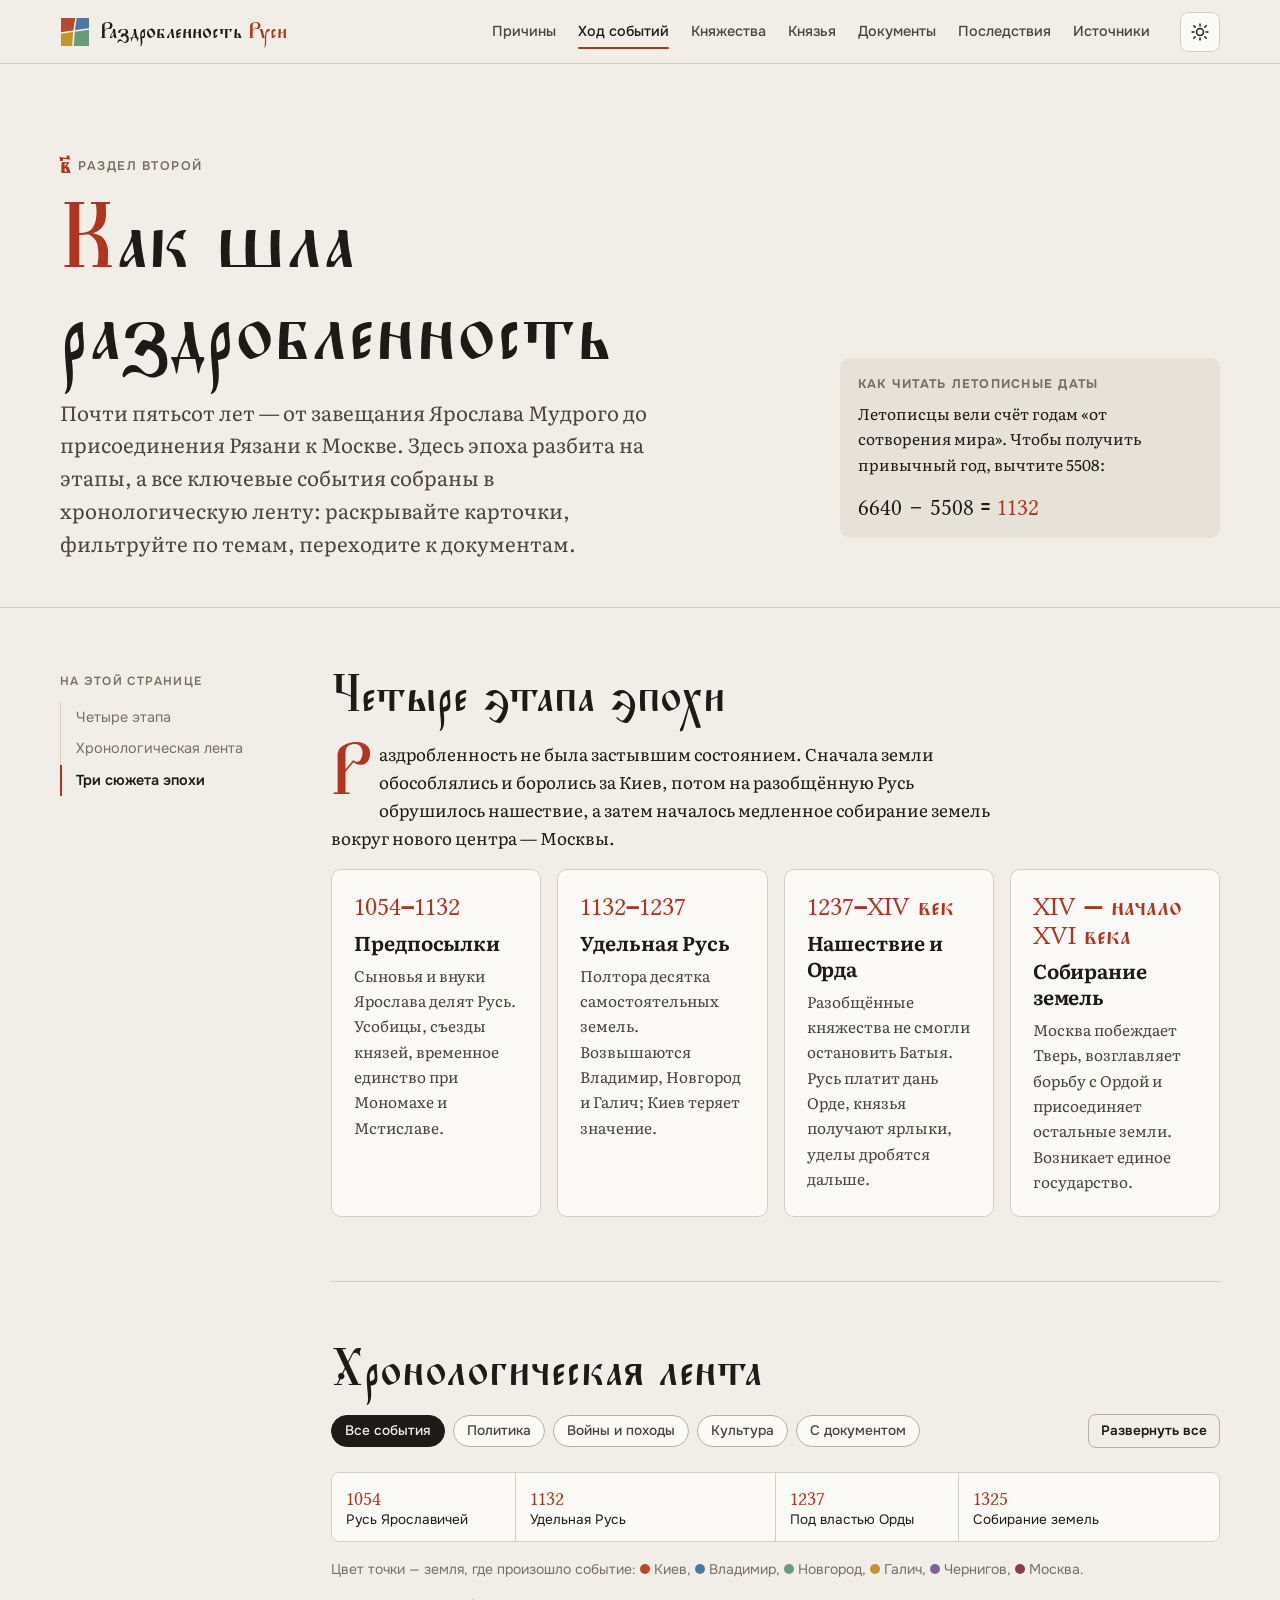
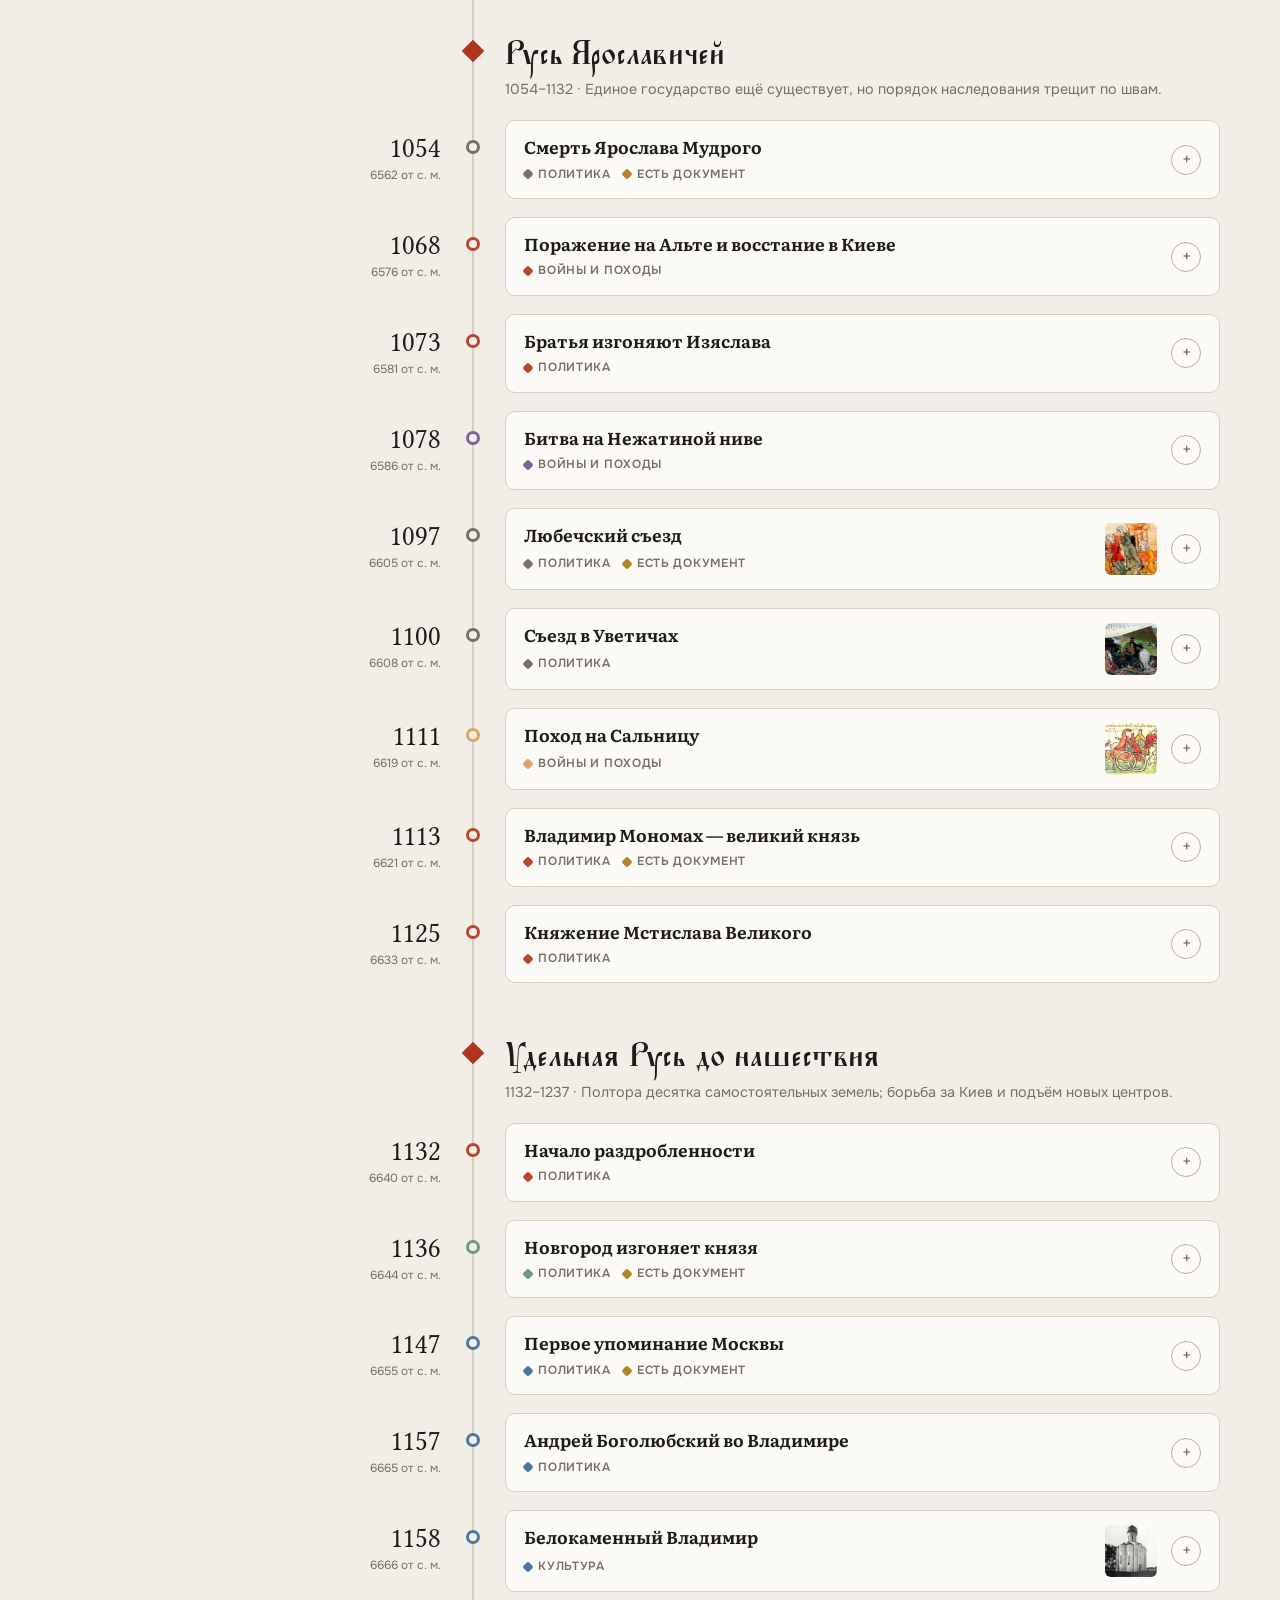
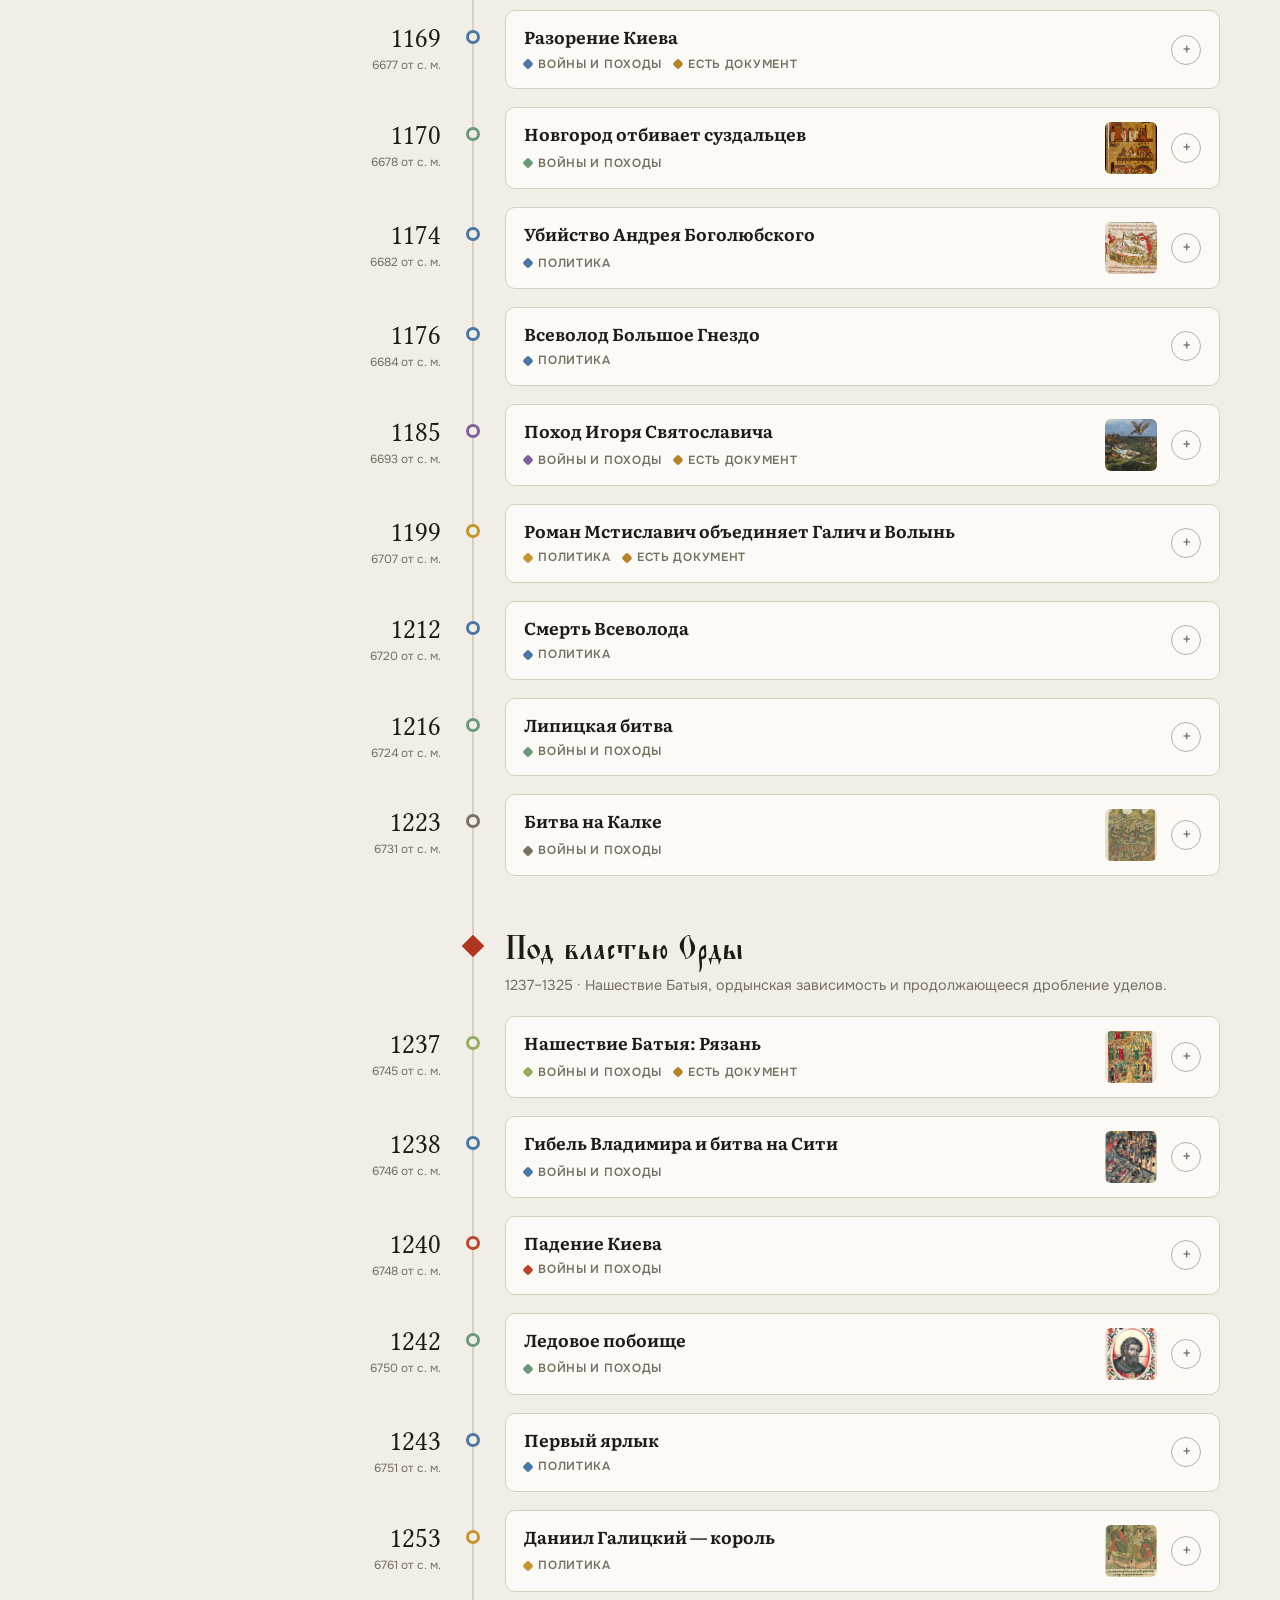
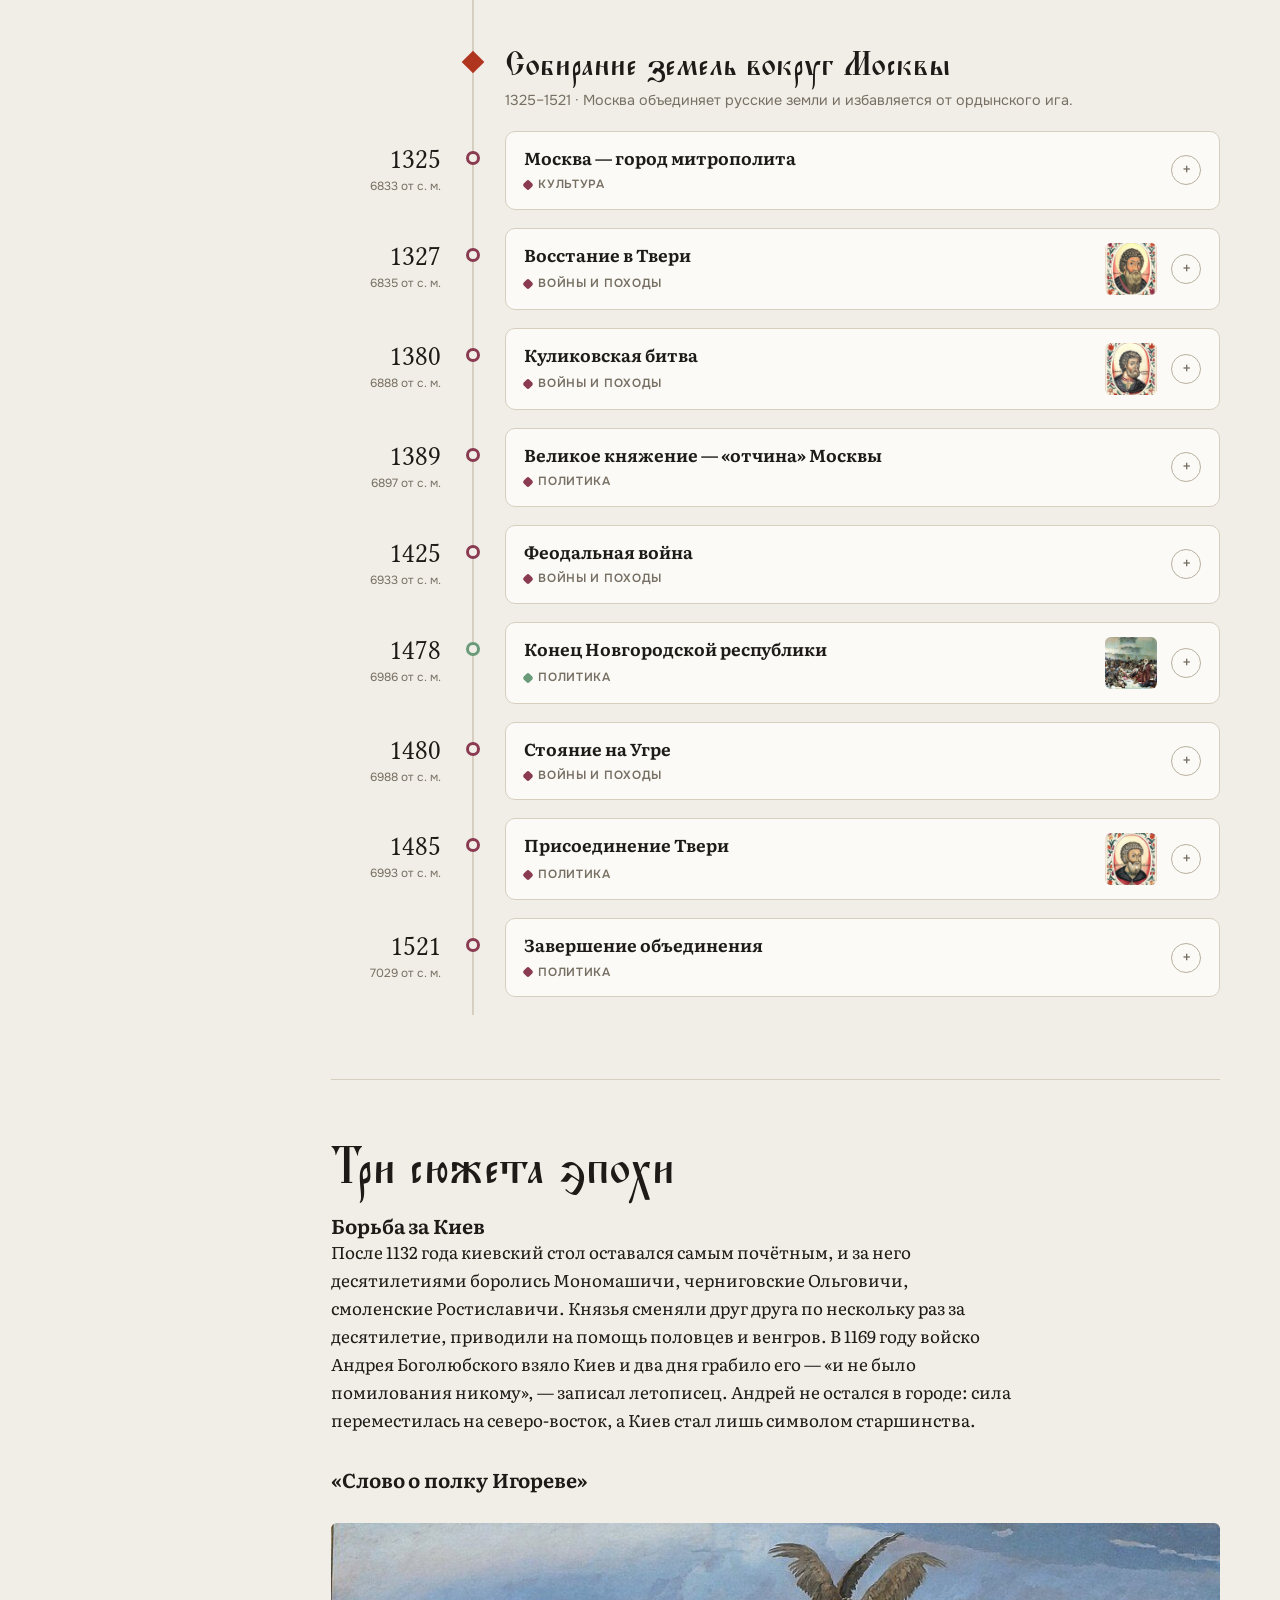
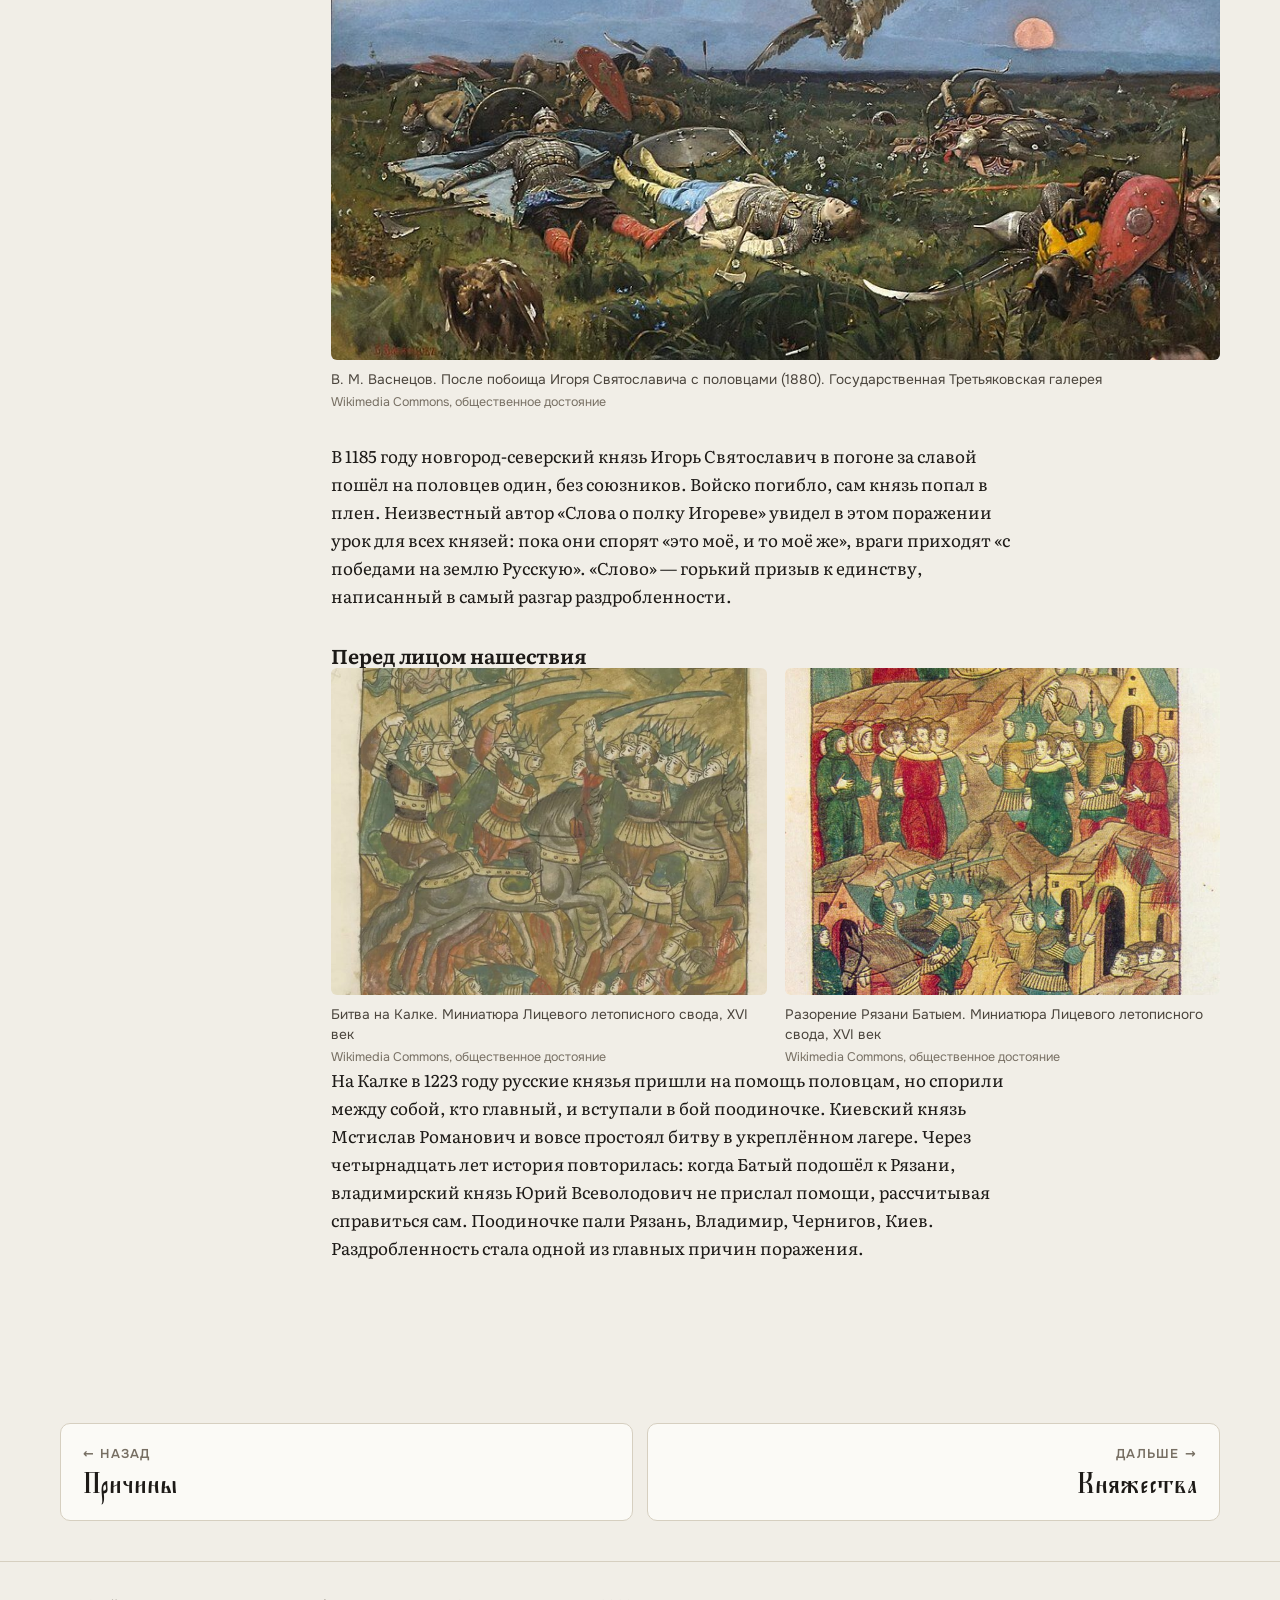
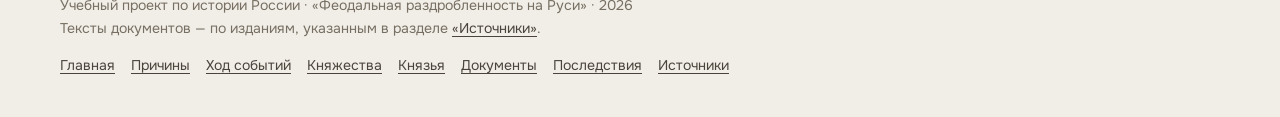
<file: hod.html>
<!doctype html>
<html lang="ru">
<head>
<meta charset="utf-8">
<meta name="viewport" content="width=device-width, initial-scale=1">
<title>Ход событий: хронологическая лента — Феодальная раздробленность Руси</title>
<meta name="description" content="Интерактивная хронологическая лента 1054–1521 годов: от завещания Ярослава Мудрого до объединения русских земель вокруг Москвы.">
<meta name="theme-color" content="#13202d">
<meta property="og:type" content="website">
<meta property="og:title" content="Ход событий: хронологическая лента — Феодальная раздробленность Руси">
<meta property="og:description" content="Интерактивная хронологическая лента 1054–1521 годов: от завещания Ярослава Мудрого до объединения русских земель вокруг Москвы.">
<meta property="og:image" content="assets/img/og-cover.jpg">
<link rel="icon" href="assets/img/favicon.svg" type="image/svg+xml">
<script>document.documentElement.className+=" js";try{var t=localStorage.getItem("theme");if(t)document.documentElement.setAttribute("data-theme",t)}catch(e){}</script>
<link rel="stylesheet" href="assets/css/fonts.css">
<link rel="stylesheet" href="assets/css/style.css">
<script src="assets/js/glossary.js" defer></script>
<script src="assets/js/timeline.js" defer></script>
<script src="assets/js/main.js" defer></script>
</head>
<body>
<a class="skip-link" href="#main">Перейти к содержанию</a>
<header class="site-header">
  <div class="container">
    <a class="brand" href="index.html" aria-label="На главную: Феодальная раздробленность Руси"><svg class="brand-mark" viewBox="0 0 30 30" aria-hidden="true"><path class="bm-1" d="M1 1H16L14 14L1 16Z" fill="var(--p-kiev)"/><path class="bm-2" d="M16 1H29V12L14 14Z" fill="var(--p-vladimir)"/><path class="bm-3" d="M1 16L14 14L13 29H1Z" fill="var(--p-galich)"/><path class="bm-4" d="M14 14L29 12V29H13Z" fill="var(--p-novgorod)"/><g fill="none" stroke="var(--bg)" stroke-width="1.6" stroke-linejoin="round"><path d="M16 1L14 14L13 29M1 16L14 14L29 12"/></g></svg><span class="brand-text">Раздробленность <span>Руси</span></span></a>
    <nav class="nav" id="site-nav" aria-label="Разделы сайта">
      <ul class="nav-list">
        <li><a href="prichiny.html"><span class="n" aria-hidden="true">а҃</span>Причины</a></li><li><a href="hod.html" aria-current="page"><span class="n" aria-hidden="true">в҃</span>Ход событий</a></li><li><a href="knyazhestva.html"><span class="n" aria-hidden="true">г҃</span>Княжества</a></li><li><a href="knyazya.html"><span class="n" aria-hidden="true">д҃</span>Князья</a></li><li><a href="dokumenty.html"><span class="n" aria-hidden="true">є҃</span>Документы</a></li><li><a href="posledstviya.html"><span class="n" aria-hidden="true">ѕ҃</span>Последствия</a></li><li><a href="istochniki.html"><span class="n" aria-hidden="true">з҃</span>Источники</a></li>
      </ul>
    </nav>
    <div class="header-actions">
      <button class="icon-btn theme-toggle" type="button" aria-label="Сменить тему оформления"><svg class="i-sun" viewBox="0 0 24 24" fill="none" stroke="currentColor" stroke-width="1.8" stroke-linecap="round"><circle cx="12" cy="12" r="4.2"/><path d="M12 2.5v2.2M12 19.3v2.2M4.6 4.6l1.6 1.6M17.8 17.8l1.6 1.6M2.5 12h2.2M19.3 12h2.2M4.6 19.4l1.6-1.6M17.8 6.2l1.6-1.6"/></svg><svg class="i-moon" viewBox="0 0 24 24" fill="none" stroke="currentColor" stroke-width="1.8" stroke-linecap="round" stroke-linejoin="round"><path d="M20 14.5A8 8 0 0 1 9.5 4a8 8 0 1 0 10.5 10.5z"/></svg></button>
      <button class="icon-btn menu-toggle" type="button" aria-controls="site-nav" aria-expanded="false" aria-label="Открыть меню"><svg viewBox="0 0 24 24" fill="none" stroke="currentColor" stroke-width="1.8" stroke-linecap="round"><path d="M4 7h16M4 12h16M4 17h16"/></svg></button>
    </div>
  </div>
  <div class="progress" aria-hidden="true"></div>
</header>
<main id="main">
<header class="page-hero">
  <div class="container page-hero-grid">
    <div>
      <span class="eyebrow"><span class="num" aria-hidden="true">в҃</span> Раздел второй</span>
      <h1 class="h1"><span class="initial">К</span>ак шла раздробленность</h1>
      <p class="lead">Почти пятьсот лет — от завещания Ярослава Мудрого до присоединения Рязани к Москве. Здесь эпоха разбита на этапы, а все ключевые события собраны в хронологическую ленту: раскрывайте карточки, фильтруйте по темам, переходите к документам.</p>
    </div>
    <aside class="page-hero-aside note" aria-label="Как читать летописные даты">
      <div class="note-title">Как читать летописные даты</div>
      <p>Летописцы вели счёт годам «от сотворения мира». Чтобы получить привычный год, вычтите 5508:</p>
      <p style="font-family:var(--f-display);font-size:1.5rem;line-height:1.2;margin:0">6640 − 5508 = <span style="color:var(--cinnabar)">1132</span></p>
    </aside>
  </div>
</header>

<div class="container article-layout">
  <nav class="toc" data-auto aria-label="Содержание раздела">
    <div class="toc-title">На этой странице</div>
    <ol></ol>
  </nav>

  <article class="article">
    <section id="etapy">
      <h2 class="section-title" data-short="Четыре этапа">Четыре этапа эпохи</h2>
      <div class="prose">
        <p class="initial-letter">Раздробленность не была застывшим состоянием. Сначала земли обособлялись и боролись за Киев, потом на разобщённую Русь обрушилось нашествие, а затем началось медленное собирание земель вокруг нового центра — Москвы.</p>
      </div>
      <div class="stages">
        <div class="stage reveal">
          <span class="when">1054–1132</span>
          <h3>Предпосылки</h3>
          <p>Сыновья и внуки Ярослава делят Русь. Усобицы, съезды князей, временное единство при Мономахе и Мстиславе.</p>
        </div>
        <div class="stage reveal">
          <span class="when">1132–1237</span>
          <h3>Удельная Русь</h3>
          <p>Полтора десятка самостоятельных земель. Возвышаются Владимир, Новгород и Галич; Киев теряет значение.</p>
        </div>
        <div class="stage reveal">
          <span class="when">1237–XIV век</span>
          <h3>Нашествие и Орда</h3>
          <p>Разобщённые княжества не смогли остановить Батыя. Русь платит дань Орде, князья получают ярлыки, уделы дробятся дальше.</p>
        </div>
        <div class="stage reveal">
          <span class="when">XIV — начало XVI века</span>
          <h3>Собирание земель</h3>
          <p>Москва побеждает Тверь, возглавляет борьбу с Ордой и присоединяет остальные земли. Возникает единое государство.</p>
        </div>
      </div>
    </section>

    <section id="lenta">
      <h2 class="section-title" data-short="Хронологическая лента">Хронологическая лента</h2>
      <div class="tl-tools">
        <div class="chips" role="group" aria-label="Фильтр событий" data-tl-filters>
          <button class="chip" type="button" data-f="all" aria-pressed="true">Все события</button>
          <button class="chip" type="button" data-f="polit" aria-pressed="false">Политика</button>
          <button class="chip" type="button" data-f="war" aria-pressed="false">Войны и походы</button>
          <button class="chip" type="button" data-f="culture" aria-pressed="false">Культура</button>
          <button class="chip" type="button" data-f="doc" aria-pressed="false">С документом</button>
        </div>
        <button class="btn btn-ghost btn-small" type="button" data-tl-expand aria-pressed="false">Развернуть все</button>
      </div>
      <nav class="tl-eras" aria-label="Перейти к этапу">
        <a href="#era1" style="--w:2"><b>1054</b>Русь Ярославичей</a>
        <a href="#era2" style="--w:3"><b>1132</b>Удельная Русь</a>
        <a href="#era3" style="--w:2"><b>1237</b>Под властью Орды</a>
        <a href="#era4" style="--w:3"><b>1325</b>Собирание земель</a>
      </nav>
      <p class="small muted ui" style="margin:-16px 0 18px">Цвет точки — земля, где произошло событие: <span class="dot" style="--c:var(--p-kiev)"></span> Киев, <span class="dot" style="--c:var(--p-vladimir)"></span> Владимир, <span class="dot" style="--c:var(--p-novgorod)"></span> Новгород, <span class="dot" style="--c:var(--p-galich)"></span> Галич, <span class="dot" style="--c:var(--p-chernigov)"></span> Чернигов, <span class="dot" style="--c:var(--p-moscow)"></span> Москва.</p>
      <ol class="timeline" data-timeline aria-label="События эпохи раздробленности"></ol>
      <p class="tl-empty" data-tl-empty hidden>Под этот фильтр событий нет — выберите «Все события».</p>
      <noscript><p class="note">Для хронологической ленты включите JavaScript.</p></noscript>
    </section>

    <section id="syuzhety">
      <h2 class="section-title" data-short="Три сюжета эпохи">Три сюжета эпохи</h2>

      <h3>Борьба за Киев</h3>
      <div class="prose">
        <p>После 1132 года киевский стол оставался самым почётным, и за него десятилетиями боролись Мономашичи, черниговские Ольговичи, смоленские Ростиславичи. Князья сменяли друг друга по нескольку раз за десятилетие, приводили на помощь половцев и венгров. В 1169 году войско Андрея Боголюбского взяло Киев и два дня грабило его — «и не было помилования никому», — записал летописец. Андрей не остался в городе: сила переместилась на северо-восток, а Киев стал лишь символом старшинства.</p>
      </div>

      <h3 style="margin-top:1.6em">«Слово о полку Игореве»</h3>
      <figure class="figure">
        <button class="figure-zoom" type="button" data-full="assets/img/igor-battle.jpg"><img src="assets/img/igor-battle.jpg" alt="Поле боя: павшие русские воины, над ними кружат орлы" loading="lazy" width="960" height="473"></button>
        <figcaption>В. М. Васнецов. После побоища Игоря Святославича с половцами (1880). Государственная Третьяковская галерея<span class="credit">Wikimedia Commons, общественное достояние</span></figcaption>
      </figure>
      <div class="prose">
        <p>В 1185 году новгород-северский князь Игорь Святославич в погоне за славой пошёл на половцев один, без союзников. Войско погибло, сам князь попал в плен. Неизвестный автор «Слова о полку Игореве» увидел в этом поражении урок для всех князей: пока они спорят «это моё, и то моё же», враги приходят «с победами на землю Русскую». «Слово» — горький призыв к единству, написанный в самый разгар раздробленности.</p>
      </div>

      <h3 style="margin-top:1.6em">Перед лицом нашествия</h3>
      <div class="figure-row">
        <figure class="figure">
          <button class="figure-zoom" type="button" data-full="assets/img/kalka.jpg"><img src="assets/img/kalka.jpg" alt="Миниатюра: конные воины сражаются на берегу реки" loading="lazy" width="700" height="986" style="aspect-ratio:4/3;object-fit:cover"></button>
          <figcaption>Битва на Калке. Миниатюра Лицевого летописного свода, XVI век<span class="credit">Wikimedia Commons, общественное достояние</span></figcaption>
        </figure>
        <figure class="figure">
          <button class="figure-zoom" type="button" data-full="assets/img/ryazan.jpg"><img src="assets/img/ryazan.jpg" alt="Миниатюра: войско Батыя штурмует Рязань" loading="lazy" width="700" height="1085" style="aspect-ratio:4/3;object-fit:cover"></button>
          <figcaption>Разорение Рязани Батыем. Миниатюра Лицевого летописного свода, XVI век<span class="credit">Wikimedia Commons, общественное достояние</span></figcaption>
        </figure>
      </div>
      <div class="prose">
        <p>На Калке в 1223 году русские князья пришли на помощь половцам, но спорили между собой, кто главный, и вступали в бой поодиночке. Киевский князь Мстислав Романович и вовсе простоял битву в укреплённом лагере. Через четырнадцать лет история повторилась: когда Батый подошёл к Рязани, владимирский князь Юрий Всеволодович не прислал помощи, рассчитывая справиться сам. Поодиночке пали Рязань, Владимир, Чернигов, Киев. Раздробленность стала одной из главных причин поражения.</p>
      </div>
    </section>
  </article>
</div>
</main>
<nav class="container pager" aria-label="Соседние разделы"><a class="prev" href="prichiny.html"><span class="dir">← Назад</span><span class="ttl">Причины</span></a><a class="next" href="knyazhestva.html"><span class="dir">Дальше →</span><span class="ttl">Княжества</span></a></nav>
<footer class="site-footer">
  <div class="container">
    <p style="margin:0">Учебный проект по истории России · «Феодальная раздробленность на Руси» · 2026<br>Тексты документов — по изданиям, указанным в разделе <a href="istochniki.html">«Источники»</a>.</p>
    <ul class="footer-nav"><li><a href="index.html">Главная</a></li><li><a href="prichiny.html">Причины</a></li><li><a href="hod.html">Ход событий</a></li><li><a href="knyazhestva.html">Княжества</a></li><li><a href="knyazya.html">Князья</a></li><li><a href="dokumenty.html">Документы</a></li><li><a href="posledstviya.html">Последствия</a></li><li><a href="istochniki.html">Источники</a></li></ul>
  </div>
</footer>
<button class="icon-btn to-top" type="button" aria-label="Наверх"><svg viewBox="0 0 24 24" fill="none" stroke="currentColor" stroke-width="1.8" stroke-linecap="round" stroke-linejoin="round"><path d="M12 19V5M6 11l6-6 6 6"/></svg></button>
</body>
</html>
</file>
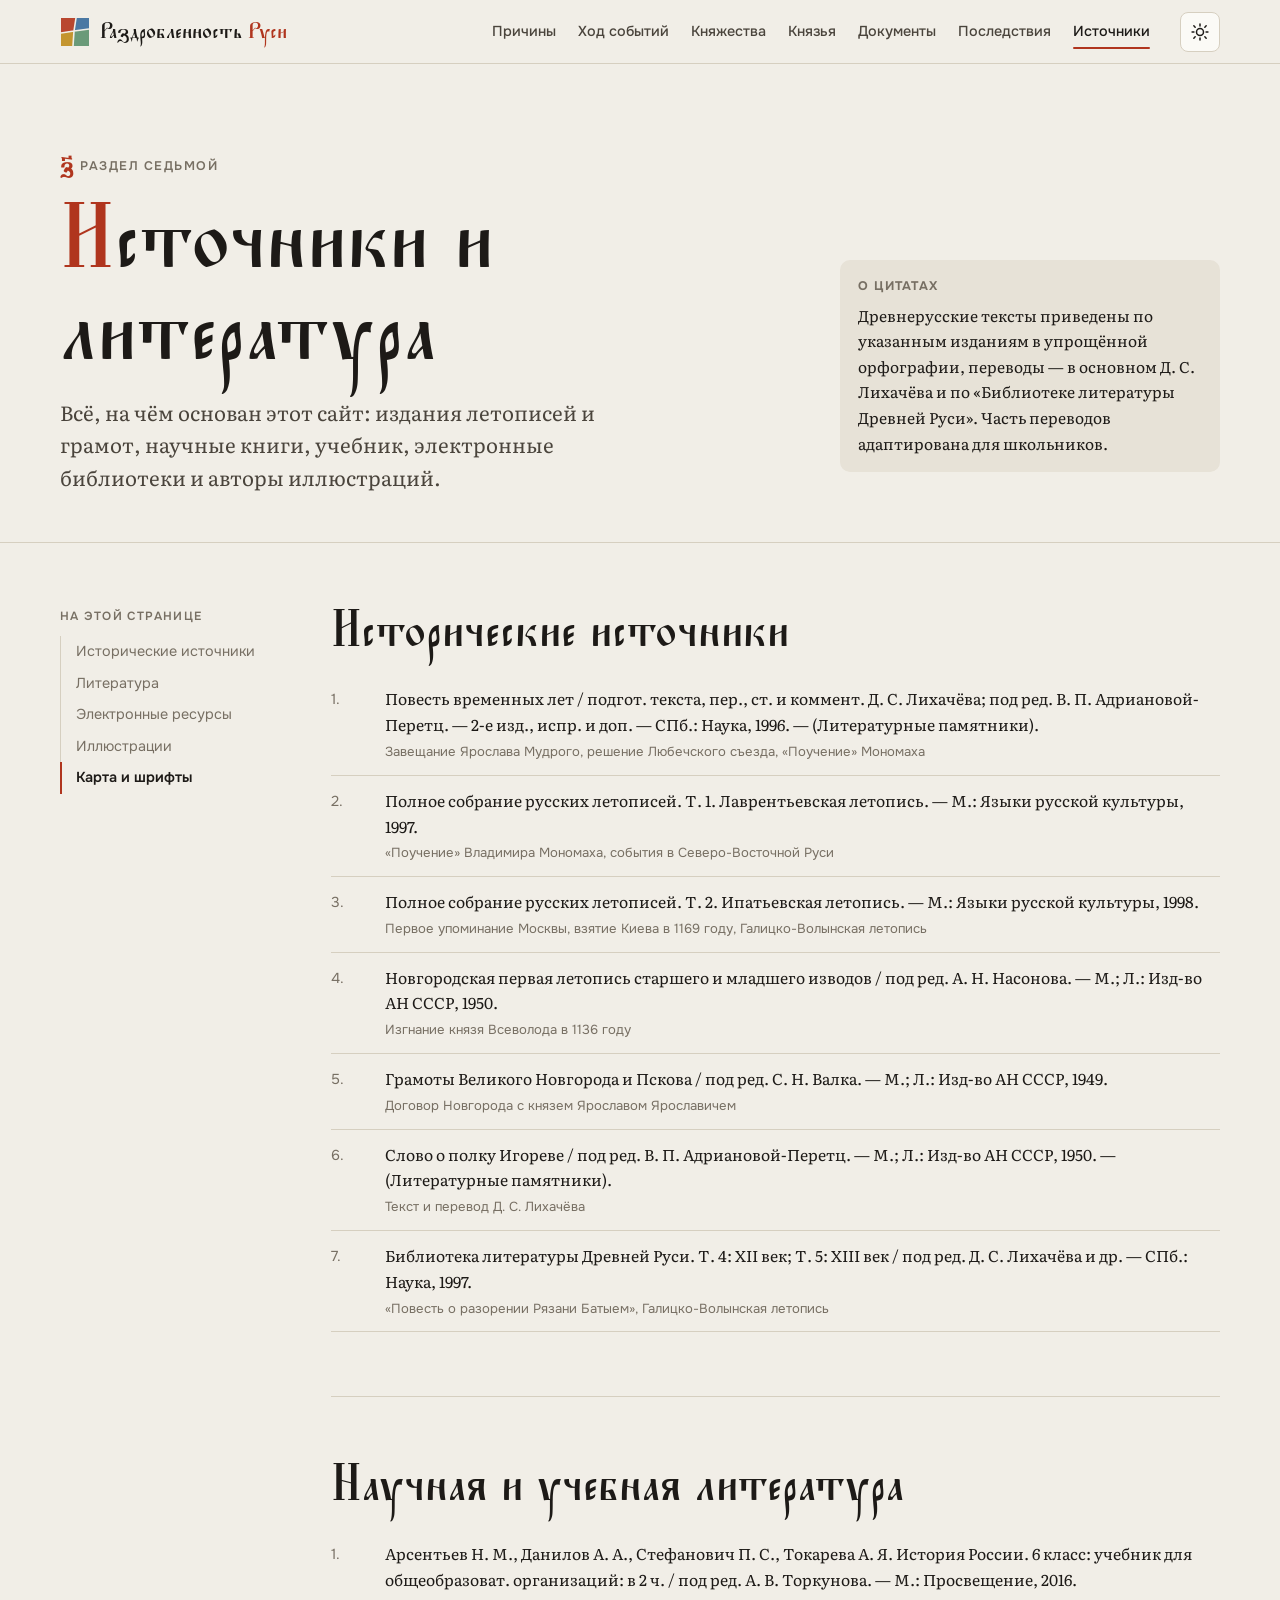
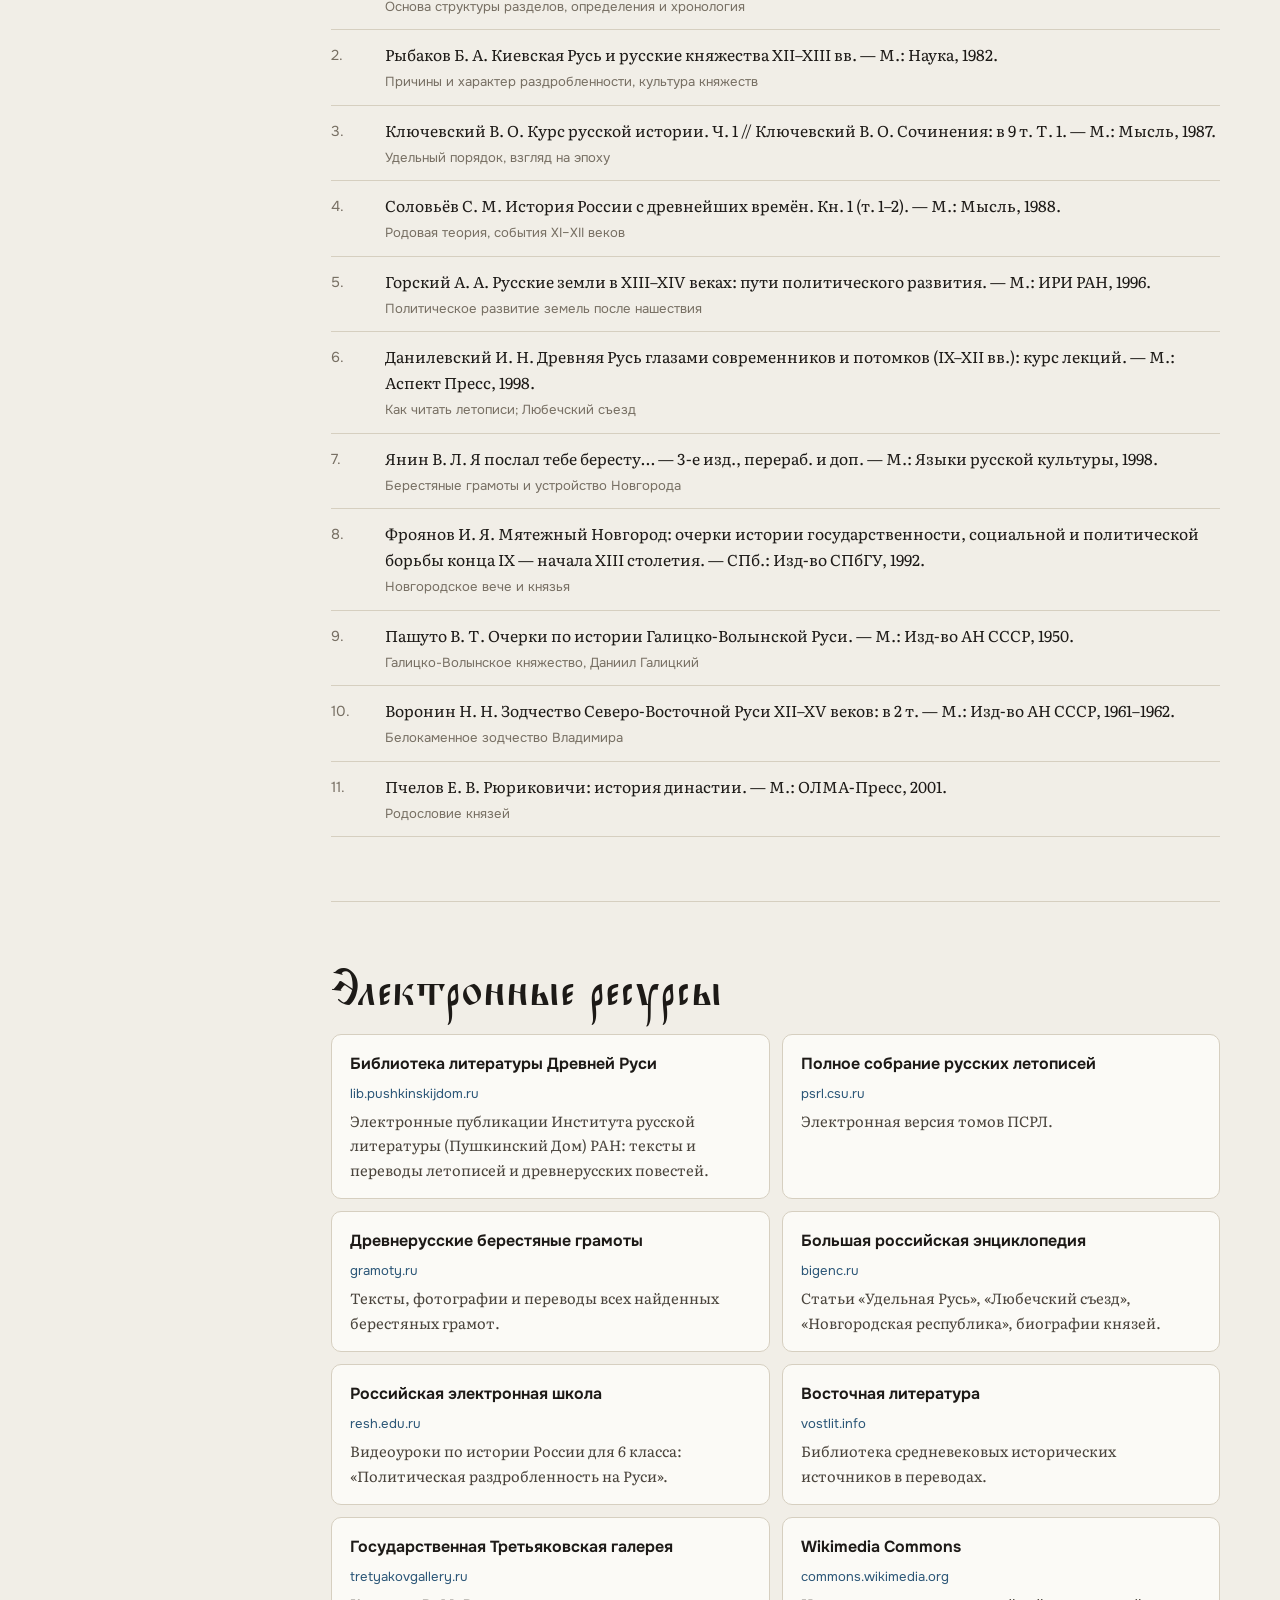
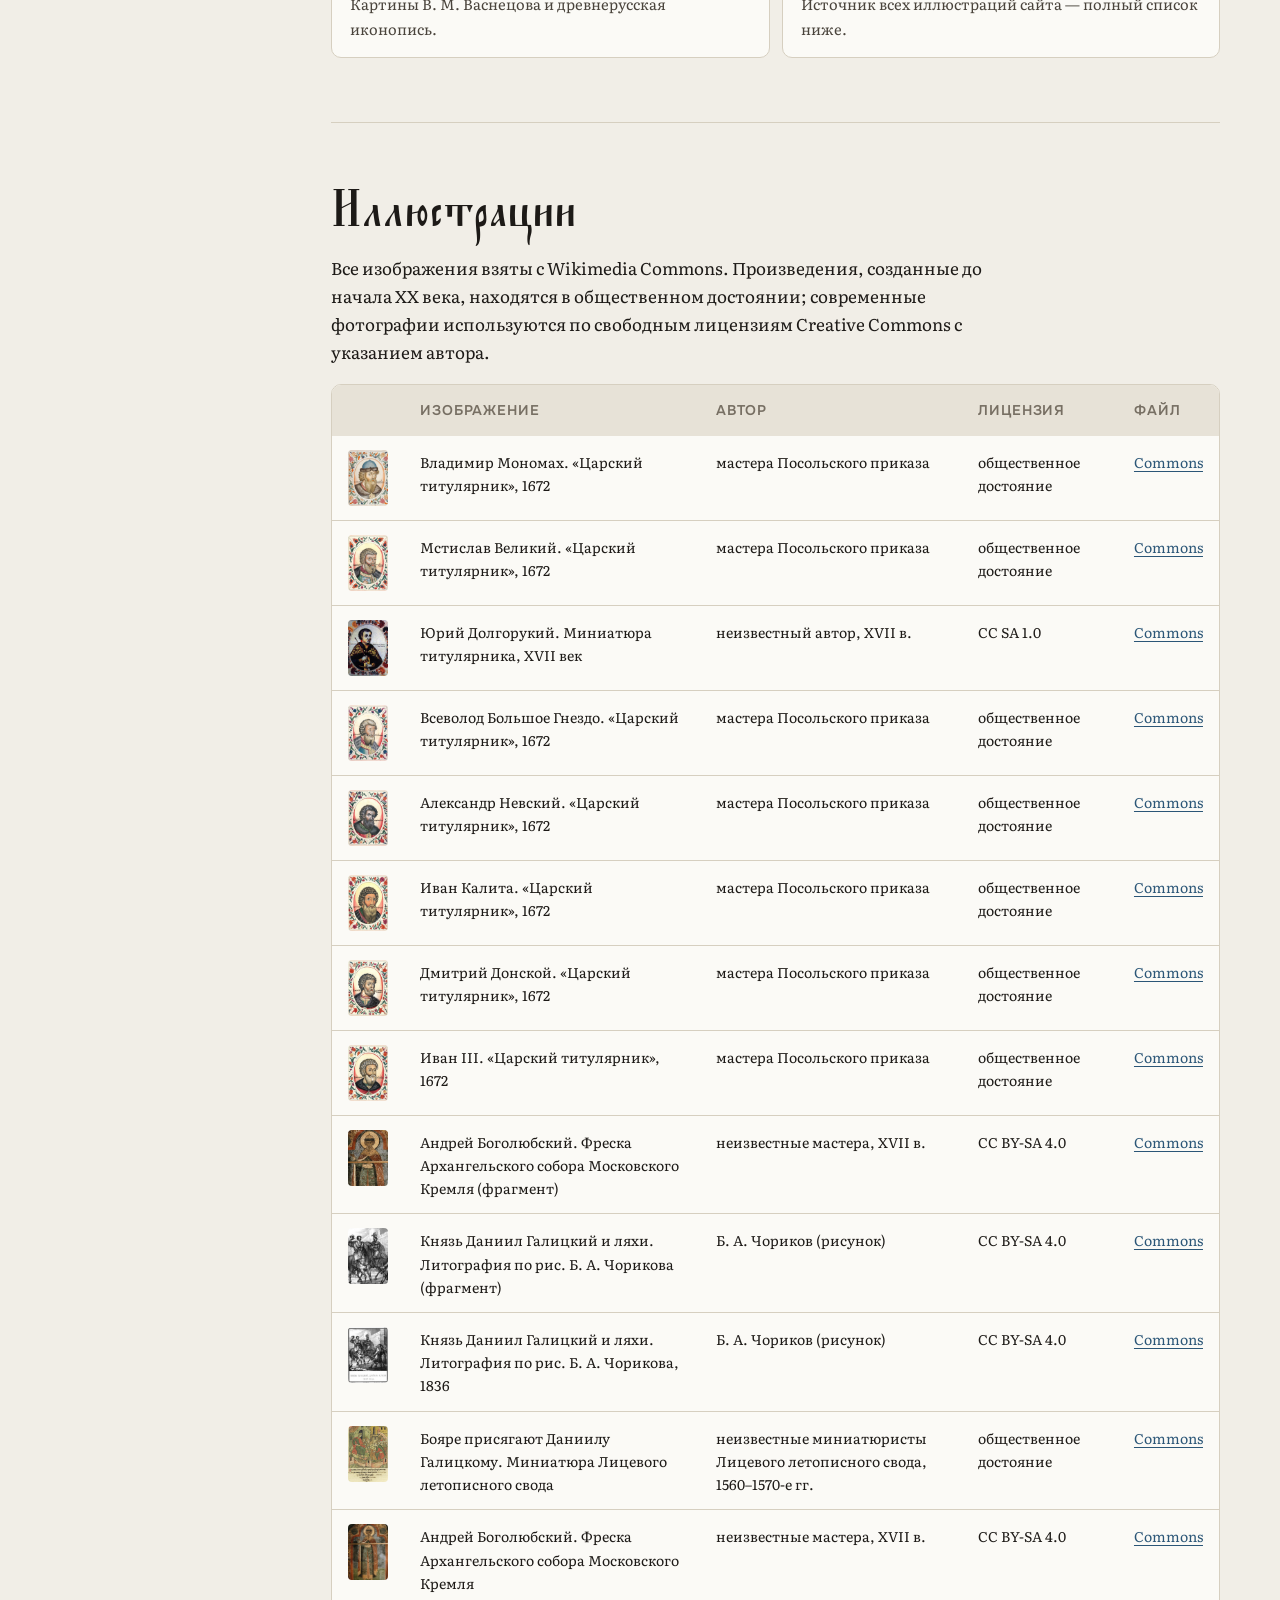
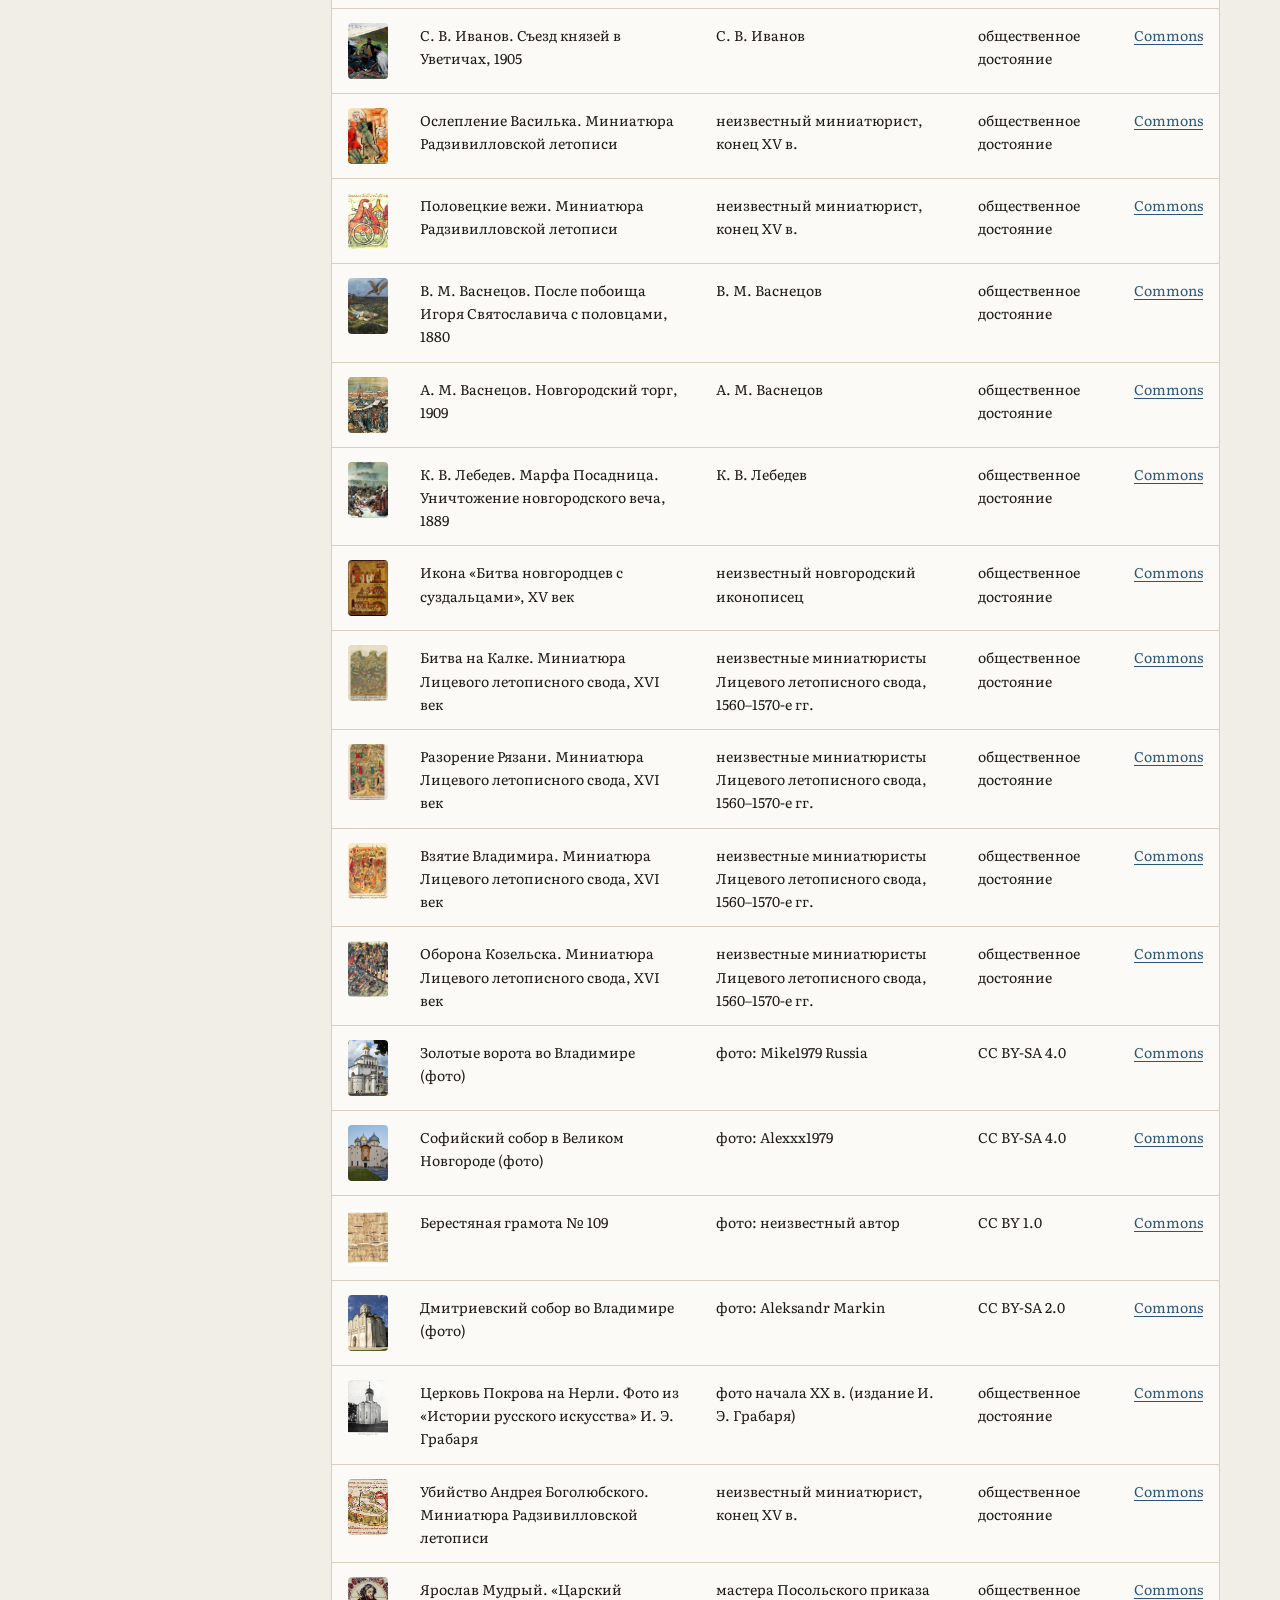
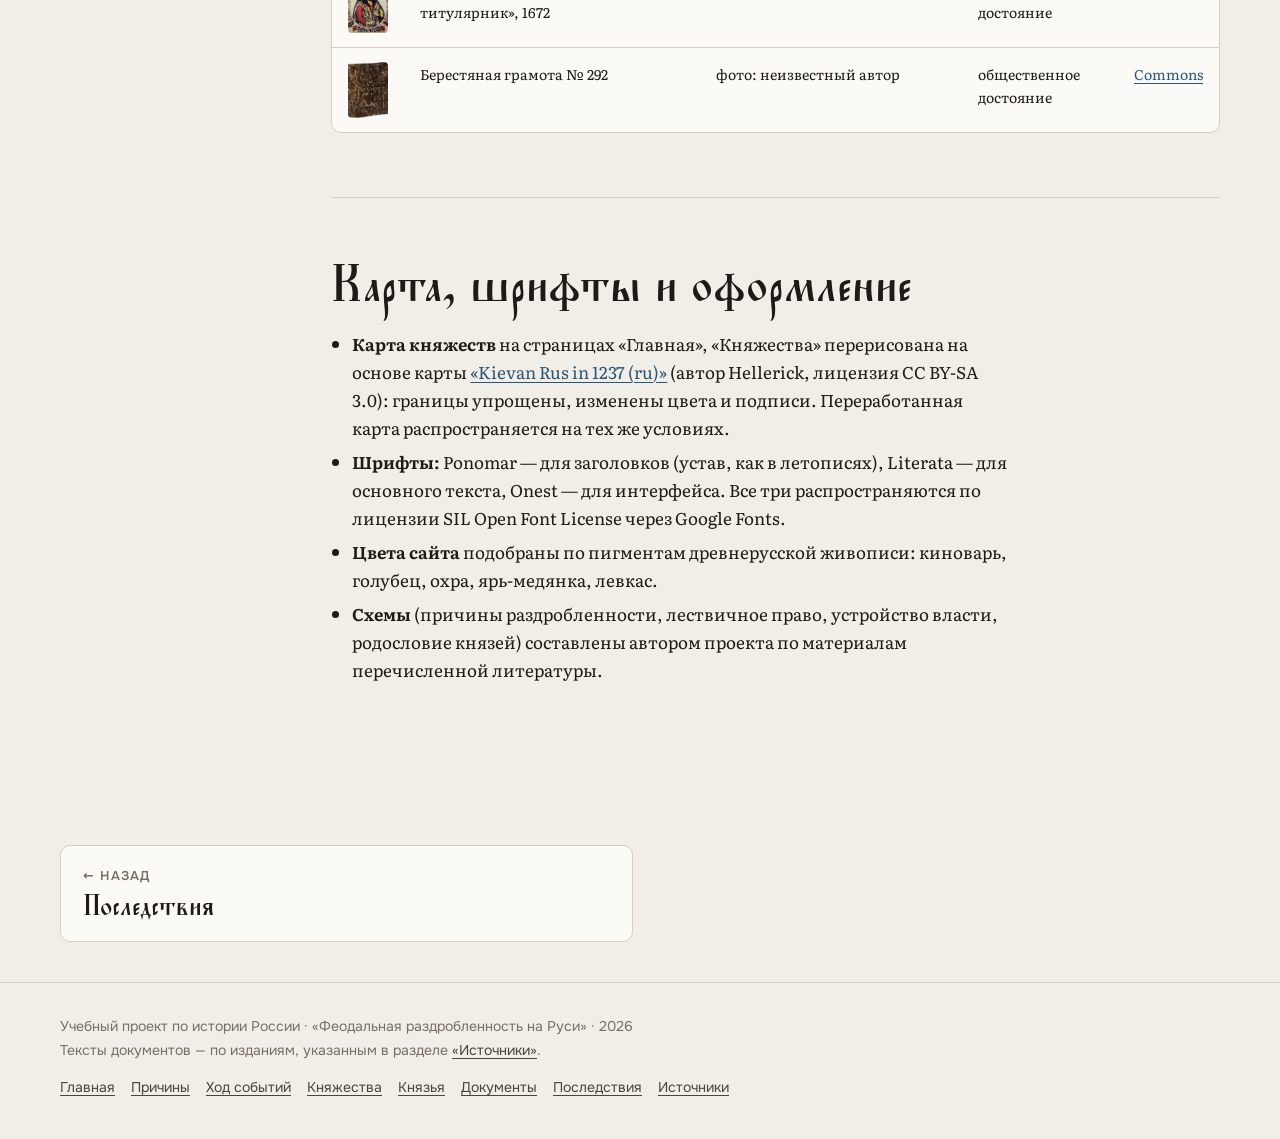
<file: istochniki.html>
<!doctype html>
<html lang="ru">
<head>
<meta charset="utf-8">
<meta name="viewport" content="width=device-width, initial-scale=1">
<title>Источники и литература — Феодальная раздробленность Руси</title>
<meta name="description" content="Список литературы, электронных ресурсов и иллюстраций, использованных при создании сайта.">
<meta name="theme-color" content="#13202d">
<meta property="og:type" content="website">
<meta property="og:title" content="Источники и литература — Феодальная раздробленность Руси">
<meta property="og:description" content="Список литературы, электронных ресурсов и иллюстраций, использованных при создании сайта.">
<meta property="og:image" content="assets/img/og-cover.jpg">
<link rel="icon" href="assets/img/favicon.svg" type="image/svg+xml">
<script>document.documentElement.className+=" js";try{var t=localStorage.getItem("theme");if(t)document.documentElement.setAttribute("data-theme",t)}catch(e){}</script>
<link rel="stylesheet" href="assets/css/fonts.css">
<link rel="stylesheet" href="assets/css/style.css">
<script src="assets/js/glossary.js" defer></script>
<script src="assets/js/main.js" defer></script>
</head>
<body>
<a class="skip-link" href="#main">Перейти к содержанию</a>
<header class="site-header">
  <div class="container">
    <a class="brand" href="index.html" aria-label="На главную: Феодальная раздробленность Руси"><svg class="brand-mark" viewBox="0 0 30 30" aria-hidden="true"><path class="bm-1" d="M1 1H16L14 14L1 16Z" fill="var(--p-kiev)"/><path class="bm-2" d="M16 1H29V12L14 14Z" fill="var(--p-vladimir)"/><path class="bm-3" d="M1 16L14 14L13 29H1Z" fill="var(--p-galich)"/><path class="bm-4" d="M14 14L29 12V29H13Z" fill="var(--p-novgorod)"/><g fill="none" stroke="var(--bg)" stroke-width="1.6" stroke-linejoin="round"><path d="M16 1L14 14L13 29M1 16L14 14L29 12"/></g></svg><span class="brand-text">Раздробленность <span>Руси</span></span></a>
    <nav class="nav" id="site-nav" aria-label="Разделы сайта">
      <ul class="nav-list">
        <li><a href="prichiny.html"><span class="n" aria-hidden="true">а҃</span>Причины</a></li><li><a href="hod.html"><span class="n" aria-hidden="true">в҃</span>Ход событий</a></li><li><a href="knyazhestva.html"><span class="n" aria-hidden="true">г҃</span>Княжества</a></li><li><a href="knyazya.html"><span class="n" aria-hidden="true">д҃</span>Князья</a></li><li><a href="dokumenty.html"><span class="n" aria-hidden="true">є҃</span>Документы</a></li><li><a href="posledstviya.html"><span class="n" aria-hidden="true">ѕ҃</span>Последствия</a></li><li><a href="istochniki.html" aria-current="page"><span class="n" aria-hidden="true">з҃</span>Источники</a></li>
      </ul>
    </nav>
    <div class="header-actions">
      <button class="icon-btn theme-toggle" type="button" aria-label="Сменить тему оформления"><svg class="i-sun" viewBox="0 0 24 24" fill="none" stroke="currentColor" stroke-width="1.8" stroke-linecap="round"><circle cx="12" cy="12" r="4.2"/><path d="M12 2.5v2.2M12 19.3v2.2M4.6 4.6l1.6 1.6M17.8 17.8l1.6 1.6M2.5 12h2.2M19.3 12h2.2M4.6 19.4l1.6-1.6M17.8 6.2l1.6-1.6"/></svg><svg class="i-moon" viewBox="0 0 24 24" fill="none" stroke="currentColor" stroke-width="1.8" stroke-linecap="round" stroke-linejoin="round"><path d="M20 14.5A8 8 0 0 1 9.5 4a8 8 0 1 0 10.5 10.5z"/></svg></button>
      <button class="icon-btn menu-toggle" type="button" aria-controls="site-nav" aria-expanded="false" aria-label="Открыть меню"><svg viewBox="0 0 24 24" fill="none" stroke="currentColor" stroke-width="1.8" stroke-linecap="round"><path d="M4 7h16M4 12h16M4 17h16"/></svg></button>
    </div>
  </div>
  <div class="progress" aria-hidden="true"></div>
</header>
<main id="main">
<header class="page-hero">
  <div class="container page-hero-grid">
    <div>
      <span class="eyebrow"><span class="num" aria-hidden="true">з҃</span> Раздел седьмой</span>
      <h1 class="h1"><span class="initial">И</span>сточники и литература</h1>
      <p class="lead">Всё, на чём основан этот сайт: издания летописей и грамот, научные книги, учебник, электронные библиотеки и авторы иллюстраций.</p>
    </div>
    <aside class="page-hero-aside note" aria-label="О цитатах">
      <div class="note-title">О цитатах</div>
      <p style="margin:0">Древнерусские тексты приведены по указанным изданиям в упрощённой орфографии, переводы — в основном Д. С. Лихачёва и по «Библиотеке литературы Древней Руси». Часть переводов адаптирована для школьников.</p>
    </aside>
  </div>
</header>

<div class="container article-layout">
  <nav class="toc" data-auto aria-label="Содержание раздела">
    <div class="toc-title">На этой странице</div>
    <ol></ol>
  </nav>

  <article class="article">
    <section id="istochniki">
      <h2 class="section-title" data-short="Исторические источники">Исторические источники</h2>
      <ol class="biblio">
        <li><span>Повесть временных лет / подгот. текста, пер., ст. и коммент. Д. С. Лихачёва; под ред. В. П. Адриановой-Перетц. — 2-е изд., испр. и доп. — СПб.: Наука, 1996. — (Литературные памятники).<span class="use">Завещание Ярослава Мудрого, решение Любечского съезда, «Поучение» Мономаха</span></span></li>
        <li><span>Полное собрание русских летописей. Т. 1. Лаврентьевская летопись. — М.: Языки русской культуры, 1997.<span class="use">«Поучение» Владимира Мономаха, события в Северо-Восточной Руси</span></span></li>
        <li><span>Полное собрание русских летописей. Т. 2. Ипатьевская летопись. — М.: Языки русской культуры, 1998.<span class="use">Первое упоминание Москвы, взятие Киева в 1169 году, Галицко-Волынская летопись</span></span></li>
        <li><span>Новгородская первая летопись старшего и младшего изводов / под ред. А. Н. Насонова. — М.; Л.: Изд-во АН СССР, 1950.<span class="use">Изгнание князя Всеволода в 1136 году</span></span></li>
        <li><span>Грамоты Великого Новгорода и Пскова / под ред. С. Н. Валка. — М.; Л.: Изд-во АН СССР, 1949.<span class="use">Договор Новгорода с князем Ярославом Ярославичем</span></span></li>
        <li><span>Слово о полку Игореве / под ред. В. П. Адриановой-Перетц. — М.; Л.: Изд-во АН СССР, 1950. — (Литературные памятники).<span class="use">Текст и перевод Д. С. Лихачёва</span></span></li>
        <li><span>Библиотека литературы Древней Руси. Т. 4: XII век; Т. 5: XIII век / под ред. Д. С. Лихачёва и др. — СПб.: Наука, 1997.<span class="use">«Повесть о разорении Рязани Батыем», Галицко-Волынская летопись</span></span></li>
      </ol>
    </section>

    <section id="literatura">
      <h2 class="section-title" data-short="Литература">Научная и учебная литература</h2>
      <ol class="biblio">
        <li><span>Арсентьев Н. М., Данилов А. А., Стефанович П. С., Токарева А. Я. История России. 6 класс: учебник для общеобразоват. организаций: в 2 ч. / под ред. А. В. Торкунова. — М.: Просвещение, 2016.<span class="use">Основа структуры разделов, определения и хронология</span></span></li>
        <li><span>Рыбаков Б. А. Киевская Русь и русские княжества XII–XIII вв. — М.: Наука, 1982.<span class="use">Причины и характер раздробленности, культура княжеств</span></span></li>
        <li><span>Ключевский В. О. Курс русской истории. Ч. 1 // Ключевский В. О. Сочинения: в 9 т. Т. 1. — М.: Мысль, 1987.<span class="use">Удельный порядок, взгляд на эпоху</span></span></li>
        <li><span>Соловьёв С. М. История России с древнейших времён. Кн. 1 (т. 1–2). — М.: Мысль, 1988.<span class="use">Родовая теория, события XI–XII веков</span></span></li>
        <li><span>Горский А. А. Русские земли в XIII–XIV веках: пути политического развития. — М.: ИРИ РАН, 1996.<span class="use">Политическое развитие земель после нашествия</span></span></li>
        <li><span>Данилевский И. Н. Древняя Русь глазами современников и потомков (IX–XII вв.): курс лекций. — М.: Аспект Пресс, 1998.<span class="use">Как читать летописи; Любечский съезд</span></span></li>
        <li><span>Янин В. Л. Я послал тебе бересту… — 3-е изд., перераб. и доп. — М.: Языки русской культуры, 1998.<span class="use">Берестяные грамоты и устройство Новгорода</span></span></li>
        <li><span>Фроянов И. Я. Мятежный Новгород: очерки истории государственности, социальной и политической борьбы конца IX — начала XIII столетия. — СПб.: Изд-во СПбГУ, 1992.<span class="use">Новгородское вече и князья</span></span></li>
        <li><span>Пашуто В. Т. Очерки по истории Галицко-Волынской Руси. — М.: Изд-во АН СССР, 1950.<span class="use">Галицко-Волынское княжество, Даниил Галицкий</span></span></li>
        <li><span>Воронин Н. Н. Зодчество Северо-Восточной Руси XII–XV веков: в 2 т. — М.: Изд-во АН СССР, 1961–1962.<span class="use">Белокаменное зодчество Владимира</span></span></li>
        <li><span>Пчелов Е. В. Рюриковичи: история династии. — М.: ОЛМА-Пресс, 2001.<span class="use">Родословие князей</span></span></li>
      </ol>
    </section>

    <section id="internet">
      <h2 class="section-title" data-short="Электронные ресурсы">Электронные ресурсы</h2>
      <ul class="links">
        <li><a href="http://lib.pushkinskijdom.ru/" target="_blank" rel="noopener"><b>Библиотека литературы Древней Руси</b><span class="url">lib.pushkinskijdom.ru</span><span>Электронные публикации Института русской литературы (Пушкинский Дом) РАН: тексты и переводы летописей и древнерусских повестей.</span></a></li>
        <li><a href="http://psrl.csu.ru/" target="_blank" rel="noopener"><b>Полное собрание русских летописей</b><span class="url">psrl.csu.ru</span><span>Электронная версия томов ПСРЛ.</span></a></li>
        <li><a href="http://gramoty.ru/" target="_blank" rel="noopener"><b>Древнерусские берестяные грамоты</b><span class="url">gramoty.ru</span><span>Тексты, фотографии и переводы всех найденных берестяных грамот.</span></a></li>
        <li><a href="https://bigenc.ru/" target="_blank" rel="noopener"><b>Большая российская энциклопедия</b><span class="url">bigenc.ru</span><span>Статьи «Удельная Русь», «Любечский съезд», «Новгородская республика», биографии князей.</span></a></li>
        <li><a href="https://resh.edu.ru/" target="_blank" rel="noopener"><b>Российская электронная школа</b><span class="url">resh.edu.ru</span><span>Видеоуроки по истории России для 6 класса: «Политическая раздробленность на Руси».</span></a></li>
        <li><a href="http://www.vostlit.info/" target="_blank" rel="noopener"><b>Восточная литература</b><span class="url">vostlit.info</span><span>Библиотека средневековых исторических источников в переводах.</span></a></li>
        <li><a href="https://www.tretyakovgallery.ru/" target="_blank" rel="noopener"><b>Государственная Третьяковская галерея</b><span class="url">tretyakovgallery.ru</span><span>Картины В. М. Васнецова и древнерусская иконопись.</span></a></li>
        <li><a href="https://commons.wikimedia.org/" target="_blank" rel="noopener"><b>Wikimedia Commons</b><span class="url">commons.wikimedia.org</span><span>Источник всех иллюстраций сайта — полный список ниже.</span></a></li>
      </ul>
    </section>

    <section id="illyustracii">
      <h2 class="section-title" data-short="Иллюстрации">Иллюстрации</h2>
      <div class="prose"><p>Все изображения взяты с Wikimedia Commons. Произведения, созданные до начала XX века, находятся в общественном достоянии; современные фотографии используются по свободным лицензиям Creative Commons с указанием автора.</p></div>
      <div class="table-wrap credits">
        <table>
          <caption class="visually-hidden">Список иллюстраций с авторами и лицензиями</caption>
          <thead><tr><th scope="col"><span class="visually-hidden">Миниатюра</span></th><th scope="col">Изображение</th><th scope="col">Автор</th><th scope="col">Лицензия</th><th scope="col">Файл</th></tr></thead>
          <tbody>
<tr><td><img src="assets/img/portrait-monomakh.jpg" alt="" loading="lazy"></td><td>Владимир Мономах. «Царский титулярник», 1672</td><td>мастера Посольского приказа</td><td>общественное достояние</td><td><a href="https://commons.wikimedia.org/wiki/File:Vladimir_monomakh.jpg" target="_blank" rel="noopener">Commons</a></td></tr>
<tr><td><img src="assets/img/portrait-mstislav.jpg" alt="" loading="lazy"></td><td>Мстислав Великий. «Царский титулярник», 1672</td><td>мастера Посольского приказа</td><td>общественное достояние</td><td><a href="https://commons.wikimedia.org/wiki/File:Mstislav_I_of_Rus.jpg" target="_blank" rel="noopener">Commons</a></td></tr>
<tr><td><img src="assets/img/portrait-dolgorukiy.jpg" alt="" loading="lazy"></td><td>Юрий Долгорукий. Миниатюра титулярника, XVII век</td><td>неизвестный автор, XVII в.</td><td>CC SA 1.0</td><td><a href="https://commons.wikimedia.org/wiki/File:Dolgorukiy.jpg" target="_blank" rel="noopener">Commons</a></td></tr>
<tr><td><img src="assets/img/portrait-vsevolod.jpg" alt="" loading="lazy"></td><td>Всеволод Большое Гнездо. «Царский титулярник», 1672</td><td>мастера Посольского приказа</td><td>общественное достояние</td><td><a href="https://commons.wikimedia.org/wiki/File:Vsevolod_III_the_Big_Nest.jpg" target="_blank" rel="noopener">Commons</a></td></tr>
<tr><td><img src="assets/img/portrait-nevsky.jpg" alt="" loading="lazy"></td><td>Александр Невский. «Царский титулярник», 1672</td><td>мастера Посольского приказа</td><td>общественное достояние</td><td><a href="https://commons.wikimedia.org/wiki/File:AlexanderNevskyTitul.jpg" target="_blank" rel="noopener">Commons</a></td></tr>
<tr><td><img src="assets/img/portrait-kalita.jpg" alt="" loading="lazy"></td><td>Иван Калита. «Царский титулярник», 1672</td><td>мастера Посольского приказа</td><td>общественное достояние</td><td><a href="https://commons.wikimedia.org/wiki/File:Ivan_Kalita.jpg" target="_blank" rel="noopener">Commons</a></td></tr>
<tr><td><img src="assets/img/portrait-donskoy.jpg" alt="" loading="lazy"></td><td>Дмитрий Донской. «Царский титулярник», 1672</td><td>мастера Посольского приказа</td><td>общественное достояние</td><td><a href="https://commons.wikimedia.org/wiki/File:Dmitri_Donskoy.jpg" target="_blank" rel="noopener">Commons</a></td></tr>
<tr><td><img src="assets/img/portrait-ivan3.jpg" alt="" loading="lazy"></td><td>Иван III. «Царский титулярник», 1672</td><td>мастера Посольского приказа</td><td>общественное достояние</td><td><a href="https://commons.wikimedia.org/wiki/File:Ivan_III_of_Russia_3.jpg" target="_blank" rel="noopener">Commons</a></td></tr>
<tr><td><img src="assets/img/portrait-bogolyubsky.jpg" alt="" loading="lazy"></td><td>Андрей Боголюбский. Фреска Архангельского собора Московского Кремля (фрагмент)</td><td>неизвестные мастера, XVII в.</td><td>CC BY-SA 4.0</td><td><a href="https://commons.wikimedia.org/wiki/File:%D0%90%D0%BD%D0%B4%D1%80%D0%B5%D0%B9_I_%D0%91%D0%BE%D0%B3%D0%BE%D0%BB%D1%8E%D0%B1%D1%81%D0%BA%D0%B8%D0%B9%2C_%D1%84%D1%80%D0%B5%D1%81%D0%BA%D0%B0_%D0%90%D1%80%D1%85%D0%B0%D0%BD%D0%B3%D0%B5%D0%BB%D1%8C%D1%81%D0%BA%D0%BE%D0%B3%D0%BE_%D1%81%D0%BE%D0%B1%D0%BE%D1%80%D0%B0.jpg" target="_blank" rel="noopener">Commons</a></td></tr>
<tr><td><img src="assets/img/portrait-daniil.jpg" alt="" loading="lazy"></td><td>Князь Даниил Галицкий и ляхи. Литография по рис. Б. А. Чорикова (фрагмент)</td><td>Б. А. Чориков (рисунок)</td><td>CC BY-SA 4.0</td><td><a href="https://commons.wikimedia.org/wiki/File:%D0%9A%D0%BD%D1%8F%D0%B7%D1%8C_%D0%94%D0%B0%D0%BD%D0%B8%D0%B8%D0%BB_%D0%93%D0%B0%D0%BB%D0%B8%D1%86%D0%BA%D0%B8%D0%B9.jpg" target="_blank" rel="noopener">Commons</a></td></tr>
<tr><td><img src="assets/img/daniil-lithograph.jpg" alt="" loading="lazy"></td><td>Князь Даниил Галицкий и ляхи. Литография по рис. Б. А. Чорикова, 1836</td><td>Б. А. Чориков (рисунок)</td><td>CC BY-SA 4.0</td><td><a href="https://commons.wikimedia.org/wiki/File:%D0%9A%D0%BD%D1%8F%D0%B7%D1%8C_%D0%94%D0%B0%D0%BD%D0%B8%D0%B8%D0%BB_%D0%93%D0%B0%D0%BB%D0%B8%D1%86%D0%BA%D0%B8%D0%B9.jpg" target="_blank" rel="noopener">Commons</a></td></tr>
<tr><td><img src="assets/img/daniil-miniature.jpg" alt="" loading="lazy"></td><td>Бояре присягают Даниилу Галицкому. Миниатюра Лицевого летописного свода</td><td>неизвестные миниатюристы Лицевого летописного свода, 1560–1570-е гг.</td><td>общественное достояние</td><td><a href="https://commons.wikimedia.org/wiki/File:%D0%94%D0%B0%D0%BD%D0%B8%D0%B8%D0%BB_%D0%93%D0%B0%D0%BB%D0%B8%D1%86%D0%BA%D0%B8%D0%B9.png" target="_blank" rel="noopener">Commons</a></td></tr>
<tr><td><img src="assets/img/bogolyubsky-fresco.jpg" alt="" loading="lazy"></td><td>Андрей Боголюбский. Фреска Архангельского собора Московского Кремля</td><td>неизвестные мастера, XVII в.</td><td>CC BY-SA 4.0</td><td><a href="https://commons.wikimedia.org/wiki/File:%D0%90%D0%BD%D0%B4%D1%80%D0%B5%D0%B9_I_%D0%91%D0%BE%D0%B3%D0%BE%D0%BB%D1%8E%D0%B1%D1%81%D0%BA%D0%B8%D0%B9%2C_%D1%84%D1%80%D0%B5%D1%81%D0%BA%D0%B0_%D0%90%D1%80%D1%85%D0%B0%D0%BD%D0%B3%D0%B5%D0%BB%D1%8C%D1%81%D0%BA%D0%BE%D0%B3%D0%BE_%D1%81%D0%BE%D0%B1%D0%BE%D1%80%D0%B0.jpg" target="_blank" rel="noopener">Commons</a></td></tr>
<tr><td><img src="assets/img/uvetichi.jpg" alt="" loading="lazy"></td><td>С. В. Иванов. Съезд князей в Уветичах, 1905</td><td>С. В. Иванов</td><td>общественное достояние</td><td><a href="https://commons.wikimedia.org/wiki/File:Monomachos_at_Uvetichi.jpg" target="_blank" rel="noopener">Commons</a></td></tr>
<tr><td><img src="assets/img/oslepleniye.jpg" alt="" loading="lazy"></td><td>Ослепление Василька. Миниатюра Радзивилловской летописи</td><td>неизвестный миниатюрист, конец XV в.</td><td>общественное достояние</td><td><a href="https://commons.wikimedia.org/wiki/File:%D0%9E%D1%81%D0%BB%D0%B5%D0%BF%D0%BB%D0%B5%D0%BD%D0%B8%D0%B5.jpg" target="_blank" rel="noopener">Commons</a></td></tr>
<tr><td><img src="assets/img/polovtsy-vezhi.jpg" alt="" loading="lazy"></td><td>Половецкие вежи. Миниатюра Радзивилловской летописи</td><td>неизвестный миниатюрист, конец XV в.</td><td>общественное достояние</td><td><a href="https://commons.wikimedia.org/wiki/File:Radzivill_Chronicle_Cumans.jpg" target="_blank" rel="noopener">Commons</a></td></tr>
<tr><td><img src="assets/img/igor-battle.jpg" alt="" loading="lazy"></td><td>В. М. Васнецов. После побоища Игоря Святославича с половцами, 1880</td><td>В. М. Васнецов</td><td>общественное достояние</td><td><a href="https://commons.wikimedia.org/wiki/File:After_the_battle_of_Igor_Svyatoslavich_with_the_Cumans_par_Victor_Mikhailovich_Vasnetsov.jpg" target="_blank" rel="noopener">Commons</a></td></tr>
<tr><td><img src="assets/img/novgorod-torg.jpg" alt="" loading="lazy"></td><td>А. М. Васнецов. Новгородский торг, 1909</td><td>А. М. Васнецов</td><td>общественное достояние</td><td><a href="https://commons.wikimedia.org/wiki/File:Novgorod_torg.JPG" target="_blank" rel="noopener">Commons</a></td></tr>
<tr><td><img src="assets/img/marfa-posadnitsa.jpg" alt="" loading="lazy"></td><td>К. В. Лебедев. Марфа Посадница. Уничтожение новгородского веча, 1889</td><td>К. В. Лебедев</td><td>общественное достояние</td><td><a href="https://commons.wikimedia.org/wiki/File:LebedevK_UnichNovgrodVecha.jpg" target="_blank" rel="noopener">Commons</a></td></tr>
<tr><td><img src="assets/img/bitva-icon.jpg" alt="" loading="lazy"></td><td>Икона «Битва новгородцев с суздальцами», XV век</td><td>неизвестный новгородский иконописец</td><td>общественное достояние</td><td><a href="https://commons.wikimedia.org/wiki/File:Bitva_novgorodcev_GTG.jpg" target="_blank" rel="noopener">Commons</a></td></tr>
<tr><td><img src="assets/img/kalka.jpg" alt="" loading="lazy"></td><td>Битва на Калке. Миниатюра Лицевого летописного свода, XVI век</td><td>неизвестные миниатюристы Лицевого летописного свода, 1560–1570-е гг.</td><td>общественное достояние</td><td><a href="https://commons.wikimedia.org/wiki/File:%D0%91%D0%B8%D1%82%D0%B2%D0%B0_%D0%BD%D0%B0_%D0%9A%D0%B0%D0%BB%D0%BA%D0%B5.png" target="_blank" rel="noopener">Commons</a></td></tr>
<tr><td><img src="assets/img/ryazan.jpg" alt="" loading="lazy"></td><td>Разорение Рязани. Миниатюра Лицевого летописного свода, XVI век</td><td>неизвестные миниатюристы Лицевого летописного свода, 1560–1570-е гг.</td><td>общественное достояние</td><td><a href="https://commons.wikimedia.org/wiki/File:RYAZAN.JPG" target="_blank" rel="noopener">Commons</a></td></tr>
<tr><td><img src="assets/img/vladimir-1238.jpg" alt="" loading="lazy"></td><td>Взятие Владимира. Миниатюра Лицевого летописного свода, XVI век</td><td>неизвестные миниатюристы Лицевого летописного свода, 1560–1570-е гг.</td><td>общественное достояние</td><td><a href="https://commons.wikimedia.org/wiki/File:Mongols_vladimir.jpg" target="_blank" rel="noopener">Commons</a></td></tr>
<tr><td><img src="assets/img/kozelsk.jpg" alt="" loading="lazy"></td><td>Оборона Козельска. Миниатюра Лицевого летописного свода, XVI век</td><td>неизвестные миниатюристы Лицевого летописного свода, 1560–1570-е гг.</td><td>общественное достояние</td><td><a href="https://commons.wikimedia.org/wiki/File:Oborona_Kozelska.jpg" target="_blank" rel="noopener">Commons</a></td></tr>
<tr><td><img src="assets/img/golden-gate.jpg" alt="" loading="lazy"></td><td>Золотые ворота во Владимире (фото)</td><td>фото: Mike1979 Russia</td><td>CC BY-SA 4.0</td><td><a href="https://commons.wikimedia.org/wiki/File:Golden_Gate_Vladimir_2016-06-23_6326.jpg" target="_blank" rel="noopener">Commons</a></td></tr>
<tr><td><img src="assets/img/sophia-novgorod.jpg" alt="" loading="lazy"></td><td>Софийский собор в Великом Новгороде (фото)</td><td>фото: Alexxx1979</td><td>CC BY-SA 4.0</td><td><a href="https://commons.wikimedia.org/wiki/File:Veliky_Novgorod._Cathedral_of_Saint_Sophia_P7201023_2350.jpg" target="_blank" rel="noopener">Commons</a></td></tr>
<tr><td><img src="assets/img/birch-109.jpg" alt="" loading="lazy"></td><td>Берестяная грамота № 109</td><td>фото: неизвестный автор</td><td>CC BY 1.0</td><td><a href="https://commons.wikimedia.org/wiki/File:Birch_bark_N109.jpg" target="_blank" rel="noopener">Commons</a></td></tr>
<tr><td><img src="assets/img/dmitrievsky.jpg" alt="" loading="lazy"></td><td>Дмитриевский собор во Владимире (фото)</td><td>фото: Aleksandr Markin</td><td>CC BY-SA 2.0</td><td><a href="https://commons.wikimedia.org/wiki/File:Dmitrievsky_Cathedral._Vladimir_city._%283820966540%29.jpg" target="_blank" rel="noopener">Commons</a></td></tr>
<tr><td><img src="assets/img/pokrov-nerl.jpg" alt="" loading="lazy"></td><td>Церковь Покрова на Нерли. Фото из «Истории русского искусства» И. Э. Грабаря</td><td>фото начала XX в. (издание И. Э. Грабаря)</td><td>общественное достояние</td><td><a href="https://commons.wikimedia.org/wiki/File:Church_of_the_Intercession_on_the_Nerl_05.jpg" target="_blank" rel="noopener">Commons</a></td></tr>
<tr><td><img src="assets/img/murder-andrey.jpg" alt="" loading="lazy"></td><td>Убийство Андрея Боголюбского. Миниатюра Радзивилловской летописи</td><td>неизвестный миниатюрист, конец XV в.</td><td>общественное достояние</td><td><a href="https://commons.wikimedia.org/wiki/File:Radzivill_Chronicle_Murder_of_Andrey_Bogolyubsky.jpg" target="_blank" rel="noopener">Commons</a></td></tr>
<tr><td><img src="assets/img/portrait-yaroslav.jpg" alt="" loading="lazy"></td><td>Ярослав Мудрый. «Царский титулярник», 1672</td><td>мастера Посольского приказа</td><td>общественное достояние</td><td><a href="https://commons.wikimedia.org/wiki/File:Yaroslav_the_Wise.jpg" target="_blank" rel="noopener">Commons</a></td></tr>
<tr><td><img src="assets/img/birch-292.jpg" alt="" loading="lazy"></td><td>Берестяная грамота № 292</td><td>фото: неизвестный автор</td><td>общественное достояние</td><td><a href="https://commons.wikimedia.org/wiki/File:Birch-bark_letter_292_real.jpg" target="_blank" rel="noopener">Commons</a></td></tr>
          </tbody>
        </table>
      </div>
    </section>

    <section id="karta-shrifty">
      <h2 class="section-title" data-short="Карта и шрифты">Карта, шрифты и оформление</h2>
      <div class="prose">
        <ul>
          <li><b>Карта княжеств</b> на страницах «Главная», «Княжества» перерисована на основе карты <a href="https://commons.wikimedia.org/wiki/File:Kievan_Rus_in_1237_(ru).svg" target="_blank" rel="noopener">«Kievan Rus in 1237 (ru)»</a> (автор Hellerick, лицензия CC BY-SA 3.0): границы упрощены, изменены цвета и подписи. Переработанная карта распространяется на тех же условиях.</li>
          <li><b>Шрифты:</b> Ponomar — для заголовков (устав, как в летописях), Literata — для основного текста, Onest — для интерфейса. Все три распространяются по лицензии SIL Open Font License через Google Fonts.</li>
          <li><b>Цвета сайта</b> подобраны по пигментам древнерусской живописи: киноварь, голубец, охра, ярь-медянка, левкас.</li>
          <li><b>Схемы</b> (причины раздробленности, лествичное право, устройство власти, родословие князей) составлены автором проекта по материалам перечисленной литературы.</li>
        </ul>
      </div>
    </section>
  </article>
</div>
</main>
<nav class="container pager" aria-label="Соседние разделы"><a class="prev" href="posledstviya.html"><span class="dir">← Назад</span><span class="ttl">Последствия</span></a></nav>
<footer class="site-footer">
  <div class="container">
    <p style="margin:0">Учебный проект по истории России · «Феодальная раздробленность на Руси» · 2026<br>Тексты документов — по изданиям, указанным в разделе <a href="istochniki.html">«Источники»</a>.</p>
    <ul class="footer-nav"><li><a href="index.html">Главная</a></li><li><a href="prichiny.html">Причины</a></li><li><a href="hod.html">Ход событий</a></li><li><a href="knyazhestva.html">Княжества</a></li><li><a href="knyazya.html">Князья</a></li><li><a href="dokumenty.html">Документы</a></li><li><a href="posledstviya.html">Последствия</a></li><li><a href="istochniki.html">Источники</a></li></ul>
  </div>
</footer>
<button class="icon-btn to-top" type="button" aria-label="Наверх"><svg viewBox="0 0 24 24" fill="none" stroke="currentColor" stroke-width="1.8" stroke-linecap="round" stroke-linejoin="round"><path d="M12 19V5M6 11l6-6 6 6"/></svg></button>
</body>
</html>
</file>
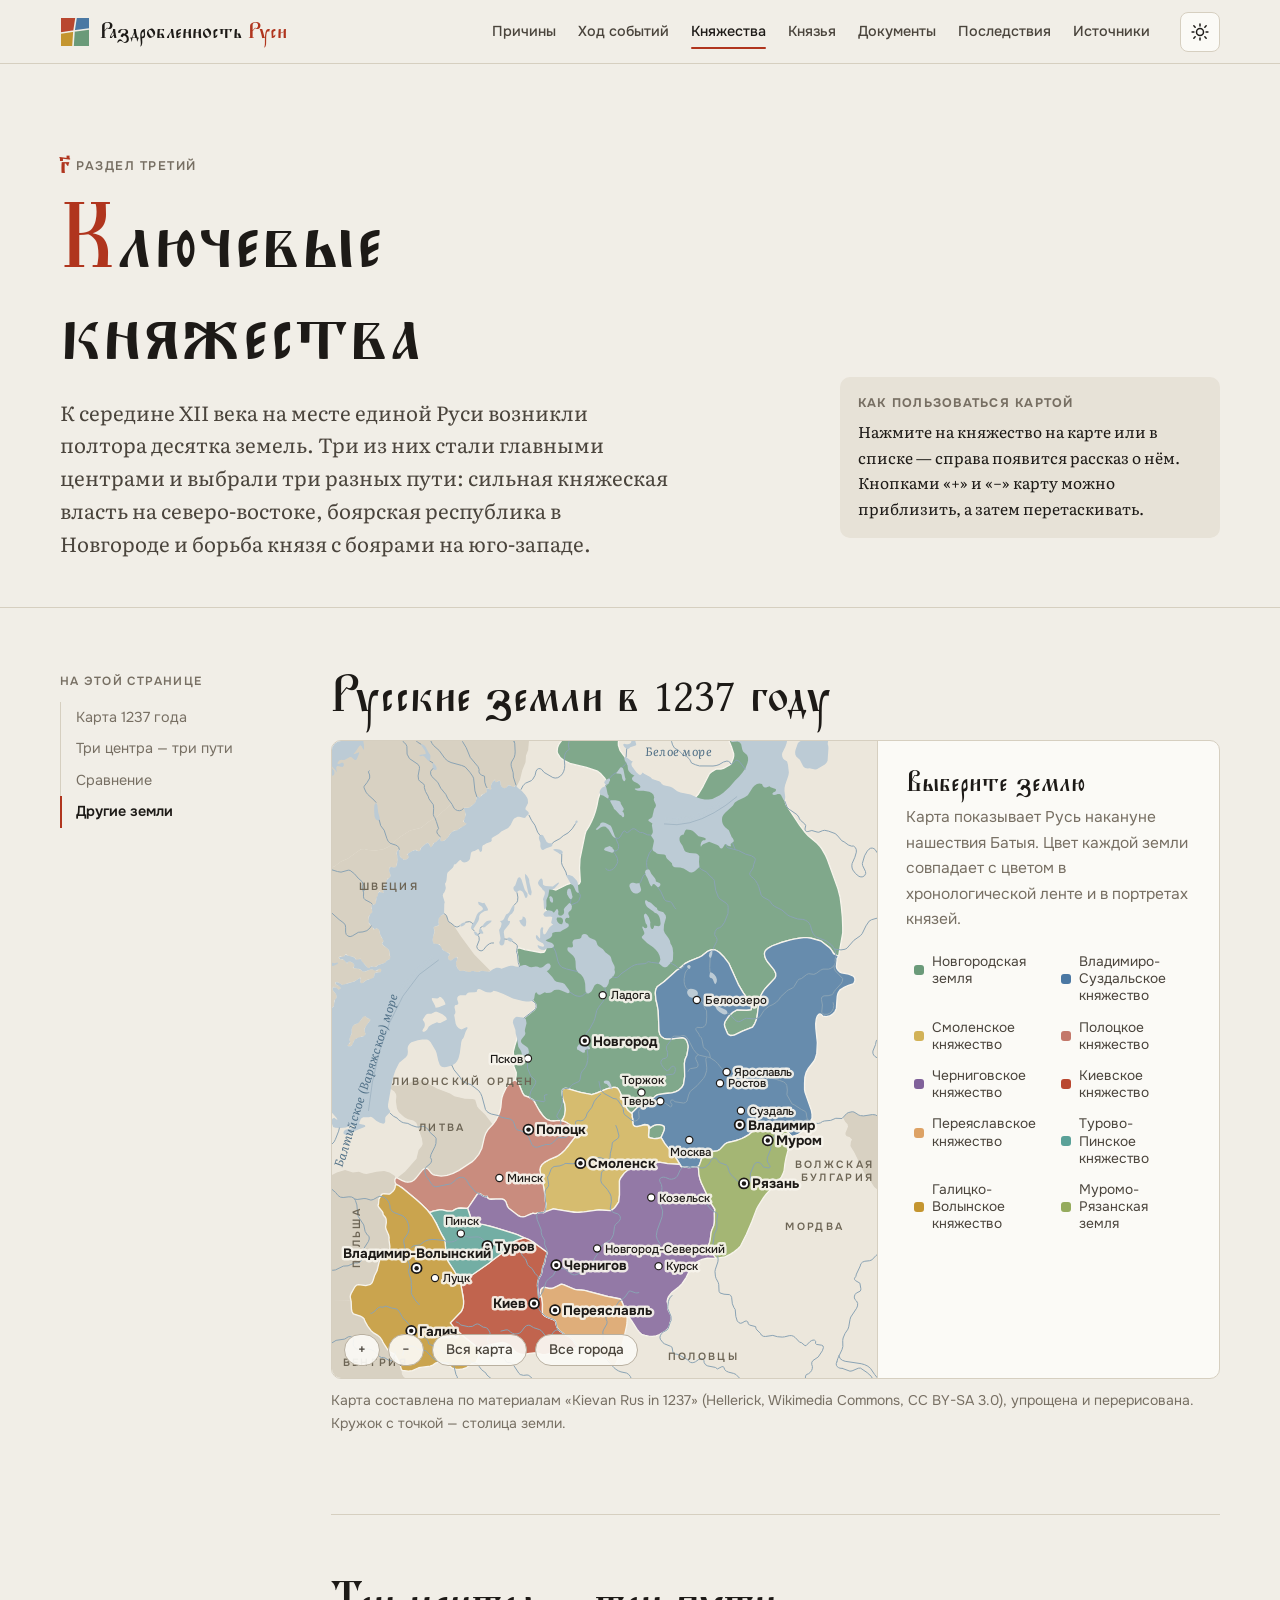
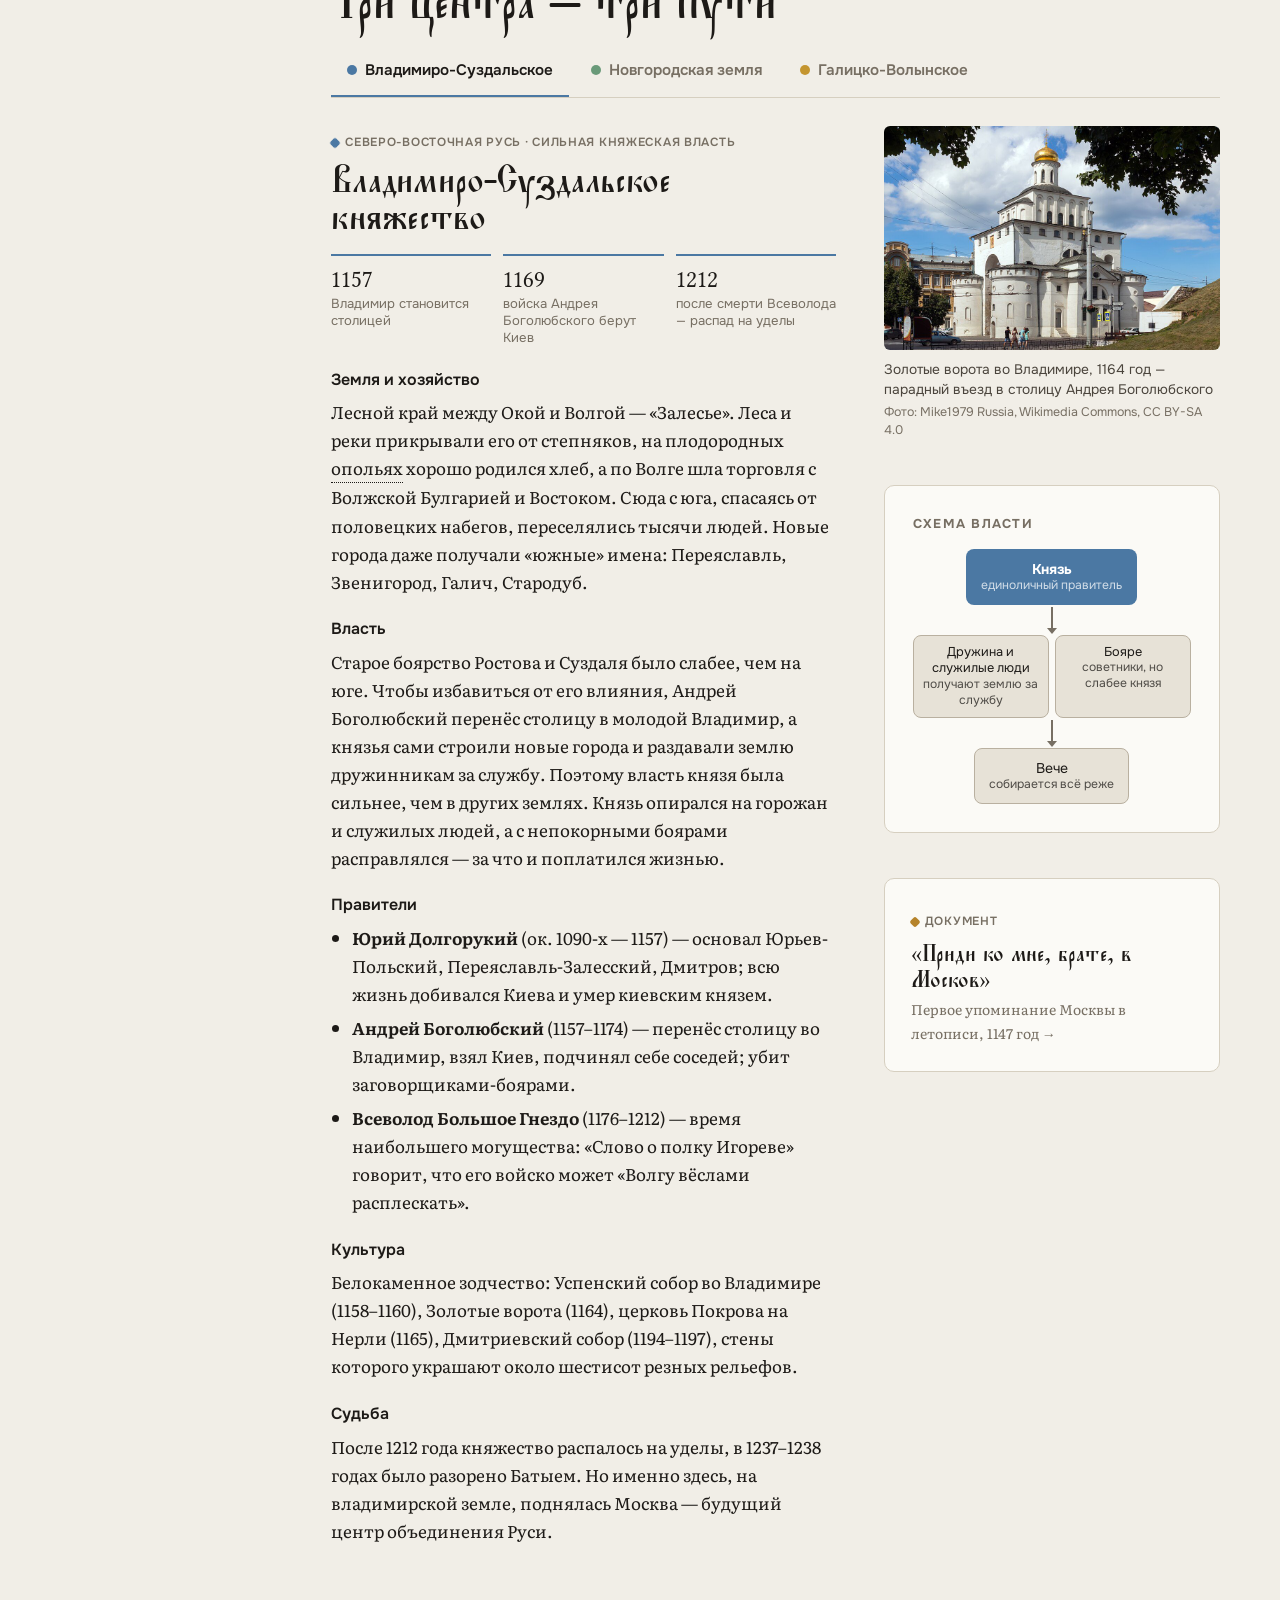
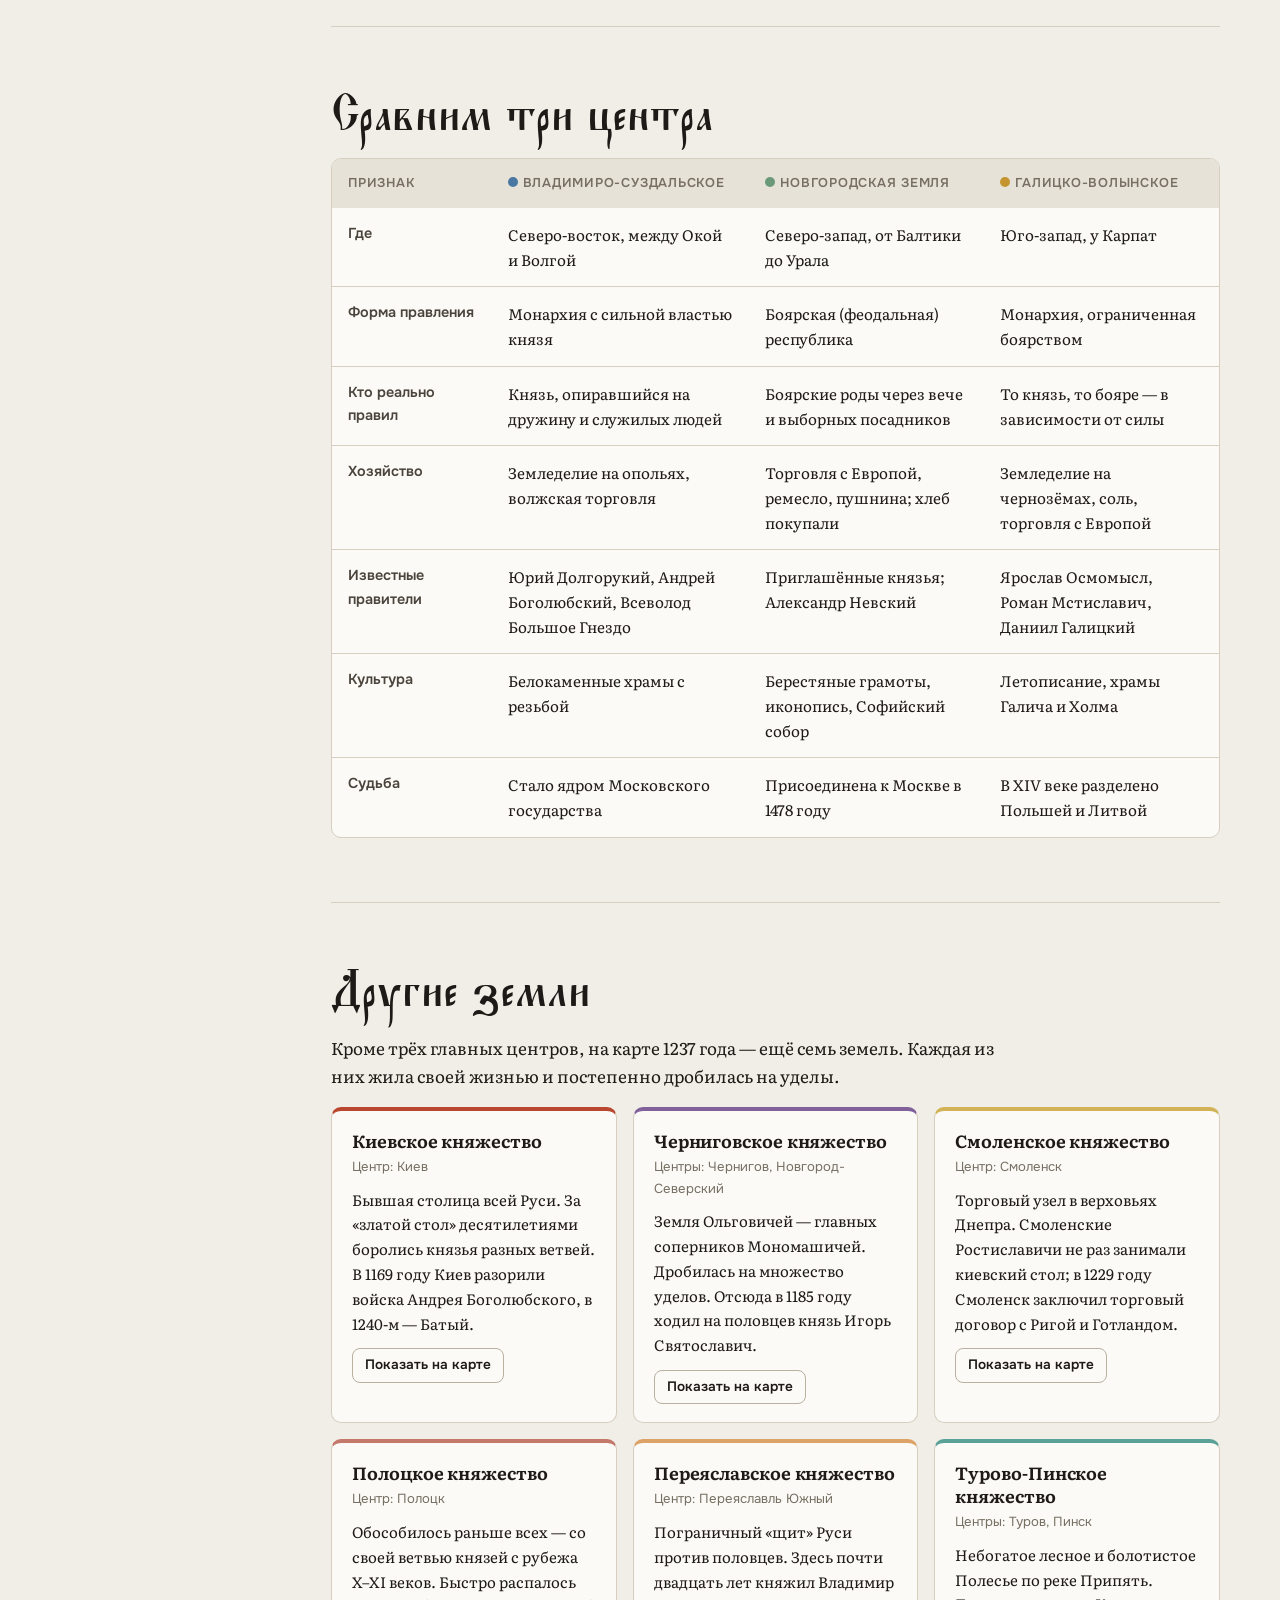
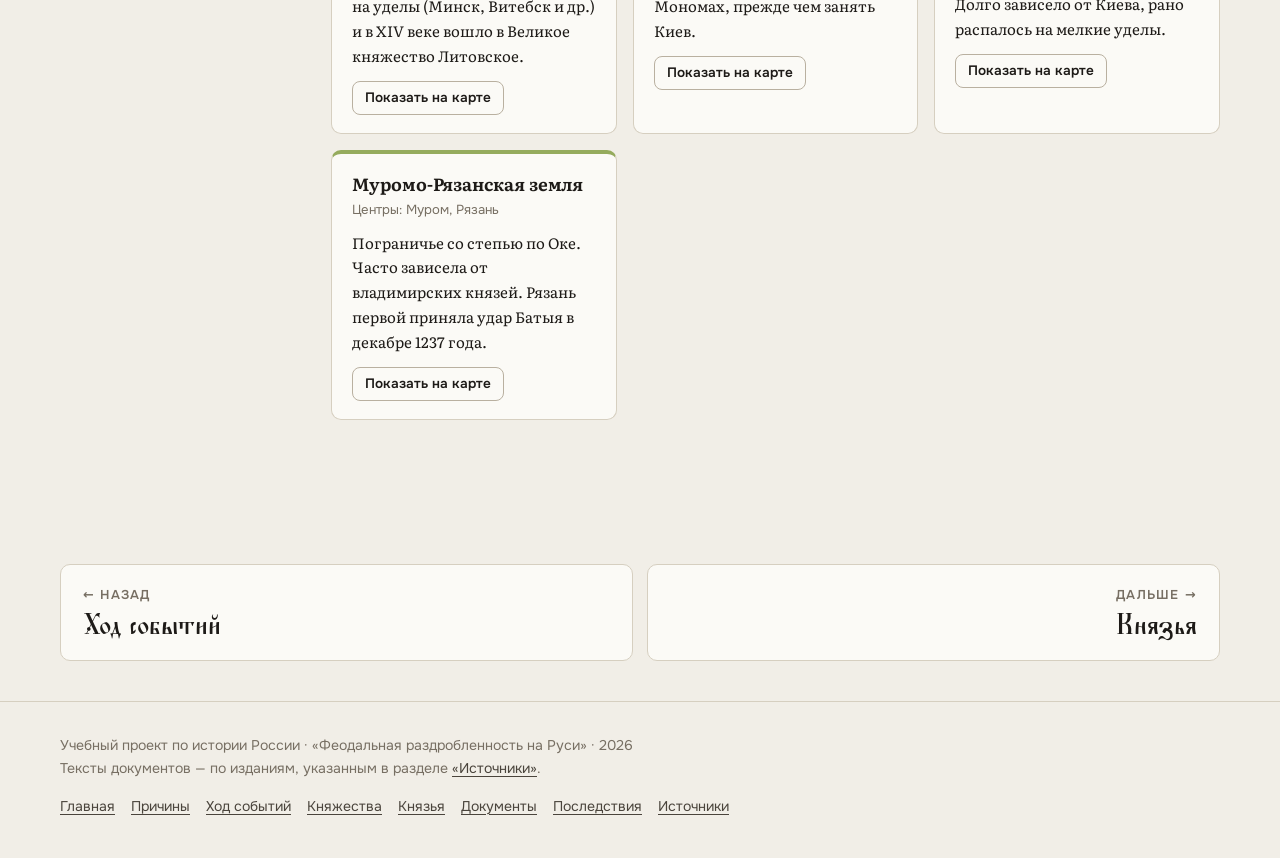
<file: knyazhestva.html>
<!doctype html>
<html lang="ru">
<head>
<meta charset="utf-8">
<meta name="viewport" content="width=device-width, initial-scale=1">
<title>Ключевые княжества и земли — Феодальная раздробленность Руси</title>
<meta name="description" content="Интерактивная карта русских земель 1237 года и подробные рассказы о Владимиро-Суздальском, Новгородской земле и Галицко-Волынском княжестве.">
<meta name="theme-color" content="#13202d">
<meta property="og:type" content="website">
<meta property="og:title" content="Ключевые княжества и земли — Феодальная раздробленность Руси">
<meta property="og:description" content="Интерактивная карта русских земель 1237 года и подробные рассказы о Владимиро-Суздальском, Новгородской земле и Галицко-Волынском княжестве.">
<meta property="og:image" content="assets/img/og-cover.jpg">
<link rel="icon" href="assets/img/favicon.svg" type="image/svg+xml">
<script>document.documentElement.className+=" js";try{var t=localStorage.getItem("theme");if(t)document.documentElement.setAttribute("data-theme",t)}catch(e){}</script>
<link rel="stylesheet" href="assets/css/fonts.css">
<link rel="stylesheet" href="assets/css/style.css">
<script src="assets/js/glossary.js" defer></script>
<script src="assets/js/principalities.js" defer></script>
<script src="assets/js/map-data.js" defer></script>
<script src="assets/js/map.js" defer></script>
<script src="assets/js/main.js" defer></script>
</head>
<body>
<a class="skip-link" href="#main">Перейти к содержанию</a>
<header class="site-header">
  <div class="container">
    <a class="brand" href="index.html" aria-label="На главную: Феодальная раздробленность Руси"><svg class="brand-mark" viewBox="0 0 30 30" aria-hidden="true"><path class="bm-1" d="M1 1H16L14 14L1 16Z" fill="var(--p-kiev)"/><path class="bm-2" d="M16 1H29V12L14 14Z" fill="var(--p-vladimir)"/><path class="bm-3" d="M1 16L14 14L13 29H1Z" fill="var(--p-galich)"/><path class="bm-4" d="M14 14L29 12V29H13Z" fill="var(--p-novgorod)"/><g fill="none" stroke="var(--bg)" stroke-width="1.6" stroke-linejoin="round"><path d="M16 1L14 14L13 29M1 16L14 14L29 12"/></g></svg><span class="brand-text">Раздробленность <span>Руси</span></span></a>
    <nav class="nav" id="site-nav" aria-label="Разделы сайта">
      <ul class="nav-list">
        <li><a href="prichiny.html"><span class="n" aria-hidden="true">а҃</span>Причины</a></li><li><a href="hod.html"><span class="n" aria-hidden="true">в҃</span>Ход событий</a></li><li><a href="knyazhestva.html" aria-current="page"><span class="n" aria-hidden="true">г҃</span>Княжества</a></li><li><a href="knyazya.html"><span class="n" aria-hidden="true">д҃</span>Князья</a></li><li><a href="dokumenty.html"><span class="n" aria-hidden="true">є҃</span>Документы</a></li><li><a href="posledstviya.html"><span class="n" aria-hidden="true">ѕ҃</span>Последствия</a></li><li><a href="istochniki.html"><span class="n" aria-hidden="true">з҃</span>Источники</a></li>
      </ul>
    </nav>
    <div class="header-actions">
      <button class="icon-btn theme-toggle" type="button" aria-label="Сменить тему оформления"><svg class="i-sun" viewBox="0 0 24 24" fill="none" stroke="currentColor" stroke-width="1.8" stroke-linecap="round"><circle cx="12" cy="12" r="4.2"/><path d="M12 2.5v2.2M12 19.3v2.2M4.6 4.6l1.6 1.6M17.8 17.8l1.6 1.6M2.5 12h2.2M19.3 12h2.2M4.6 19.4l1.6-1.6M17.8 6.2l1.6-1.6"/></svg><svg class="i-moon" viewBox="0 0 24 24" fill="none" stroke="currentColor" stroke-width="1.8" stroke-linecap="round" stroke-linejoin="round"><path d="M20 14.5A8 8 0 0 1 9.5 4a8 8 0 1 0 10.5 10.5z"/></svg></button>
      <button class="icon-btn menu-toggle" type="button" aria-controls="site-nav" aria-expanded="false" aria-label="Открыть меню"><svg viewBox="0 0 24 24" fill="none" stroke="currentColor" stroke-width="1.8" stroke-linecap="round"><path d="M4 7h16M4 12h16M4 17h16"/></svg></button>
    </div>
  </div>
  <div class="progress" aria-hidden="true"></div>
</header>
<main id="main">
<header class="page-hero">
  <div class="container page-hero-grid">
    <div>
      <span class="eyebrow"><span class="num" aria-hidden="true">г҃</span> Раздел третий</span>
      <h1 class="h1"><span class="initial">К</span>лючевые княжества</h1>
      <p class="lead">К середине XII века на месте единой Руси возникли полтора десятка земель. Три из них стали главными центрами и выбрали три разных пути: сильная княжеская власть на северо-востоке, боярская республика в Новгороде и борьба князя с боярами на юго-западе.</p>
    </div>
    <aside class="page-hero-aside note" aria-label="Как пользоваться картой">
      <div class="note-title">Как пользоваться картой</div>
      <p>Нажмите на княжество на карте или в списке — справа появится рассказ о нём. Кнопками «+» и «−» карту можно приблизить, а затем перетаскивать.</p>
    </aside>
  </div>
</header>

<div class="container article-layout">
  <nav class="toc" data-auto aria-label="Содержание раздела">
    <div class="toc-title">На этой странице</div>
    <ol></ol>
  </nav>

  <article class="article">
    <section id="karta">
      <h2 class="section-title" data-short="Карта 1237 года">Русские земли в 1237 году</h2>
      <div class="map-shell" data-map="full">
        <div class="map-stage">
          <div class="map-controls">
            <button class="chip" type="button" data-map-action="in" aria-label="Приблизить">+</button>
            <button class="chip" type="button" data-map-action="out" aria-label="Отдалить">−</button>
            <button class="chip" type="button" data-map-action="reset">Вся карта</button>
            <button class="chip" type="button" data-map-action="cities" aria-pressed="false">Все города</button>
          </div>
        </div>
        <div class="map-panel">
          <div class="map-panel-empty">
            <p style="font-family:var(--f-display);font-size:1.6rem;line-height:1.1;color:var(--ink);margin-bottom:8px">Выберите землю</p>
            <p>Карта показывает Русь накануне нашествия Батыя. Цвет каждой земли совпадает с цветом в хронологической ленте и в портретах князей.</p>
          </div>
          <ul class="map-legend" aria-label="Список княжеств"></ul>
        </div>
      </div>
      <noscript><p class="note">Для интерактивной карты включите JavaScript.</p></noscript>
      <p class="small muted ui" style="margin-top:10px">Карта составлена по материалам «Kievan Rus in 1237» (Hellerick, Wikimedia Commons, CC BY-SA 3.0), упрощена и перерисована. Кружок с точкой — столица земли.</p>
    </section>

    <section id="centry">
      <h2 class="section-title" data-short="Три центра — три пути">Три центра — три пути</h2>
      <div class="tabs" role="tablist" aria-label="Главные центры Руси">
        <button class="tab" role="tab" id="t-vladimir" aria-controls="tab-vladimir" aria-selected="true" style="--c:var(--p-vladimir)"><i class="dot" style="--c:var(--p-vladimir)"></i>Владимиро-Суздальское</button>
        <button class="tab" role="tab" id="t-novgorod" aria-controls="tab-novgorod" aria-selected="false" style="--c:var(--p-novgorod)"><i class="dot" style="--c:var(--p-novgorod)"></i>Новгородская земля</button>
        <button class="tab" role="tab" id="t-galich" aria-controls="tab-galich" aria-selected="false" style="--c:var(--p-galich)"><i class="dot" style="--c:var(--p-galich)"></i>Галицко-Волынское</button>
      </div>

      <!-- Владимиро-Суздальское княжество -->
      <div class="tabpanel" role="tabpanel" id="tab-vladimir" aria-labelledby="t-vladimir">
        <div class="profile">
          <div>
            <span class="tag" style="--c:var(--p-vladimir)">Северо-Восточная Русь · сильная княжеская власть</span>
            <h3 style="margin-top:8px">Владимиро-Суздальское княжество</h3>
            <div class="keyfacts" style="--c:var(--p-vladimir)">
              <div class="keyfact"><b>1157</b><span>Владимир становится столицей</span></div>
              <div class="keyfact"><b>1169</b><span>войска Андрея Боголюбского берут Киев</span></div>
              <div class="keyfact"><b>1212</b><span>после смерти Всеволода — распад на уделы</span></div>
            </div>
            <h4>Земля и хозяйство</h4>
            <p>Лесной край между Окой и Волгой — «Залесье». Леса и реки прикрывали его от степняков, на плодородных <button type="button" class="term" data-term="ополье">опольях</button> хорошо родился хлеб, а по Волге шла торговля с Волжской Булгарией и Востоком. Сюда с юга, спасаясь от половецких набегов, переселялись тысячи людей. Новые города даже получали «южные» имена: Переяславль, Звенигород, Галич, Стародуб.</p>
            <h4>Власть</h4>
            <p>Старое боярство Ростова и Суздаля было слабее, чем на юге. Чтобы избавиться от его влияния, Андрей Боголюбский перенёс столицу в молодой Владимир, а князья сами строили новые города и раздавали землю дружинникам за службу. Поэтому власть князя была сильнее, чем в других землях. Князь опирался на горожан и служилых людей, а с непокорными боярами расправлялся — за что и поплатился жизнью.</p>
            <h4>Правители</h4>
            <ul>
              <li><b>Юрий Долгорукий</b> (ок. 1090-х — 1157) — основал Юрьев-Польский, Переяславль-Залесский, Дмитров; всю жизнь добивался Киева и умер киевским князем.</li>
              <li><b>Андрей Боголюбский</b> (1157–1174) — перенёс столицу во Владимир, взял Киев, подчинял себе соседей; убит заговорщиками-боярами.</li>
              <li><b>Всеволод Большое Гнездо</b> (1176–1212) — время наибольшего могущества: «Слово о полку Игореве» говорит, что его войско может «Волгу вёслами расплескать».</li>
            </ul>
            <h4>Культура</h4>
            <p>Белокаменное зодчество: Успенский собор во Владимире (1158–1160), Золотые ворота (1164), церковь Покрова на Нерли (1165), Дмитриевский собор (1194–1197), стены которого украшают около шестисот резных рельефов.</p>
            <h4>Судьба</h4>
            <p>После 1212 года княжество распалось на уделы, в 1237–1238 годах было разорено Батыем. Но именно здесь, на владимирской земле, поднялась Москва — будущий центр объединения Руси.</p>
          </div>
          <div class="profile-aside">
            <figure class="figure">
              <button class="figure-zoom" type="button" data-full="assets/img/golden-gate.jpg"><img src="assets/img/golden-gate.jpg" alt="Белокаменные Золотые ворота во Владимире" loading="lazy" width="960" height="640"></button>
              <figcaption>Золотые ворота во Владимире, 1164 год — парадный въезд в столицу Андрея Боголюбского<span class="credit">Фото: Mike1979 Russia, Wikimedia Commons, CC BY-SA 4.0</span></figcaption>
            </figure>
            <div class="scheme">
              <div class="scheme-title">Схема власти</div>
              <div class="power" style="--c:var(--p-vladimir)">
                <div class="power-node top">Князь<small>единоличный правитель</small></div>
                <div class="power-arrow" aria-hidden="true"></div>
                <div class="power-row">
                  <div class="power-node">Дружина и служилые люди<small>получают землю за службу</small></div>
                  <div class="power-node">Бояре<small>советники, но слабее князя</small></div>
                </div>
                <div class="power-arrow" aria-hidden="true"></div>
                <div class="power-node">Вече<small>собирается всё реже</small></div>
              </div>
            </div>
            <a class="card" href="dokumenty.html#moskva" style="text-decoration:none;color:inherit;display:block">
              <span class="tag" style="--c:var(--ochre)">Документ</span>
              <p style="font-family:var(--f-display);font-size:1.4rem;line-height:1.15;margin:8px 0 6px">«Приди ко мне, брате, в Москов»</p>
              <p class="small muted" style="margin:0">Первое упоминание Москвы в летописи, 1147 год →</p>
            </a>
          </div>
        </div>
      </div>

      <!-- Новгородская земля -->
      <div class="tabpanel" role="tabpanel" id="tab-novgorod" aria-labelledby="t-novgorod" hidden>
        <div class="profile">
          <div>
            <span class="tag" style="--c:var(--p-novgorod)">Северо-Западная Русь · боярская республика</span>
            <h3 style="margin-top:8px">Новгородская земля</h3>
            <div class="keyfacts" style="--c:var(--p-novgorod)">
              <div class="keyfact"><b>1136</b><span>изгнание князя, начало республики</span></div>
              <div class="keyfact"><b>1000+</b><span>берестяных грамот найдено в Новгороде</span></div>
              <div class="keyfact"><b>1478</b><span>присоединение к Москве</span></div>
            </div>
            <h4>Земля и хозяйство</h4>
            <p>Огромная территория от Финского залива до Урала. Почвы бедные, климат суровый — хлеба своего часто не хватало, и его везли из Владимиро-Суздальской земли (этим пользовались суздальские князья, перекрывая подвоз зерна). Зато Новгород стоял на перекрёстке торговых путей: здесь работали дворы иноземных купцов — Готский и Немецкий, а с Севера шли меха, воск, мёд, моржовая кость.</p>
            <h4>Власть</h4>
            <p>Высший орган — <button type="button" class="term" data-term="вече">вече</button>, собиравшееся на Ярославовом дворище. Оно избирало <button type="button" class="term" data-term="посадник">посадника</button> и <button type="button" class="term" data-term="тысяцкий">тысяцкого</button>, а с середины XII века — и <button type="button" class="term" data-term="владыка">владыку</button>-архиепископа. Князя приглашали по договору — <button type="button" class="term" data-term="ряд">ряду</button>: он командовал войском и вместе с посадником судил, но жил за городом, на Городище, и не имел права владеть новгородской землёй. Реальная власть принадлежала богатым боярским родам — их называли «тремястами золотыми поясами».</p>
            <h4>Культура</h4>
            <p>Софийский собор (1045–1050), церковь Спаса на Нередице (1198), знаменитая новгородская иконопись. Берестяные грамоты показывают, что писать умели не только бояре и священники, но и ремесленники, женщины, дети — сохранились даже ученические упражнения и рисунки мальчика Онфима (XIII век).</p>
            <h4>Судьба</h4>
            <p>В XIII веке Новгород избежал разорения Батыем, а князь Александр Невский отразил шведов (1240) и рыцарей Ливонского ордена (1242). Республика просуществовала до 1478 года, когда Иван III присоединил её к Москве и увёз вечевой колокол.</p>
          </div>
          <div class="profile-aside">
            <figure class="figure">
              <button class="figure-zoom" type="button" data-full="assets/img/novgorod-torg.jpg"><img src="assets/img/novgorod-torg.jpg" alt="Картина: зимний торг на берегу Волхова, вдали — кремль" loading="lazy" width="960" height="690"></button>
              <figcaption>А. М. Васнецов. Новгородский торг (1909)<span class="credit">Wikimedia Commons, общественное достояние</span></figcaption>
            </figure>
            <div class="scheme">
              <div class="scheme-title">Схема власти</div>
              <div class="power" style="--c:var(--p-novgorod)">
                <div class="power-node top">Вече<small>собрание свободных горожан</small></div>
                <div class="power-label">избирает</div>
                <div class="power-arrow" aria-hidden="true"></div>
                <div class="power-row">
                  <div class="power-node">Посадник<small>управление, суд</small></div>
                  <div class="power-node">Тысяцкий<small>ополчение, торговый суд</small></div>
                  <div class="power-node">Владыка<small>казна, внешние дела</small></div>
                </div>
                <div class="power-label">приглашает по ряду</div>
                <div class="power-arrow" aria-hidden="true"></div>
                <div class="power-node">Князь<small>военачальник, судья вместе с посадником</small></div>
              </div>
            </div>
            <figure class="figure">
              <button class="figure-zoom" type="button" data-full="assets/img/birch-109.jpg"><img src="assets/img/birch-109.jpg" alt="Берестяная грамота с процарапанным текстом" loading="lazy" width="892" height="502"></button>
              <figcaption>Берестяная грамота № 109 (около 1100 года) — деловое письмо о покупке рабыни<span class="credit">Wikimedia Commons, CC BY 1.0</span></figcaption>
            </figure>
          </div>
        </div>
      </div>

      <!-- Галицко-Волынское княжество -->
      <div class="tabpanel" role="tabpanel" id="tab-galich" aria-labelledby="t-galich" hidden>
        <div class="profile">
          <div>
            <span class="tag" style="--c:var(--p-galich)">Юго-Западная Русь · князь против бояр</span>
            <h3 style="margin-top:8px">Галицко-Волынское княжество</h3>
            <div class="keyfacts" style="--c:var(--p-galich)">
              <div class="keyfact"><b>1199</b><span>Роман Мстиславич объединяет Галич и Волынь</span></div>
              <div class="keyfact"><b>1253</b><span>Даниил Романович принимает королевскую корону</span></div>
              <div class="keyfact"><b>XIV век</b><span>земли делят Польша и Литва</span></div>
            </div>
            <h4>Земля и хозяйство</h4>
            <p>Плодородные чернозёмы, соляные промыслы, торговые пути в Польшу, Венгрию и к Дунаю. Богатая земля вырастила самое сильное и своевольное на Руси <button type="button" class="term" data-term="боярство">боярство</button>.</p>
            <h4>Власть</h4>
            <p>Галицкие бояре приглашали и изгоняли князей, вмешивались в их семейные дела, а однажды один из них — Владислав Кормильчич — даже сам объявил себя князем (1213): единственный случай, когда на княжеский стол сел не Рюрикович. История княжества — это борьба князей за власть против боярской вольницы.</p>
            <h4>Правители</h4>
            <ul>
              <li><b>Ярослав Осмомысл</b> (1153–1187) — могущественный галицкий князь; «Слово о полку Игореве» говорит, что он «подпёр горы Угорские своими железными полками».</li>
              <li><b>Роман Мстиславич</b> (Галич с 1199, погиб в 1205) — объединил Галич и Волынь, жестоко подавлял бояр; летописец назвал его «самодержцем всея Руси».</li>
              <li><b>Даниил Романович Галицкий</b> (1201–1264) — почти сорок лет добивался отцовского наследства, в 1245 году разбил под Ярославом венгров, поляков и мятежных бояр, основал Холм и Львов, в 1253 году принял королевскую корону.</li>
            </ul>
            <h4>Судьба</h4>
            <p>Княжество пострадало от Батыя и признало власть Орды. После того как около 1323 года пресеклась мужская линия Романовичей, а в 1340 году бояре отравили князя Юрия II Болеслава, Галицкую землю захватила Польша, а Волынь — Великое княжество Литовское.</p>
          </div>
          <div class="profile-aside">
            <figure class="figure">
              <button class="figure-zoom" type="button" data-full="assets/img/daniil-lithograph.jpg"><img src="assets/img/daniil-lithograph.jpg" alt="Литография: князь Даниил на коне у стен крепости" loading="lazy" width="900" height="1279" style="aspect-ratio:4/3;object-fit:cover;object-position:top"></button>
              <figcaption>Князь Даниил Галицкий и ляхи. Литография по рисунку Б. А. Чорикова («Живописный Карамзин», 1836)<span class="credit">Wikimedia Commons, общественное достояние (скан — CC BY-SA 4.0)</span></figcaption>
            </figure>
            <div class="scheme">
              <div class="scheme-title">Схема власти</div>
              <div class="power" style="--c:var(--p-galich)">
                <div class="power-row" style="align-items:center">
                  <div class="power-node top">Князь</div>
                  <span aria-hidden="true" style="font-size:1.4rem;color:var(--cinnabar)">⇄</span>
                  <div class="power-node top" style="background:var(--ink)">Бояре</div>
                </div>
                <div class="power-label" style="margin-top:8px">постоянная борьба: бояре зовут и изгоняют князей,<br>опираются на Венгрию и Польшу</div>
                <div class="power-arrow" aria-hidden="true"></div>
                <div class="power-node">Вече и горожане<small>часто поддерживают князя против бояр</small></div>
              </div>
            </div>
            <a class="card" href="dokumenty.html#roman" style="text-decoration:none;color:inherit;display:block">
              <span class="tag" style="--c:var(--ochre)">Документ</span>
              <p style="font-family:var(--f-display);font-size:1.4rem;line-height:1.15;margin:8px 0 6px">«…устремлялся на поганых, как лев»</p>
              <p class="small muted" style="margin:0">Галицко-Волынская летопись о Романе Мстиславиче →</p>
            </a>
          </div>
        </div>
      </div>
    </section>

    <section id="sravnenie">
      <h2 class="section-title" data-short="Сравнение">Сравним три центра</h2>
      <div class="table-wrap">
        <table>
          <caption class="visually-hidden">Сравнение Владимиро-Суздальского княжества, Новгородской земли и Галицко-Волынского княжества</caption>
          <thead>
            <tr><th scope="col">Признак</th><th scope="col"><i class="dot" style="--c:var(--p-vladimir)"></i> Владимиро-Суздальское</th><th scope="col"><i class="dot" style="--c:var(--p-novgorod)"></i> Новгородская земля</th><th scope="col"><i class="dot" style="--c:var(--p-galich)"></i> Галицко-Волынское</th></tr>
          </thead>
          <tbody>
            <tr><th scope="row">Где</th><td>Северо-восток, между Окой и Волгой</td><td>Северо-запад, от Балтики до Урала</td><td>Юго-запад, у Карпат</td></tr>
            <tr><th scope="row">Форма правления</th><td>Монархия с сильной властью князя</td><td>Боярская (феодальная) республика</td><td>Монархия, ограниченная боярством</td></tr>
            <tr><th scope="row">Кто реально правил</th><td>Князь, опиравшийся на дружину и служилых людей</td><td>Боярские роды через вече и выборных посадников</td><td>То князь, то бояре — в зависимости от силы</td></tr>
            <tr><th scope="row">Хозяйство</th><td>Земледелие на опольях, волжская торговля</td><td>Торговля с Европой, ремесло, пушнина; хлеб покупали</td><td>Земледелие на чернозёмах, соль, торговля с Европой</td></tr>
            <tr><th scope="row">Известные правители</th><td>Юрий Долгорукий, Андрей Боголюбский, Всеволод Большое Гнездо</td><td>Приглашённые князья; Александр Невский</td><td>Ярослав Осмомысл, Роман Мстиславич, Даниил Галицкий</td></tr>
            <tr><th scope="row">Культура</th><td>Белокаменные храмы с резьбой</td><td>Берестяные грамоты, иконопись, Софийский собор</td><td>Летописание, храмы Галича и Холма</td></tr>
            <tr><th scope="row">Судьба</th><td>Стало ядром Московского государства</td><td>Присоединена к Москве в 1478 году</td><td>В XIV веке разделено Польшей и Литвой</td></tr>
          </tbody>
        </table>
      </div>
    </section>

    <section id="lands">
      <h2 class="section-title" data-short="Другие земли">Другие земли</h2>
      <div class="prose"><p>Кроме трёх главных центров, на карте 1237 года — ещё семь земель. Каждая из них жила своей жизнью и постепенно дробилась на уделы.</p></div>
      <div class="lands">
        <div class="land" style="--c:var(--p-kiev)">
          <h3>Киевское княжество</h3>
          <div class="cap">Центр: Киев</div>
          <p>Бывшая столица всей Руси. За «златой стол» десятилетиями боролись князья разных ветвей. В 1169 году Киев разорили войска Андрея Боголюбского, в 1240-м — Батый.</p>
          <button class="btn btn-ghost btn-small show-on-map" type="button" data-show-on-map="kiev">Показать на карте</button>
        </div>
        <div class="land" style="--c:var(--p-chernigov)">
          <h3>Черниговское княжество</h3>
          <div class="cap">Центры: Чернигов, Новгород-Северский</div>
          <p>Земля Ольговичей — главных соперников Мономашичей. Дробилась на множество уделов. Отсюда в 1185 году ходил на половцев князь Игорь Святославич.</p>
          <button class="btn btn-ghost btn-small show-on-map" type="button" data-show-on-map="chernigov">Показать на карте</button>
        </div>
        <div class="land" style="--c:var(--p-smolensk)">
          <h3>Смоленское княжество</h3>
          <div class="cap">Центр: Смоленск</div>
          <p>Торговый узел в верховьях Днепра. Смоленские Ростиславичи не раз занимали киевский стол; в 1229 году Смоленск заключил торговый договор с Ригой и Готландом.</p>
          <button class="btn btn-ghost btn-small show-on-map" type="button" data-show-on-map="smolensk">Показать на карте</button>
        </div>
        <div class="land" style="--c:var(--p-polotsk)">
          <h3>Полоцкое княжество</h3>
          <div class="cap">Центр: Полоцк</div>
          <p>Обособилось раньше всех — со своей ветвью князей с рубежа X–XI веков. Быстро распалось на уделы (Минск, Витебск и др.) и в XIV веке вошло в Великое княжество Литовское.</p>
          <button class="btn btn-ghost btn-small show-on-map" type="button" data-show-on-map="polotsk">Показать на карте</button>
        </div>
        <div class="land" style="--c:var(--p-pereyaslavl)">
          <h3>Переяславское княжество</h3>
          <div class="cap">Центр: Переяславль Южный</div>
          <p>Пограничный «щит» Руси против половцев. Здесь почти двадцать лет княжил Владимир Мономах, прежде чем занять Киев.</p>
          <button class="btn btn-ghost btn-small show-on-map" type="button" data-show-on-map="pereyaslavl">Показать на карте</button>
        </div>
        <div class="land" style="--c:var(--p-turov)">
          <h3>Турово-Пинское княжество</h3>
          <div class="cap">Центры: Туров, Пинск</div>
          <p>Небогатое лесное и болотистое Полесье по реке Припять. Долго зависело от Киева, рано распалось на мелкие уделы.</p>
          <button class="btn btn-ghost btn-small show-on-map" type="button" data-show-on-map="turov">Показать на карте</button>
        </div>
        <div class="land" style="--c:var(--p-ryazan)">
          <h3>Муромо-Рязанская земля</h3>
          <div class="cap">Центры: Муром, Рязань</div>
          <p>Пограничье со степью по Оке. Часто зависела от владимирских князей. Рязань первой приняла удар Батыя в декабре 1237 года.</p>
          <button class="btn btn-ghost btn-small show-on-map" type="button" data-show-on-map="ryazan">Показать на карте</button>
        </div>
      </div>
    </section>
  </article>
</div>
</main>
<nav class="container pager" aria-label="Соседние разделы"><a class="prev" href="hod.html"><span class="dir">← Назад</span><span class="ttl">Ход событий</span></a><a class="next" href="knyazya.html"><span class="dir">Дальше →</span><span class="ttl">Князья</span></a></nav>
<footer class="site-footer">
  <div class="container">
    <p style="margin:0">Учебный проект по истории России · «Феодальная раздробленность на Руси» · 2026<br>Тексты документов — по изданиям, указанным в разделе <a href="istochniki.html">«Источники»</a>.</p>
    <ul class="footer-nav"><li><a href="index.html">Главная</a></li><li><a href="prichiny.html">Причины</a></li><li><a href="hod.html">Ход событий</a></li><li><a href="knyazhestva.html">Княжества</a></li><li><a href="knyazya.html">Князья</a></li><li><a href="dokumenty.html">Документы</a></li><li><a href="posledstviya.html">Последствия</a></li><li><a href="istochniki.html">Источники</a></li></ul>
  </div>
</footer>
<button class="icon-btn to-top" type="button" aria-label="Наверх"><svg viewBox="0 0 24 24" fill="none" stroke="currentColor" stroke-width="1.8" stroke-linecap="round" stroke-linejoin="round"><path d="M12 19V5M6 11l6-6 6 6"/></svg></button>
</body>
</html>
</file>
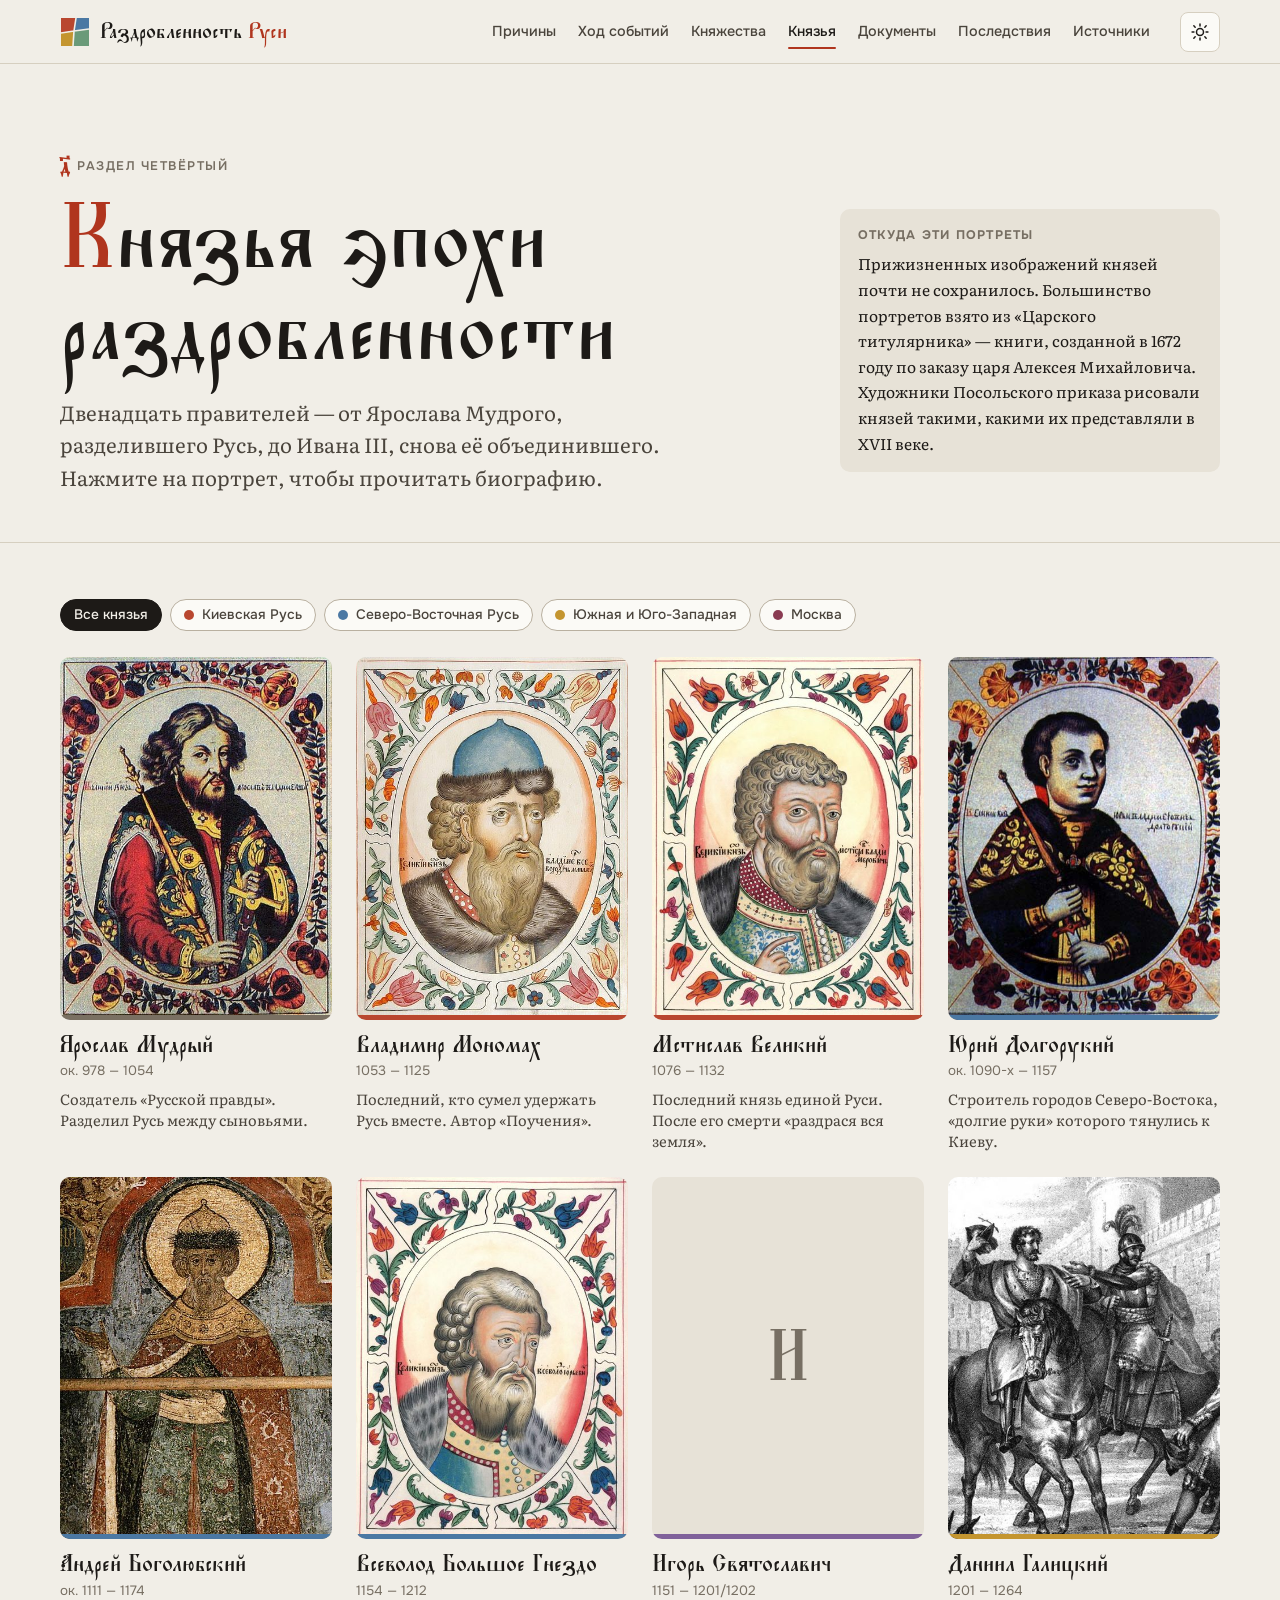
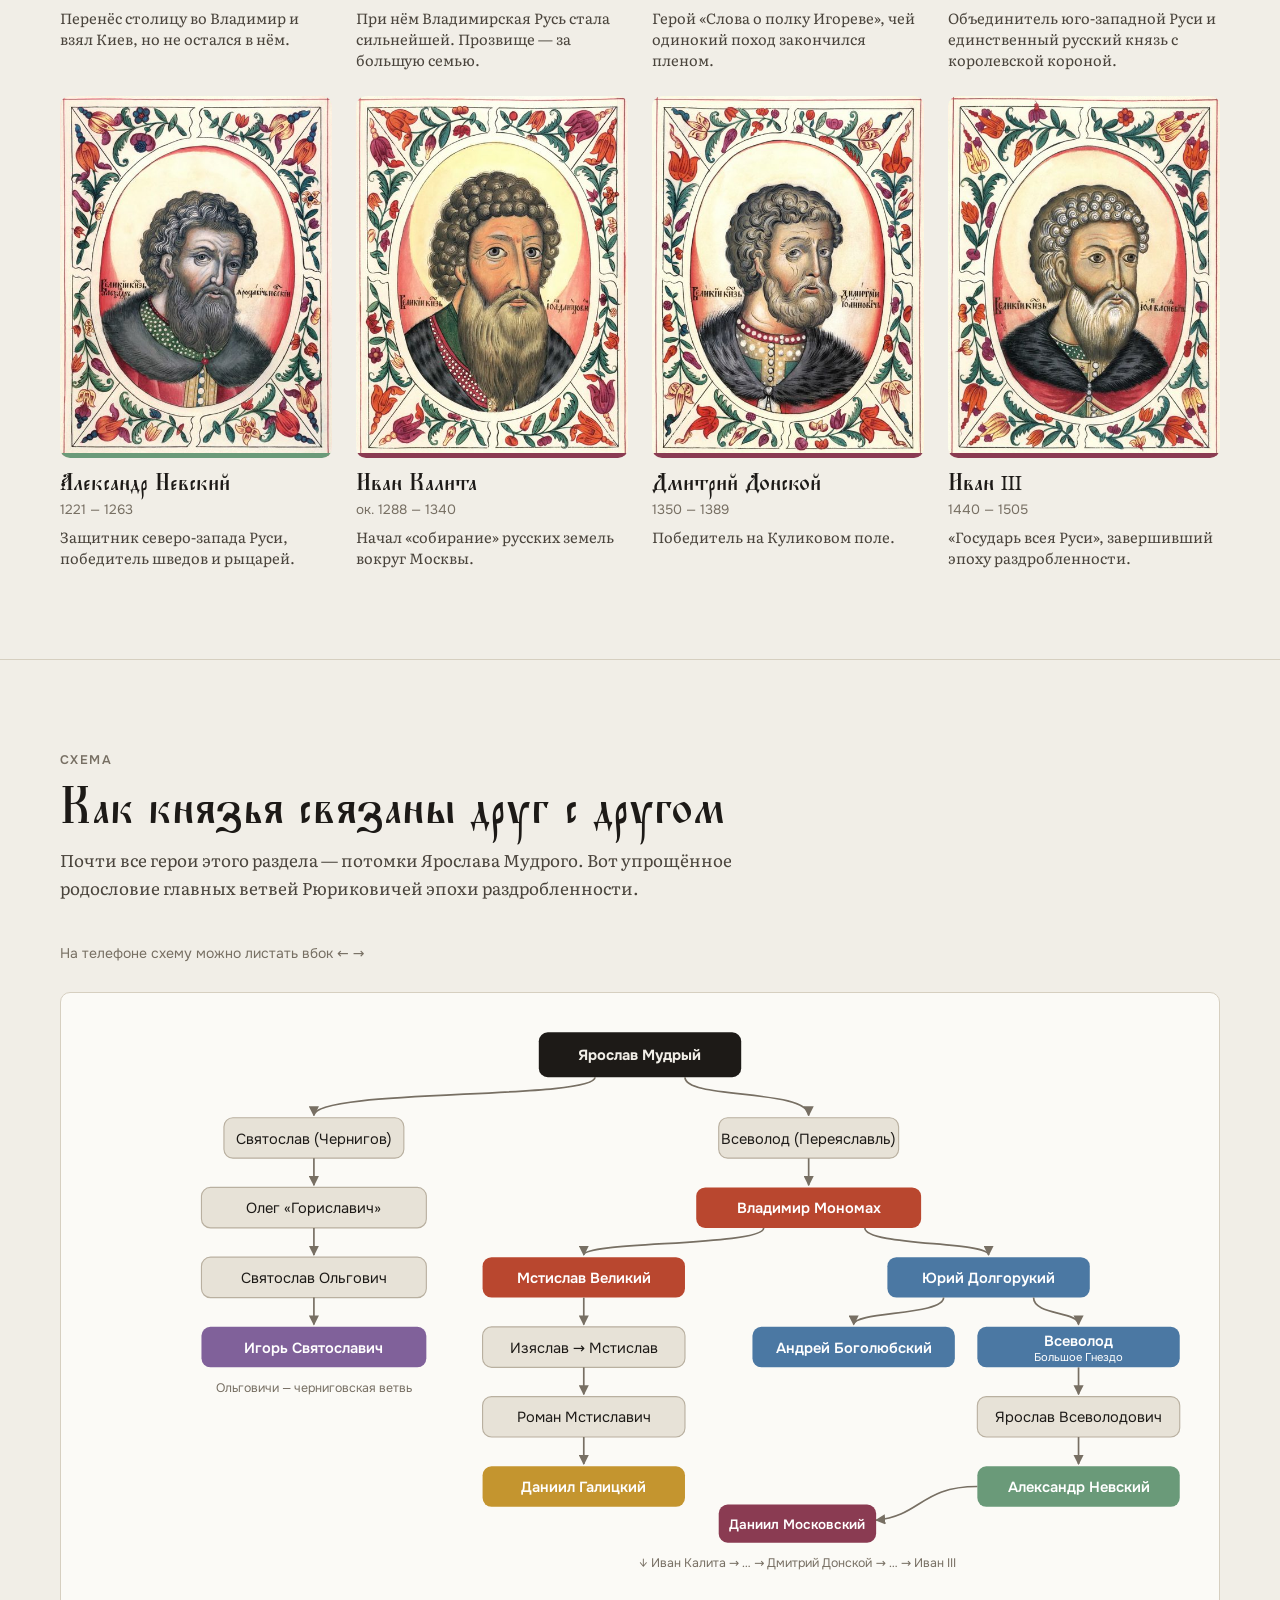
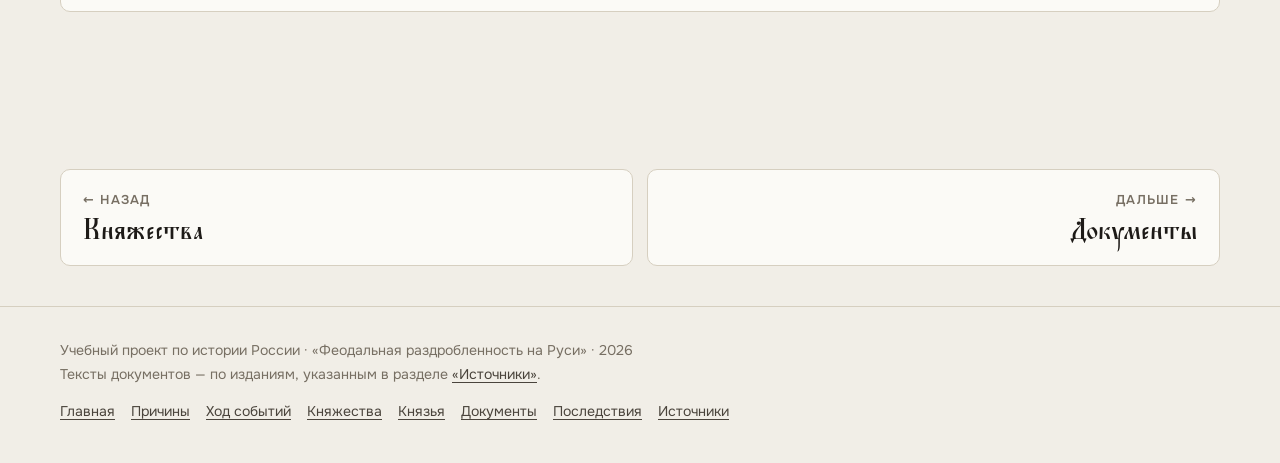
<file: knyazya.html>
<!doctype html>
<html lang="ru">
<head>
<meta charset="utf-8">
<meta name="viewport" content="width=device-width, initial-scale=1">
<title>Князья эпохи раздробленности — Феодальная раздробленность Руси</title>
<meta name="description" content="Портреты и биографии князей: Владимир Мономах, Юрий Долгорукий, Андрей Боголюбский, Всеволод Большое Гнездо, Даниил Галицкий и другие.">
<meta name="theme-color" content="#13202d">
<meta property="og:type" content="website">
<meta property="og:title" content="Князья эпохи раздробленности — Феодальная раздробленность Руси">
<meta property="og:description" content="Портреты и биографии князей: Владимир Мономах, Юрий Долгорукий, Андрей Боголюбский, Всеволод Большое Гнездо, Даниил Галицкий и другие.">
<meta property="og:image" content="assets/img/og-cover.jpg">
<link rel="icon" href="assets/img/favicon.svg" type="image/svg+xml">
<script>document.documentElement.className+=" js";try{var t=localStorage.getItem("theme");if(t)document.documentElement.setAttribute("data-theme",t)}catch(e){}</script>
<link rel="stylesheet" href="assets/css/fonts.css">
<link rel="stylesheet" href="assets/css/style.css">
<script src="assets/js/glossary.js" defer></script>
<script src="assets/js/princes.js" defer></script>
<script src="assets/js/main.js" defer></script>
</head>
<body>
<a class="skip-link" href="#main">Перейти к содержанию</a>
<header class="site-header">
  <div class="container">
    <a class="brand" href="index.html" aria-label="На главную: Феодальная раздробленность Руси"><svg class="brand-mark" viewBox="0 0 30 30" aria-hidden="true"><path class="bm-1" d="M1 1H16L14 14L1 16Z" fill="var(--p-kiev)"/><path class="bm-2" d="M16 1H29V12L14 14Z" fill="var(--p-vladimir)"/><path class="bm-3" d="M1 16L14 14L13 29H1Z" fill="var(--p-galich)"/><path class="bm-4" d="M14 14L29 12V29H13Z" fill="var(--p-novgorod)"/><g fill="none" stroke="var(--bg)" stroke-width="1.6" stroke-linejoin="round"><path d="M16 1L14 14L13 29M1 16L14 14L29 12"/></g></svg><span class="brand-text">Раздробленность <span>Руси</span></span></a>
    <nav class="nav" id="site-nav" aria-label="Разделы сайта">
      <ul class="nav-list">
        <li><a href="prichiny.html"><span class="n" aria-hidden="true">а҃</span>Причины</a></li><li><a href="hod.html"><span class="n" aria-hidden="true">в҃</span>Ход событий</a></li><li><a href="knyazhestva.html"><span class="n" aria-hidden="true">г҃</span>Княжества</a></li><li><a href="knyazya.html" aria-current="page"><span class="n" aria-hidden="true">д҃</span>Князья</a></li><li><a href="dokumenty.html"><span class="n" aria-hidden="true">є҃</span>Документы</a></li><li><a href="posledstviya.html"><span class="n" aria-hidden="true">ѕ҃</span>Последствия</a></li><li><a href="istochniki.html"><span class="n" aria-hidden="true">з҃</span>Источники</a></li>
      </ul>
    </nav>
    <div class="header-actions">
      <button class="icon-btn theme-toggle" type="button" aria-label="Сменить тему оформления"><svg class="i-sun" viewBox="0 0 24 24" fill="none" stroke="currentColor" stroke-width="1.8" stroke-linecap="round"><circle cx="12" cy="12" r="4.2"/><path d="M12 2.5v2.2M12 19.3v2.2M4.6 4.6l1.6 1.6M17.8 17.8l1.6 1.6M2.5 12h2.2M19.3 12h2.2M4.6 19.4l1.6-1.6M17.8 6.2l1.6-1.6"/></svg><svg class="i-moon" viewBox="0 0 24 24" fill="none" stroke="currentColor" stroke-width="1.8" stroke-linecap="round" stroke-linejoin="round"><path d="M20 14.5A8 8 0 0 1 9.5 4a8 8 0 1 0 10.5 10.5z"/></svg></button>
      <button class="icon-btn menu-toggle" type="button" aria-controls="site-nav" aria-expanded="false" aria-label="Открыть меню"><svg viewBox="0 0 24 24" fill="none" stroke="currentColor" stroke-width="1.8" stroke-linecap="round"><path d="M4 7h16M4 12h16M4 17h16"/></svg></button>
    </div>
  </div>
  <div class="progress" aria-hidden="true"></div>
</header>
<main id="main">
<header class="page-hero">
  <div class="container page-hero-grid">
    <div>
      <span class="eyebrow"><span class="num" aria-hidden="true">д҃</span> Раздел четвёртый</span>
      <h1 class="h1"><span class="initial">К</span>нязья эпохи раздробленности</h1>
      <p class="lead">Двенадцать правителей — от Ярослава Мудрого, разделившего Русь, до Ивана III, снова её объединившего. Нажмите на портрет, чтобы прочитать биографию.</p>
    </div>
    <aside class="page-hero-aside note" aria-label="Откуда портреты">
      <div class="note-title">Откуда эти портреты</div>
      <p>Прижизненных изображений князей почти не сохранилось. Большинство портретов взято из «Царского титулярника» — книги, созданной в 1672 году по заказу царя Алексея Михайловича. Художники Посольского приказа рисовали князей такими, какими их представляли в XVII веке.</p>
    </aside>
  </div>
</header>

<section class="section" style="padding-top:clamp(32px,5vw,56px)">
  <div class="container">
    <div class="filters chips" role="group" aria-label="Фильтр по землям" data-prince-filters>
      <button class="chip" type="button" data-g="all" aria-pressed="true">Все князья</button>
      <button class="chip" type="button" data-g="kiev" aria-pressed="false"><i class="dot" style="--c:var(--p-kiev)"></i>Киевская Русь</button>
      <button class="chip" type="button" data-g="ne" aria-pressed="false"><i class="dot" style="--c:var(--p-vladimir)"></i>Северо-Восточная Русь</button>
      <button class="chip" type="button" data-g="south" aria-pressed="false"><i class="dot" style="--c:var(--p-galich)"></i>Южная и Юго-Западная</button>
      <button class="chip" type="button" data-g="moscow" aria-pressed="false"><i class="dot" style="--c:var(--p-moscow)"></i>Москва</button>
    </div>
    <ul class="princes" data-princes style="list-style:none;padding:0;margin:0"></ul>
    <noscript><p class="note">Для галереи портретов включите JavaScript.</p></noscript>
  </div>
</section>

<section class="section">
  <div class="container">
    <div class="section-head reveal">
      <span class="eyebrow">Схема</span>
      <h2 class="h2">Как князья связаны друг с другом</h2>
      <p>Почти все герои этого раздела — потомки Ярослава Мудрого. Вот упрощённое родословие главных ветвей Рюриковичей эпохи раздробленности.</p>
    </div>
    <p class="small muted ui" style="margin:0 0 8px">На телефоне схему можно листать вбок ← →</p>
    <div class="scheme reveal" style="overflow-x:auto" data-tree>
      <svg viewBox="0 0 980 500" style="min-width:900px" role="img" aria-label="Родословная схема: от Ярослава Мудрого через Всеволода к Мономаху, от него — к Мстиславу и Юрию Долгорукому; от Юрия — Андрей Боголюбский и Всеволод Большое Гнездо; далее Ярослав Всеволодович, Александр Невский, Даниил Московский, Иван Калита, Дмитрий Донской, Иван III. От Мстислава — Изяслав, Мстислав, Роман и Даниил Галицкий. От Святослава Ярославича — Олег, Святослав, Игорь.">
        <defs><marker id="arr" viewBox="0 0 10 10" refX="9" refY="5" markerWidth="6" markerHeight="6" orient="auto"><path d="M0 0L10 5L0 10z" fill="var(--ink-3)"/></marker></defs>
        <g font-size="13" text-anchor="middle">
          <rect class="s-strong" x="400" y="10" width="180" height="40" rx="8"/><text class="s-strong-text" x="490" y="35" font-weight="700">Ярослав Мудрый</text>
          <path class="s-line" d="M450 50 C 450 70 200 60 200 84" marker-end="url(#arr)"/>
          <path class="s-line" d="M530 50 C 530 70 640 60 640 84" marker-end="url(#arr)"/>
          <rect class="s-box" x="120" y="86" width="160" height="36" rx="8"/><text x="200" y="109">Святослав (Чернигов)</text>
          <rect class="s-box" x="560" y="86" width="160" height="36" rx="8"/><text x="640" y="109">Всеволод (Переяславль)</text>
          <path class="s-line" d="M200 122 L 200 146" marker-end="url(#arr)"/>
          <rect class="s-box" x="100" y="148" width="200" height="36" rx="8"/><text x="200" y="171">Олег «Гориславич»</text>
          <path class="s-line" d="M200 184 L 200 208" marker-end="url(#arr)"/>
          <rect class="s-box" x="100" y="210" width="200" height="36" rx="8"/><text x="200" y="233">Святослав Ольгович</text>
          <path class="s-line" d="M200 246 L 200 270" marker-end="url(#arr)"/>
          <rect x="100" y="272" width="200" height="36" rx="8" fill="var(--p-chernigov)"/><text x="200" y="295" fill="#fff" font-weight="600" style="fill:#fff">Игорь Святославич</text>
          <text class="s-muted" x="200" y="330" font-size="11">Ольговичи — черниговская ветвь</text>

          <path class="s-line" d="M640 122 L 640 146" marker-end="url(#arr)"/>
          <rect x="540" y="148" width="200" height="36" rx="8" fill="var(--p-kiev)"/><text x="640" y="171" style="fill:#fff" font-weight="600">Владимир Мономах</text>
          <path class="s-line" d="M600 184 C 600 200 440 196 440 208" marker-end="url(#arr)"/>
          <path class="s-line" d="M690 184 C 690 200 800 196 800 208" marker-end="url(#arr)"/>
          <rect x="350" y="210" width="180" height="36" rx="8" fill="var(--p-kiev)"/><text x="440" y="233" style="fill:#fff" font-weight="600">Мстислав Великий</text>
          <rect x="710" y="210" width="180" height="36" rx="8" fill="var(--p-vladimir)"/><text x="800" y="233" style="fill:#fff" font-weight="600">Юрий Долгорукий</text>
          <path class="s-line" d="M440 246 L 440 270" marker-end="url(#arr)"/>
          <rect class="s-box" x="350" y="272" width="180" height="36" rx="8"/><text x="440" y="295">Изяслав → Мстислав</text>
          <path class="s-line" d="M440 308 L 440 332" marker-end="url(#arr)"/>
          <rect class="s-box" x="350" y="334" width="180" height="36" rx="8"/><text x="440" y="357">Роман Мстиславич</text>
          <path class="s-line" d="M440 370 L 440 394" marker-end="url(#arr)"/>
          <rect x="350" y="396" width="180" height="36" rx="8" fill="var(--p-galich)"/><text x="440" y="419" style="fill:#fff" font-weight="600">Даниил Галицкий</text>

          <path class="s-line" d="M760 246 C 760 262 680 258 680 270" marker-end="url(#arr)"/>
          <path class="s-line" d="M840 246 C 840 262 880 258 880 270" marker-end="url(#arr)"/>
          <rect x="590" y="272" width="180" height="36" rx="8" fill="var(--p-vladimir)"/><text x="680" y="295" style="fill:#fff" font-weight="600">Андрей Боголюбский</text>
          <rect x="790" y="272" width="180" height="36" rx="8" fill="var(--p-vladimir)"/><text x="880" y="289" style="fill:#fff" font-weight="600">Всеволод</text><text x="880" y="302" style="fill:#fff" font-size="10">Большое Гнездо</text>
          <path class="s-line" d="M880 308 L 880 332" marker-end="url(#arr)"/>
          <rect class="s-box" x="790" y="334" width="180" height="36" rx="8"/><text x="880" y="357">Ярослав Всеволодович</text>
          <path class="s-line" d="M880 370 L 880 394" marker-end="url(#arr)"/>
          <rect x="790" y="396" width="180" height="36" rx="8" fill="var(--p-novgorod)"/><text x="880" y="419" style="fill:#fff" font-weight="600">Александр Невский</text>
          <path class="s-line" d="M790 414 C 740 414 740 440 700 444" marker-end="url(#arr)"/>
          <rect x="560" y="430" width="140" height="34" rx="8" fill="var(--p-moscow)"/><text x="630" y="452" style="fill:#fff" font-weight="600" font-size="12">Даниил Московский</text>
          <text class="s-muted" x="630" y="486" font-size="11">↓ Иван Калита → … → Дмитрий Донской → … → Иван III</text>
        </g>
      </svg>
    </div>
  </div>
</section>

<dialog class="modal" data-prince-dialog aria-labelledby="prince-title">
  <button class="icon-btn modal-close" type="button" aria-label="Закрыть"><svg viewBox="0 0 24 24" fill="none" stroke="currentColor" stroke-width="2" stroke-linecap="round"><path d="M6 6l12 12M18 6L6 18"/></svg></button>
  <div class="modal-inner">
    <div class="modal-media"></div>
    <div class="modal-body"></div>
  </div>
</dialog>
</main>
<nav class="container pager" aria-label="Соседние разделы"><a class="prev" href="knyazhestva.html"><span class="dir">← Назад</span><span class="ttl">Княжества</span></a><a class="next" href="dokumenty.html"><span class="dir">Дальше →</span><span class="ttl">Документы</span></a></nav>
<footer class="site-footer">
  <div class="container">
    <p style="margin:0">Учебный проект по истории России · «Феодальная раздробленность на Руси» · 2026<br>Тексты документов — по изданиям, указанным в разделе <a href="istochniki.html">«Источники»</a>.</p>
    <ul class="footer-nav"><li><a href="index.html">Главная</a></li><li><a href="prichiny.html">Причины</a></li><li><a href="hod.html">Ход событий</a></li><li><a href="knyazhestva.html">Княжества</a></li><li><a href="knyazya.html">Князья</a></li><li><a href="dokumenty.html">Документы</a></li><li><a href="posledstviya.html">Последствия</a></li><li><a href="istochniki.html">Источники</a></li></ul>
  </div>
</footer>
<button class="icon-btn to-top" type="button" aria-label="Наверх"><svg viewBox="0 0 24 24" fill="none" stroke="currentColor" stroke-width="1.8" stroke-linecap="round" stroke-linejoin="round"><path d="M12 19V5M6 11l6-6 6 6"/></svg></button>
</body>
</html>
</file>
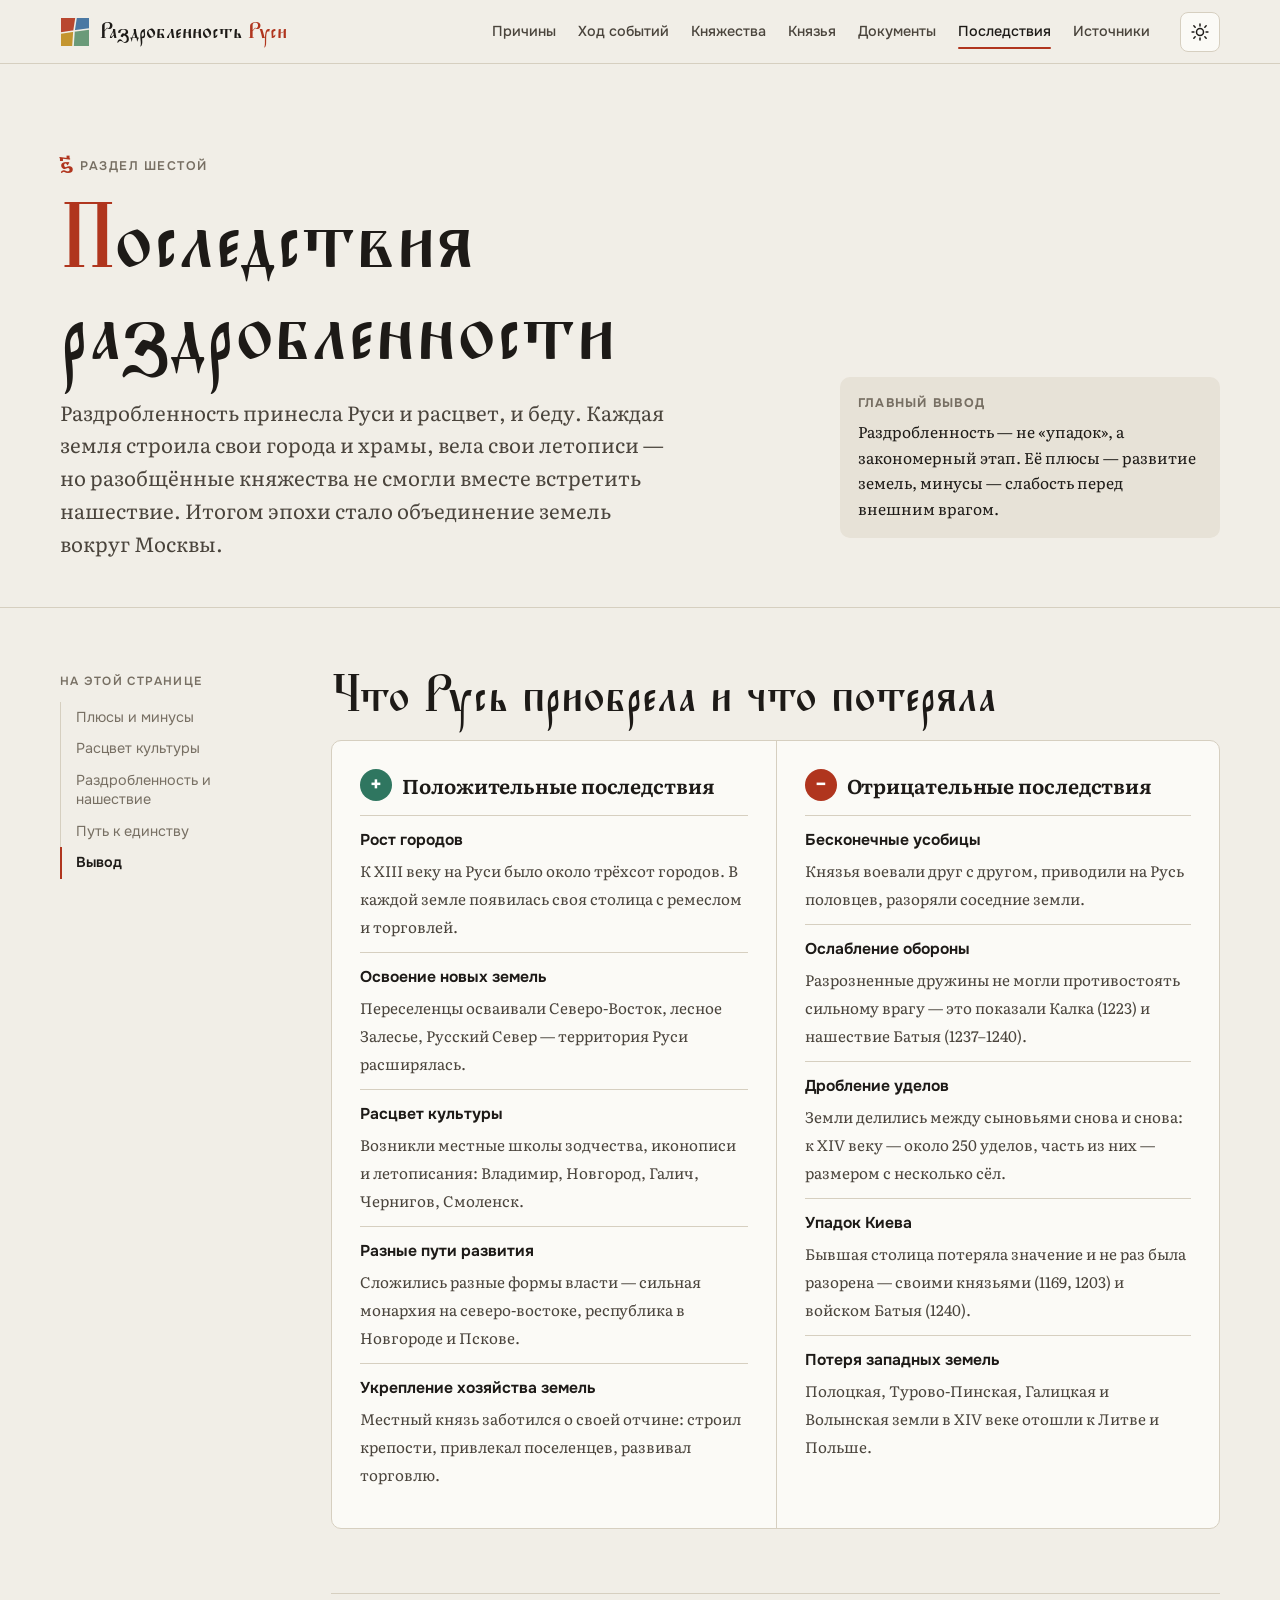
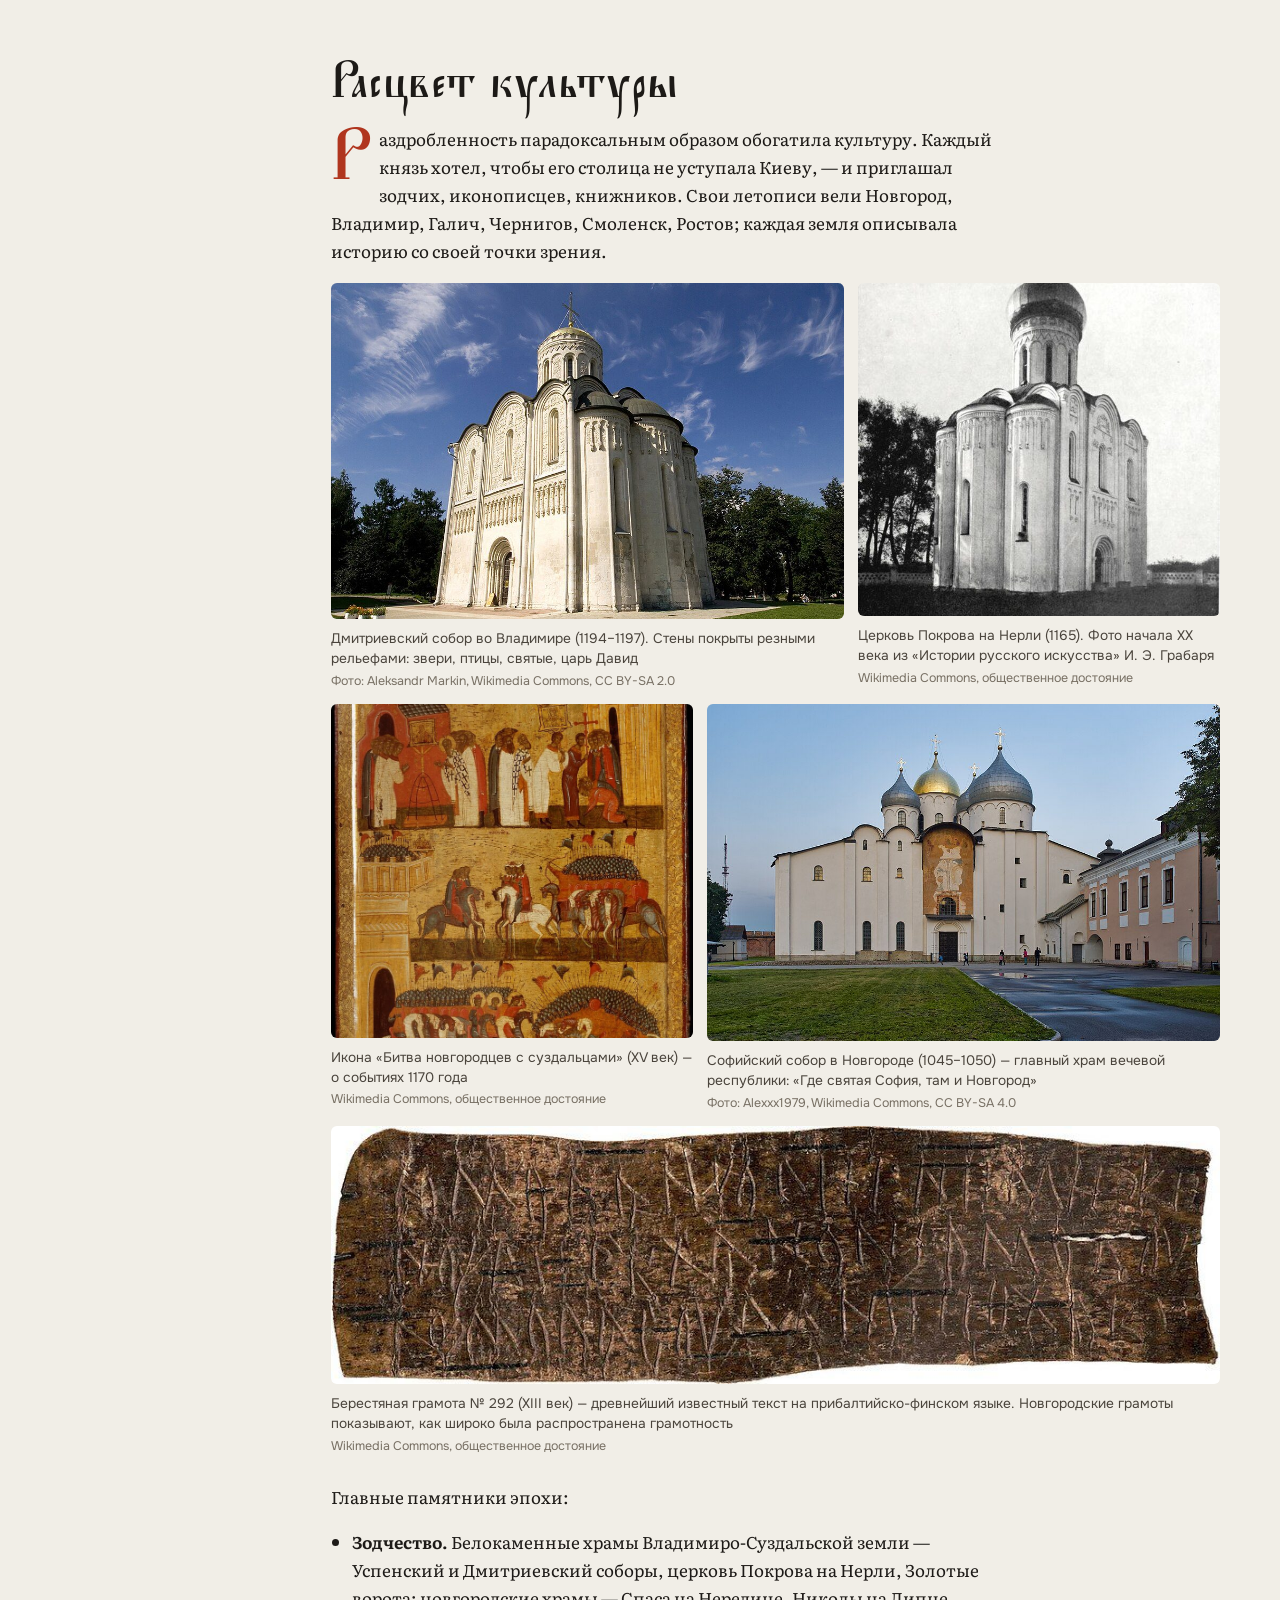
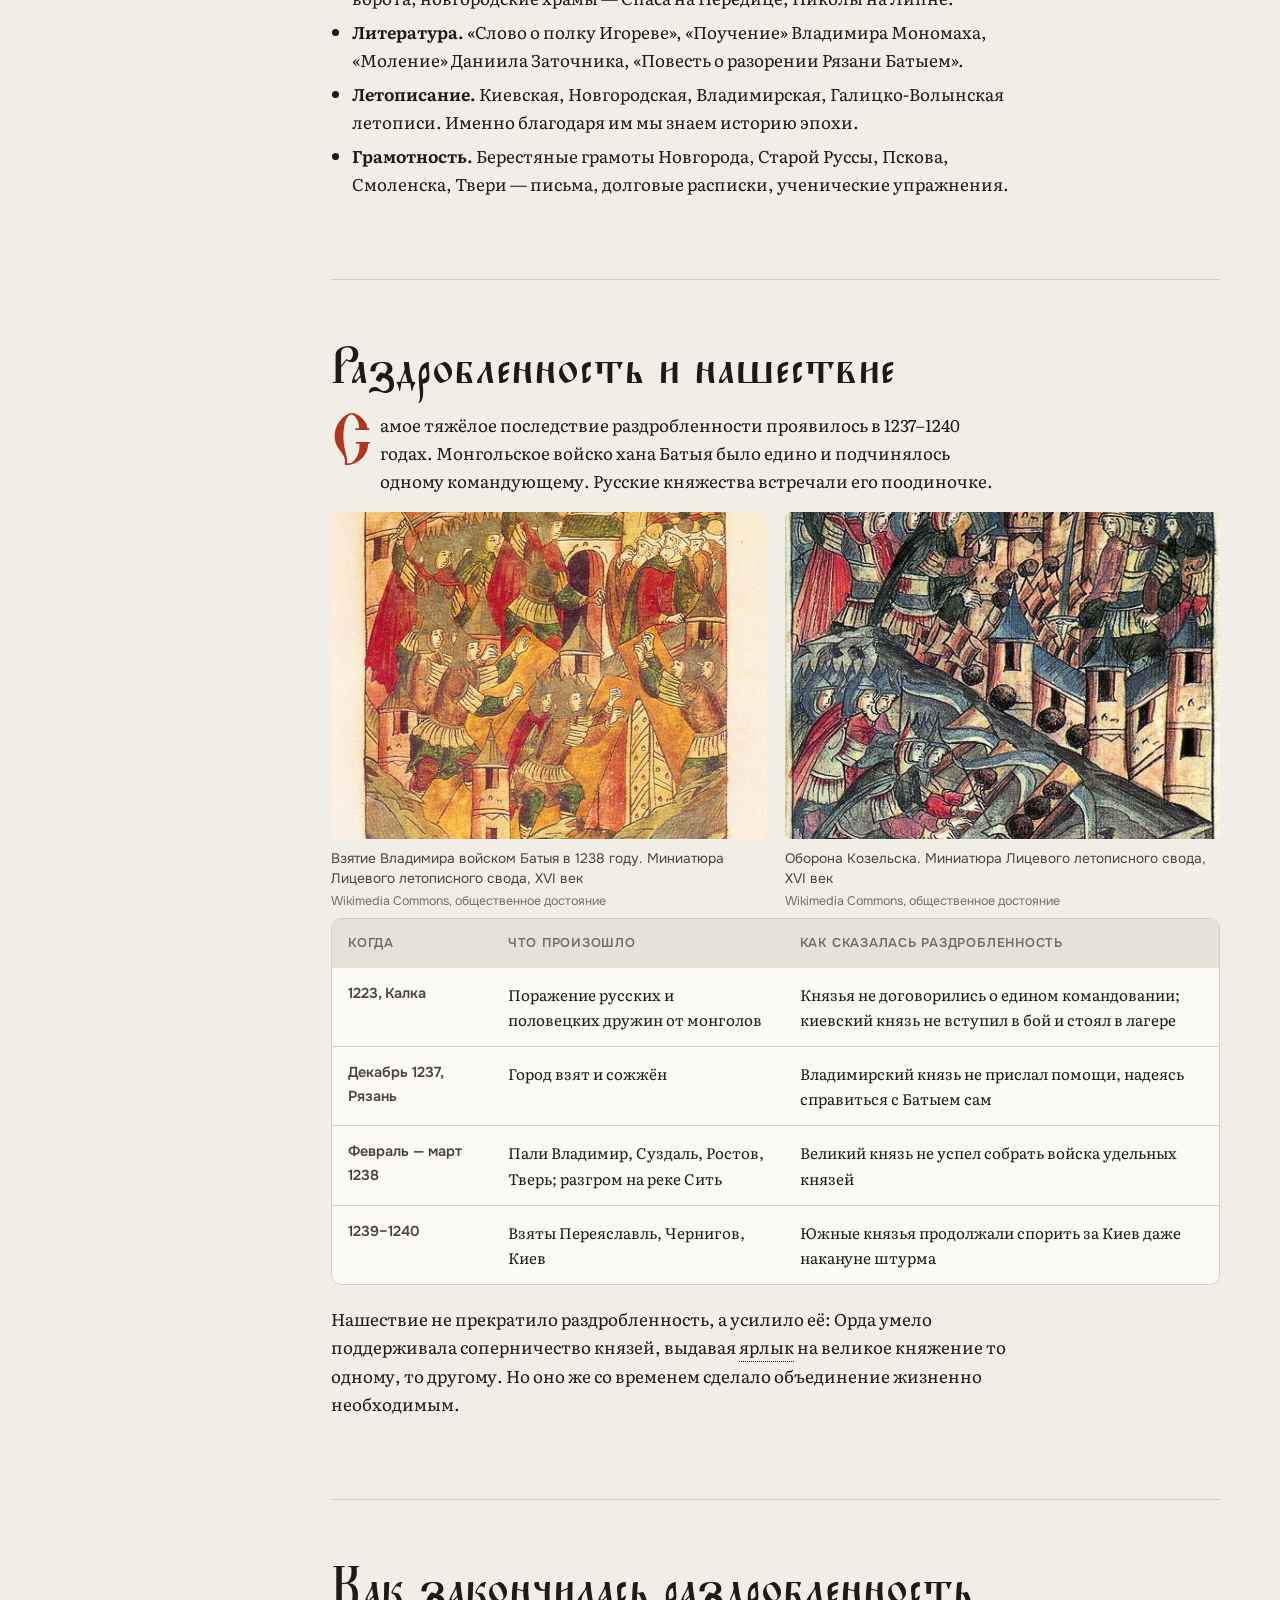
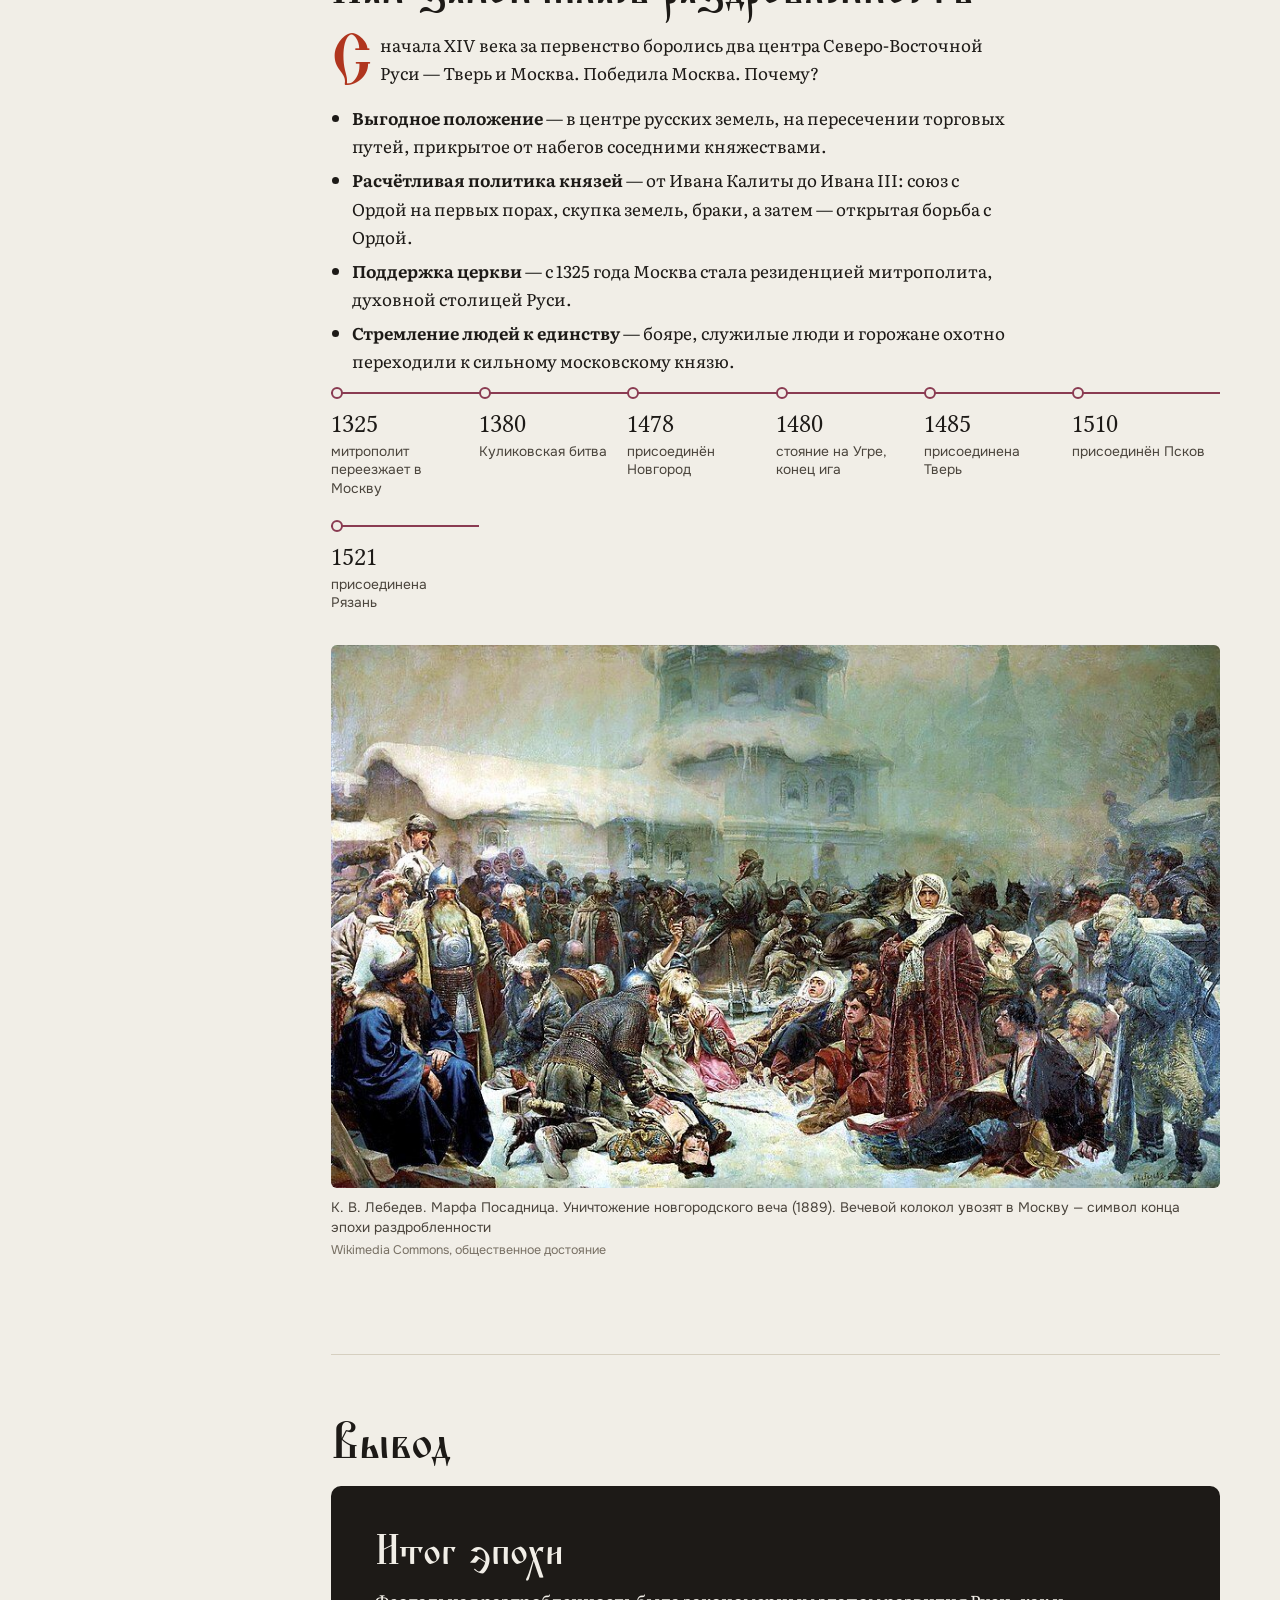
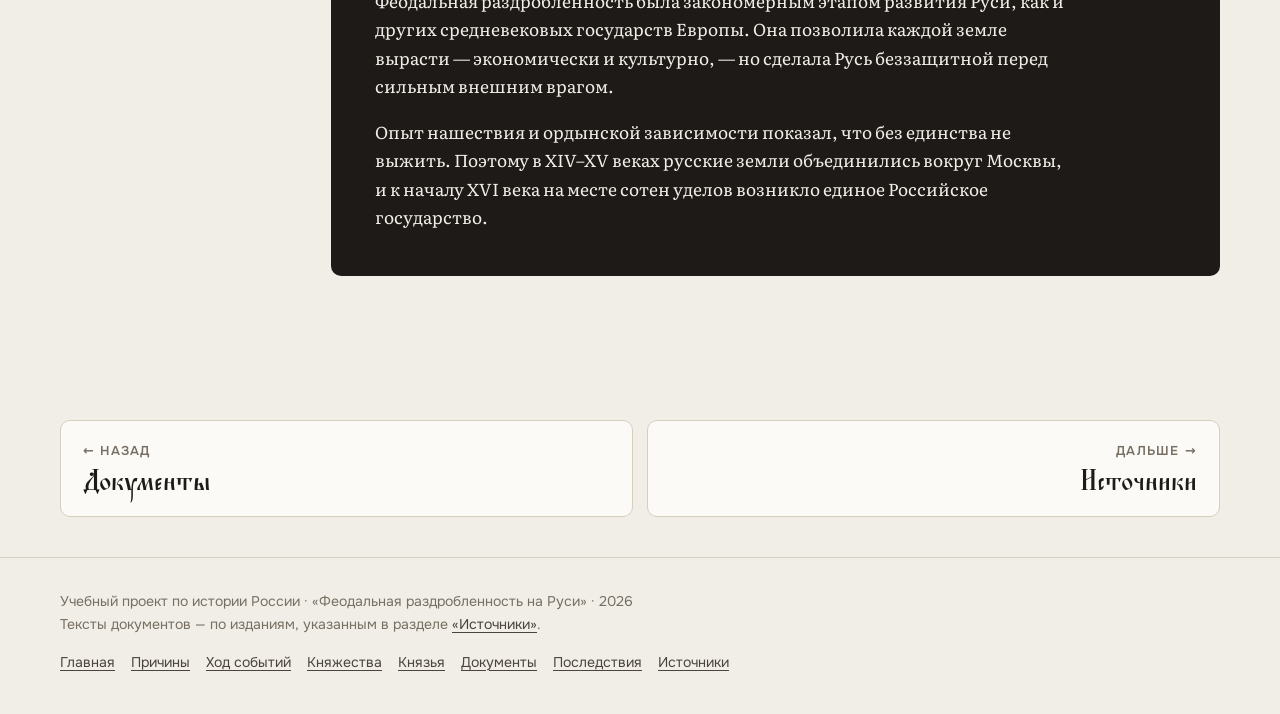
<file: posledstviya.html>
<!doctype html>
<html lang="ru">
<head>
<meta charset="utf-8">
<meta name="viewport" content="width=device-width, initial-scale=1">
<title>Последствия раздробленности — Феодальная раздробленность Руси</title>
<meta name="description" content="Положительные и отрицательные последствия раздробленности, расцвет культуры, монгольское нашествие и путь к единому государству.">
<meta name="theme-color" content="#13202d">
<meta property="og:type" content="website">
<meta property="og:title" content="Последствия раздробленности — Феодальная раздробленность Руси">
<meta property="og:description" content="Положительные и отрицательные последствия раздробленности, расцвет культуры, монгольское нашествие и путь к единому государству.">
<meta property="og:image" content="assets/img/og-cover.jpg">
<link rel="icon" href="assets/img/favicon.svg" type="image/svg+xml">
<script>document.documentElement.className+=" js";try{var t=localStorage.getItem("theme");if(t)document.documentElement.setAttribute("data-theme",t)}catch(e){}</script>
<link rel="stylesheet" href="assets/css/fonts.css">
<link rel="stylesheet" href="assets/css/style.css">
<script src="assets/js/glossary.js" defer></script>
<script src="assets/js/main.js" defer></script>
</head>
<body>
<a class="skip-link" href="#main">Перейти к содержанию</a>
<header class="site-header">
  <div class="container">
    <a class="brand" href="index.html" aria-label="На главную: Феодальная раздробленность Руси"><svg class="brand-mark" viewBox="0 0 30 30" aria-hidden="true"><path class="bm-1" d="M1 1H16L14 14L1 16Z" fill="var(--p-kiev)"/><path class="bm-2" d="M16 1H29V12L14 14Z" fill="var(--p-vladimir)"/><path class="bm-3" d="M1 16L14 14L13 29H1Z" fill="var(--p-galich)"/><path class="bm-4" d="M14 14L29 12V29H13Z" fill="var(--p-novgorod)"/><g fill="none" stroke="var(--bg)" stroke-width="1.6" stroke-linejoin="round"><path d="M16 1L14 14L13 29M1 16L14 14L29 12"/></g></svg><span class="brand-text">Раздробленность <span>Руси</span></span></a>
    <nav class="nav" id="site-nav" aria-label="Разделы сайта">
      <ul class="nav-list">
        <li><a href="prichiny.html"><span class="n" aria-hidden="true">а҃</span>Причины</a></li><li><a href="hod.html"><span class="n" aria-hidden="true">в҃</span>Ход событий</a></li><li><a href="knyazhestva.html"><span class="n" aria-hidden="true">г҃</span>Княжества</a></li><li><a href="knyazya.html"><span class="n" aria-hidden="true">д҃</span>Князья</a></li><li><a href="dokumenty.html"><span class="n" aria-hidden="true">є҃</span>Документы</a></li><li><a href="posledstviya.html" aria-current="page"><span class="n" aria-hidden="true">ѕ҃</span>Последствия</a></li><li><a href="istochniki.html"><span class="n" aria-hidden="true">з҃</span>Источники</a></li>
      </ul>
    </nav>
    <div class="header-actions">
      <button class="icon-btn theme-toggle" type="button" aria-label="Сменить тему оформления"><svg class="i-sun" viewBox="0 0 24 24" fill="none" stroke="currentColor" stroke-width="1.8" stroke-linecap="round"><circle cx="12" cy="12" r="4.2"/><path d="M12 2.5v2.2M12 19.3v2.2M4.6 4.6l1.6 1.6M17.8 17.8l1.6 1.6M2.5 12h2.2M19.3 12h2.2M4.6 19.4l1.6-1.6M17.8 6.2l1.6-1.6"/></svg><svg class="i-moon" viewBox="0 0 24 24" fill="none" stroke="currentColor" stroke-width="1.8" stroke-linecap="round" stroke-linejoin="round"><path d="M20 14.5A8 8 0 0 1 9.5 4a8 8 0 1 0 10.5 10.5z"/></svg></button>
      <button class="icon-btn menu-toggle" type="button" aria-controls="site-nav" aria-expanded="false" aria-label="Открыть меню"><svg viewBox="0 0 24 24" fill="none" stroke="currentColor" stroke-width="1.8" stroke-linecap="round"><path d="M4 7h16M4 12h16M4 17h16"/></svg></button>
    </div>
  </div>
  <div class="progress" aria-hidden="true"></div>
</header>
<main id="main">
<header class="page-hero">
  <div class="container page-hero-grid">
    <div>
      <span class="eyebrow"><span class="num" aria-hidden="true">ѕ҃</span> Раздел шестой</span>
      <h1 class="h1"><span class="initial">П</span>оследствия раздробленности</h1>
      <p class="lead">Раздробленность принесла Руси и расцвет, и беду. Каждая земля строила свои города и храмы, вела свои летописи — но разобщённые княжества не смогли вместе встретить нашествие. Итогом эпохи стало объединение земель вокруг Москвы.</p>
    </div>
    <aside class="page-hero-aside note" aria-label="Главный вывод">
      <div class="note-title">Главный вывод</div>
      <p>Раздробленность — не «упадок», а закономерный этап. Её плюсы — развитие земель, минусы — слабость перед внешним врагом.</p>
    </aside>
  </div>
</header>

<div class="container article-layout">
  <nav class="toc" data-auto aria-label="Содержание раздела">
    <div class="toc-title">На этой странице</div>
    <ol></ol>
  </nav>

  <article class="article">
    <section id="balans">
      <h2 class="section-title" data-short="Плюсы и минусы">Что Русь приобрела и что потеряла</h2>
      <div class="balance">
        <div class="plus">
          <h3><span class="sign" aria-hidden="true">+</span>Положительные последствия</h3>
          <ul>
            <li><b>Рост городов</b><span>К XIII веку на Руси было около трёхсот городов. В каждой земле появилась своя столица с ремеслом и торговлей.</span></li>
            <li><b>Освоение новых земель</b><span>Переселенцы осваивали Северо-Восток, лесное Залесье, Русский Север — территория Руси расширялась.</span></li>
            <li><b>Расцвет культуры</b><span>Возникли местные школы зодчества, иконописи и летописания: Владимир, Новгород, Галич, Чернигов, Смоленск.</span></li>
            <li><b>Разные пути развития</b><span>Сложились разные формы власти — сильная монархия на северо-востоке, республика в Новгороде и Пскове.</span></li>
            <li><b>Укрепление хозяйства земель</b><span>Местный князь заботился о своей отчине: строил крепости, привлекал поселенцев, развивал торговлю.</span></li>
          </ul>
        </div>
        <div class="minus">
          <h3><span class="sign" aria-hidden="true">−</span>Отрицательные последствия</h3>
          <ul>
            <li><b>Бесконечные усобицы</b><span>Князья воевали друг с другом, приводили на Русь половцев, разоряли соседние земли.</span></li>
            <li><b>Ослабление обороны</b><span>Разрозненные дружины не могли противостоять сильному врагу — это показали Калка (1223) и нашествие Батыя (1237–1240).</span></li>
            <li><b>Дробление уделов</b><span>Земли делились между сыновьями снова и снова: к XIV веку — около 250 уделов, часть из них — размером с несколько сёл.</span></li>
            <li><b>Упадок Киева</b><span>Бывшая столица потеряла значение и не раз была разорена — своими князьями (1169, 1203) и войском Батыя (1240).</span></li>
            <li><b>Потеря западных земель</b><span>Полоцкая, Турово-Пинская, Галицкая и Волынская земли в XIV веке отошли к Литве и Польше.</span></li>
          </ul>
        </div>
      </div>
    </section>

    <section id="kultura">
      <h2 class="section-title" data-short="Расцвет культуры">Расцвет культуры</h2>
      <div class="prose">
        <p class="initial-letter">Раздробленность парадоксальным образом обогатила культуру. Каждый князь хотел, чтобы его столица не уступала Киеву, — и приглашал зодчих, иконописцев, книжников. Свои летописи вели Новгород, Владимир, Галич, Чернигов, Смоленск, Ростов; каждая земля описывала историю со своей точки зрения.</p>
      </div>
      <div class="gallery">
        <figure class="figure g-wide">
          <button class="figure-zoom" type="button" data-full="assets/img/dmitrievsky.jpg"><img src="assets/img/dmitrievsky.jpg" alt="Белокаменный Дмитриевский собор во Владимире" loading="lazy" width="960" height="693"></button>
          <figcaption>Дмитриевский собор во Владимире (1194–1197). Стены покрыты резными рельефами: звери, птицы, святые, царь Давид<span class="credit">Фото: Aleksandr Markin, Wikimedia Commons, CC BY-SA 2.0</span></figcaption>
        </figure>
        <figure class="figure g-narrow">
          <button class="figure-zoom" type="button" data-full="assets/img/pokrov-nerl.jpg"><img src="assets/img/pokrov-nerl.jpg" alt="Белая одноглавая церковь Покрова на Нерли на берегу реки" loading="lazy" width="500" height="689"></button>
          <figcaption>Церковь Покрова на Нерли (1165). Фото начала XX века из «Истории русского искусства» И. Э. Грабаря<span class="credit">Wikimedia Commons, общественное достояние</span></figcaption>
        </figure>
        <figure class="figure g-narrow">
          <button class="figure-zoom" type="button" data-full="assets/img/bitva-icon.jpg"><img src="assets/img/bitva-icon.jpg" alt="Икона в три яруса: крестный ход с иконой, переговоры и битва у стен Новгорода" loading="lazy" width="800" height="1081"></button>
          <figcaption>Икона «Битва новгородцев с суздальцами» (XV век) — о событиях 1170 года<span class="credit">Wikimedia Commons, общественное достояние</span></figcaption>
        </figure>
        <figure class="figure g-wide">
          <button class="figure-zoom" type="button" data-full="assets/img/sophia-novgorod.jpg"><img src="assets/img/sophia-novgorod.jpg" alt="Софийский собор в Новгородском кремле" loading="lazy" width="960" height="640"></button>
          <figcaption>Софийский собор в Новгороде (1045–1050) — главный храм вечевой республики: «Где святая София, там и Новгород»<span class="credit">Фото: Alexxx1979, Wikimedia Commons, CC BY-SA 4.0</span></figcaption>
        </figure>
        <figure class="figure g-full">
          <button class="figure-zoom" type="button" data-full="assets/img/birch-292.jpg"><img src="assets/img/birch-292.jpg" alt="Длинная полоска бересты с процарапанным текстом" loading="lazy" width="960" height="278"></button>
          <figcaption>Берестяная грамота № 292 (XIII век) — древнейший известный текст на прибалтийско-финском языке. Новгородские грамоты показывают, как широко была распространена грамотность<span class="credit">Wikimedia Commons, общественное достояние</span></figcaption>
        </figure>
      </div>
      <div class="prose" style="margin-top:28px">
        <p>Главные памятники эпохи:</p>
        <ul>
          <li><b>Зодчество.</b> Белокаменные храмы Владимиро-Суздальской земли — Успенский и Дмитриевский соборы, церковь Покрова на Нерли, Золотые ворота; новгородские храмы — Спаса на Нередице, Николы на Липне.</li>
          <li><b>Литература.</b> «Слово о полку Игореве», «Поучение» Владимира Мономаха, «Моление» Даниила Заточника, «Повесть о разорении Рязани Батыем».</li>
          <li><b>Летописание.</b> Киевская, Новгородская, Владимирская, Галицко-Волынская летописи. Именно благодаря им мы знаем историю эпохи.</li>
          <li><b>Грамотность.</b> Берестяные грамоты Новгорода, Старой Руссы, Пскова, Смоленска, Твери — письма, долговые расписки, ученические упражнения.</li>
        </ul>
      </div>
    </section>

    <section id="nashestvie">
      <h2 class="section-title" data-short="Раздробленность и нашествие">Раздробленность и нашествие</h2>
      <div class="prose">
        <p class="initial-letter">Самое тяжёлое последствие раздробленности проявилось в 1237–1240 годах. Монгольское войско хана Батыя было едино и подчинялось одному командующему. Русские княжества встречали его поодиночке.</p>
      </div>
      <div class="figure-row">
        <figure class="figure">
          <button class="figure-zoom" type="button" data-full="assets/img/vladimir-1238.jpg"><img src="assets/img/vladimir-1238.jpg" alt="Миниатюра: монгольские воины штурмуют город" loading="lazy" width="700" height="884" style="aspect-ratio:4/3;object-fit:cover"></button>
          <figcaption>Взятие Владимира войском Батыя в 1238 году. Миниатюра Лицевого летописного свода, XVI век<span class="credit">Wikimedia Commons, общественное достояние</span></figcaption>
        </figure>
        <figure class="figure">
          <button class="figure-zoom" type="button" data-full="assets/img/kozelsk.jpg"><img src="assets/img/kozelsk.jpg" alt="Миниатюра: защитники Козельска бьются с врагами" loading="lazy" width="464" height="600" style="aspect-ratio:4/3;object-fit:cover"></button>
          <figcaption>Оборона Козельска. Миниатюра Лицевого летописного свода, XVI век<span class="credit">Wikimedia Commons, общественное достояние</span></figcaption>
        </figure>
      </div>
      <div class="table-wrap" style="margin-top:8px">
        <table>
          <caption class="visually-hidden">Примеры разобщённости князей во время нашествия</caption>
          <thead><tr><th scope="col">Когда</th><th scope="col">Что произошло</th><th scope="col">Как сказалась раздробленность</th></tr></thead>
          <tbody>
            <tr><th scope="row">1223, Калка</th><td>Поражение русских и половецких дружин от монголов</td><td>Князья не договорились о едином командовании; киевский князь не вступил в бой и стоял в лагере</td></tr>
            <tr><th scope="row">Декабрь 1237, Рязань</th><td>Город взят и сожжён</td><td>Владимирский князь не прислал помощи, надеясь справиться с Батыем сам</td></tr>
            <tr><th scope="row">Февраль — март 1238</th><td>Пали Владимир, Суздаль, Ростов, Тверь; разгром на реке Сить</td><td>Великий князь не успел собрать войска удельных князей</td></tr>
            <tr><th scope="row">1239–1240</th><td>Взяты Переяславль, Чернигов, Киев</td><td>Южные князья продолжали спорить за Киев даже накануне штурма</td></tr>
          </tbody>
        </table>
      </div>
      <div class="prose" style="margin-top:20px">
        <p>Нашествие не прекратило раздробленность, а усилило её: Орда умело поддерживала соперничество князей, выдавая <button type="button" class="term" data-term="ярлык">ярлык</button> на великое княжение то одному, то другому. Но оно же со временем сделало объединение жизненно необходимым.</p>
      </div>
    </section>

    <section id="obedinenie">
      <h2 class="section-title" data-short="Путь к единству">Как закончилась раздробленность</h2>
      <div class="prose">
        <p class="initial-letter">С начала XIV века за первенство боролись два центра Северо-Восточной Руси — Тверь и Москва. Победила Москва. Почему?</p>
        <ul>
          <li><b>Выгодное положение</b> — в центре русских земель, на пересечении торговых путей, прикрытое от набегов соседними княжествами.</li>
          <li><b>Расчётливая политика князей</b> — от Ивана Калиты до Ивана III: союз с Ордой на первых порах, скупка земель, браки, а затем — открытая борьба с Ордой.</li>
          <li><b>Поддержка церкви</b> — с 1325 года Москва стала резиденцией митрополита, духовной столицей Руси.</li>
          <li><b>Стремление людей к единству</b> — бояре, служилые люди и горожане охотно переходили к сильному московскому князю.</li>
        </ul>
      </div>
      <ol class="unify" aria-label="Этапы объединения">
        <li><b>1325</b><span>митрополит переезжает в Москву</span></li>
        <li><b>1380</b><span>Куликовская битва</span></li>
        <li><b>1478</b><span>присоединён Новгород</span></li>
        <li><b>1480</b><span>стояние на Угре, конец ига</span></li>
        <li><b>1485</b><span>присоединена Тверь</span></li>
        <li><b>1510</b><span>присоединён Псков</span></li>
        <li><b>1521</b><span>присоединена Рязань</span></li>
      </ol>
      <figure class="figure" style="margin-top:32px">
        <button class="figure-zoom" type="button" data-full="assets/img/marfa-posadnitsa.jpg"><img src="assets/img/marfa-posadnitsa.jpg" alt="Картина: на площади Новгорода снимают вечевой колокол, вокруг толпа" loading="lazy" width="960" height="587"></button>
        <figcaption>К. В. Лебедев. Марфа Посадница. Уничтожение новгородского веча (1889). Вечевой колокол увозят в Москву — символ конца эпохи раздробленности<span class="credit">Wikimedia Commons, общественное достояние</span></figcaption>
      </figure>
    </section>

    <section id="vyvod">
      <h2 class="section-title" data-short="Вывод">Вывод</h2>
      <div class="conclusion reveal">
        <h2>Итог эпохи</h2>
        <p>Феодальная раздробленность была закономерным этапом развития Руси, как и других средневековых государств Европы. Она позволила каждой земле вырасти — экономически и культурно, — но сделала Русь беззащитной перед сильным внешним врагом.</p>
        <p>Опыт нашествия и ордынской зависимости показал, что без единства не выжить. Поэтому в XIV–XV веках русские земли объединились вокруг Москвы, и к началу XVI века на месте сотен уделов возникло единое Российское государство.</p>
      </div>
    </section>
  </article>
</div>
</main>
<nav class="container pager" aria-label="Соседние разделы"><a class="prev" href="dokumenty.html"><span class="dir">← Назад</span><span class="ttl">Документы</span></a><a class="next" href="istochniki.html"><span class="dir">Дальше →</span><span class="ttl">Источники</span></a></nav>
<footer class="site-footer">
  <div class="container">
    <p style="margin:0">Учебный проект по истории России · «Феодальная раздробленность на Руси» · 2026<br>Тексты документов — по изданиям, указанным в разделе <a href="istochniki.html">«Источники»</a>.</p>
    <ul class="footer-nav"><li><a href="index.html">Главная</a></li><li><a href="prichiny.html">Причины</a></li><li><a href="hod.html">Ход событий</a></li><li><a href="knyazhestva.html">Княжества</a></li><li><a href="knyazya.html">Князья</a></li><li><a href="dokumenty.html">Документы</a></li><li><a href="posledstviya.html">Последствия</a></li><li><a href="istochniki.html">Источники</a></li></ul>
  </div>
</footer>
<button class="icon-btn to-top" type="button" aria-label="Наверх"><svg viewBox="0 0 24 24" fill="none" stroke="currentColor" stroke-width="1.8" stroke-linecap="round" stroke-linejoin="round"><path d="M12 19V5M6 11l6-6 6 6"/></svg></button>
</body>
</html>
</file>
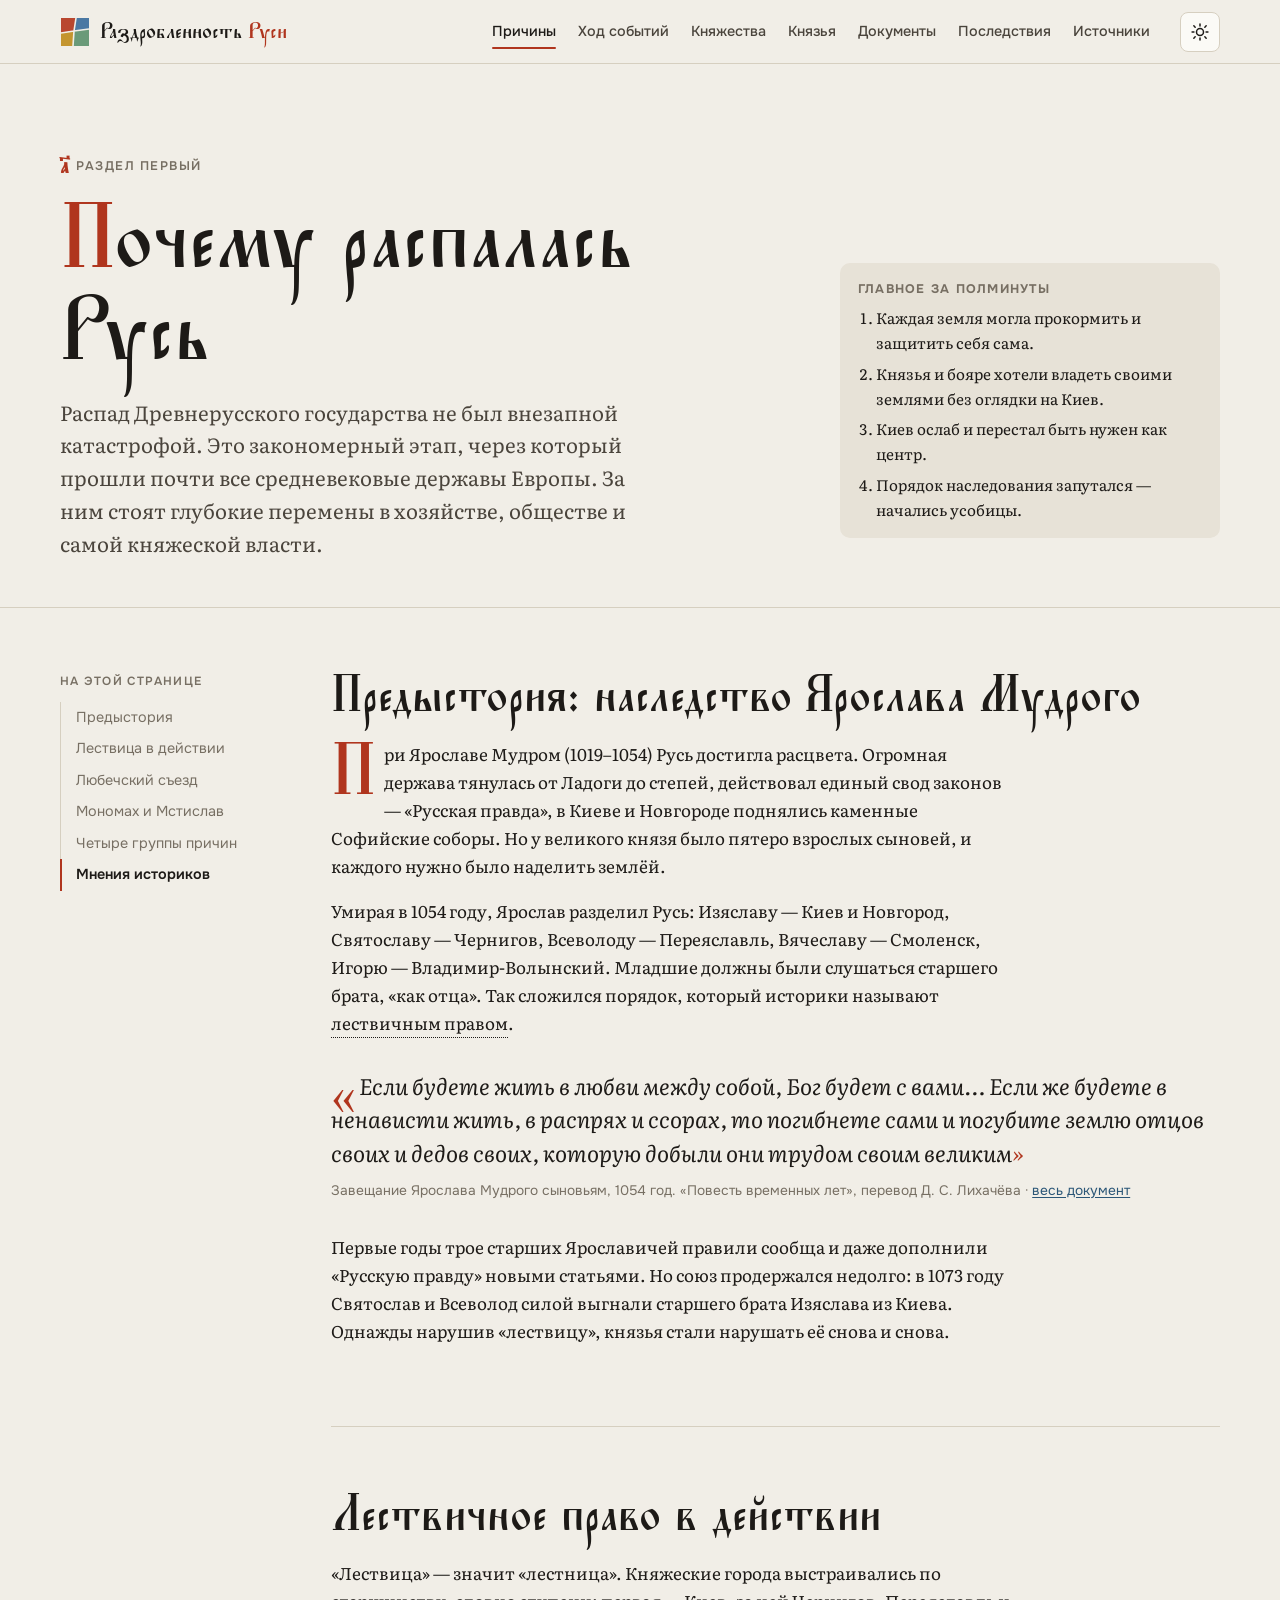
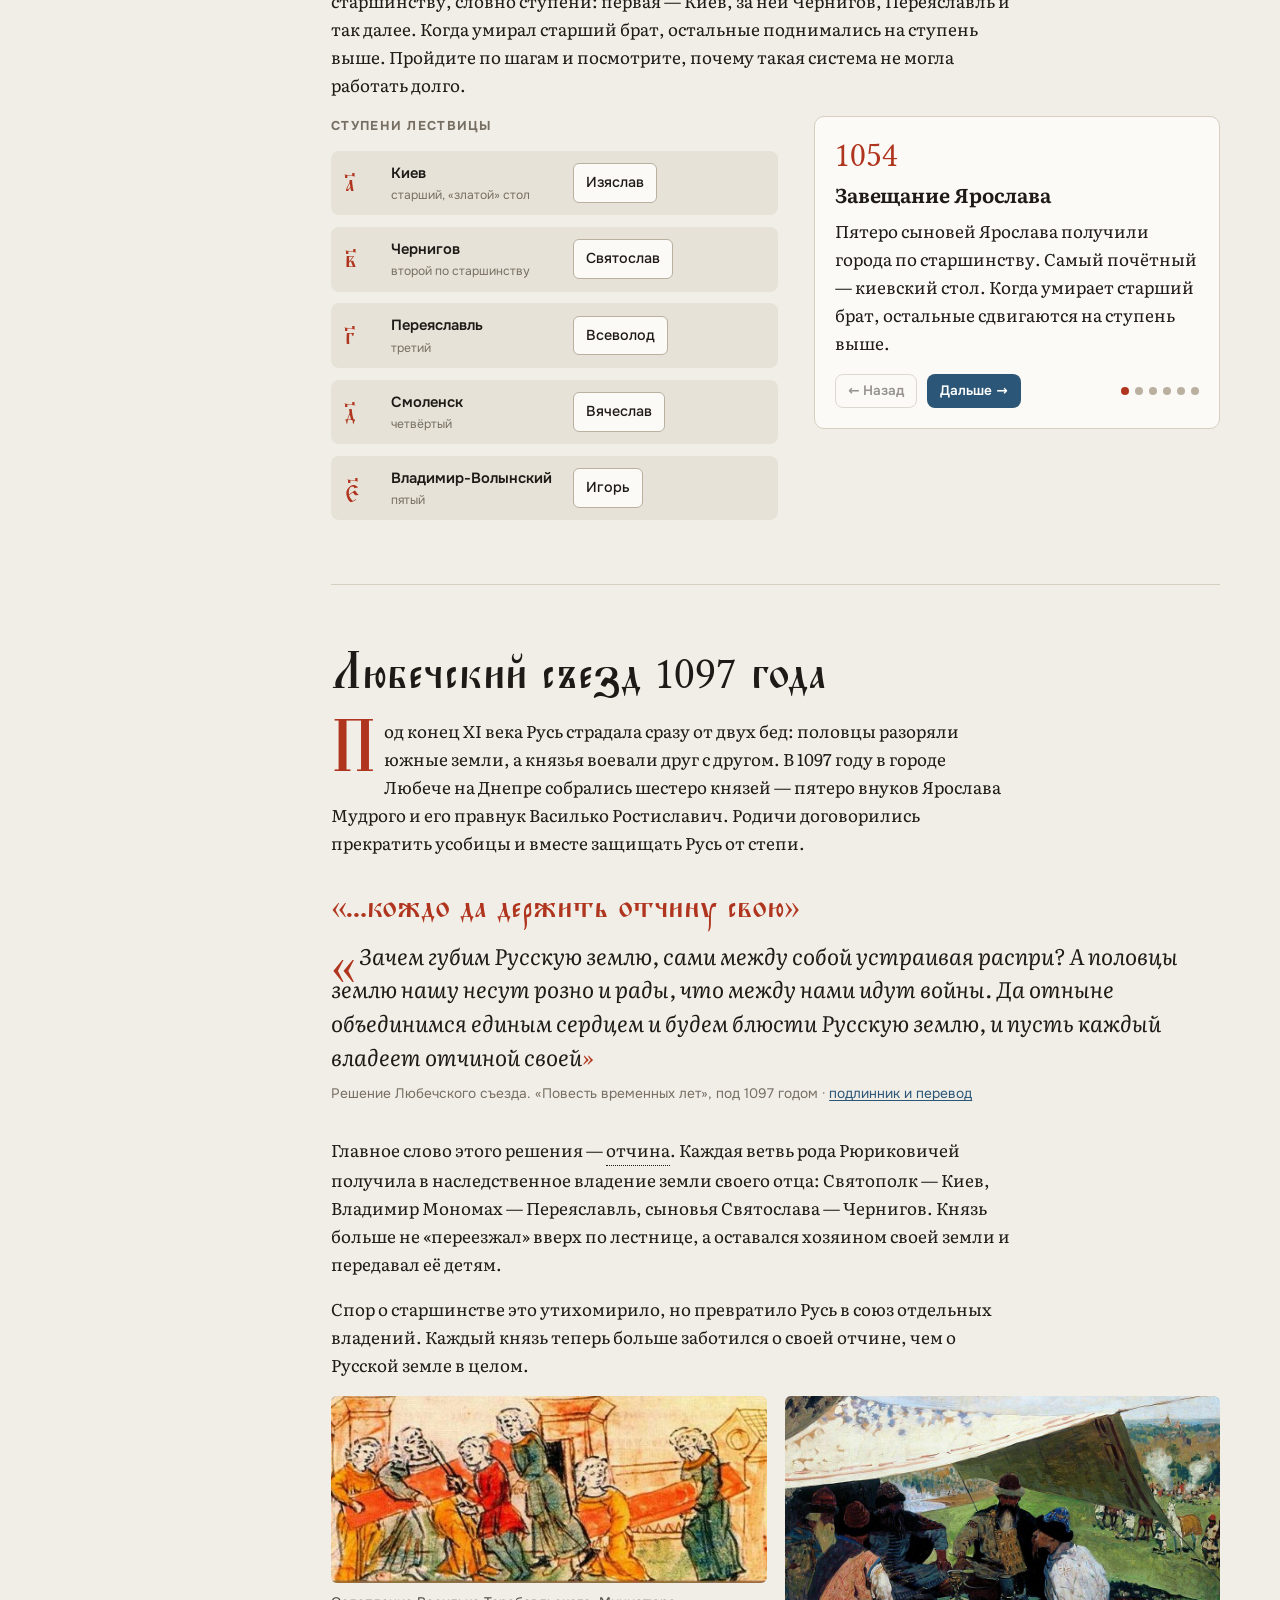
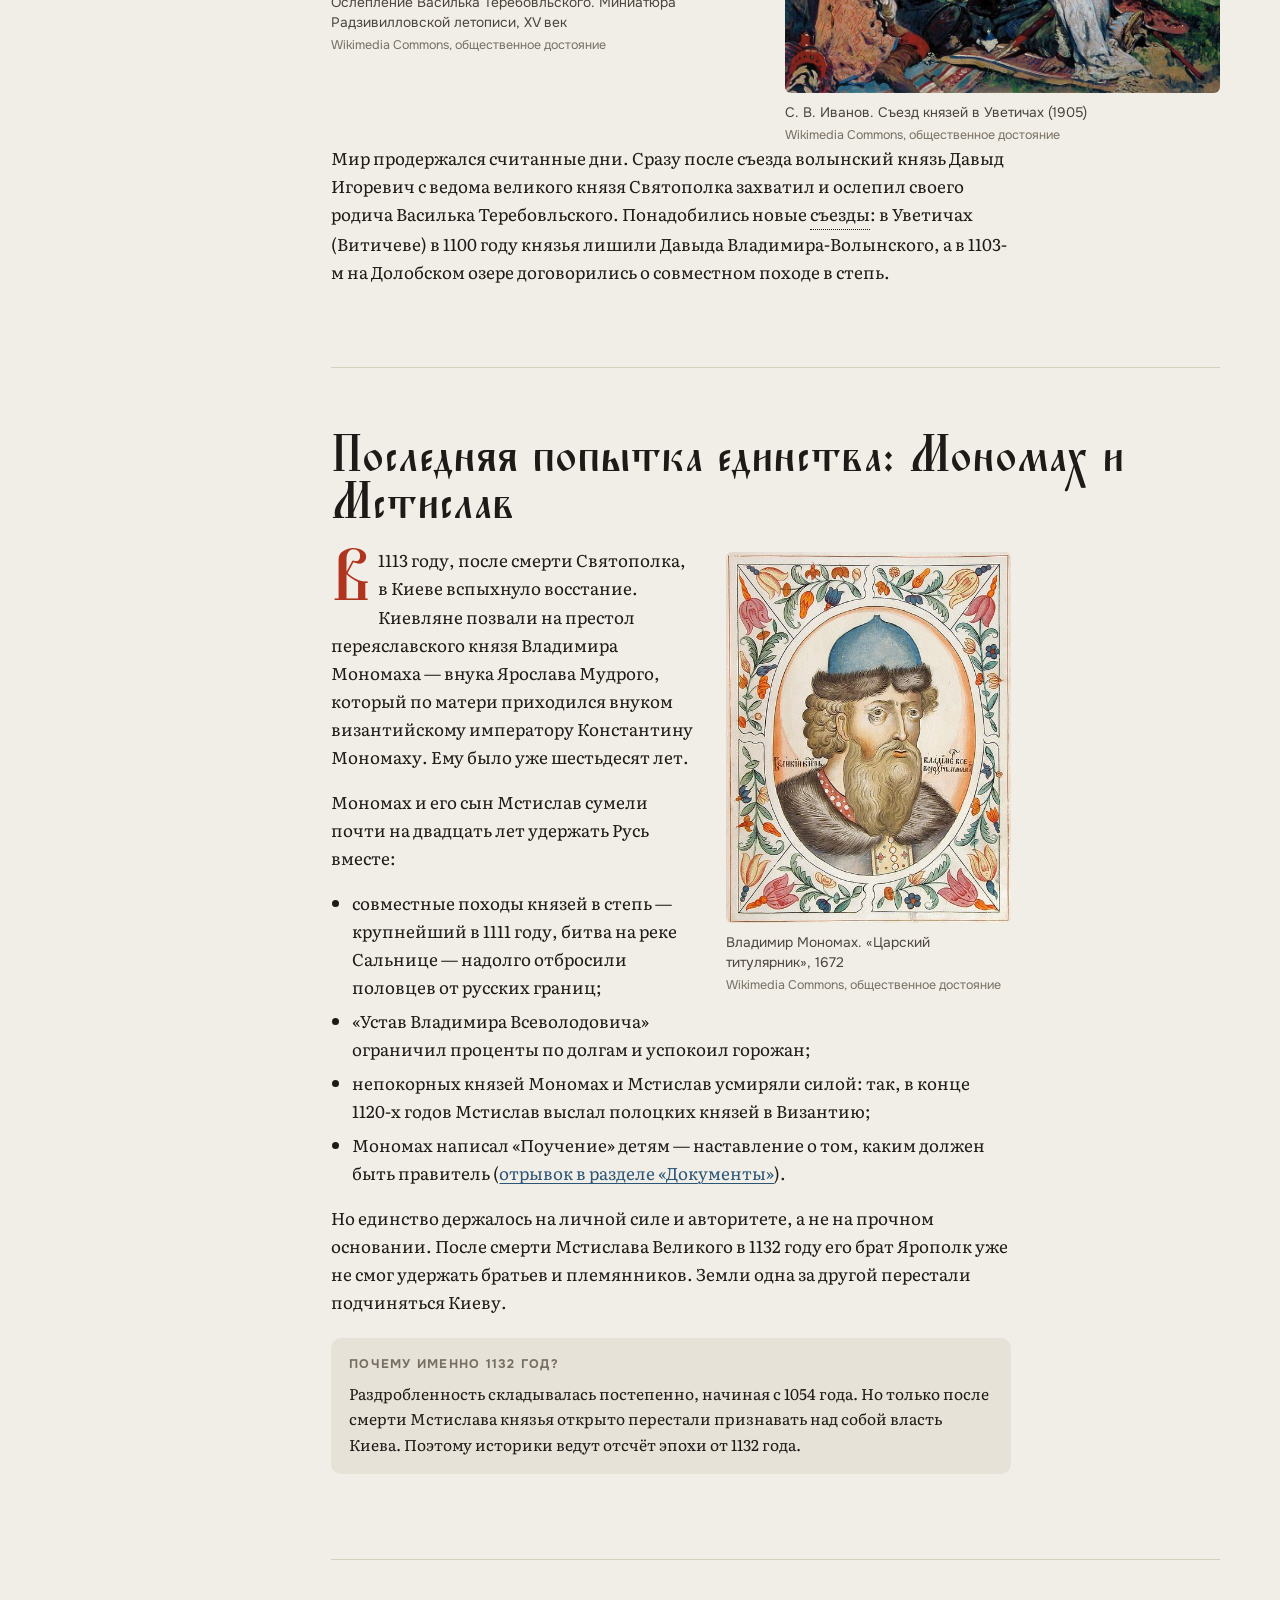
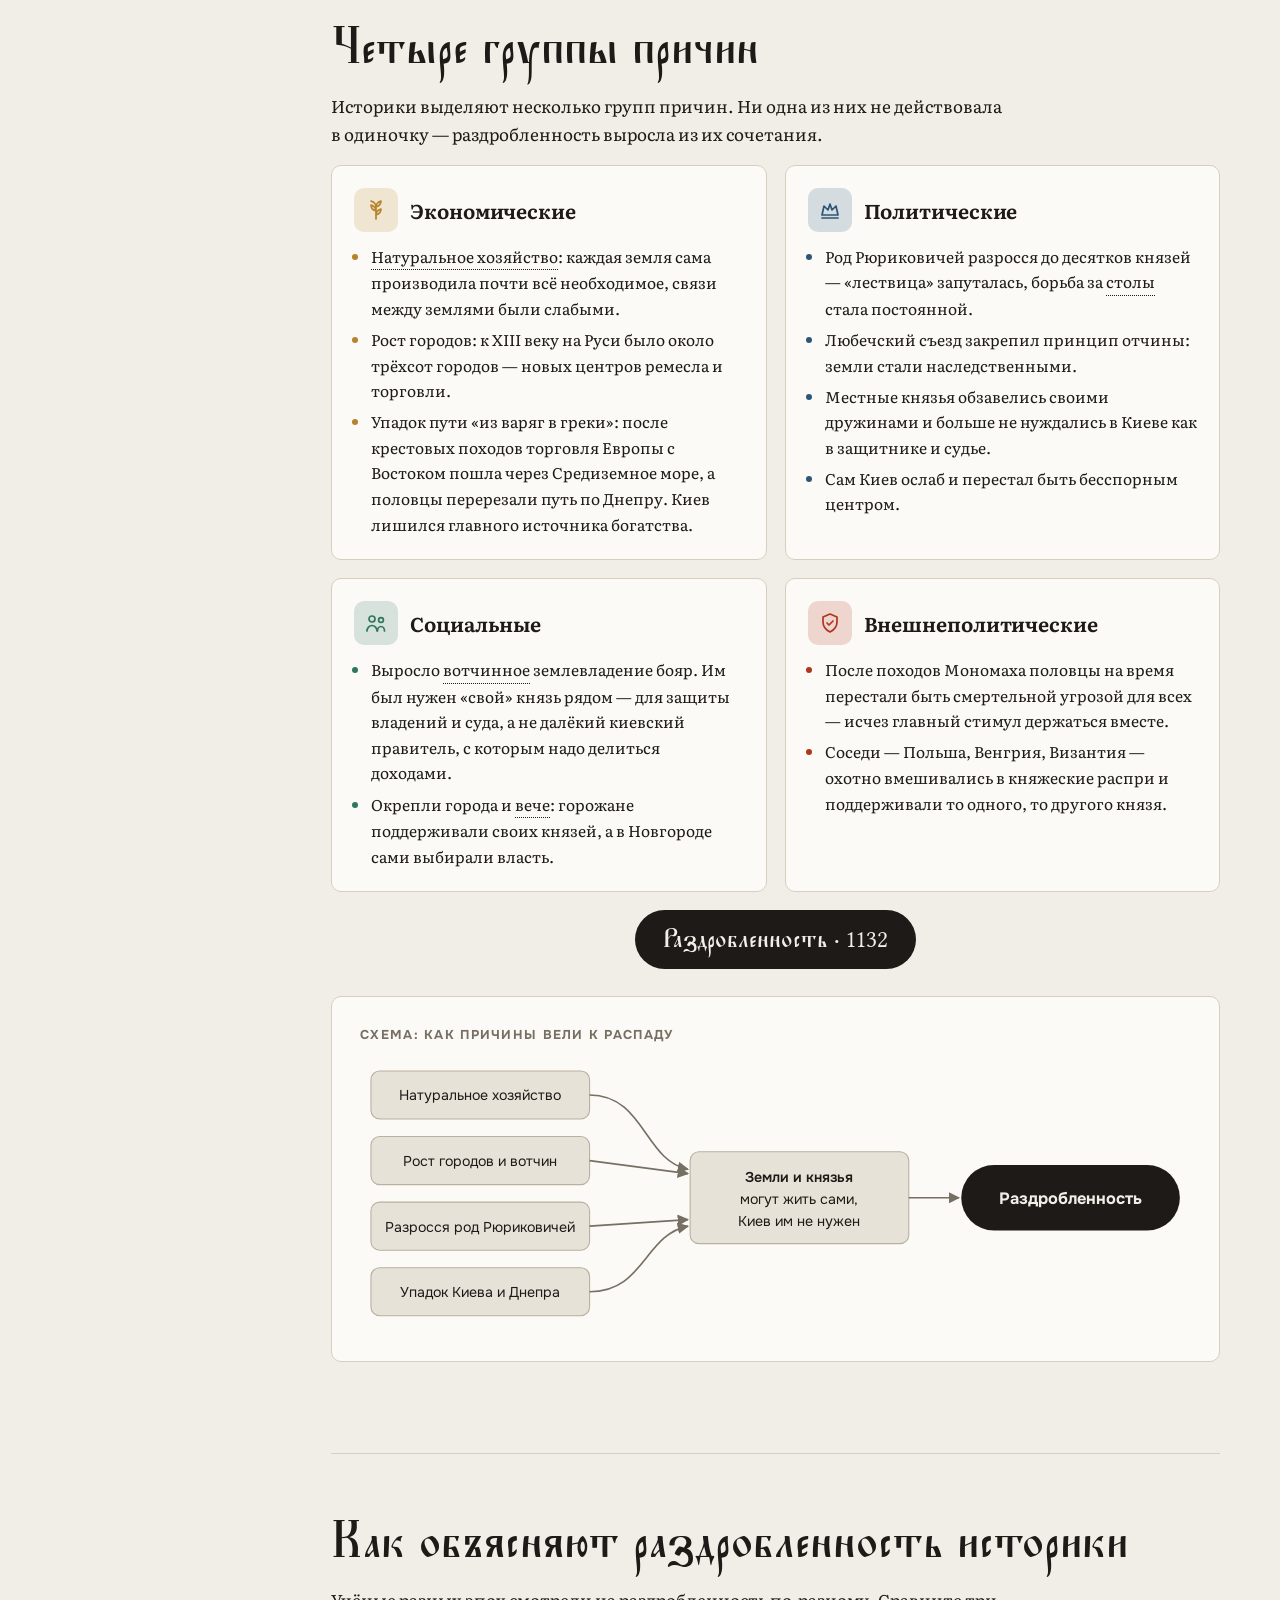
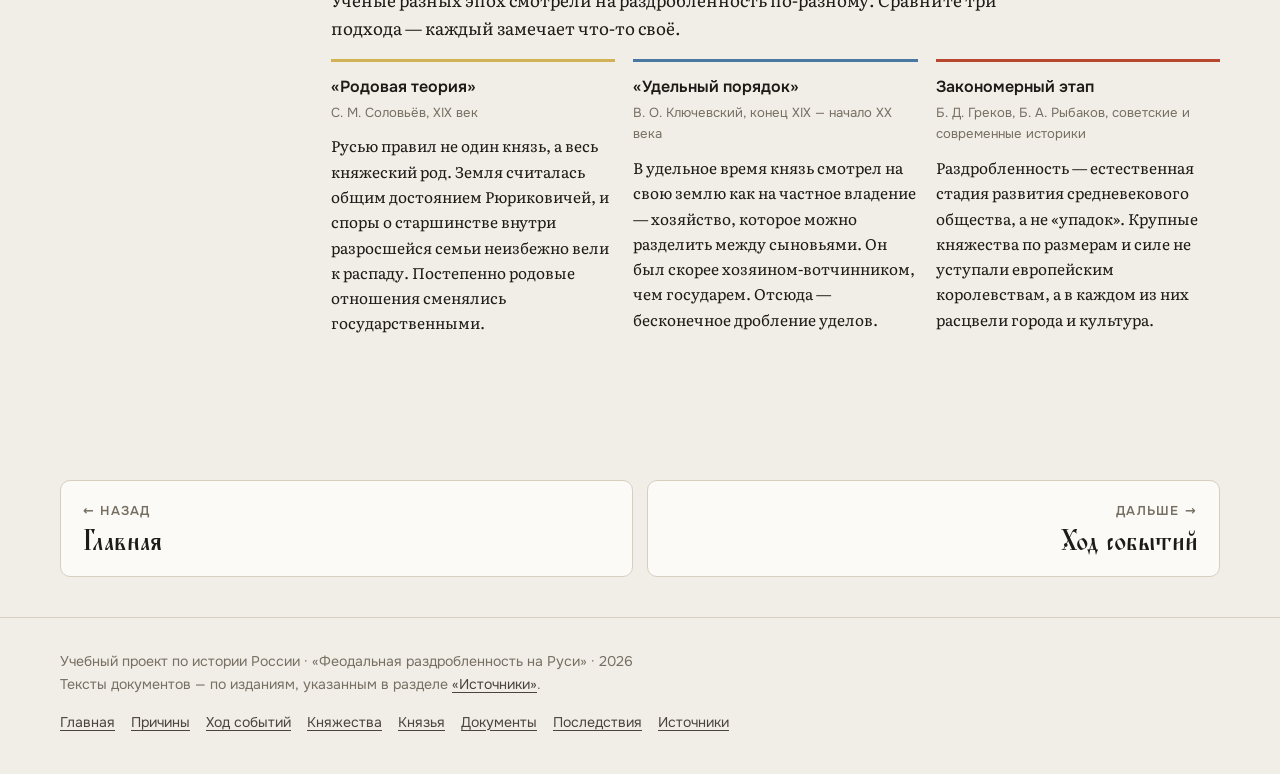
<file: prichiny.html>
<!doctype html>
<html lang="ru">
<head>
<meta charset="utf-8">
<meta name="viewport" content="width=device-width, initial-scale=1">
<title>Причины раздробленности — Феодальная раздробленность Руси</title>
<meta name="description" content="Почему единая Русь распалась на княжества: экономические, политические, социальные и внешнеполитические причины, лествичное право и Любечский съезд.">
<meta name="theme-color" content="#13202d">
<meta property="og:type" content="website">
<meta property="og:title" content="Причины раздробленности — Феодальная раздробленность Руси">
<meta property="og:description" content="Почему единая Русь распалась на княжества: экономические, политические, социальные и внешнеполитические причины, лествичное право и Любечский съезд.">
<meta property="og:image" content="assets/img/og-cover.jpg">
<link rel="icon" href="assets/img/favicon.svg" type="image/svg+xml">
<script>document.documentElement.className+=" js";try{var t=localStorage.getItem("theme");if(t)document.documentElement.setAttribute("data-theme",t)}catch(e){}</script>
<link rel="stylesheet" href="assets/css/fonts.css">
<link rel="stylesheet" href="assets/css/style.css">
<script src="assets/js/glossary.js" defer></script>
<script src="assets/js/ladder.js" defer></script>
<script src="assets/js/main.js" defer></script>
</head>
<body>
<a class="skip-link" href="#main">Перейти к содержанию</a>
<header class="site-header">
  <div class="container">
    <a class="brand" href="index.html" aria-label="На главную: Феодальная раздробленность Руси"><svg class="brand-mark" viewBox="0 0 30 30" aria-hidden="true"><path class="bm-1" d="M1 1H16L14 14L1 16Z" fill="var(--p-kiev)"/><path class="bm-2" d="M16 1H29V12L14 14Z" fill="var(--p-vladimir)"/><path class="bm-3" d="M1 16L14 14L13 29H1Z" fill="var(--p-galich)"/><path class="bm-4" d="M14 14L29 12V29H13Z" fill="var(--p-novgorod)"/><g fill="none" stroke="var(--bg)" stroke-width="1.6" stroke-linejoin="round"><path d="M16 1L14 14L13 29M1 16L14 14L29 12"/></g></svg><span class="brand-text">Раздробленность <span>Руси</span></span></a>
    <nav class="nav" id="site-nav" aria-label="Разделы сайта">
      <ul class="nav-list">
        <li><a href="prichiny.html" aria-current="page"><span class="n" aria-hidden="true">а҃</span>Причины</a></li><li><a href="hod.html"><span class="n" aria-hidden="true">в҃</span>Ход событий</a></li><li><a href="knyazhestva.html"><span class="n" aria-hidden="true">г҃</span>Княжества</a></li><li><a href="knyazya.html"><span class="n" aria-hidden="true">д҃</span>Князья</a></li><li><a href="dokumenty.html"><span class="n" aria-hidden="true">є҃</span>Документы</a></li><li><a href="posledstviya.html"><span class="n" aria-hidden="true">ѕ҃</span>Последствия</a></li><li><a href="istochniki.html"><span class="n" aria-hidden="true">з҃</span>Источники</a></li>
      </ul>
    </nav>
    <div class="header-actions">
      <button class="icon-btn theme-toggle" type="button" aria-label="Сменить тему оформления"><svg class="i-sun" viewBox="0 0 24 24" fill="none" stroke="currentColor" stroke-width="1.8" stroke-linecap="round"><circle cx="12" cy="12" r="4.2"/><path d="M12 2.5v2.2M12 19.3v2.2M4.6 4.6l1.6 1.6M17.8 17.8l1.6 1.6M2.5 12h2.2M19.3 12h2.2M4.6 19.4l1.6-1.6M17.8 6.2l1.6-1.6"/></svg><svg class="i-moon" viewBox="0 0 24 24" fill="none" stroke="currentColor" stroke-width="1.8" stroke-linecap="round" stroke-linejoin="round"><path d="M20 14.5A8 8 0 0 1 9.5 4a8 8 0 1 0 10.5 10.5z"/></svg></button>
      <button class="icon-btn menu-toggle" type="button" aria-controls="site-nav" aria-expanded="false" aria-label="Открыть меню"><svg viewBox="0 0 24 24" fill="none" stroke="currentColor" stroke-width="1.8" stroke-linecap="round"><path d="M4 7h16M4 12h16M4 17h16"/></svg></button>
    </div>
  </div>
  <div class="progress" aria-hidden="true"></div>
</header>
<main id="main">
<header class="page-hero">
  <div class="container page-hero-grid">
    <div>
      <span class="eyebrow"><span class="num" aria-hidden="true">а҃</span> Раздел первый</span>
      <h1 class="h1"><span class="initial">П</span>очему распалась Русь</h1>
      <p class="lead">Распад Древнерусского государства не был внезапной катастрофой. Это закономерный этап, через который прошли почти все средневековые державы Европы. За ним стоят глубокие перемены в хозяйстве, обществе и самой княжеской власти.</p>
    </div>
    <aside class="page-hero-aside note" aria-label="Главное за полминуты">
      <div class="note-title">Главное за полминуты</div>
      <ol style="margin:0;padding-left:1.2em;font-size:.95rem">
        <li>Каждая земля могла прокормить и защитить себя сама.</li>
        <li>Князья и бояре хотели владеть своими землями без оглядки на Киев.</li>
        <li>Киев ослаб и перестал быть нужен как центр.</li>
        <li>Порядок наследования запутался — начались усобицы.</li>
      </ol>
    </aside>
  </div>
</header>

<div class="container article-layout">
  <nav class="toc" data-auto aria-label="Содержание раздела">
    <div class="toc-title">На этой странице</div>
    <ol></ol>
  </nav>

  <article class="article">
    <section id="predystoriya">
      <h2 class="section-title" data-short="Предыстория">Предыстория: наследство Ярослава Мудрого</h2>
      <div class="prose">
        <p class="initial-letter">При Ярославе Мудром (1019–1054) Русь достигла расцвета. Огромная держава тянулась от Ладоги до степей, действовал единый свод законов — «Русская правда», в Киеве и Новгороде поднялись каменные Софийские соборы. Но у великого князя было пятеро взрослых сыновей, и каждого нужно было наделить землёй.</p>
        <p>Умирая в 1054 году, Ярослав разделил Русь: Изяславу — Киев и Новгород, Святославу — Чернигов, Всеволоду — Переяславль, Вячеславу — Смоленск, Игорю — Владимир-Волынский. Младшие должны были слушаться старшего брата, «как отца». Так сложился порядок, который историки называют <button type="button" class="term" data-term="лествица">лествичным правом</button>.</p>
      </div>
      <figure class="quote">
        <blockquote>Если будете жить в любви между собой, Бог будет с вами… Если же будете в ненависти жить, в распрях и ссорах, то погибнете сами и погубите землю отцов своих и дедов своих, которую добыли они трудом своим великим</blockquote>
        <figcaption>Завещание Ярослава Мудрого сыновьям, 1054 год. «Повесть временных лет», перевод Д. С. Лихачёва · <a href="dokumenty.html#yaroslav">весь документ</a></figcaption>
      </figure>
      <div class="prose">
        <p>Первые годы трое старших Ярославичей правили сообща и даже дополнили «Русскую правду» новыми статьями. Но союз продержался недолго: в 1073 году Святослав и Всеволод силой выгнали старшего брата Изяслава из Киева. Однажды нарушив «лествицу», князья стали нарушать её снова и снова.</p>
      </div>
    </section>

    <section id="lestvica">
      <h2 class="section-title" data-short="Лествица в действии">Лествичное право в действии</h2>
      <div class="prose">
        <p>«Лествица» — значит «лестница». Княжеские города выстраивались по старшинству, словно ступени: первая — Киев, за ней Чернигов, Переяславль и так далее. Когда умирал старший брат, остальные поднимались на ступень выше. Пройдите по шагам и посмотрите, почему такая система не могла работать долго.</p>
      </div>
      <div class="ladder" data-ladder>
        <div>
          <div class="scheme-title">Ступени лествицы</div>
          <ol class="ladder-steps" data-ladder-rungs aria-live="polite" style="list-style:none;padding:0;margin:0"></ol>
        </div>
        <div class="ladder-text">
          <span class="ladder-year" data-ladder-year></span>
          <h3 data-ladder-title></h3>
          <p data-ladder-desc></p>
          <div class="outcasts" data-ladder-outcasts></div>
          <div class="ladder-nav">
            <button class="btn btn-ghost btn-small" type="button" data-ladder-prev>← Назад</button>
            <button class="btn btn-primary btn-small" type="button" data-ladder-next>Дальше →</button>
            <div class="ladder-pips" data-ladder-pips aria-hidden="true"></div>
          </div>
        </div>
      </div>
      <noscript><p class="note">Для интерактивной схемы включите JavaScript. Коротко: власть переходила от старшего брата к младшему, а сыновья умерших раньше времени князей становились «изгоями» и боролись за земли силой.</p></noscript>
    </section>

    <section id="lyubech">
      <h2 class="section-title" data-short="Любечский съезд">Любечский съезд 1097 года</h2>
      <div class="prose">
        <p class="initial-letter">Под конец XI века Русь страдала сразу от двух бед: половцы разоряли южные земли, а князья воевали друг с другом. В 1097 году в городе Любече на Днепре собрались шестеро князей — пятеро внуков Ярослава Мудрого и его правнук Василько Ростиславич. Родичи договорились прекратить усобицы и вместе защищать Русь от степи.</p>
      </div>
      <figure class="quote">
        <span class="orig">«…кождо да держить отчину свою»</span>
        <blockquote>Зачем губим Русскую землю, сами между собой устраивая распри? А половцы землю нашу несут розно и рады, что между нами идут войны. Да отныне объединимся единым сердцем и будем блюсти Русскую землю, и пусть каждый владеет отчиной своей</blockquote>
        <figcaption>Решение Любечского съезда. «Повесть временных лет», под 1097 годом · <a href="dokumenty.html#lyubech">подлинник и перевод</a></figcaption>
      </figure>
      <div class="prose">
        <p>Главное слово этого решения — <button type="button" class="term" data-term="отчина">отчина</button>. Каждая ветвь рода Рюриковичей получила в наследственное владение земли своего отца: Святополк — Киев, Владимир Мономах — Переяславль, сыновья Святослава — Чернигов. Князь больше не «переезжал» вверх по лестнице, а оставался хозяином своей земли и передавал её детям.</p>
        <p>Спор о старшинстве это утихомирило, но превратило Русь в союз отдельных владений. Каждый князь теперь больше заботился о своей отчине, чем о Русской земле в целом.</p>
      </div>
      <div class="figure-row">
        <figure class="figure">
          <button class="figure-zoom" type="button" data-full="assets/img/oslepleniye.jpg"><img src="assets/img/oslepleniye.jpg" alt="Миниатюра Радзивилловской летописи: ослепление князя Василька" loading="lazy" width="550" height="236"></button>
          <figcaption>Ослепление Василька Теребовльского. Миниатюра Радзивилловской летописи, XV век<span class="credit">Wikimedia Commons, общественное достояние</span></figcaption>
        </figure>
        <figure class="figure">
          <button class="figure-zoom" type="button" data-full="assets/img/uvetichi.jpg"><img src="assets/img/uvetichi.jpg" alt="Картина С. В. Иванова: князья съехались на совет в Уветичах" loading="lazy" width="1170" height="800"></button>
          <figcaption>С. В. Иванов. Съезд князей в Уветичах (1905)<span class="credit">Wikimedia Commons, общественное достояние</span></figcaption>
        </figure>
      </div>
      <div class="prose">
        <p>Мир продержался считанные дни. Сразу после съезда волынский князь Давыд Игоревич с ведома великого князя Святополка захватил и ослепил своего родича Василька Теребовльского. Понадобились новые <button type="button" class="term" data-term="съезд">съезды</button>: в Уветичах (Витичеве) в 1100 году князья лишили Давыда Владимира-Волынского, а в 1103-м на Долобском озере договорились о совместном походе в степь.</p>
      </div>
    </section>

    <section id="monomakh">
      <h2 class="section-title" data-short="Мономах и Мстислав">Последняя попытка единства: Мономах и Мстислав</h2>
      <div class="prose">
        <figure class="figure float-figure">
          <button class="figure-zoom" type="button" data-full="assets/img/portrait-monomakh.jpg"><img src="assets/img/portrait-monomakh.jpg" alt="Владимир Мономах, миниатюра «Царского титулярника»" loading="lazy" width="480" height="624"></button>
          <figcaption>Владимир Мономах. «Царский титулярник», 1672<span class="credit">Wikimedia Commons, общественное достояние</span></figcaption>
        </figure>
        <p class="initial-letter">В 1113 году, после смерти Святополка, в Киеве вспыхнуло восстание. Киевляне позвали на престол переяславского князя Владимира Мономаха — внука Ярослава Мудрого, который по матери приходился внуком византийскому императору Константину Мономаху. Ему было уже шестьдесят лет.</p>
        <p>Мономах и его сын Мстислав сумели почти на двадцать лет удержать Русь вместе:</p>
        <ul>
          <li>совместные походы князей в степь — крупнейший в 1111 году, битва на реке Сальнице — надолго отбросили половцев от русских границ;</li>
          <li>«Устав Владимира Всеволодовича» ограничил проценты по долгам и успокоил горожан;</li>
          <li>непокорных князей Мономах и Мстислав усмиряли силой: так, в конце 1120-х годов Мстислав выслал полоцких князей в Византию;</li>
          <li>Мономах написал «Поучение» детям — наставление о том, каким должен быть правитель (<a href="dokumenty.html#monomakh">отрывок в разделе «Документы»</a>).</li>
        </ul>
        <p>Но единство держалось на личной силе и авторитете, а не на прочном основании. После смерти Мстислава Великого в 1132 году его брат Ярополк уже не смог удержать братьев и племянников. Земли одна за другой перестали подчиняться Киеву.</p>
        <div class="note clear">
          <div class="note-title">Почему именно 1132 год?</div>
          <p>Раздробленность складывалась постепенно, начиная с 1054 года. Но только после смерти Мстислава князья открыто перестали признавать над собой власть Киева. Поэтому историки ведут отсчёт эпохи от 1132 года.</p>
        </div>
      </div>
    </section>

    <section id="prichiny">
      <h2 class="section-title" data-short="Четыре группы причин">Четыре группы причин</h2>
      <div class="prose">
        <p>Историки выделяют несколько групп причин. Ни одна из них не действовала в одиночку — раздробленность выросла из их сочетания.</p>
      </div>
      <div class="causes">
        <div class="cause reveal" style="--c:var(--ochre)">
          <div class="cause-head">
            <span class="cause-icon"><svg viewBox="0 0 24 24" fill="none" stroke="currentColor" stroke-width="1.7" stroke-linecap="round" stroke-linejoin="round"><path d="M12 21V9M12 9c0-3 2-5 5-6-0 3-2 5-5 6zM12 13c0-3-2-5-5-6 0 3 2 5 5 6zM12 17c0-3 2-5 5-6 0 3-2 5-5 6zM12 9c0-3-2-5-5-6"/></svg></span>
            <h3>Экономические</h3>
          </div>
          <ul>
            <li><button type="button" class="term" data-term="натуральное хозяйство">Натуральное хозяйство</button>: каждая земля сама производила почти всё необходимое, связи между землями были слабыми.</li>
            <li>Рост городов: к XIII веку на Руси было около трёхсот городов — новых центров ремесла и торговли.</li>
            <li>Упадок пути «из варяг в греки»: после крестовых походов торговля Европы с Востоком пошла через Средиземное море, а половцы перерезали путь по Днепру. Киев лишился главного источника богатства.</li>
          </ul>
        </div>
        <div class="cause reveal" style="--c:var(--azure)">
          <div class="cause-head">
            <span class="cause-icon"><svg viewBox="0 0 24 24" fill="none" stroke="currentColor" stroke-width="1.7" stroke-linecap="round" stroke-linejoin="round"><path d="M4 17l2-9 4 4 2-6 2 6 4-4 2 9z"/><path d="M4 20h16"/></svg></span>
            <h3>Политические</h3>
          </div>
          <ul>
            <li>Род Рюриковичей разросся до десятков князей — «лествица» запуталась, борьба за <button type="button" class="term" data-term="стол">столы</button> стала постоянной.</li>
            <li>Любечский съезд закрепил принцип отчины: земли стали наследственными.</li>
            <li>Местные князья обзавелись своими дружинами и больше не нуждались в Киеве как в защитнике и судье.</li>
            <li>Сам Киев ослаб и перестал быть бесспорным центром.</li>
          </ul>
        </div>
        <div class="cause reveal" style="--c:var(--verdigris)">
          <div class="cause-head">
            <span class="cause-icon"><svg viewBox="0 0 24 24" fill="none" stroke="currentColor" stroke-width="1.7" stroke-linecap="round" stroke-linejoin="round"><circle cx="8" cy="8" r="3"/><circle cx="17" cy="9" r="2.4"/><path d="M3 20c0-3 2.4-5.5 5-5.5s5 2.5 5 5.5M13.5 20c0-2.4 1.6-4.5 3.5-4.5s3.5 2 3.5 4.5"/></svg></span>
            <h3>Социальные</h3>
          </div>
          <ul>
            <li>Выросло <button type="button" class="term" data-term="вотчина">вотчинное</button> землевладение бояр. Им был нужен «свой» князь рядом — для защиты владений и суда, а не далёкий киевский правитель, с которым надо делиться доходами.</li>
            <li>Окрепли города и <button type="button" class="term" data-term="вече">вече</button>: горожане поддерживали своих князей, а в Новгороде сами выбирали власть.</li>
          </ul>
        </div>
        <div class="cause reveal" style="--c:var(--cinnabar)">
          <div class="cause-head">
            <span class="cause-icon"><svg viewBox="0 0 24 24" fill="none" stroke="currentColor" stroke-width="1.7" stroke-linecap="round" stroke-linejoin="round"><path d="M12 3l7 3v5c0 4.5-3 8-7 10-4-2-7-5.5-7-10V6z"/><path d="M9 12l2 2 4-4"/></svg></span>
            <h3>Внешнеполитические</h3>
          </div>
          <ul>
            <li>После походов Мономаха половцы на время перестали быть смертельной угрозой для всех — исчез главный стимул держаться вместе.</li>
            <li>Соседи — Польша, Венгрия, Византия — охотно вмешивались в княжеские распри и поддерживали то одного, то другого князя.</li>
          </ul>
        </div>
        <div class="causes-hub reveal">Раздробленность · 1132</div>
      </div>

      <div class="scheme reveal" style="overflow-x:auto">
        <div class="scheme-title">Схема: как причины вели к распаду</div>
        <svg viewBox="0 0 760 250" style="min-width:620px" role="img" aria-label="Схема: натуральное хозяйство, рост городов и боярских вотчин, разрастание рода князей и ослабление Киева приводят к самостоятельности земель и раздробленности">
          <defs><marker id="ar" viewBox="0 0 10 10" refX="9" refY="5" markerWidth="7" markerHeight="7" orient="auto-start-reverse"><path d="M0 0L10 5L0 10z" fill="var(--ink-3)"/></marker></defs>
          <g font-size="13">
            <rect class="s-box" x="10" y="10" width="200" height="44" rx="8"/><text x="110" y="37" text-anchor="middle">Натуральное хозяйство</text>
            <rect class="s-box" x="10" y="70" width="200" height="44" rx="8"/><text x="110" y="97" text-anchor="middle">Рост городов и вотчин</text>
            <rect class="s-box" x="10" y="130" width="200" height="44" rx="8"/><text x="110" y="157" text-anchor="middle">Разросся род Рюриковичей</text>
            <rect class="s-box" x="10" y="190" width="200" height="44" rx="8"/><text x="110" y="217" text-anchor="middle">Упадок Киева и Днепра</text>
            <path class="s-line" d="M210 32 C 260 32 260 92 300 100" marker-end="url(#ar)"/>
            <path class="s-line" d="M210 92 L 300 104" marker-end="url(#ar)"/>
            <path class="s-line" d="M210 152 L 300 146" marker-end="url(#ar)"/>
            <path class="s-line" d="M210 212 C 260 212 260 160 300 152" marker-end="url(#ar)"/>
            <rect class="s-box" x="302" y="84" width="200" height="84" rx="8"/>
            <text x="402" y="112" text-anchor="middle" font-weight="600">Земли и князья</text>
            <text x="402" y="132" text-anchor="middle">могут жить сами,</text>
            <text x="402" y="152" text-anchor="middle">Киев им не нужен</text>
            <path class="s-line" d="M502 126 L 548 126" marker-end="url(#ar)"/>
            <rect class="s-strong" x="550" y="96" width="200" height="60" rx="30"/>
            <text class="s-strong-text" x="650" y="132" text-anchor="middle" font-weight="700" font-size="15">Раздробленность</text>
          </g>
        </svg>
      </div>
    </section>

    <section id="istoriki">
      <h2 class="section-title" data-short="Мнения историков">Как объясняют раздробленность историки</h2>
      <div class="prose">
        <p>Учёные разных эпох смотрели на раздробленность по-разному. Сравните три подхода — каждый замечает что-то своё.</p>
      </div>
      <div class="views">
        <div class="view" style="--c:var(--p-smolensk)">
          <h4>«Родовая теория»</h4>
          <div class="who">С. М. Соловьёв, XIX век</div>
          <p>Русью правил не один князь, а весь княжеский род. Земля считалась общим достоянием Рюриковичей, и споры о старшинстве внутри разросшейся семьи неизбежно вели к распаду. Постепенно родовые отношения сменялись государственными.</p>
        </div>
        <div class="view" style="--c:var(--p-vladimir)">
          <h4>«Удельный порядок»</h4>
          <div class="who">В. О. Ключевский, конец XIX — начало XX века</div>
          <p>В удельное время князь смотрел на свою землю как на частное владение — хозяйство, которое можно разделить между сыновьями. Он был скорее хозяином-вотчинником, чем государем. Отсюда — бесконечное дробление уделов.</p>
        </div>
        <div class="view" style="--c:var(--p-kiev)">
          <h4>Закономерный этап</h4>
          <div class="who">Б. Д. Греков, Б. А. Рыбаков, советские и современные историки</div>
          <p>Раздробленность — естественная стадия развития средневекового общества, а не «упадок». Крупные княжества по размерам и силе не уступали европейским королевствам, а в каждом из них расцвели города и культура.</p>
        </div>
      </div>
    </section>
  </article>
</div>
</main>
<nav class="container pager" aria-label="Соседние разделы"><a class="prev" href="index.html"><span class="dir">← Назад</span><span class="ttl">Главная</span></a><a class="next" href="hod.html"><span class="dir">Дальше →</span><span class="ttl">Ход событий</span></a></nav>
<footer class="site-footer">
  <div class="container">
    <p style="margin:0">Учебный проект по истории России · «Феодальная раздробленность на Руси» · 2026<br>Тексты документов — по изданиям, указанным в разделе <a href="istochniki.html">«Источники»</a>.</p>
    <ul class="footer-nav"><li><a href="index.html">Главная</a></li><li><a href="prichiny.html">Причины</a></li><li><a href="hod.html">Ход событий</a></li><li><a href="knyazhestva.html">Княжества</a></li><li><a href="knyazya.html">Князья</a></li><li><a href="dokumenty.html">Документы</a></li><li><a href="posledstviya.html">Последствия</a></li><li><a href="istochniki.html">Источники</a></li></ul>
  </div>
</footer>
<button class="icon-btn to-top" type="button" aria-label="Наверх"><svg viewBox="0 0 24 24" fill="none" stroke="currentColor" stroke-width="1.8" stroke-linecap="round" stroke-linejoin="round"><path d="M12 19V5M6 11l6-6 6 6"/></svg></button>
</body>
</html>
</file>
<file: assets/css/fonts.css>
/* Ponomar — одним файлом: буквы и знак «титло» (U+0483) должны быть в одном шрифте,
   иначе Safari не может поставить титло над буквой и рисует квадрат. */
@font-face {
  font-family: 'Ponomar';
  font-style: normal;
  font-weight: 400;
  font-display: swap;
  src: url(../fonts/ponomar.woff2) format('woff2');
}
@font-face {
  font-family: 'Literata';
  font-style: italic;
  font-weight: 400 600;
  font-display: swap;
  src: url(../fonts/literata-cyrillic-ext-400_600-italic.woff2) format('woff2');
  unicode-range: U+0460-052F, U+1C80-1C8A, U+20B4, U+2DE0-2DFF, U+A640-A69F, U+FE2E-FE2F;
}
@font-face {
  font-family: 'Literata';
  font-style: italic;
  font-weight: 400 600;
  font-display: swap;
  src: url(../fonts/literata-cyrillic-400_600-italic.woff2) format('woff2');
  unicode-range: U+0301, U+0400-045F, U+0490-0491, U+04B0-04B1, U+2116;
}
@font-face {
  font-family: 'Literata';
  font-style: italic;
  font-weight: 400 600;
  font-display: swap;
  src: url(../fonts/literata-latin-400_600-italic.woff2) format('woff2');
  unicode-range: U+0000-00FF, U+0131, U+0152-0153, U+02BB-02BC, U+02C6, U+02DA, U+02DC, U+0304, U+0308, U+0329, U+2000-206F, U+20AC, U+2122, U+2191, U+2193, U+2212, U+2215, U+FEFF, U+FFFD;
}
@font-face {
  font-family: 'Literata';
  font-style: normal;
  font-weight: 400 700;
  font-display: swap;
  src: url(../fonts/literata-cyrillic-ext-400_700-normal.woff2) format('woff2');
  unicode-range: U+0460-052F, U+1C80-1C8A, U+20B4, U+2DE0-2DFF, U+A640-A69F, U+FE2E-FE2F;
}
@font-face {
  font-family: 'Literata';
  font-style: normal;
  font-weight: 400 700;
  font-display: swap;
  src: url(../fonts/literata-cyrillic-400_700-normal.woff2) format('woff2');
  unicode-range: U+0301, U+0400-045F, U+0490-0491, U+04B0-04B1, U+2116;
}
@font-face {
  font-family: 'Literata';
  font-style: normal;
  font-weight: 400 700;
  font-display: swap;
  src: url(../fonts/literata-latin-400_700-normal.woff2) format('woff2');
  unicode-range: U+0000-00FF, U+0131, U+0152-0153, U+02BB-02BC, U+02C6, U+02DA, U+02DC, U+0304, U+0308, U+0329, U+2000-206F, U+20AC, U+2122, U+2191, U+2193, U+2212, U+2215, U+FEFF, U+FFFD;
}
@font-face {
  font-family: 'Onest';
  font-style: normal;
  font-weight: 400 700;
  font-display: swap;
  src: url(../fonts/onest-cyrillic-ext-400_700-normal.woff2) format('woff2');
  unicode-range: U+0460-052F, U+1C80-1C8A, U+20B4, U+2DE0-2DFF, U+A640-A69F, U+FE2E-FE2F;
}
@font-face {
  font-family: 'Onest';
  font-style: normal;
  font-weight: 400 700;
  font-display: swap;
  src: url(../fonts/onest-cyrillic-400_700-normal.woff2) format('woff2');
  unicode-range: U+0301, U+0400-045F, U+0490-0491, U+04B0-04B1, U+2116;
}
@font-face {
  font-family: 'Onest';
  font-style: normal;
  font-weight: 400 700;
  font-display: swap;
  src: url(../fonts/onest-latin-400_700-normal.woff2) format('woff2');
  unicode-range: U+0000-00FF, U+0131, U+0152-0153, U+02BB-02BC, U+02C6, U+02DA, U+02DC, U+0304, U+0308, U+0329, U+2000-206F, U+20AC, U+2122, U+2191, U+2193, U+2212, U+2215, U+FEFF, U+FFFD;
}
</file>
<file: assets/css/style.css>
/* ==========================================================================
   Феодальная раздробленность Руси — стили сайта
   Палитра взята из пигментов древнерусской живописи:
   левкас (грунт иконы), сажа, киноварь, голубец, охра, ярь-медянка.
   ========================================================================== */

:root {
  /* — Цвета — */
  --bg: #f1eee7;            /* левкас */
  --surface: #fbfaf6;       /* лист */
  --surface-2: #e7e2d7;     /* приглушённая подложка */
  --ink: #1d1a17;           /* сажа */
  --ink-2: #4a443c;
  --ink-3: #776f63;
  --line: #d6cfc0;
  --line-strong: #b9b0a0;
  --cinnabar: #b0351e;      /* киноварь — буквицы, даты, текущий пункт */
  --azure: #2b5677;         /* голубец — ссылки и элементы управления */
  --azure-ink: #ffffff;
  --ochre: #b5832a;         /* охра — выделения */
  --verdigris: #2f7660;     /* ярь — верный ответ */
  --danger: #a3301b;
  --hero-bg: #13202d;       /* ночной голубец */
  --hero-ink: #efe9dc;
  --hero-ink-2: #b9c3cb;
  --shadow: 0 1px 2px rgba(29, 26, 23, .06), 0 8px 24px -12px rgba(29, 26, 23, .25);
  --focus: 0 0 0 3px color-mix(in srgb, var(--azure) 45%, transparent);

  /* — Цвета княжеств (единые для карты, карточек, ленты и портретов) — */
  --p-novgorod: #6a9a79;
  --p-vladimir: #4b78a3;
  --p-ryazan: #95ab5d;
  --p-smolensk: #d2b257;
  --p-polotsk: #c3786a;
  --p-chernigov: #80619a;
  --p-kiev: #b9472f;
  --p-pereyaslavl: #dda265;
  --p-turov: #5aa198;
  --p-galich: #c4952f;
  --p-moscow: #8a3b52;
  --p-all: #7a7062;

  /* — Шрифты — */
  --f-display: "Ponomar", "Literata", Georgia, serif;
  --f-body: "Literata", Georgia, "Times New Roman", serif;
  --f-ui: "Onest", system-ui, -apple-system, "Segoe UI", Roboto, sans-serif;

  /* — Ритм — */
  --gutter: clamp(16px, 4vw, 40px);
  --maxw: 1240px;
  --measure: 68ch;
  --radius: 10px;
  --radius-sm: 6px;
  --header-h: 64px;

  color-scheme: light;
}

@media (prefers-color-scheme: dark) {
  :root:not([data-theme="light"]) {
    --bg: #11161c;
    --surface: #18202a;
    --surface-2: #202935;
    --ink: #ece6da;
    --ink-2: #c3bbad;
    --ink-3: #8f887b;
    --line: #2c3541;
    --line-strong: #3d4856;
    --cinnabar: #e0705a;
    --azure: #8fbbdc;
    --azure-ink: #0e151c;
    --ochre: #ddb062;
    --verdigris: #6fbda2;
    --danger: #ec8a73;
    --hero-bg: #0b1219;
    --shadow: 0 1px 2px rgba(0, 0, 0, .3), 0 10px 28px -14px rgba(0, 0, 0, .7);
    color-scheme: dark;
  }
}
:root[data-theme="dark"] {
  --bg: #11161c;
  --surface: #18202a;
  --surface-2: #202935;
  --ink: #ece6da;
  --ink-2: #c3bbad;
  --ink-3: #8f887b;
  --line: #2c3541;
  --line-strong: #3d4856;
  --cinnabar: #e0705a;
  --azure: #8fbbdc;
  --azure-ink: #0e151c;
  --ochre: #ddb062;
  --verdigris: #6fbda2;
  --danger: #ec8a73;
  --hero-bg: #0b1219;
  --shadow: 0 1px 2px rgba(0, 0, 0, .3), 0 10px 28px -14px rgba(0, 0, 0, .7);
  color-scheme: dark;
}

/* ==========================================================================
   База
   ========================================================================== */
*, *::before, *::after { box-sizing: border-box; }
html { -webkit-text-size-adjust: 100%; scroll-behavior: smooth; scroll-padding-top: calc(var(--header-h) + 16px); }
@media (prefers-reduced-motion: reduce) { html { scroll-behavior: auto; } }
body {
  margin: 0;
  background: var(--bg);
  color: var(--ink);
  font-family: var(--f-body);
  font-size: 1.0625rem;
  line-height: 1.65;
  font-optical-sizing: auto;
  text-rendering: optimizeLegibility;
  overflow-x: hidden;
}
img, svg { max-width: 100%; height: auto; display: block; }
a { color: var(--azure); text-decoration-thickness: 1px; text-underline-offset: .18em; }
a:hover { text-decoration-thickness: 2px; }
:focus-visible { outline: none; box-shadow: var(--focus); border-radius: 4px; }
button { font: inherit; color: inherit; }
p { margin: 0 0 1em; }
h1, h2, h3, h4 { margin: 0; font-weight: 400; line-height: 1.1; }
h3 { font-family: var(--f-body); font-weight: 650; font-size: 1.25rem; line-height: 1.3; letter-spacing: -.005em; }
h4 { font-family: var(--f-ui); font-weight: 600; font-size: 1rem; line-height: 1.35; }
ul, ol { padding-left: 1.25em; margin: 0 0 1em; }
li + li { margin-top: .35em; }
strong, b { font-weight: 650; }
em { font-style: italic; }
hr { border: 0; border-top: 1px solid var(--line); margin: 2.5rem 0; }
::selection { background: color-mix(in srgb, var(--ochre) 35%, transparent); }

.skip-link {
  position: absolute; left: 12px; top: -60px; z-index: 100;
  background: var(--azure); color: var(--azure-ink); padding: 10px 14px; border-radius: 6px;
  font-family: var(--f-ui); font-weight: 600; text-decoration: none;
}
.skip-link:focus { top: 12px; }
.visually-hidden { position: absolute !important; width: 1px; height: 1px; overflow: hidden; clip: rect(0 0 0 0); white-space: nowrap; }

.container { width: 100%; max-width: var(--maxw); margin: 0 auto; padding: 0 var(--gutter); }
.measure { max-width: var(--measure); }

/* ==========================================================================
   Типографика: устав, буквицы, рубрики
   ========================================================================== */
.display { font-family: var(--f-display); font-weight: 400; letter-spacing: .005em; }
.h1 {
  font-family: var(--f-display);
  font-size: clamp(2.5rem, 6.4vw, 5.4rem);
  line-height: 1.12;
}
.h2, .section-title {
  font-family: var(--f-display);
  font-size: clamp(1.9rem, 3.6vw, 2.85rem);
  line-height: 1.04;
}
.h1 .initial, .section-title .initial { color: var(--cinnabar); }
.eyebrow {
  display: inline-flex; align-items: center; gap: .6em;
  font-family: var(--f-ui); font-size: .78rem; font-weight: 600;
  letter-spacing: .12em; text-transform: uppercase; color: var(--ink-3);
}
.eyebrow .num { font-family: var(--f-display); font-size: 1.35rem; letter-spacing: 0; text-transform: none; color: var(--cinnabar); line-height: 1; }
.lead { font-size: clamp(1.1rem, 1.6vw, 1.28rem); line-height: 1.6; color: var(--ink-2); }
.small, small { font-size: .875rem; }
.muted { color: var(--ink-3); }
.ui { font-family: var(--f-ui); }

/* Буквица: первая буква абзаца — киноварью, уставом, как в летописи */
.initial-letter::first-letter {
  font-family: var(--f-display);
  color: var(--cinnabar);
  float: left;
  font-size: 3.9em;
  line-height: .82;
  padding: .06em .1em 0 0;
}

/* Кириллическая цифирь */
.cyr-num { font-family: var(--f-display); color: var(--cinnabar); }

/* Летописная дата: от сотворения мира / от Рождества Христова */
.am { font-family: var(--f-ui); font-size: .78em; color: var(--ink-3); letter-spacing: .02em; }

/* ==========================================================================
   Шапка и навигация
   ========================================================================== */
.site-header {
  position: sticky; top: env(safe-area-inset-top, 0px); z-index: 50;
  height: var(--header-h);
  background: color-mix(in srgb, var(--bg) 88%, transparent);
  backdrop-filter: saturate(1.4) blur(10px);
  -webkit-backdrop-filter: saturate(1.4) blur(10px);
  border-bottom: 1px solid var(--line);
}
.site-header .container { height: 100%; display: flex; align-items: center; gap: 20px; }
.brand { display: inline-flex; align-items: center; gap: 10px; text-decoration: none; color: var(--ink); flex-shrink: 0; }
.brand-mark { width: 30px; height: 30px; }
.brand-mark path { transition: transform .4s cubic-bezier(.2, .8, .2, 1); }
.brand:hover .brand-mark .bm-1 { transform: translate(-1.5px, -1.5px); }
.brand:hover .brand-mark .bm-2 { transform: translate(1.5px, -1.5px); }
.brand:hover .brand-mark .bm-3 { transform: translate(-1.5px, 1.5px); }
.brand:hover .brand-mark .bm-4 { transform: translate(1.5px, 1.5px); }
.brand-text { font-family: var(--f-display); font-size: 1.32rem; line-height: 1; white-space: nowrap; }
.brand-text span { color: var(--cinnabar); }

.nav { margin-left: auto; }
.nav-list { display: flex; gap: 2px; list-style: none; margin: 0; padding: 0; }
.nav-list li { margin: 0; }
.nav-list a {
  display: block; padding: 8px 10px; border-radius: 6px;
  font-family: var(--f-ui); font-size: .9rem; font-weight: 500;
  color: var(--ink-2); text-decoration: none; white-space: nowrap;
  position: relative;
}
.nav-list a:hover { color: var(--ink); background: var(--surface-2); }
.nav-list a[aria-current="page"] { color: var(--ink); }
.nav-list a[aria-current="page"]::after {
  content: ""; position: absolute; left: 10px; right: 10px; bottom: 2px; height: 2px;
  background: var(--cinnabar); border-radius: 2px;
}
.nav-list .n { display: none; }

.header-actions { display: flex; align-items: center; gap: 6px; }
.icon-btn {
  width: 40px; height: 40px; display: inline-grid; place-items: center;
  border: 1px solid var(--line); border-radius: 8px; background: var(--surface);
  color: var(--ink); cursor: pointer; padding: 0;
}
.icon-btn:hover { border-color: var(--line-strong); }
.icon-btn svg { width: 20px; height: 20px; }
.theme-toggle .i-moon { display: none; }
:root[data-theme="dark"] .theme-toggle .i-sun { display: none; }
:root[data-theme="dark"] .theme-toggle .i-moon { display: block; }
@media (prefers-color-scheme: dark) {
  :root:not([data-theme="light"]) .theme-toggle .i-sun { display: none; }
  :root:not([data-theme="light"]) .theme-toggle .i-moon { display: block; }
}
.menu-toggle { display: none; }

.progress { position: absolute; left: 0; bottom: -1px; height: 2px; width: 0; background: var(--cinnabar); transition: width .1s linear; }

@media (max-width: 1180px) {
  .menu-toggle { display: inline-grid; }
  .nav {
    position: fixed; inset: var(--header-h) 0 auto 0; margin: 0;
    background: var(--bg); border-bottom: 1px solid var(--line);
    max-height: calc(100dvh - var(--header-h)); overflow-y: auto;
    transform: translateY(-8px); opacity: 0; visibility: hidden;
    transition: opacity .2s ease, transform .2s ease, visibility 0s linear .2s;
    box-shadow: var(--shadow);
  }
  .nav.is-open { transform: none; opacity: 1; visibility: visible; transition: opacity .2s ease, transform .2s ease; }
  .nav-list { flex-direction: column; padding: 10px var(--gutter) 18px; gap: 0; }
  .nav-list a { display: flex; align-items: baseline; gap: 14px; padding: 12px 6px; font-size: 1.05rem; border-bottom: 1px solid var(--line); border-radius: 0; }
  .nav-list li:last-child a { border-bottom: 0; }
  .nav-list .n { display: inline-block; min-width: 1.6em; font-family: var(--f-display); font-size: 1.35rem; color: var(--cinnabar); }
  .nav-list a[aria-current="page"]::after { display: none; }
  .nav-list a[aria-current="page"] { background: var(--surface-2); }
  .header-actions { margin-left: auto; }
}
@media (max-width: 420px) {
  .brand-text { font-size: 1.12rem; }
}

/* ==========================================================================
   Шапка страницы раздела
   ========================================================================== */
.page-hero { padding: clamp(40px, 7vw, 88px) 0 clamp(28px, 4vw, 48px); border-bottom: 1px solid var(--line); position: relative; overflow: hidden; }
.page-hero .h1 { margin: 14px 0 18px; max-width: 16ch; }
.page-hero .lead { max-width: 60ch; margin: 0; }
.page-hero-grid { display: grid; grid-template-columns: minmax(0, 1.25fr) minmax(0, 1fr); gap: clamp(24px, 5vw, 64px); align-items: end; }
.page-hero-aside { justify-self: end; max-width: 380px; }
@media (max-width: 860px) {
  .page-hero-grid { grid-template-columns: 1fr; }
  .page-hero-aside { justify-self: stretch; max-width: none; }
}
.breadcrumbs { font-family: var(--f-ui); font-size: .85rem; color: var(--ink-3); }
.breadcrumbs a { color: var(--ink-3); }

/* ==========================================================================
   Раскладка статьи с оглавлением
   ========================================================================== */
.article-layout { display: grid; grid-template-columns: 220px minmax(0, 1fr); gap: clamp(28px, 4vw, 64px); padding-block: clamp(32px, 5vw, 64px) 40px; }
.toc { position: sticky; top: calc(var(--header-h) + 24px); align-self: start; font-family: var(--f-ui); font-size: .9rem; }
.toc-title { font-size: .74rem; font-weight: 600; letter-spacing: .12em; text-transform: uppercase; color: var(--ink-3); margin-bottom: 10px; }
.toc ol { list-style: none; margin: 0; padding: 0; border-left: 1px solid var(--line); }
.toc li { margin: 0; }
.toc a { display: block; padding: 6px 0 6px 14px; margin-left: -1px; border-left: 2px solid transparent; color: var(--ink-3); text-decoration: none; line-height: 1.35; }
.toc a:hover { color: var(--ink); }
.toc a.is-active { color: var(--ink); border-left-color: var(--cinnabar); font-weight: 600; }
.article { min-width: 0; }
.article > section { padding-bottom: clamp(36px, 5vw, 64px); }
.article > section + section { padding-top: clamp(36px, 5vw, 64px); border-top: 1px solid var(--line); }
.article .section-title { margin-bottom: 20px; }
.article .prose { max-width: var(--measure); }
@media (max-width: 1000px) {
  .article-layout { grid-template-columns: 1fr; }
  .toc { position: static; }
  .toc ol { display: flex; flex-wrap: wrap; gap: 8px; border: 0; }
  .toc a { border: 1px solid var(--line); border-radius: 999px; padding: 6px 12px; margin: 0; background: var(--surface); }
  .toc a.is-active { border-color: var(--cinnabar); }
}

.section { padding: clamp(48px, 7vw, 96px) 0; }
.section + .section { border-top: 1px solid var(--line); }
.section-head { display: grid; gap: 14px; margin-bottom: clamp(24px, 4vw, 40px); max-width: 760px; }
.section-head p { margin: 0; color: var(--ink-2); }

/* ==========================================================================
   Компоненты
   ========================================================================== */
.btn {
  display: inline-flex; align-items: center; gap: 10px;
  padding: 12px 18px; border-radius: 8px; border: 1px solid transparent;
  font-family: var(--f-ui); font-weight: 600; font-size: .95rem; line-height: 1.2;
  text-decoration: none; cursor: pointer; transition: transform .15s ease, background .15s ease, border-color .15s;
}
.btn svg { width: 18px; height: 18px; }
.btn-primary { background: var(--azure); color: var(--azure-ink); }
.btn-primary:hover { transform: translateY(-1px); }
.btn-ghost { border-color: var(--line-strong); color: var(--ink); background: transparent; }
.btn-ghost:hover { background: var(--surface-2); }
.btn-small { padding: 8px 12px; font-size: .85rem; }
.btn[disabled] { opacity: .45; cursor: not-allowed; transform: none; }

.chips { display: flex; flex-wrap: wrap; gap: 8px; }
.chip {
  display: inline-flex; align-items: center; gap: 8px;
  padding: 7px 13px; border-radius: 999px; border: 1px solid var(--line-strong);
  background: var(--surface); color: var(--ink-2);
  font-family: var(--f-ui); font-size: .86rem; font-weight: 500; cursor: pointer; line-height: 1.2;
}
.chip:hover { color: var(--ink); border-color: var(--ink-3); }
.chip[aria-pressed="true"] { background: var(--ink); color: var(--bg); border-color: var(--ink); }
.dot { width: 10px; height: 10px; border-radius: 50%; display: inline-block; flex-shrink: 0; background: var(--c, var(--ink-3)); }

.tag {
  display: inline-flex; align-items: center; gap: 6px;
  font-family: var(--f-ui); font-size: .74rem; font-weight: 600; letter-spacing: .06em; text-transform: uppercase;
  color: var(--ink-3);
}
.tag::before { content: ""; width: 8px; height: 8px; border-radius: 2px; background: var(--c, var(--ink-3)); transform: rotate(45deg); }

.card {
  background: var(--surface); border: 1px solid var(--line); border-radius: var(--radius);
  padding: clamp(18px, 2.4vw, 26px);
}
.card h3 { margin-bottom: 10px; }
.card p:last-child, .card ul:last-child { margin-bottom: 0; }

.grid { display: grid; gap: clamp(14px, 2vw, 22px); }
.grid-2 { grid-template-columns: repeat(2, minmax(0, 1fr)); }
.grid-3 { grid-template-columns: repeat(3, minmax(0, 1fr)); }
.grid-4 { grid-template-columns: repeat(4, minmax(0, 1fr)); }
@media (max-width: 980px) { .grid-4 { grid-template-columns: repeat(2, minmax(0, 1fr)); } .grid-3 { grid-template-columns: repeat(2, minmax(0, 1fr)); } }
@media (max-width: 640px) { .grid-2, .grid-3, .grid-4 { grid-template-columns: 1fr; } }

/* Определение */
.definition {
  border-left: 3px solid var(--cinnabar); padding: 4px 0 4px 20px; margin: 0 0 1.5em;
}
.definition dt { font-family: var(--f-ui); font-weight: 700; font-size: .8rem; letter-spacing: .1em; text-transform: uppercase; color: var(--cinnabar); margin-bottom: 6px; }
.definition dd { margin: 0; font-size: 1.12rem; line-height: 1.55; }

/* Заметка на полях */
.note {
  background: var(--surface-2); border-radius: var(--radius); padding: 16px 18px; margin: 1.4em 0;
  font-size: .97rem;
}
.note-title { font-family: var(--f-ui); font-weight: 700; font-size: .78rem; letter-spacing: .1em; text-transform: uppercase; color: var(--ink-3); margin-bottom: 6px; display: flex; gap: 8px; align-items: center; }
.note p:last-child { margin-bottom: 0; }

/* Летописная цитата */
.quote { margin: 1.8em 0; padding: 0; position: relative; }
.quote blockquote { margin: 0; font-family: var(--f-body); font-style: italic; font-size: clamp(1.15rem, 2vw, 1.4rem); line-height: 1.5; color: var(--ink); }
.quote blockquote::before { content: "«"; font-family: var(--f-display); font-style: normal; color: var(--cinnabar); font-size: 2.2em; line-height: 0; vertical-align: -.35em; margin-right: .08em; }
.quote blockquote::after { content: "»"; color: var(--cinnabar); }
.quote figcaption { margin-top: 10px; font-family: var(--f-ui); font-size: .86rem; color: var(--ink-3); }
.quote .orig { display: block; font-family: var(--f-display); font-size: clamp(1.5rem, 2.6vw, 2rem); line-height: 1.15; color: var(--cinnabar); margin-bottom: .45em; }

/* Иллюстрация */
.figure { margin: 1.8em 0; }
.figure img { width: 100%; border-radius: var(--radius-sm); background: var(--surface-2); }
.figure figcaption { margin-top: 10px; font-family: var(--f-ui); font-size: .86rem; line-height: 1.45; color: var(--ink-2); }
.figure figcaption .credit { display: block; color: var(--ink-3); font-size: .78rem; margin-top: 3px; }
.figure-zoom { position: relative; display: block; cursor: zoom-in; border: 0; padding: 0; background: none; width: 100%; text-align: left; }
.figure-zoom::after {
  content: ""; position: absolute; right: 10px; top: 10px; width: 34px; height: 34px; border-radius: 50%;
  background: rgba(19, 32, 45, .72) url("data:image/svg+xml,%3Csvg xmlns='http://www.w3.org/2000/svg' viewBox='0 0 24 24' fill='none' stroke='white' stroke-width='2' stroke-linecap='round'%3E%3Cpath d='M15 3h6v6M9 21H3v-6M21 3l-7 7M3 21l7-7'/%3E%3C/svg%3E") center / 16px no-repeat;
  opacity: 0; transition: opacity .2s;
}
.figure-zoom:hover::after, .figure-zoom:focus-visible::after { opacity: 1; }
.figure-row { display: grid; grid-template-columns: repeat(2, minmax(0, 1fr)); gap: 18px; }
.figure-row .figure { margin: 0; }
@media (max-width: 640px) { .figure-row { grid-template-columns: 1fr; } }

.float-figure { float: right; width: min(42%, 340px); margin: .3em 0 1em 28px; }
@media (max-width: 700px) { .float-figure { float: none; width: 100%; margin: 1.5em 0; } }
.clear { clear: both; }

/* Таблица */
.table-wrap { overflow-x: auto; border: 1px solid var(--line); border-radius: var(--radius); background: var(--surface); }
table { border-collapse: collapse; width: 100%; font-size: .95rem; }
th, td { text-align: left; vertical-align: top; padding: 14px 16px; border-bottom: 1px solid var(--line); }
thead th { font-family: var(--f-ui); font-size: .8rem; letter-spacing: .06em; text-transform: uppercase; color: var(--ink-3); font-weight: 600; background: var(--surface-2); }
tbody th { font-family: var(--f-ui); font-weight: 600; font-size: .9rem; color: var(--ink-2); width: 18%; }
tr:last-child td, tr:last-child th { border-bottom: 0; }
.table-wrap table { min-width: 720px; }

/* Раскрывающийся блок */
details.disclosure { border: 1px solid var(--line); border-radius: var(--radius); background: var(--surface); }
details.disclosure + details.disclosure { margin-top: 10px; }
details.disclosure summary {
  cursor: pointer; list-style: none; padding: 14px 18px; font-family: var(--f-ui); font-weight: 600;
  display: flex; align-items: center; justify-content: space-between; gap: 12px;
}
details.disclosure summary::-webkit-details-marker { display: none; }
details.disclosure summary::after { content: "+"; font-size: 1.3rem; line-height: 1; color: var(--ink-3); transition: transform .2s; }
details.disclosure[open] summary::after { transform: rotate(45deg); }
details.disclosure .disclosure-body { padding: 0 18px 16px; }

/* Термин с подсказкой */
.term {
  border: 0; border-bottom: 1px dotted currentColor; cursor: help; text-decoration: none; color: inherit;
  background: none; padding: 0; font: inherit;
}
.term:hover, .term[aria-expanded="true"] { color: var(--azure); }
.term-pop {
  position: absolute; z-index: 60; max-width: min(340px, calc(100vw - 32px));
  background: var(--ink); color: var(--bg); border-radius: 8px; padding: 12px 14px;
  font-family: var(--f-ui); font-size: .88rem; line-height: 1.45; box-shadow: var(--shadow);
}
.term-pop strong { display: block; font-family: var(--f-display); font-weight: 400; font-size: 1.2rem; margin-bottom: 4px; }

/* Раскрытие при прокрутке */
/* Блоки видны сразу: страница полна в состоянии покоя (важно для превью и печати) */
.reveal { opacity: 1; }

/* Разделитель-орнамент */
.ornament { display: flex; align-items: center; gap: 14px; color: var(--cinnabar); margin: 2.4rem 0; }
.ornament::before, .ornament::after { content: ""; flex: 1; height: 1px; background: var(--line); }
.ornament svg { width: 22px; height: 22px; }

/* ==========================================================================
   Главная: hero с распадающейся картой
   ========================================================================== */
.hero {
  background: var(--hero-bg); color: var(--hero-ink); position: relative; overflow: hidden;
  border-bottom: 1px solid var(--line);
}
.hero::before {
  content: ""; position: absolute; inset: 0; pointer-events: none; opacity: .5;
  background-image:
    linear-gradient(rgba(255,255,255,.035) 1px, transparent 1px),
    linear-gradient(90deg, rgba(255,255,255,.035) 1px, transparent 1px);
  background-size: 64px 64px;
  mask-image: radial-gradient(ellipse at 70% 50%, #000 30%, transparent 75%);
}
.hero-grid {
  display: grid; grid-template-columns: minmax(0, 1fr) minmax(0, 1.05fr); gap: clamp(20px, 4vw, 56px);
  align-items: center; padding-block: clamp(40px, 6vw, 72px);
  position: relative;
}
.hero .eyebrow { color: var(--hero-ink-2); }
.hero .h1 { margin: 18px 0 22px; color: var(--hero-ink); }
.hero .h1 .initial { color: #e0705a; }
.hero .lead { color: var(--hero-ink-2); max-width: 46ch; }
.hero-quote { margin: 28px 0 32px; padding-left: 18px; border-left: 2px solid #e0705a; max-width: 46ch; }
.hero-quote p { font-family: var(--f-display); font-size: 1.45rem; line-height: 1.25; margin: 0 0 6px; color: var(--hero-ink); }
.hero-quote span { font-family: var(--f-ui); font-size: .82rem; color: var(--hero-ink-2); }
.hero-actions { display: flex; flex-wrap: wrap; gap: 12px; }
.hero .btn-primary { background: #efe9dc; color: #13202d; }
.hero .btn-ghost { color: var(--hero-ink); border-color: rgba(239, 233, 220, .35); }
.hero .btn-ghost:hover { background: rgba(239, 233, 220, .08); }
.hero-map-wrap { position: relative; }
.hero-map { width: 100%; height: auto; overflow: visible; }
.hero-map-caption { font-family: var(--f-ui); font-size: .8rem; color: var(--hero-ink-2); text-align: right; margin-top: 4px; min-height: 1.4em; }
.hero-map-caption b { color: var(--hero-ink); font-weight: 600; }
@media (max-width: 900px) {
  .hero-grid { grid-template-columns: 1fr; min-height: 0; }
  .hero-map-wrap { max-width: 560px; margin: 0 auto; width: 100%; }
  .hero-map-caption { text-align: center; }
}

/* Кусочки карты в hero */
.hm-g { transition: transform 1s cubic-bezier(.2, .8, .2, 1); }
.hero-map.is-split .hm-g { transform: translate(var(--tx), var(--ty)); }
.hero-map.is-split .hm-g.is-hover { transform: translate(calc(var(--tx) * 1.9), calc(var(--ty) * 1.9)); }
.hm-g a { outline: none; }
.hm-piece { cursor: pointer; fill: #d9cfb9; stroke: #d9cfb9; stroke-width: 1.6; stroke-linejoin: round; transition: fill 1s ease, stroke .5s ease, filter .3s; }
.hero-map.is-split .hm-piece { fill: var(--c); stroke: var(--hero-bg); }
.hero-map.is-split .hm-g.is-hover .hm-piece { filter: brightness(1.12) drop-shadow(0 8px 12px rgba(0,0,0,.5)); }
.hm-g a:focus-visible .hm-piece { stroke: #efe9dc; stroke-width: 3; }
.hm-water { fill: #1b3044; }
.hm-label { font-family: var(--f-ui); font-size: 21px; font-weight: 700; fill: #10202e; pointer-events: none; opacity: 0; transition: opacity .6s ease .8s; }
.hero-map.is-split .hm-label { opacity: .9; }
.hm-outline { fill: none; stroke: #efe9dc; stroke-width: 2.4; opacity: .85; transition: opacity .5s ease .3s; pointer-events: none; }
.hero-map.is-split .hm-outline { opacity: 0; }
@media (max-width: 600px) { .hm-label { font-size: 25px; } }
@media (prefers-reduced-motion: reduce) { .hm-g, .hm-piece, .hm-label, .hm-outline { transition: none; } }

/* Дробление: точки-земли */
.splinter { display: grid; grid-template-columns: repeat(4, minmax(0, 1fr)); gap: clamp(12px, 2vw, 24px); }
.splinter-col { background: var(--surface); border: 1px solid var(--line); border-radius: var(--radius); padding: 18px; display: flex; flex-direction: column; gap: 14px; }
.splinter-dots { display: flex; flex-wrap: wrap; gap: 3px; align-content: flex-start; min-height: 112px; }
.splinter-dots i { width: 9px; height: 9px; border-radius: 2px; background: var(--cinnabar); opacity: .85; display: block; }
.splinter-col:nth-child(1) .splinter-dots i { width: 60px; height: 60px; border-radius: 6px; }
.splinter-col:nth-child(2) .splinter-dots i { width: 20px; height: 20px; border-radius: 3px; }
.splinter-col:nth-child(3) .splinter-dots i { width: 13px; height: 13px; }
.splinter-col:nth-child(4) .splinter-dots i { width: 7px; height: 7px; border-radius: 1px; }
.splinter-num { font-family: var(--f-display); font-size: 2.6rem; line-height: 1; }
.splinter-when { font-family: var(--f-ui); font-weight: 600; font-size: .85rem; color: var(--ink-3); text-transform: uppercase; letter-spacing: .08em; }
.splinter-what { font-size: .95rem; color: var(--ink-2); margin: 0; }
@media (max-width: 860px) { .splinter { grid-template-columns: repeat(2, minmax(0, 1fr)); } }

/* Мини-лента дат */
.mini-ribbon { display: grid; grid-template-columns: repeat(7, minmax(0, 1fr)); border-top: 2px solid var(--ink); }
.mini-ribbon a { display: block; padding: 14px 12px 0 0; text-decoration: none; color: var(--ink); position: relative; }
.mini-ribbon a::before { content: ""; position: absolute; top: -7px; left: 0; width: 12px; height: 12px; border-radius: 50%; background: var(--bg); border: 2px solid var(--c, var(--ink)); }
.mini-ribbon a:hover .mr-year { color: var(--cinnabar); }
.mr-year { font-family: var(--f-display); font-size: 1.8rem; line-height: 1; display: block; }
.mr-text { font-family: var(--f-ui); font-size: .84rem; color: var(--ink-2); display: block; margin-top: 6px; line-height: 1.35; }
@media (max-width: 900px) {
  .mini-ribbon { grid-template-columns: 1fr; border-top: 0; border-left: 2px solid var(--ink); }
  .mini-ribbon a { padding: 8px 0 14px 22px; }
  .mini-ribbon a::before { top: 14px; left: -7px; }
}

/* Карточки разделов */
.course { display: grid; grid-template-columns: repeat(4, minmax(0, 1fr)); gap: 0; border-top: 1px solid var(--line); border-left: 1px solid var(--line); }
.course a {
  display: flex; flex-direction: column; gap: 10px; padding: 22px; min-height: 210px;
  border-right: 1px solid var(--line); border-bottom: 1px solid var(--line);
  text-decoration: none; color: var(--ink); background: var(--surface); transition: background .2s;
}
.course a:hover { background: var(--surface-2); }
.course .cyr-num { font-size: 2.4rem; line-height: 1; }
.course h3 { font-size: 1.15rem; margin: 0; }
.course p { margin: 0; font-size: .93rem; color: var(--ink-2); }
.course .go { margin-top: auto; font-family: var(--f-ui); font-size: .85rem; font-weight: 600; color: var(--azure); }
@media (max-width: 980px) { .course { grid-template-columns: repeat(2, minmax(0, 1fr)); } }
@media (max-width: 520px) { .course { grid-template-columns: 1fr; } .course a { min-height: 0; } }

/* Глоссарий */
.glossary-tools { display: flex; gap: 12px; align-items: center; flex-wrap: wrap; margin-bottom: 18px; }
.search {
  flex: 1 1 260px; max-width: 420px; padding: 11px 14px; border-radius: 8px; border: 1px solid var(--line-strong);
  background: var(--surface); color: var(--ink); font-family: var(--f-ui); font-size: .95rem;
}
.glossary { display: grid; grid-template-columns: repeat(3, minmax(0, 1fr)); gap: 0; margin: 0; border-top: 1px solid var(--line); }
.glossary > div { padding: 18px 20px 18px 0; border-bottom: 1px solid var(--line); }
.glossary dt { font-family: var(--f-display); font-size: 1.45rem; line-height: 1.1; margin-bottom: 6px; }
.glossary dt::first-letter { color: var(--cinnabar); }
.glossary dd { margin: 0; font-size: .95rem; color: var(--ink-2); line-height: 1.5; }
.glossary [hidden] { display: none; }
@media (max-width: 900px) { .glossary { grid-template-columns: repeat(2, minmax(0, 1fr)); } }
@media (max-width: 560px) { .glossary { grid-template-columns: 1fr; } }

/* Большая цитата */
.pull { padding: clamp(48px, 8vw, 110px) 0; text-align: center; }
.pull .orig { font-family: var(--f-display); font-size: clamp(1.8rem, 4.2vw, 3.3rem); line-height: 1.15; max-width: 22ch; margin: 0 auto 18px; }
.pull .orig b { color: var(--cinnabar); font-weight: 400; }
.pull .trans { font-style: italic; color: var(--ink-2); max-width: 54ch; margin: 0 auto 12px; }
.pull .src { font-family: var(--f-ui); font-size: .85rem; color: var(--ink-3); }

/* ==========================================================================
   Причины: схема и «лествица»
   ========================================================================== */
.causes { display: grid; grid-template-columns: repeat(2, minmax(0, 1fr)); gap: 18px; position: relative; }
.cause { background: var(--surface); border: 1px solid var(--line); border-radius: var(--radius); padding: 22px; position: relative; }
.cause-head { display: flex; align-items: center; gap: 12px; margin-bottom: 12px; }
.cause-icon { width: 44px; height: 44px; border-radius: 10px; display: grid; place-items: center; background: color-mix(in srgb, var(--c) 18%, transparent); color: var(--c); flex-shrink: 0; }
.cause-icon svg { width: 24px; height: 24px; }
.cause h3 { margin: 0; }
.cause ul { margin: 0; padding-left: 1.1em; font-size: .97rem; }
.cause li::marker { color: var(--c); }
.causes-hub {
  grid-column: 1 / -1; justify-self: center; text-align: center; padding: 16px 28px; border-radius: 999px;
  background: var(--ink); color: var(--bg); font-family: var(--f-display); font-size: 1.5rem; line-height: 1.1;
  position: relative;
}
@media (max-width: 760px) { .causes { grid-template-columns: 1fr; } }

.scheme { background: var(--surface); border: 1px solid var(--line); border-radius: var(--radius); padding: clamp(16px, 3vw, 28px); margin: 1.6em 0; }
.scheme-title { font-family: var(--f-ui); font-size: .8rem; font-weight: 700; letter-spacing: .1em; text-transform: uppercase; color: var(--ink-3); margin-bottom: 14px; }
.scheme svg { width: 100%; height: auto; }
.scheme svg text { font-family: var(--f-ui); fill: var(--ink); }
.scheme .s-box { fill: var(--surface-2); stroke: var(--line-strong); }
.scheme .s-strong { fill: var(--ink); }
.scheme .s-strong-text { fill: var(--bg) !important; }
.scheme .s-line { stroke: var(--ink-3); stroke-width: 1.5; fill: none; }
.scheme .s-muted { fill: var(--ink-3) !important; }
.scheme .s-accent { fill: var(--cinnabar) !important; }

/* Лествица */
.ladder { display: grid; grid-template-columns: minmax(0, 1.1fr) minmax(0, 1fr); gap: clamp(18px, 3vw, 36px); align-items: start; }
.ladder-steps { display: flex; flex-direction: column; gap: 6px; }
.rung {
  display: grid; grid-template-columns: 34px minmax(0, 170px) minmax(0, 1fr); align-items: center; gap: 12px;
  padding: 10px 14px; background: var(--surface-2); border-radius: 8px; min-height: 58px;
}
.rung-n { font-family: var(--f-display); font-size: 1.5rem; color: var(--cinnabar); line-height: 1; }
.rung-city { font-family: var(--f-ui); font-weight: 600; font-size: .92rem; }
.rung-city small { display: block; font-weight: 400; color: var(--ink-3); font-size: .76rem; }
.rung-prince {
  justify-self: start; padding: 7px 12px; border-radius: 6px; background: var(--surface); border: 1px solid var(--line-strong);
  font-family: var(--f-ui); font-size: .9rem; font-weight: 500; transition: transform .35s ease, opacity .35s ease;
}
.rung-prince.is-new { animation: rungIn .5s ease; border-color: var(--azure); }
.rung-prince.is-empty { opacity: .5; font-style: italic; border-style: dashed; }
@keyframes rungIn { from { transform: translateY(16px); opacity: 0; } to { transform: none; opacity: 1; } }
.ladder-text { background: var(--surface); border: 1px solid var(--line); border-radius: var(--radius); padding: 20px; }
.ladder-year { font-family: var(--f-display); font-size: 2.2rem; line-height: 1; color: var(--cinnabar); }
.ladder-text h3 { margin: 8px 0 10px; }
.ladder-nav { display: flex; gap: 10px; align-items: center; margin-top: 16px; flex-wrap: wrap; }
.ladder-pips { display: flex; gap: 6px; margin-left: auto; }
.ladder-pips i { width: 8px; height: 8px; border-radius: 50%; background: var(--line-strong); display: block; }
.ladder-pips i.on { background: var(--cinnabar); }
.outcasts { margin-top: 12px; font-family: var(--f-ui); font-size: .88rem; }
.outcasts span { display: inline-block; padding: 4px 9px; border-radius: 6px; background: color-mix(in srgb, var(--cinnabar) 14%, transparent); color: var(--cinnabar); margin: 3px 4px 0 0; font-weight: 600; }
@media (max-width: 860px) { .ladder { grid-template-columns: 1fr; } }
@media (max-width: 420px) { .rung { grid-template-columns: 26px minmax(0, 96px) minmax(0, 1fr); gap: 8px; padding: 8px 10px; } }

/* Мнения историков */
.views { display: grid; grid-template-columns: repeat(3, minmax(0, 1fr)); gap: 18px; }
.view { border-top: 3px solid var(--c, var(--ink)); padding-top: 14px; }
.view h4 { margin-bottom: 4px; }
.view .who { font-family: var(--f-ui); font-size: .82rem; color: var(--ink-3); margin-bottom: 10px; }
.view p { font-size: .96rem; margin: 0; }
@media (max-width: 860px) { .views { grid-template-columns: 1fr; } }

/* ==========================================================================
   Хронологическая лента
   ========================================================================== */
.tl-tools { display: flex; flex-wrap: wrap; gap: 12px 24px; align-items: center; justify-content: space-between; margin-bottom: 24px; }
.tl-tools .label { font-family: var(--f-ui); font-size: .8rem; color: var(--ink-3); margin-right: 4px; }
.tl-eras { display: flex; gap: 0; margin: 0 0 32px; border-radius: 8px; overflow: hidden; border: 1px solid var(--line); }
.tl-eras a {
  flex: var(--w, 1); padding: 12px 14px; text-decoration: none; color: var(--ink); background: var(--surface);
  font-family: var(--f-ui); font-size: .85rem; line-height: 1.3; border-right: 1px solid var(--line);
}
.tl-eras a:last-child { border-right: 0; }
.tl-eras a:hover { background: var(--surface-2); }
.tl-eras b { display: block; font-family: var(--f-display); font-weight: 400; font-size: 1.25rem; color: var(--cinnabar); }
@media (max-width: 700px) { .tl-eras { flex-direction: column; } .tl-eras a { border-right: 0; border-bottom: 1px solid var(--line); } .tl-eras a:last-child { border-bottom: 0; } }

.timeline { position: relative; list-style: none; margin: 0; padding: 0; }
.timeline::before { content: ""; position: absolute; left: 141px; top: 0; bottom: 0; width: 2px; background: var(--line); }
.tl-era-head { padding: 34px 0 18px 174px; position: relative; margin: 0; }
.tl-era-head h3 { font-family: var(--f-display); font-weight: 400; font-size: clamp(1.5rem, 2.6vw, 2rem); }
.tl-era-head p { margin: 4px 0 0; color: var(--ink-3); font-family: var(--f-ui); font-size: .9rem; }
.tl-era-head::before { content: ""; position: absolute; left: 134px; top: 44px; width: 16px; height: 16px; background: var(--cinnabar); transform: rotate(45deg); }
.tl-item { display: grid; grid-template-columns: 110px 28px minmax(0, 1fr); gap: 0 18px; margin: 0; padding: 0 0 18px; }
.tl-item[hidden] { display: none; }
.tl-date { text-align: right; padding-top: 14px; }
.tl-year { font-family: var(--f-display); font-size: 1.75rem; line-height: 1; display: block; }
.tl-am { font-family: var(--f-ui); font-size: .74rem; color: var(--ink-3); display: block; margin-top: 4px; }
.tl-marker { position: relative; }
.tl-marker::before { content: ""; position: absolute; left: 7px; top: 20px; width: 14px; height: 14px; border-radius: 50%; background: var(--bg); border: 3px solid var(--c, var(--ink-3)); }
.tl-card { background: var(--surface); border: 1px solid var(--line); border-radius: var(--radius); overflow: hidden; }
.tl-card > button {
  all: unset; box-sizing: border-box; display: grid; grid-template-columns: minmax(0, 1fr) auto auto; gap: 6px 14px; width: 100%; padding: 14px 18px; cursor: pointer;
}
.tl-thumb { grid-column: 2; grid-row: 1 / span 2; align-self: center; width: 52px; height: 52px; object-fit: cover; border-radius: 6px; transition: opacity .2s; }
.tl-card.is-open .tl-thumb { opacity: 0; }
.tl-card > button:focus-visible { box-shadow: inset var(--focus); }
.tl-card h4 { font-family: var(--f-body); font-weight: 650; font-size: 1.08rem; grid-column: 1; }
.tl-card .tl-meta { grid-column: 1; display: flex; gap: 12px; flex-wrap: wrap; }
.tl-card .tl-plus { grid-column: 3; grid-row: 1 / span 2; align-self: center; width: 30px; height: 30px; border-radius: 50%; border: 1px solid var(--line-strong); display: grid; place-items: center; font-family: var(--f-ui); color: var(--ink-3); transition: transform .2s; }
.tl-card.is-open .tl-plus { transform: rotate(45deg); }
.tl-body { display: none; padding: 0 18px 18px; }
.tl-card.is-open .tl-body { display: grid; grid-template-columns: minmax(0, 1fr) auto; gap: 18px; }
.tl-body p { margin: 0 0 .6em; font-size: .98rem; }
.tl-body img { width: 160px; border-radius: 6px; }
.tl-body .tl-links { font-family: var(--f-ui); font-size: .86rem; }
@media (max-width: 640px) {
  .timeline::before { left: 9px; }
  .tl-era-head { padding-left: 34px; }
  .tl-era-head::before { left: 2px; }
  .tl-item { grid-template-columns: 20px minmax(0, 1fr); gap: 0 14px; }
  .tl-date { grid-column: 2; text-align: left; padding-top: 6px; display: flex; align-items: baseline; gap: 10px; }
  .tl-am { margin: 0; }
  .tl-marker { grid-column: 1; grid-row: 1 / span 2; }
  .tl-marker::before { left: 2px; top: 12px; }
  .tl-card { grid-column: 2; margin-top: 8px; }
  .tl-card.is-open .tl-body { grid-template-columns: 1fr; }
  .tl-body img { width: 100%; max-width: 260px; }
}
.tl-empty { padding: 20px; text-align: center; color: var(--ink-3); font-family: var(--f-ui); }

/* Этапы */
.stages { display: grid; grid-template-columns: repeat(4, minmax(0, 1fr)); gap: 16px; }
.stage { background: var(--surface); border: 1px solid var(--line); border-radius: var(--radius); padding: 22px; }
.stage .when { font-family: var(--f-display); font-size: 1.7rem; color: var(--cinnabar); line-height: 1.05; display: block; margin-bottom: 8px; }
.stage h3 { margin-bottom: 8px; }
.stage p { font-size: .96rem; margin: 0; color: var(--ink-2); }
@media (max-width: 1200px) { .stages { grid-template-columns: repeat(2, minmax(0, 1fr)); } }
@media (max-width: 560px) { .stages { grid-template-columns: 1fr; } }

/* ==========================================================================
   Интерактивная карта
   ========================================================================== */
.map-shell { display: grid; grid-template-columns: minmax(0, 1.6fr) minmax(280px, 1fr); gap: 0; background: var(--surface); border: 1px solid var(--line); border-radius: var(--radius); overflow: hidden; }
.map-stage { position: relative; background: #e9e4d8; border-right: 1px solid var(--line); min-width: 0; }
:root[data-theme="dark"] .map-stage { background: #1a222c; }
@media (prefers-color-scheme: dark) { :root:not([data-theme="light"]) .map-stage { background: #1a222c; } }
.map-svg { width: 100%; height: auto; display: block; touch-action: manipulation; }
.map-svg.is-zoomed { touch-action: none; }
.map-svg.compact .m-city.major text { display: none; }
.map-svg .m-land { fill: #ece7dc; }
.map-svg .m-foreign { fill: #d8d1c2; }
.map-svg .m-water { fill: #bccbd5; }
.map-svg .m-river { fill: none; stroke: #8aa3b4; stroke-linecap: round; stroke-linejoin: round; vector-effect: non-scaling-stroke; }
.map-svg .m-piece { fill: var(--c); fill-opacity: .82; stroke: #f7f4ec; stroke-width: 1.3; stroke-linejoin: round; cursor: pointer; transition: fill-opacity .2s, filter .2s; vector-effect: non-scaling-stroke; }
.map-svg .m-piece:hover { fill-opacity: 1; }
.map-svg .m-piece.is-active { fill-opacity: 1; stroke: #1d1a17; stroke-width: 2.2; }
.map-svg.has-active .m-piece:not(.is-active) { fill-opacity: .45; }
.map-svg .m-piece:focus-visible { outline: none; stroke: #1d1a17; stroke-width: 2.5; }
.map-svg .m-city circle { fill: #fff; stroke: #1d1a17; stroke-width: 1.2; vector-effect: non-scaling-stroke; }
.map-svg .m-city.capital circle { stroke-width: 1.8; }
.map-svg .m-city.capital .core { fill: #1d1a17; stroke: none; }
.map-svg .m-city text { font-family: var(--f-ui); font-weight: 500; fill: #1d1a17; paint-order: stroke; stroke: rgba(247, 244, 236, .9); stroke-width: 3px; stroke-linejoin: round; pointer-events: none; vector-effect: non-scaling-stroke; }
.map-svg .m-city.capital text { font-weight: 700; }
.map-svg .m-city.minor { display: none; }
.map-svg.show-minor .m-city.minor { display: block; }
.map-svg .m-region-label { font-family: var(--f-ui); font-size: var(--fs-region, 12px); letter-spacing: .22em; text-transform: uppercase; fill: #6d6555; pointer-events: none; font-weight: 600; }
.map-svg .m-sea-label { font-family: var(--f-body); font-style: italic; font-size: var(--fs-sea, 13px); fill: #4f6f86; pointer-events: none; letter-spacing: .04em; }
:root[data-theme="dark"] .map-svg .m-land { fill: #26303b; }
:root[data-theme="dark"] .map-svg .m-foreign { fill: #303a46; }
:root[data-theme="dark"] .map-svg .m-water { fill: #142334; }
:root[data-theme="dark"] .map-svg .m-river { stroke: #2f4c66; }
:root[data-theme="dark"] .map-svg .m-piece { stroke: #1a222c; }
:root[data-theme="dark"] .map-svg .m-piece.is-active { stroke: #f2ecdf; }
:root[data-theme="dark"] .map-svg .m-region-label { fill: #8b97a3; }
:root[data-theme="dark"] .map-svg .m-sea-label { fill: #6f93b0; }
@media (prefers-color-scheme: dark) {
  :root:not([data-theme="light"]) .map-svg .m-land { fill: #26303b; }
  :root:not([data-theme="light"]) .map-svg .m-foreign { fill: #303a46; }
  :root:not([data-theme="light"]) .map-svg .m-water { fill: #142334; }
  :root:not([data-theme="light"]) .map-svg .m-river { stroke: #2f4c66; }
  :root:not([data-theme="light"]) .map-svg .m-piece { stroke: #1a222c; }
  :root:not([data-theme="light"]) .map-svg .m-piece.is-active { stroke: #f2ecdf; }
  :root:not([data-theme="light"]) .map-svg .m-region-label { fill: #8b97a3; }
  :root:not([data-theme="light"]) .map-svg .m-sea-label { fill: #6f93b0; }
}
.map-controls { position: absolute; left: 12px; bottom: 12px; display: flex; gap: 8px; flex-wrap: wrap; }
.map-controls .chip { background: color-mix(in srgb, var(--surface) 92%, transparent); }
.map-tip {
  position: absolute; pointer-events: none; transform: translate(-50%, calc(-100% - 12px));
  background: var(--ink); color: var(--bg); font-family: var(--f-ui); font-size: .82rem; font-weight: 600;
  padding: 6px 10px; border-radius: 6px; white-space: nowrap; opacity: 0; transition: opacity .15s;
}
.map-tip.is-visible { opacity: 1; }
.map-panel { padding: clamp(18px, 2.6vw, 28px); display: flex; flex-direction: column; gap: 14px; min-width: 0; }
.map-panel-empty { color: var(--ink-3); font-family: var(--f-ui); font-size: .95rem; }
.map-panel h3 { font-family: var(--f-display); font-weight: 400; font-size: 1.9rem; line-height: 1.05; }
.map-panel .facts { display: grid; grid-template-columns: auto minmax(0, 1fr); gap: 6px 14px; margin: 0; font-size: .93rem; }
.map-panel .facts dt { font-family: var(--f-ui); color: var(--ink-3); font-size: .82rem; padding-top: 2px; }
.map-panel .facts dd { margin: 0; }
.map-panel p { margin: 0; font-size: .97rem; }
.map-legend { list-style: none; margin: 0; padding: 0; display: grid; grid-template-columns: repeat(2, minmax(0, 1fr)); gap: 2px 10px; }
.map-legend li { margin: 0; }
.map-legend button {
  all: unset; box-sizing: border-box; display: flex; align-items: center; gap: 8px; width: 100%; padding: 6px 8px; border-radius: 6px; cursor: pointer;
  font-family: var(--f-ui); font-size: .86rem; color: var(--ink-2); line-height: 1.25;
}
.map-legend button:hover, .map-legend button[aria-pressed="true"] { background: var(--surface-2); color: var(--ink); }
.map-legend button:focus-visible { box-shadow: var(--focus); }
.map-legend .dot { border-radius: 3px; }
@media (max-width: 980px) {
  .map-shell { grid-template-columns: 1fr; }
  .map-stage { border-right: 0; border-bottom: 1px solid var(--line); }
}
@media (max-width: 420px) { .map-legend { grid-template-columns: 1fr; } }

/* Профили центров (вкладки) */
.tabs { display: flex; gap: 6px; border-bottom: 1px solid var(--line); margin-bottom: 28px; overflow-x: auto; scrollbar-width: thin; }
.tab {
  all: unset; cursor: pointer; padding: 12px 16px; font-family: var(--f-ui); font-weight: 600; font-size: .95rem; color: var(--ink-3);
  border-bottom: 3px solid transparent; margin-bottom: -1px; white-space: nowrap; display: inline-flex; align-items: center; gap: 8px;
}
.tab:hover { color: var(--ink); }
.tab[aria-selected="true"] { color: var(--ink); border-bottom-color: var(--c, var(--cinnabar)); }
.tab:focus-visible { box-shadow: var(--focus); border-radius: 6px 6px 0 0; }
.tabpanel[hidden] { display: none; }
.profile { display: grid; grid-template-columns: minmax(0, 1.5fr) minmax(0, 1fr); gap: clamp(20px, 4vw, 48px); }
.profile-aside { display: flex; flex-direction: column; gap: 18px; }
.profile .figure { margin: 0; }
.profile h3 { font-family: var(--f-display); font-weight: 400; font-size: clamp(1.6rem, 2.8vw, 2.2rem); line-height: 1.05; margin-bottom: 10px; }
.profile h4 { margin: 1.4em 0 .5em; }
.keyfacts { display: grid; grid-template-columns: repeat(3, minmax(0, 1fr)); gap: 12px; margin: 18px 0 8px; }
.keyfact { border-top: 2px solid var(--c, var(--ink)); padding-top: 10px; }
.keyfact b { display: block; font-family: var(--f-display); font-weight: 400; font-size: 1.5rem; line-height: 1.05; }
.keyfact span { font-family: var(--f-ui); font-size: .82rem; color: var(--ink-3); line-height: 1.3; display: block; margin-top: 4px; }
@media (max-width: 900px) { .profile { grid-template-columns: 1fr; } }
@media (max-width: 520px) { .keyfacts { grid-template-columns: 1fr 1fr; } }

/* Схема власти */
.power { display: flex; flex-direction: column; align-items: center; gap: 0; font-family: var(--f-ui); font-size: .88rem; }
.power-node { padding: 10px 14px; border-radius: 8px; background: var(--surface-2); border: 1px solid var(--line-strong); text-align: center; line-height: 1.3; max-width: 100%; }
.power-node.top { background: var(--c, var(--ink)); color: #fff; border-color: transparent; font-weight: 700; }
.power-node small { display: block; color: inherit; opacity: .75; font-size: .76rem; font-weight: 400; }
.power-row { display: flex; gap: 6px; justify-content: center; flex-wrap: nowrap; width: 100%; }
.power-row .power-node { flex: 1 1 0; min-width: 0; padding: 8px 6px; font-size: .8rem; }
.power-arrow { width: 2px; height: 22px; background: var(--ink-3); position: relative; margin: 2px 0 6px; }
.power-arrow::after { content: ""; position: absolute; bottom: -5px; left: -4px; border: 5px solid transparent; border-top: 6px solid var(--ink-3); border-bottom: 0; }
.power-arrow + .note-inline { margin-top: -4px; }
.power-label { font-size: .76rem; color: var(--ink-3); margin: -2px 0 4px; text-align: center; }

/* Карточки земель */
.lands { display: grid; grid-template-columns: repeat(3, minmax(0, 1fr)); gap: 16px; }
.land { background: var(--surface); border: 1px solid var(--line); border-top: 4px solid var(--c); border-radius: var(--radius); padding: 18px 20px; }
.land h3 { font-size: 1.1rem; margin-bottom: 4px; }
.land .cap { font-family: var(--f-ui); font-size: .82rem; color: var(--ink-3); margin-bottom: 10px; }
.land p { font-size: .94rem; margin: 0; }
.land .show-on-map { margin-top: 12px; }
@media (max-width: 980px) { .lands { grid-template-columns: repeat(2, minmax(0, 1fr)); } }
@media (max-width: 600px) { .lands { grid-template-columns: 1fr; } }

/* ==========================================================================
   Князья
   ========================================================================== */
.filters { display: flex; flex-wrap: wrap; gap: 8px; margin-bottom: 26px; }
.princes { display: grid; grid-template-columns: repeat(4, minmax(0, 1fr)); gap: clamp(14px, 2vw, 24px); }
.prince { margin: 0; }
.prince[hidden] { display: none; }
.prince button { all: unset; box-sizing: border-box; display: flex; flex-direction: column; width: 100%; cursor: pointer; border-radius: var(--radius); }
.prince button:focus-visible { box-shadow: var(--focus); }
.prince-img { aspect-ratio: 3 / 4; overflow: hidden; border-radius: var(--radius); background: var(--surface-2); position: relative; }
.prince-img img { width: 100%; height: 100%; object-fit: cover; transition: transform .5s ease; }
.prince button:hover .prince-img img { transform: scale(1.04); }
.prince-img::after { content: ""; position: absolute; left: 0; right: 0; bottom: 0; height: 5px; background: var(--c); }
.prince-name { font-family: var(--f-display); font-size: 1.45rem; line-height: 1.05; margin-top: 12px; }
.prince-years { font-family: var(--f-ui); font-size: .84rem; color: var(--ink-3); margin-top: 4px; }
.prince-line { font-size: .92rem; color: var(--ink-2); margin-top: 6px; line-height: 1.45; }
@media (max-width: 1000px) { .princes { grid-template-columns: repeat(3, minmax(0, 1fr)); } }
@media (max-width: 720px) { .princes { grid-template-columns: repeat(2, minmax(0, 1fr)); } .prince-name { font-size: 1.2rem; } .prince-line { display: none; } }

/* Диалоги */
dialog.modal {
  border: 0; padding: 0; border-radius: 14px; background: var(--surface); color: var(--ink);
  width: min(920px, calc(100vw - 24px)); max-height: calc(100dvh - 24px); box-shadow: 0 30px 80px -20px rgba(0,0,0,.55);
}
dialog.modal::backdrop { background: rgba(10, 16, 22, .62); backdrop-filter: blur(3px); }
.modal-inner { display: grid; grid-template-columns: minmax(0, 320px) minmax(0, 1fr); max-height: calc(100dvh - 24px); }
.modal-media { background: var(--surface-2); }
.modal-media img { width: 100%; height: 100%; object-fit: cover; }
.modal-body { padding: clamp(20px, 3vw, 34px); overflow-y: auto; }
.modal-body h2 { font-family: var(--f-display); font-size: clamp(1.8rem, 3vw, 2.5rem); line-height: 1.05; margin: 8px 0 6px; }
.modal-body .years { font-family: var(--f-ui); color: var(--ink-3); font-size: .9rem; margin-bottom: 16px; }
.modal-body h4 { margin: 1.2em 0 .4em; }
.modal-body ul { font-size: .97rem; }
.modal-close { position: absolute; right: 12px; top: 12px; z-index: 2; }
@media (max-width: 720px) {
  .modal-inner { grid-template-columns: 1fr; overflow-y: auto; }
  .modal-media { max-height: 300px; }
  .modal-media img { object-position: top; }
  .modal-body { overflow: visible; }
}
dialog.lightbox { border: 0; padding: 0; background: transparent; max-width: calc(100vw - 24px); max-height: calc(100dvh - 24px); overflow: visible; }
dialog.lightbox::backdrop { background: rgba(8, 12, 16, .88); }
.lightbox img { max-width: calc(100vw - 24px); max-height: calc(100dvh - 120px); width: auto; height: auto; margin: 0 auto; border-radius: 6px; }
.lightbox p { color: #e8e2d6; font-family: var(--f-ui); font-size: .9rem; text-align: center; margin: 12px auto 0; max-width: 70ch; }
.lightbox .modal-close { position: fixed; right: 16px; top: 16px; background: rgba(255,255,255,.1); color: #fff; border-color: rgba(255,255,255,.25); }

/* ==========================================================================
   Документы
   ========================================================================== */
.docs { display: flex; flex-direction: column; gap: 28px; }
.doc { background: var(--surface); border: 1px solid var(--line); border-radius: var(--radius); overflow: hidden; }
.doc[hidden] { display: none; }
.doc-head { padding: clamp(18px, 3vw, 28px) clamp(18px, 3vw, 32px) 0; display: grid; grid-template-columns: minmax(0, 1fr) auto; gap: 8px 18px; align-items: start; }
.doc-head h3 { font-family: var(--f-display); font-weight: 400; font-size: clamp(1.5rem, 2.6vw, 2rem); line-height: 1.08; grid-column: 1; }
.doc-meta { grid-column: 1; display: flex; gap: 14px; flex-wrap: wrap; font-family: var(--f-ui); font-size: .85rem; color: var(--ink-3); }
.doc-date { grid-column: 2; grid-row: 1 / span 2; text-align: right; }
.doc-date b { display: block; font-family: var(--f-display); font-weight: 400; font-size: 2rem; line-height: 1; color: var(--cinnabar); }
.doc-date span { font-family: var(--f-ui); font-size: .75rem; color: var(--ink-3); }
.doc-body { display: grid; grid-template-columns: minmax(0, 1.4fr) minmax(0, 1fr); gap: 0; margin-top: 18px; border-top: 1px solid var(--line); }
.doc-text { padding: clamp(18px, 3vw, 28px) clamp(18px, 3vw, 32px); border-right: 1px solid var(--line); }
.doc-switch { display: inline-flex; border: 1px solid var(--line-strong); border-radius: 8px; overflow: hidden; margin-bottom: 16px; }
.doc-switch button { all: unset; cursor: pointer; padding: 7px 14px; font-family: var(--f-ui); font-size: .84rem; font-weight: 600; color: var(--ink-3); }
.doc-switch button[aria-pressed="true"] { background: var(--ink); color: var(--bg); }
.doc-switch button:focus-visible { box-shadow: inset var(--focus); }
.doc-orig { font-family: var(--f-display); font-size: 1.32rem; line-height: 1.5; color: var(--ink); }
.doc-orig p::first-letter, .doc-trans p:first-child::first-letter { color: var(--cinnabar); }
.doc-trans { font-size: 1.04rem; line-height: 1.7; }
.doc-trans p, .doc-orig p { margin-bottom: .8em; }
.doc-trans p:last-child, .doc-orig p:last-child { margin-bottom: 0; }
.doc-text [hidden] { display: none; }
.doc-text .gap { color: var(--ink-3); }
.doc-side { padding: clamp(18px, 3vw, 28px); background: color-mix(in srgb, var(--surface-2) 55%, var(--surface)); display: flex; flex-direction: column; gap: 16px; }
.doc-side h4 { font-size: .8rem; letter-spacing: .1em; text-transform: uppercase; color: var(--ink-3); margin-bottom: 6px; }
.doc-side p, .doc-side li { font-size: .95rem; }
.doc-side p:last-child { margin-bottom: 0; }
.doc-side ol { margin: 0; padding-left: 1.2em; }
.doc-side .answer { margin-top: 4px; font-size: .9rem; color: var(--ink-2); }
.doc-side details summary { cursor: pointer; font-family: var(--f-ui); font-size: .85rem; font-weight: 600; color: var(--azure); }
.doc-figure { margin: 0; }
.doc-figure img { border-radius: 6px; }
@media (max-width: 900px) {
  .doc-body { grid-template-columns: 1fr; }
  .doc-text { border-right: 0; border-bottom: 1px solid var(--line); }
}
@media (max-width: 520px) { .doc-head { grid-template-columns: 1fr; } .doc-date { grid-column: 1; grid-row: auto; text-align: left; } .doc-date b { display: inline; margin-right: 8px; } }

/* ==========================================================================
   Последствия
   ========================================================================== */
.balance { display: grid; grid-template-columns: repeat(2, minmax(0, 1fr)); gap: 0; border: 1px solid var(--line); border-radius: var(--radius); overflow: hidden; background: var(--surface); }
.balance > div { padding: clamp(18px, 3vw, 28px); }
.balance > div + div { border-left: 1px solid var(--line); }
.balance h3 { display: flex; align-items: center; gap: 10px; margin-bottom: 14px; }
.balance h3 .sign { width: 32px; height: 32px; border-radius: 50%; display: grid; place-items: center; font-family: var(--f-ui); font-weight: 700; color: #fff; }
.balance .plus .sign { background: var(--verdigris); }
.balance .minus .sign { background: var(--cinnabar); }
.balance ul { list-style: none; padding: 0; margin: 0; }
.balance li { padding: 12px 0; border-top: 1px solid var(--line); margin: 0; }
.balance li b { display: block; font-family: var(--f-ui); font-size: .98rem; margin-bottom: 2px; }
.balance li span { font-size: .95rem; color: var(--ink-2); }
@media (max-width: 760px) { .balance { grid-template-columns: 1fr; } .balance > div + div { border-left: 0; border-top: 1px solid var(--line); } }

.gallery { display: grid; grid-template-columns: repeat(12, minmax(0, 1fr)); gap: 14px; }
.gallery .figure { margin: 0; }
.gallery .g-wide { grid-column: span 7; }
.gallery .g-narrow { grid-column: span 5; }
.gallery .g-third { grid-column: span 4; }
.gallery .figure img { aspect-ratio: 4 / 3; object-fit: cover; }
.gallery .g-wide img { aspect-ratio: 7 / 4.6; }
.gallery .g-narrow img { aspect-ratio: 5 / 4.6; }
.gallery .g-full { grid-column: 1 / -1; }
.gallery .g-full img { aspect-ratio: auto; }
@media (max-width: 760px) { .gallery .g-wide, .gallery .g-narrow, .gallery .g-third { grid-column: 1 / -1; } }

.unify { list-style: none; padding: 0; margin: 0; display: grid; grid-template-columns: repeat(auto-fit, minmax(130px, 1fr)); gap: 26px 0; }
.unify li { margin: 0; padding: 16px 14px 0 0; position: relative; border-top: 2px solid var(--p-moscow); }
.unify li::before { content: ""; position: absolute; top: -7px; left: 0; width: 12px; height: 12px; background: var(--bg); border: 2px solid var(--p-moscow); border-radius: 50%; }
.unify b { font-family: var(--f-display); font-weight: 400; font-size: 1.7rem; display: block; line-height: 1; }
.unify span { font-family: var(--f-ui); font-size: .86rem; color: var(--ink-2); display: block; margin-top: 6px; line-height: 1.35; }

.conclusion { background: var(--ink); color: var(--bg); border-radius: var(--radius); padding: clamp(24px, 4vw, 44px); }
.conclusion h2 { font-family: var(--f-display); font-size: clamp(1.8rem, 3vw, 2.4rem); margin-bottom: 14px; }
.conclusion p { font-size: 1.08rem; max-width: 70ch; }
.conclusion p:last-child { margin-bottom: 0; }

/* ==========================================================================
   Тест
   ========================================================================== */
.quiz { max-width: 820px; }
.quiz-top { display: flex; align-items: center; gap: 16px; margin-bottom: 18px; font-family: var(--f-ui); font-size: .9rem; color: var(--ink-3); }
.quiz-bar { flex: 1; height: 6px; background: var(--surface-2); border-radius: 99px; overflow: hidden; }
.quiz-bar i { display: block; height: 100%; width: 0; background: var(--cinnabar); transition: width .3s ease; }
.q-card { background: var(--surface); border: 1px solid var(--line); border-radius: var(--radius); padding: clamp(20px, 3.4vw, 34px); }
.q-num { font-family: var(--f-ui); font-size: .8rem; letter-spacing: .1em; text-transform: uppercase; color: var(--ink-3); font-weight: 700; }
.q-text { font-family: var(--f-body); font-weight: 650; font-size: clamp(1.2rem, 2.2vw, 1.45rem); line-height: 1.35; margin: 10px 0 18px; }
.q-media { margin: 0 0 18px; display: flex; justify-content: center; }
.q-media img { max-height: 280px; width: auto; border-radius: 8px; }
.q-media svg { max-width: 360px; width: 100%; }
.q-options { display: grid; gap: 10px; }
.q-opt {
  all: unset; box-sizing: border-box; cursor: pointer; display: flex; align-items: center; gap: 14px; padding: 14px 16px;
  border: 1px solid var(--line-strong); border-radius: 8px; background: var(--surface); font-family: var(--f-ui); font-size: 1rem; line-height: 1.35;
}
.q-opt:hover { border-color: var(--ink-3); background: var(--surface-2); }
.q-opt:focus-visible { box-shadow: var(--focus); }
.q-opt .letter { width: 30px; height: 30px; border-radius: 50%; border: 1px solid var(--line-strong); display: grid; place-items: center; font-family: var(--f-display); font-size: 1.15rem; flex-shrink: 0; }
.q-opt.is-correct { border-color: var(--verdigris); background: color-mix(in srgb, var(--verdigris) 12%, var(--surface)); }
.q-opt.is-correct .letter { background: var(--verdigris); color: #fff; border-color: transparent; }
.q-opt.is-wrong { border-color: var(--danger); background: color-mix(in srgb, var(--danger) 10%, var(--surface)); }
.q-opt.is-wrong .letter { background: var(--danger); color: #fff; border-color: transparent; }
.q-opt[disabled] { cursor: default; }
.q-order { display: grid; gap: 8px; list-style: none; padding: 0; margin: 0; }
.q-order li { display: flex; align-items: center; gap: 10px; padding: 10px 12px; border: 1px solid var(--line-strong); border-radius: 8px; background: var(--surface); margin: 0; font-family: var(--f-ui); }
.q-order li .pos { font-family: var(--f-display); color: var(--cinnabar); font-size: 1.2rem; width: 1.4em; }
.q-order li .txt { flex: 1; }
.q-order li .mv { display: flex; gap: 4px; }
.q-order li .mv button { width: 34px; height: 34px; }
.q-order li.is-correct { border-color: var(--verdigris); }
.q-order li.is-wrong { border-color: var(--danger); }
.q-order li .yr { font-family: var(--f-ui); font-size: .85rem; color: var(--ink-3); }
.q-feedback { margin-top: 18px; padding: 14px 16px; border-radius: 8px; background: var(--surface-2); font-size: .97rem; }
.q-feedback b { font-family: var(--f-ui); }
.q-feedback.ok b { color: var(--verdigris); }
.q-feedback.bad b { color: var(--danger); }
.q-actions { display: flex; gap: 10px; justify-content: flex-end; margin-top: 18px; flex-wrap: wrap; }
.q-result { text-align: center; }
.q-grade { font-family: var(--f-display); font-size: clamp(4rem, 12vw, 7rem); line-height: 1; color: var(--cinnabar); }
.q-score { font-family: var(--f-ui); font-size: 1.1rem; margin: 8px 0 14px; }
.q-review { text-align: left; margin-top: 24px; display: grid; gap: 8px; }
.q-review div { display: grid; grid-template-columns: 26px minmax(0, 1fr); gap: 10px; padding: 10px 12px; border-radius: 8px; background: var(--surface-2); font-size: .93rem; }
.q-review .ok-mark { color: var(--verdigris); font-weight: 700; font-family: var(--f-ui); }
.q-review .bad-mark { color: var(--danger); font-weight: 700; font-family: var(--f-ui); }

/* ==========================================================================
   Источники
   ========================================================================== */
.biblio { counter-reset: b; list-style: none; padding: 0; margin: 0; }
.biblio li { counter-increment: b; display: grid; grid-template-columns: 44px minmax(0, 1fr); gap: 10px; padding: 12px 0; border-bottom: 1px solid var(--line); margin: 0; font-size: .98rem; }
.biblio li::before { content: counter(b) "."; font-family: var(--f-ui); color: var(--ink-3); font-size: .9rem; padding-top: 2px; }
.biblio .use { display: block; font-family: var(--f-ui); font-size: .82rem; color: var(--ink-3); margin-top: 3px; }
.links { list-style: none; padding: 0; margin: 0; display: grid; grid-template-columns: repeat(2, minmax(0, 1fr)); gap: 12px; }
.links li { margin: 0; }
.links a { display: block; height: 100%; padding: 16px 18px; border: 1px solid var(--line); border-radius: var(--radius); background: var(--surface); text-decoration: none; color: var(--ink); }
.links a:hover { border-color: var(--azure); }
.links b { display: block; font-family: var(--f-ui); font-size: 1rem; }
.links .url { font-family: var(--f-ui); font-size: .82rem; color: var(--azure); word-break: break-all; }
.links span:not(.url) { display: block; font-size: .92rem; color: var(--ink-2); margin-top: 4px; }
@media (max-width: 700px) { .links { grid-template-columns: 1fr; } }
.credits td, .credits th { font-size: .88rem; }
.credits td:first-child { width: 72px; }
.credits img { width: 56px; height: 56px; object-fit: cover; border-radius: 4px; }

/* ==========================================================================
   Подвал
   ========================================================================== */
.pager { display: grid; grid-template-columns: repeat(2, minmax(0, 1fr)); gap: 14px; padding-block: 40px; }
.pager a { display: flex; flex-direction: column; gap: 6px; padding: 20px 22px; border: 1px solid var(--line); border-radius: var(--radius); background: var(--surface); text-decoration: none; color: var(--ink); transition: border-color .2s; }
.pager a:hover { border-color: var(--azure); }
.pager .dir { font-family: var(--f-ui); font-size: .8rem; letter-spacing: .1em; text-transform: uppercase; color: var(--ink-3); font-weight: 600; }
.pager .ttl { font-family: var(--f-display); font-size: 1.6rem; line-height: 1.1; }
.pager .next { text-align: right; grid-column: 2; }
@media (max-width: 600px) { .pager { grid-template-columns: 1fr; } .pager .next { grid-column: 1; } }
.site-footer { border-top: 1px solid var(--line); padding: 32px 0 40px; font-family: var(--f-ui); font-size: .88rem; color: var(--ink-3); }
.site-footer .container { display: flex; flex-wrap: wrap; gap: 14px 28px; justify-content: space-between; align-items: center; }
.site-footer a { color: var(--ink-2); }
.footer-nav { display: flex; flex-wrap: wrap; gap: 6px 16px; list-style: none; padding: 0; margin: 0; }
.footer-nav li { margin: 0; }
.to-top { position: fixed; right: 16px; bottom: 16px; z-index: 40; opacity: 0; visibility: hidden; transition: opacity .2s, visibility 0s linear .2s; box-shadow: var(--shadow); }
.to-top.is-visible { opacity: 1; visibility: visible; transition: opacity .2s; }

@media print {
  .site-header, .toc, .pager, .site-footer, .to-top, .hero-map-wrap, .map-controls { display: none !important; }
  body { background: #fff; color: #000; }
  .article-layout { grid-template-columns: 1fr; }
}

/* Таблицы на телефоне: строки превращаются в карточки */
@media (max-width: 640px) {
  .table-wrap table { min-width: 0; }
  .table-wrap thead { display: none; }
  .table-wrap tr { display: block; padding: 12px 16px; border-bottom: 1px solid var(--line); }
  .table-wrap tr:last-child { border-bottom: 0; }
  .table-wrap th, .table-wrap td { display: block; width: auto; padding: 3px 0; border: 0; }
  .table-wrap tbody th { color: var(--cinnabar); width: auto; }
  .table-wrap td[data-label]::before { content: attr(data-label) ": "; font-family: var(--f-ui); font-size: .78rem; font-weight: 600; color: var(--ink-3); }
  .credits td:first-child { width: auto; }
}
</file>
<file: zimniy-put/assets/css/fonts.css>
@font-face {
  font-family: 'Golos Text';
  font-style: normal;
  font-weight: 400 700;
  font-display: swap;
  src: url(../fonts/golos-text-cyrillic-ext-400_700-normal.woff2) format('woff2');
  unicode-range: U+0460-052F, U+1C80-1C8A, U+20B4, U+2DE0-2DFF, U+A640-A69F, U+FE2E-FE2F;
}
@font-face {
  font-family: 'Golos Text';
  font-style: normal;
  font-weight: 400 700;
  font-display: swap;
  src: url(../fonts/golos-text-cyrillic-400_700-normal.woff2) format('woff2');
  unicode-range: U+0301, U+0400-045F, U+0490-0491, U+04B0-04B1, U+2116;
}
@font-face {
  font-family: 'Golos Text';
  font-style: normal;
  font-weight: 400 700;
  font-display: swap;
  src: url(../fonts/golos-text-latin-400_700-normal.woff2) format('woff2');
  unicode-range: U+0000-00FF, U+0131, U+0152-0153, U+02BB-02BC, U+02C6, U+02DA, U+02DC, U+0304, U+0308, U+0329, U+2000-206F, U+20AC, U+2122, U+2191, U+2193, U+2212, U+2215, U+FEFF, U+FFFD;
}
@font-face {
  font-family: 'IBM Plex Mono';
  font-style: normal;
  font-weight: 400;
  font-display: swap;
  src: url(../fonts/ibm-plex-mono-cyrillic-ext-400-normal.woff2) format('woff2');
  unicode-range: U+0460-052F, U+1C80-1C8A, U+20B4, U+2DE0-2DFF, U+A640-A69F, U+FE2E-FE2F;
}
@font-face {
  font-family: 'IBM Plex Mono';
  font-style: normal;
  font-weight: 400;
  font-display: swap;
  src: url(../fonts/ibm-plex-mono-cyrillic-400-normal.woff2) format('woff2');
  unicode-range: U+0301, U+0400-045F, U+0490-0491, U+04B0-04B1, U+2116;
}
@font-face {
  font-family: 'IBM Plex Mono';
  font-style: normal;
  font-weight: 400;
  font-display: swap;
  src: url(../fonts/ibm-plex-mono-latin-400-normal.woff2) format('woff2');
  unicode-range: U+0000-00FF, U+0131, U+0152-0153, U+02BB-02BC, U+02C6, U+02DA, U+02DC, U+0304, U+0308, U+0329, U+2000-206F, U+20AC, U+2122, U+2191, U+2193, U+2212, U+2215, U+FEFF, U+FFFD;
}
@font-face {
  font-family: 'IBM Plex Mono';
  font-style: normal;
  font-weight: 500;
  font-display: swap;
  src: url(../fonts/ibm-plex-mono-cyrillic-ext-500-normal.woff2) format('woff2');
  unicode-range: U+0460-052F, U+1C80-1C8A, U+20B4, U+2DE0-2DFF, U+A640-A69F, U+FE2E-FE2F;
}
@font-face {
  font-family: 'IBM Plex Mono';
  font-style: normal;
  font-weight: 500;
  font-display: swap;
  src: url(../fonts/ibm-plex-mono-cyrillic-500-normal.woff2) format('woff2');
  unicode-range: U+0301, U+0400-045F, U+0490-0491, U+04B0-04B1, U+2116;
}
@font-face {
  font-family: 'IBM Plex Mono';
  font-style: normal;
  font-weight: 500;
  font-display: swap;
  src: url(../fonts/ibm-plex-mono-latin-500-normal.woff2) format('woff2');
  unicode-range: U+0000-00FF, U+0131, U+0152-0153, U+02BB-02BC, U+02C6, U+02DA, U+02DC, U+0304, U+0308, U+0329, U+2000-206F, U+20AC, U+2122, U+2191, U+2193, U+2212, U+2215, U+FEFF, U+FFFD;
}
@font-face {
  font-family: 'Old Standard TT';
  font-style: italic;
  font-weight: 400;
  font-display: swap;
  src: url(../fonts/old-standard-tt-cyrillic-ext-400-italic.woff2) format('woff2');
  unicode-range: U+0460-052F, U+1C80-1C8A, U+20B4, U+2DE0-2DFF, U+A640-A69F, U+FE2E-FE2F;
}
@font-face {
  font-family: 'Old Standard TT';
  font-style: italic;
  font-weight: 400;
  font-display: swap;
  src: url(../fonts/old-standard-tt-cyrillic-400-italic.woff2) format('woff2');
  unicode-range: U+0301, U+0400-045F, U+0490-0491, U+04B0-04B1, U+2116;
}
@font-face {
  font-family: 'Old Standard TT';
  font-style: italic;
  font-weight: 400;
  font-display: swap;
  src: url(../fonts/old-standard-tt-latin-400-italic.woff2) format('woff2');
  unicode-range: U+0000-00FF, U+0131, U+0152-0153, U+02BB-02BC, U+02C6, U+02DA, U+02DC, U+0304, U+0308, U+0329, U+2000-206F, U+20AC, U+2122, U+2191, U+2193, U+2212, U+2215, U+FEFF, U+FFFD;
}
@font-face {
  font-family: 'Old Standard TT';
  font-style: normal;
  font-weight: 400;
  font-display: swap;
  src: url(../fonts/old-standard-tt-cyrillic-ext-400-normal.woff2) format('woff2');
  unicode-range: U+0460-052F, U+1C80-1C8A, U+20B4, U+2DE0-2DFF, U+A640-A69F, U+FE2E-FE2F;
}
@font-face {
  font-family: 'Old Standard TT';
  font-style: normal;
  font-weight: 400;
  font-display: swap;
  src: url(../fonts/old-standard-tt-cyrillic-400-normal.woff2) format('woff2');
  unicode-range: U+0301, U+0400-045F, U+0490-0491, U+04B0-04B1, U+2116;
}
@font-face {
  font-family: 'Old Standard TT';
  font-style: normal;
  font-weight: 400;
  font-display: swap;
  src: url(../fonts/old-standard-tt-latin-400-normal.woff2) format('woff2');
  unicode-range: U+0000-00FF, U+0131, U+0152-0153, U+02BB-02BC, U+02C6, U+02DA, U+02DC, U+0304, U+0308, U+0329, U+2000-206F, U+20AC, U+2122, U+2191, U+2193, U+2212, U+2215, U+FEFF, U+FFFD;
}
@font-face {
  font-family: 'Old Standard TT';
  font-style: normal;
  font-weight: 700;
  font-display: swap;
  src: url(../fonts/old-standard-tt-cyrillic-ext-700-normal.woff2) format('woff2');
  unicode-range: U+0460-052F, U+1C80-1C8A, U+20B4, U+2DE0-2DFF, U+A640-A69F, U+FE2E-FE2F;
}
@font-face {
  font-family: 'Old Standard TT';
  font-style: normal;
  font-weight: 700;
  font-display: swap;
  src: url(../fonts/old-standard-tt-cyrillic-700-normal.woff2) format('woff2');
  unicode-range: U+0301, U+0400-045F, U+0490-0491, U+04B0-04B1, U+2116;
}
@font-face {
  font-family: 'Old Standard TT';
  font-style: normal;
  font-weight: 700;
  font-display: swap;
  src: url(../fonts/old-standard-tt-latin-700-normal.woff2) format('woff2');
  unicode-range: U+0000-00FF, U+0131, U+0152-0153, U+02BB-02BC, U+02C6, U+02DA, U+02DC, U+0304, U+0308, U+0329, U+2000-206F, U+20AC, U+2122, U+2191, U+2193, U+2212, U+2215, U+FEFF, U+FFFD;
}
</file>
<file: zimniy-put/assets/css/style.css>
/* ==========================================================================
   «Зимний путь» — раздробленная Русь глазами купца, зима 1166–1167
   Раскладка: слева закреплённая мини-карта маршрута, справа — главы-стоянки.
   Палитра: снег, лёд, хвойные чернила, клюквенная нить маршрута, янтарь.
   ========================================================================== */
:root {
  --snow: #edf1f2;
  --paper: #f9fbfb;
  --ice: #d6e2e6;
  --ice-2: #b7cbd3;
  --spruce: #16262a;
  --spruce-2: #43565b;
  --spruce-3: #6f8287;
  --line: #c9d5d9;
  --cranberry: #ab2440;
  --cranberry-ink: #ffffff;
  --amber: #a8711f;
  --river: #4f7f92;
  --bark: #efe8da;
  --bark-ink: #3b2a1c;
  --bark-mark: #2e2a26;
  --shadow: 0 1px 2px rgba(22, 38, 42, .06), 0 14px 30px -18px rgba(22, 38, 42, .35);

  --f-display: "Old Standard TT", "Times New Roman", Georgia, serif;
  --f-body: "Golos Text", system-ui, -apple-system, "Segoe UI", Roboto, sans-serif;
  --f-mono: "IBM Plex Mono", ui-monospace, "SFMono-Regular", Menlo, Consolas, monospace;

  --gutter: clamp(16px, 4vw, 40px);
  --rail: 300px;
  --header-h: 60px;
  --radius: 4px;
  color-scheme: light;
}
@media (prefers-color-scheme: dark) {
  :root:not([data-theme="light"]) {
    --snow: #0d1518; --paper: #142024; --ice: #1c2b30; --ice-2: #2a3e45;
    --spruce: #e2ebed; --spruce-2: #aebec2; --spruce-3: #7f9297; --line: #253539;
    --cranberry: #e5637d; --cranberry-ink: #120b0d; --amber: #ddb065; --river: #82b3c6;
    --bark: #2a241b; --bark-ink: #eadcc4; --bark-mark: #a69a86;
    --shadow: 0 1px 2px rgba(0,0,0,.4), 0 14px 30px -18px rgba(0,0,0,.8);
    color-scheme: dark;
  }
}
:root[data-theme="dark"] {
  --snow: #0d1518; --paper: #142024; --ice: #1c2b30; --ice-2: #2a3e45;
  --spruce: #e2ebed; --spruce-2: #aebec2; --spruce-3: #7f9297; --line: #253539;
  --cranberry: #e5637d; --cranberry-ink: #120b0d; --amber: #ddb065; --river: #82b3c6;
  --bark: #2a241b; --bark-ink: #eadcc4; --bark-mark: #a69a86;
  --shadow: 0 1px 2px rgba(0,0,0,.4), 0 14px 30px -18px rgba(0,0,0,.8);
  color-scheme: dark;
}

/* ---------- База ---------- */
*, *::before, *::after { box-sizing: border-box; }
html { scroll-behavior: smooth; scroll-padding-top: calc(var(--header-h) + 12px); -webkit-text-size-adjust: 100%; }
@media (prefers-reduced-motion: reduce) { html { scroll-behavior: auto; } }
body { margin: 0; background: var(--snow); color: var(--spruce); font-family: var(--f-body); font-size: 1.0625rem; line-height: 1.62; overflow-x: hidden; }
img, svg { display: block; max-width: 100%; height: auto; }
a { color: var(--cranberry); text-underline-offset: .18em; text-decoration-thickness: 1px; }
a:hover { text-decoration-thickness: 2px; }
:focus-visible { outline: 2px solid var(--cranberry); outline-offset: 2px; border-radius: 2px; }
button { font: inherit; color: inherit; }
p { margin: 0 0 1em; }
h1, h2, h3, h4 { margin: 0; font-weight: 700; line-height: 1.12; text-wrap: balance; }
ul, ol { margin: 0 0 1em; padding-left: 1.2em; }
li + li { margin-top: .3em; }
.visually-hidden { position: absolute !important; width: 1px; height: 1px; overflow: hidden; clip: rect(0 0 0 0); white-space: nowrap; }
.skip { position: absolute; left: 12px; top: -60px; z-index: 99; background: var(--spruce); color: var(--snow); padding: 10px 14px; border-radius: 4px; text-decoration: none; }
.skip:focus { top: 10px; }
.mono { font-family: var(--f-mono); }

/* ---------- Шапка ---------- */
.top {
  position: sticky; top: env(safe-area-inset-top, 0px); z-index: 50; height: var(--header-h);
  display: flex; align-items: center; gap: 18px; padding: 0 var(--gutter);
  background: color-mix(in srgb, var(--snow) 90%, transparent); backdrop-filter: blur(10px); -webkit-backdrop-filter: blur(10px);
  border-bottom: 1px solid var(--line);
}
.logo { display: flex; align-items: baseline; gap: 10px; text-decoration: none; color: var(--spruce); white-space: nowrap; }
.logo b { font-family: var(--f-display); font-style: italic; font-weight: 400; font-size: 1.45rem; letter-spacing: -.01em; }
.logo span { font-family: var(--f-mono); font-size: .72rem; color: var(--spruce-3); letter-spacing: .04em; }
.top nav { margin-left: auto; }
.top nav ul { display: flex; gap: 2px; list-style: none; margin: 0; padding: 0; }
.top nav li { margin: 0; }
.top nav a { display: block; padding: 8px 10px; font-size: .88rem; color: var(--spruce-2); text-decoration: none; border-radius: 4px; white-space: nowrap; }
.top nav a:hover { background: var(--ice); color: var(--spruce); }
.top nav a.is-active { color: var(--cranberry); }
.tbtn { width: 38px; height: 38px; display: inline-grid; place-items: center; border: 1px solid var(--line); background: var(--paper); border-radius: 4px; cursor: pointer; padding: 0; color: var(--spruce); flex-shrink: 0; }
.tbtn svg { width: 18px; height: 18px; }
.theme .moon { display: none; }
:root[data-theme="dark"] .theme .sun { display: none; }
:root[data-theme="dark"] .theme .moon { display: block; }
@media (prefers-color-scheme: dark) { :root:not([data-theme="light"]) .theme .sun { display: none; } :root:not([data-theme="light"]) .theme .moon { display: block; } }
.burger { display: none; }
@media (max-width: 1240px) {
  .burger { display: inline-grid; margin-left: auto; }
  .top nav { position: fixed; inset: var(--header-h) 0 auto 0; margin: 0; background: var(--snow); border-bottom: 1px solid var(--line); box-shadow: var(--shadow); display: none; max-height: calc(100dvh - var(--header-h)); overflow-y: auto; }
  .top nav.open { display: block; }
  .top nav ul { flex-direction: column; padding: 8px var(--gutter) 16px; }
  .top nav a { padding: 12px 4px; border-bottom: 1px solid var(--line); border-radius: 0; font-size: 1rem; }
  .logo span { display: none; }
}

/* Плашка «где купец» для телефона */
.mnow { display: none; }
@media (max-width: 1060px) {
  .mnow { display: block; position: sticky; top: calc(env(safe-area-inset-top, 0px) + var(--header-h)); z-index: 40; padding: 6px var(--gutter); font-family: var(--f-mono); font-size: .72rem; color: var(--spruce-2); background: color-mix(in srgb, var(--paper) 94%, transparent); border-bottom: 1px solid var(--line); transform: translateY(-100%); opacity: 0; transition: opacity .2s, transform .2s; pointer-events: none; height: 0; overflow: visible; }
  .mnow.show { opacity: 1; transform: none; height: auto; }
  .mnow b { color: var(--cranberry); font-weight: 500; }
}

/* ---------- Hero ---------- */
.hero { display: grid; grid-template-columns: minmax(0, .9fr) minmax(0, 1.1fr); gap: clamp(20px, 4vw, 56px); align-items: center; padding: clamp(32px, 6vw, 72px) var(--gutter) clamp(28px, 4vw, 48px); max-width: 1360px; margin: 0 auto; }
.kicker { font-family: var(--f-mono); font-size: .78rem; letter-spacing: .06em; color: var(--spruce-3); text-transform: uppercase; }
.hero h1 { font-family: var(--f-display); font-weight: 700; font-size: clamp(3.2rem, 9vw, 7.4rem); line-height: .9; letter-spacing: -.02em; margin: 14px 0 12px; }
.hero h1 em { font-style: italic; font-weight: 400; color: var(--cranberry); display: block; }
.hero .sub { font-family: var(--f-display); font-style: italic; font-size: clamp(1.2rem, 2vw, 1.5rem); line-height: 1.35; color: var(--spruce-2); max-width: 32ch; margin-bottom: 22px; }
.hero p.lead { max-width: 52ch; color: var(--spruce-2); }
.ledger { border-top: 2px solid var(--spruce); border-bottom: 1px solid var(--spruce); margin: 22px 0 24px; font-family: var(--f-mono); font-size: .86rem; max-width: 460px; }
.ledger div { display: grid; grid-template-columns: 9.5em minmax(0, 1fr); gap: 12px; padding: 7px 0; border-bottom: 1px dashed var(--line); }
.ledger div:last-child { border-bottom: 0; }
.ledger dt { color: var(--spruce-3); }
.ledger dd { margin: 0; font-weight: 500; }
.actions { display: flex; gap: 10px; flex-wrap: wrap; }
.btn { display: inline-flex; align-items: center; gap: 8px; padding: 12px 18px; border-radius: 4px; border: 1px solid var(--spruce); font-weight: 600; font-size: .95rem; text-decoration: none; cursor: pointer; background: transparent; color: var(--spruce); line-height: 1.2; }
.btn:hover { background: var(--ice); }
.btn-main { background: var(--cranberry); border-color: var(--cranberry); color: var(--cranberry-ink); }
.btn-main:hover { background: var(--cranberry); filter: brightness(1.08); }
.btn-sm { padding: 8px 12px; font-size: .86rem; }
.btn[disabled] { opacity: .45; cursor: not-allowed; }
.hero-map { position: relative; margin: 0; }
@media (max-width: 600px) { .hero-map .rmap .stop text { font-size: 30px; } .hero-map .rmap .stop .n, .hero-map .rmap .lbl, .hero-map .rmap .sea { display: none; } }
.hero-map figcaption { font-family: var(--f-mono); font-size: .74rem; color: var(--spruce-3); margin-top: 6px; }
@media (max-width: 900px) { .hero { grid-template-columns: 1fr; } }

/* ---------- Карта маршрута ---------- */
.rmap { width: 100%; height: auto; }
.rmap .land { fill: var(--paper); }
.rmap .water { fill: var(--ice); }
.rmap .river { fill: none; stroke: var(--ice-2); stroke-width: 1; vector-effect: non-scaling-stroke; }
.rmap .border { fill: none; stroke: var(--spruce-3); stroke-width: .8; stroke-dasharray: 3 3; vector-effect: non-scaling-stroke; opacity: .7; }
.rmap .tint { fill: var(--cranberry); opacity: 0; transition: opacity .5s ease; }
.rmap .tint.on { opacity: .09; }
.rmap .tint.here { opacity: .22; }
.rmap .route { fill: none; stroke: var(--cranberry); stroke-width: 3; stroke-linecap: round; stroke-linejoin: round; vector-effect: non-scaling-stroke; }
.rmap .route-ghost { fill: none; stroke: var(--cranberry); stroke-width: 1.5; stroke-dasharray: 2 5; opacity: .45; stroke-linecap: round; vector-effect: non-scaling-stroke; }
.rmap .letter-route { fill: none; stroke: var(--amber); stroke-width: 1.6; stroke-dasharray: 6 5; vector-effect: non-scaling-stroke; }
.rmap .stop circle { fill: var(--paper); stroke: var(--cranberry); stroke-width: 2.5; vector-effect: non-scaling-stroke; }
.rmap .stop.done circle { fill: var(--cranberry); }
.rmap .stop text { font-family: var(--f-display); font-weight: 700; fill: var(--spruce); paint-order: stroke; stroke: var(--paper); stroke-width: 4px; stroke-linejoin: round; }
.rmap .stop .n { font-family: var(--f-mono); font-weight: 500; fill: var(--cranberry); }
.rmap .lbl { font-family: var(--f-mono); fill: var(--spruce-3); letter-spacing: .12em; text-transform: uppercase; }
.rmap .sea { font-family: var(--f-display); font-style: italic; fill: var(--river); }
.rmap a { cursor: pointer; }
.rmap a:focus-visible circle { stroke-width: 4; }
.draw .route { stroke-dasharray: var(--len); stroke-dashoffset: var(--len); animation: draw 2.6s cubic-bezier(.5, 0, .3, 1) .3s forwards; }
@keyframes draw { to { stroke-dashoffset: 0; } }
@media (prefers-reduced-motion: reduce) { .draw .route { animation: none; stroke-dashoffset: 0; } }

/* ---------- Раскладка с рельсом ---------- */
.layout { display: grid; grid-template-columns: var(--rail) minmax(0, 1fr); gap: clamp(24px, 4vw, 56px); max-width: 1360px; margin: 0 auto; padding: 0 var(--gutter); }
.rail { position: sticky; top: calc(var(--header-h) + 16px); align-self: start; padding: 20px 0 24px; max-height: calc(100dvh - var(--header-h) - 24px); overflow-y: auto; scrollbar-width: thin; }
.rail-map { border: 1px solid var(--line); background: var(--paper); border-radius: var(--radius); padding: 6px; }
.rail-now { font-family: var(--f-mono); font-size: .78rem; color: var(--spruce-3); margin: 10px 2px 12px; min-height: 2.6em; line-height: 1.4; }
.rail-now b { color: var(--spruce); font-weight: 500; display: block; }
.chapters { list-style: none; margin: 0; padding: 0; position: relative; }
.chapters::before { content: ""; position: absolute; left: 7px; top: 8px; bottom: 8px; width: 2px; background: var(--line); }
.chapters li { margin: 0; }
.chapters a { display: grid; grid-template-columns: 16px minmax(0, 1fr); gap: 12px; align-items: baseline; padding: 5px 0; color: var(--spruce-2); text-decoration: none; font-size: .9rem; line-height: 1.3; position: relative; }
.chapters a::before { content: ""; width: 12px; height: 12px; border-radius: 50%; border: 2px solid var(--spruce-3); background: var(--snow); margin-left: 2px; position: relative; top: 1px; }
.chapters a.stop::before { border-color: var(--cranberry); }
.chapters a.passed::before { background: var(--cranberry); border-color: var(--cranberry); }
.chapters a.is-active { color: var(--spruce); font-weight: 600; }
.chapters a.is-active::before { box-shadow: 0 0 0 4px color-mix(in srgb, var(--cranberry) 25%, transparent); }
.chapters small { display: block; font-family: var(--f-mono); font-size: .7rem; color: var(--spruce-3); font-weight: 400; }
.main { min-width: 0; padding-bottom: 40px; }
@media (max-width: 1060px) {
  .layout { grid-template-columns: 1fr; }
  .rail { display: none; }
}

/* ---------- Главы ---------- */
.chapter { padding: clamp(40px, 6vw, 80px) 0; border-top: 1px solid var(--line); }
.chapter:first-child { border-top: 0; }
.ch-head { margin-bottom: 28px; max-width: 760px; }
.ch-no { font-family: var(--f-mono); font-size: .78rem; letter-spacing: .08em; text-transform: uppercase; color: var(--cranberry); display: flex; gap: 10px; align-items: center; }
.ch-no::after { content: ""; flex: 1; height: 1px; background: var(--line); max-width: 120px; }
.ch-head h2 { font-family: var(--f-display); font-size: clamp(2.1rem, 4.6vw, 3.4rem); line-height: 1; margin: 12px 0 10px; letter-spacing: -.01em; }
.ch-head .ch-sub { font-family: var(--f-display); font-style: italic; font-size: clamp(1.1rem, 1.8vw, 1.3rem); color: var(--spruce-2); margin: 0; }
.prose { max-width: 68ch; }
.prose h3 { font-family: var(--f-display); font-size: 1.6rem; margin: 1.4em 0 .5em; }

/* Голос рассказчика и справка историка — два разных голоса */
.voice { font-family: var(--f-display); font-style: italic; font-size: 1.2rem; line-height: 1.55; color: var(--spruce); border-left: 2px solid var(--cranberry); padding: 2px 0 2px 22px; margin: 0 0 26px; max-width: 64ch; position: relative; }
.voice p:last-child { margin-bottom: 0; }
.voice::before { content: "Данила"; position: absolute; left: 22px; top: -1.6em; font-family: var(--f-mono); font-style: normal; font-size: .68rem; letter-spacing: .1em; text-transform: uppercase; color: var(--cranberry); }
.voice-wrap { padding-top: 1.4em; }
.ref { background: var(--paper); border: 1px solid var(--line); border-radius: var(--radius); padding: clamp(18px, 2.6vw, 26px); margin: 0 0 22px; box-shadow: var(--shadow); }
.ref-label { font-family: var(--f-mono); font-size: .72rem; letter-spacing: .12em; text-transform: uppercase; color: var(--spruce-3); margin-bottom: 12px; display: flex; justify-content: space-between; gap: 10px; flex-wrap: wrap; }
.ref dl { margin: 0; display: grid; gap: 14px; }
.ref dt { font-weight: 650; font-size: 1rem; margin-bottom: 2px; }
.ref dd { margin: 0; color: var(--spruce-2); font-size: .98rem; }

/* Путевой лист стоянки */
.log { display: grid; grid-template-columns: repeat(4, minmax(0, 1fr)); border-top: 2px solid var(--spruce); border-bottom: 1px solid var(--spruce); margin: 0 0 30px; font-family: var(--f-mono); font-size: .8rem; }
.log div { padding: 10px 12px 10px 0; border-right: 1px dashed var(--line); min-width: 0; }
.log div:last-child { border-right: 0; }
.log div + div { padding-left: 12px; }
.log dt { color: var(--spruce-3); text-transform: uppercase; letter-spacing: .06em; font-size: .7rem; }
.log dd { margin: 4px 0 0; font-weight: 500; line-height: 1.35; }
.log .big { font-family: var(--f-display); font-weight: 700; font-size: 1.7rem; line-height: 1; display: block; }
@media (max-width: 720px) { .log { grid-template-columns: 1fr 1fr; } .log div:nth-child(2) { border-right: 0; } .log div:nth-child(3) { padding-left: 0; } .log div:nth-child(n+3) { border-top: 1px dashed var(--line); } }

.stop-grid { display: grid; grid-template-columns: minmax(0, 1.25fr) minmax(0, 1fr); gap: clamp(20px, 3vw, 40px); align-items: start; }
@media (max-width: 1180px) { .stop-grid { grid-template-columns: 1fr; } }
.keyfacts { display: grid; grid-template-columns: repeat(3, minmax(0, 1fr)); gap: 0; margin: 0 0 22px; border-left: 1px solid var(--line); }
.keyfacts div { padding: 4px 14px; border-right: 1px solid var(--line); }
.keyfacts b { display: block; font-family: var(--f-display); font-size: 1.9rem; line-height: 1.05; color: var(--cranberry); }
.keyfacts span { font-size: .82rem; color: var(--spruce-2); line-height: 1.35; display: block; margin-top: 4px; }
@media (max-width: 520px) { .keyfacts { grid-template-columns: 1fr; border-left: 0; } .keyfacts div { border-right: 0; border-left: 2px solid var(--cranberry); margin-bottom: 10px; } }
.later { font-size: .95rem; color: var(--spruce-2); border-top: 1px dashed var(--line); padding-top: 12px; margin-top: 4px; }
.later b { font-family: var(--f-mono); font-weight: 500; font-size: .74rem; letter-spacing: .08em; text-transform: uppercase; color: var(--amber); margin-right: 6px; }

/* Схема власти */
.power { display: flex; flex-direction: column; align-items: stretch; gap: 0; }
.power .model { font-family: var(--f-display); font-style: italic; font-size: 1.15rem; margin-bottom: 10px; }
.power ol { list-style: none; padding: 0; margin: 0; counter-reset: p; }
.power li { position: relative; padding: 9px 12px 9px 40px; background: var(--snow); border: 1px solid var(--line); border-radius: var(--radius); font-size: .92rem; margin: 0 0 18px; }
.power li::before { counter-increment: p; content: counter(p); position: absolute; left: 10px; top: 9px; width: 20px; height: 20px; border-radius: 50%; background: var(--spruce); color: var(--snow); font-family: var(--f-mono); font-size: .72rem; display: grid; place-items: center; }
.power li:not(:last-child)::after { content: ""; position: absolute; left: 19px; bottom: -18px; width: 2px; height: 18px; background: var(--spruce-3); }
.power li:last-child { margin-bottom: 0; }

/* Иллюстрации */
.fig { margin: 0 0 22px; }
.fig img { width: 100%; border-radius: var(--radius); background: var(--ice); }
.fig figcaption { font-size: .82rem; color: var(--spruce-2); margin-top: 8px; line-height: 1.45; }
.fig figcaption small { display: block; color: var(--spruce-3); font-family: var(--f-mono); font-size: .7rem; margin-top: 3px; }
.fig-btn { all: unset; display: block; cursor: zoom-in; width: 100%; }
.fig-btn:focus-visible { outline: 2px solid var(--cranberry); outline-offset: 3px; }
.duotone img { filter: grayscale(.25) contrast(1.02); }

/* Берестяное письмо из Галича */
.bark {
  position: relative; background-color: var(--bark); color: var(--bark-ink);
  background-image:
    repeating-linear-gradient(0deg, transparent 0 21px, color-mix(in srgb, var(--bark-mark) 18%, transparent) 21px 22px),
    radial-gradient(ellipse 9px 1.6px at 12% 18%, var(--bark-mark) 60%, transparent 62%),
    radial-gradient(ellipse 14px 1.8px at 68% 9%, var(--bark-mark) 60%, transparent 62%),
    radial-gradient(ellipse 7px 1.4px at 88% 64%, var(--bark-mark) 60%, transparent 62%),
    radial-gradient(ellipse 11px 1.6px at 30% 84%, var(--bark-mark) 60%, transparent 62%),
    radial-gradient(ellipse 8px 1.4px at 52% 42%, var(--bark-mark) 60%, transparent 62%);
  padding: clamp(22px, 3.4vw, 38px) clamp(20px, 4vw, 46px); border-radius: 2px 18px 4px 22px / 4px 8px 16px 6px;
  box-shadow: var(--shadow); max-width: 640px; transform: rotate(-.6deg); margin: 6px 0 30px;
}
.bark .from { font-family: var(--f-mono); font-size: .72rem; letter-spacing: .1em; text-transform: uppercase; opacity: .7; margin-bottom: 12px; }
.bark p { font-family: var(--f-display); font-style: italic; font-size: 1.22rem; line-height: 1.55; margin: 0; }
@media (prefers-reduced-motion: no-preference) { .bark { transition: transform .4s ease; } .bark:hover { transform: rotate(0); } }

/* Узлы причин */
.knots { display: grid; gap: 0; border-top: 1px solid var(--spruce); }
.knot { border-bottom: 1px solid var(--line); }
.knot > button { all: unset; box-sizing: border-box; display: grid; grid-template-columns: 54px minmax(0, 1fr) auto; gap: 16px; align-items: center; width: 100%; padding: 16px 0; cursor: pointer; }
.knot > button:focus-visible { outline: 2px solid var(--cranberry); outline-offset: 2px; }
.knot svg { width: 46px; height: 46px; color: var(--cranberry); transition: transform .45s ease; }
.knot.open svg { transform: rotate(180deg); }
.knot .k-t { font-family: var(--f-display); font-weight: 700; font-size: 1.35rem; line-height: 1.15; display: block; }
.knot .k-s { font-size: .92rem; color: var(--spruce-2); display: block; margin-top: 2px; }
.knot .k-g { font-family: var(--f-mono); font-size: .7rem; letter-spacing: .08em; text-transform: uppercase; color: var(--spruce-3); white-space: nowrap; }
.knot .k-body { padding: 0 0 18px 70px; max-width: 74ch; color: var(--spruce-2); }
.knot .k-body[hidden] { display: none; }
.knot .k-loose { display: none; }
.knot.open .k-tight { display: none; }
.knot.open .k-loose { display: inline; }
@media (max-width: 560px) { .knot > button { grid-template-columns: 40px minmax(0, 1fr); } .knot .k-g { display: none; } .knot .k-body { padding-left: 0; } .knot svg { width: 36px; height: 36px; } }
.definition { font-family: var(--f-display); font-size: clamp(1.25rem, 2.2vw, 1.55rem); line-height: 1.4; max-width: 60ch; margin: 0 0 30px; }
.definition b { color: var(--cranberry); }

/* ---------- Летопись-свиток ---------- */
.scroll-tools { display: flex; gap: 10px; flex-wrap: wrap; align-items: center; margin-bottom: 14px; }
.chip { display: inline-flex; align-items: center; gap: 6px; padding: 6px 12px; border-radius: 999px; border: 1px solid var(--line); background: var(--paper); font-size: .84rem; cursor: pointer; color: var(--spruce-2); }
.chip[aria-pressed="true"] { background: var(--spruce); color: var(--snow); border-color: var(--spruce); }
.chip i { width: 9px; height: 9px; border-radius: 50%; background: var(--c); display: inline-block; }
.scroll-nav { margin-left: auto; display: flex; gap: 6px; }
.scroll {
  position: relative; overflow-x: auto; overflow-y: hidden; border: 1px solid var(--line); border-radius: var(--radius);
  background: linear-gradient(var(--paper), var(--paper)); cursor: grab; scrollbar-width: thin; -webkit-overflow-scrolling: touch;
}
.scroll.dragging { cursor: grabbing; user-select: none; }
.scroll-inner { position: relative; height: 520px; }
.axis { position: absolute; left: 0; right: 0; top: 262px; height: 2px; background: var(--spruce); }
.tick { position: absolute; top: 224px; font-family: var(--f-mono); font-size: .7rem; color: var(--spruce-3); transform: translateX(-50%); }
.tick::before { content: ""; position: absolute; left: 50%; top: -2px; width: 1px; height: 18px; background: var(--spruce-3); }
.tick span { position: absolute; top: 20px; left: 50%; transform: translateX(-50%); white-space: nowrap; }
.era-band { position: absolute; top: 266px; height: 22px; font-family: var(--f-mono); font-size: .68rem; letter-spacing: .06em; text-transform: uppercase; color: var(--spruce-2); background: var(--ice); padding: 4px 8px; white-space: nowrap; overflow: hidden; border-right: 2px solid var(--snow); }
.ev { position: absolute; width: 236px; transform: translateX(-12px); }
.ev::before { content: ""; position: absolute; left: 7px; width: 2px; background: var(--c, var(--spruce-3)); opacity: .55; }
.ev.up { bottom: calc(520px - 252px); }
.ev.up::before { top: 100%; height: var(--stem); }
.ev.down { top: 292px; }
.ev.down::before { bottom: 100%; height: var(--stem); }
.ev .dot { position: absolute; left: 3px; width: 10px; height: 10px; border-radius: 50%; background: var(--c, var(--spruce-3)); border: 2px solid var(--paper); }
.ev.up .dot { top: calc(100% + var(--stem) - 5px); }
.ev.down .dot { bottom: calc(100% + var(--stem) - 5px); }
.ev-card { background: var(--snow); border: 1px solid var(--line); border-left: 3px solid var(--c, var(--spruce-3)); border-radius: 2px; padding: 8px 10px; font-size: .8rem; line-height: 1.38; }
.ev-card b { display: block; font-family: var(--f-display); font-size: 1.15rem; line-height: 1; color: var(--spruce); }
.ev-card strong { display: block; font-size: .84rem; margin: 3px 0 2px; }
.ev-card span { color: var(--spruce-2); }
.ev[hidden] { display: none; }
.scroll-hint { font-family: var(--f-mono); font-size: .72rem; color: var(--spruce-3); margin-top: 8px; }

/* ---------- Игра «Ты — князь» ---------- */
.game { display: grid; grid-template-columns: minmax(0, 1fr) 280px; gap: clamp(18px, 3vw, 36px); align-items: start; }
@media (max-width: 900px) { .game { grid-template-columns: 1fr; } }
.g-card { background: var(--paper); border: 1px solid var(--line); border-radius: var(--radius); padding: clamp(20px, 3vw, 32px); box-shadow: var(--shadow); }
.g-meta { font-family: var(--f-mono); font-size: .76rem; letter-spacing: .06em; text-transform: uppercase; color: var(--cranberry); margin-bottom: 8px; }
.g-sit { font-family: var(--f-display); font-size: clamp(1.2rem, 2vw, 1.4rem); line-height: 1.45; margin-bottom: 20px; }
.g-opts { display: grid; gap: 10px; }
.g-opt { all: unset; box-sizing: border-box; display: grid; grid-template-columns: 28px minmax(0, 1fr); gap: 12px; align-items: start; padding: 13px 14px; border: 1px solid var(--line); border-radius: var(--radius); cursor: pointer; background: var(--snow); line-height: 1.4; }
.g-opt:hover { border-color: var(--spruce-3); }
.g-opt:focus-visible { outline: 2px solid var(--cranberry); outline-offset: 2px; }
.g-opt .l { font-family: var(--f-mono); font-weight: 500; color: var(--cranberry); }
.g-opt.chosen { border-color: var(--spruce); background: var(--ice); }
.g-opt[disabled] { cursor: default; }
.g-opt .hist { grid-column: 2; font-family: var(--f-mono); font-size: .7rem; letter-spacing: .06em; text-transform: uppercase; color: var(--amber); }
.g-out { margin-top: 18px; padding: 14px 16px; border-left: 3px solid var(--cranberry); background: var(--snow); }
.g-out p { margin: 0 0 .5em; }
.g-out .lesson { font-family: var(--f-display); font-style: italic; margin: 0; }
.g-actions { display: flex; justify-content: flex-end; margin-top: 16px; gap: 10px; }
.g-side { display: flex; flex-direction: column; gap: 14px; }
.unity { background: var(--paper); border: 1px solid var(--line); border-radius: var(--radius); padding: 16px; }
.unity-t { font-family: var(--f-mono); font-size: .72rem; letter-spacing: .1em; text-transform: uppercase; color: var(--spruce-3); margin-bottom: 10px; display: flex; justify-content: space-between; }
.meter { position: relative; height: 10px; border-radius: 99px; background: linear-gradient(90deg, var(--cranberry), var(--ice-2) 50%, var(--river)); }
.meter i { position: absolute; top: 50%; width: 18px; height: 18px; border-radius: 50%; background: var(--paper); border: 3px solid var(--spruce); transform: translate(-50%, -50%); left: 50%; transition: left .5s ease; }
.meter-l { display: flex; justify-content: space-between; font-size: .74rem; color: var(--spruce-3); margin-top: 8px; font-family: var(--f-mono); }
.g-steps { display: flex; gap: 6px; }
.g-steps i { flex: 1; height: 4px; border-radius: 2px; background: var(--line); }
.g-steps i.on { background: var(--cranberry); }
.g-final h3 { font-family: var(--f-display); font-size: 2rem; margin-bottom: 10px; }

/* ---------- Последствия ---------- */
.scales { display: grid; grid-template-columns: minmax(0, 1fr) 60px minmax(0, 1fr); gap: 0; align-items: start; }
.scales .pan h3 { font-family: var(--f-display); font-size: 1.5rem; margin-bottom: 12px; display: flex; gap: 10px; align-items: center; }
.scales .pan h3 span { font-family: var(--f-mono); font-size: 1rem; width: 30px; height: 30px; border-radius: 50%; display: grid; place-items: center; color: var(--paper); }
.scales .plus h3 span { background: var(--river); }
.scales .minus h3 span { background: var(--cranberry); }
.scales ul { list-style: none; padding: 0; margin: 0; }
.scales li { padding: 12px 0; border-top: 1px solid var(--line); margin: 0; }
.scales li b { display: block; font-size: 1rem; }
.scales li span { font-size: .93rem; color: var(--spruce-2); }
.scales .beam { align-self: stretch; display: flex; justify-content: center; }
.scales .beam::before { content: ""; width: 2px; background: var(--spruce); }
@media (max-width: 760px) { .scales { grid-template-columns: 1fr; } .scales .beam { display: none; } .scales .minus { margin-top: 24px; } }
.fates { display: grid; grid-template-columns: repeat(3, minmax(0, 1fr)); gap: 14px; margin-top: 10px; }
.fate { background: var(--paper); border: 1px solid var(--line); border-radius: var(--radius); padding: 16px; }
.fate .y { font-family: var(--f-display); font-weight: 700; font-size: 1.8rem; line-height: 1; color: var(--cranberry); }
.fate h4 { font-size: 1.02rem; margin: 6px 0 6px; }
.fate p { font-size: .9rem; color: var(--spruce-2); margin: 0; }
@media (max-width: 980px) { .fates { grid-template-columns: repeat(2, minmax(0, 1fr)); } }
@media (max-width: 560px) { .fates { grid-template-columns: 1fr; } }
.milestones { list-style: none; padding: 0; margin: 10px 0 0; display: grid; grid-template-columns: repeat(auto-fit, minmax(140px, 1fr)); border-top: 2px solid var(--spruce); }
.milestones li { margin: 0; padding: 12px 12px 0 0; position: relative; }
.milestones li::before { content: ""; position: absolute; top: -6px; left: 0; width: 10px; height: 10px; background: var(--cranberry); transform: rotate(45deg); }
.milestones b { font-family: var(--f-display); font-size: 1.5rem; display: block; line-height: 1; }
.milestones span { font-size: .85rem; color: var(--spruce-2); display: block; margin-top: 4px; }
.afterword { border: 1px solid var(--spruce); border-radius: var(--radius); padding: clamp(20px, 3vw, 32px); background: var(--paper); }
.afterword h3 { font-family: var(--f-display); font-size: 1.8rem; margin-bottom: 10px; }

/* ---------- Документы: дорожная сумка ---------- */
.bag { display: grid; grid-template-columns: 260px minmax(0, 1fr); gap: 0; border: 1px solid var(--line); border-radius: var(--radius); background: var(--paper); overflow: hidden; }
.bag-list { border-right: 1px solid var(--line); padding: 8px; display: flex; flex-direction: column; gap: 4px; background: var(--snow); }
.bag-list button { all: unset; box-sizing: border-box; display: block; padding: 10px 12px; border-radius: 3px; cursor: pointer; line-height: 1.3; }
.bag-list button:hover { background: var(--ice); }
.bag-list button[aria-selected="true"] { background: var(--paper); box-shadow: inset 3px 0 0 var(--cranberry); }
.bag-list button:focus-visible { outline: 2px solid var(--cranberry); outline-offset: -2px; }
.bag-list b { display: block; font-family: var(--f-display); font-size: 1.05rem; }
.bag-list span { font-family: var(--f-mono); font-size: .7rem; color: var(--spruce-3); }
.bag-doc { padding: clamp(18px, 3vw, 32px); min-width: 0; }
.bag-doc[hidden] { display: none; }
.bag-doc h3 { font-family: var(--f-display); font-size: clamp(1.5rem, 2.6vw, 2rem); line-height: 1.08; }
.bag-doc .src { font-family: var(--f-mono); font-size: .76rem; color: var(--spruce-3); margin: 6px 0 18px; }
.parallel { display: grid; grid-template-columns: minmax(0, 1fr) minmax(0, 1fr); gap: 0; border-top: 1px solid var(--line); border-bottom: 1px solid var(--line); margin-bottom: 18px; }
.parallel > div { padding: 16px 18px 16px 0; min-width: 0; }
.parallel > div + div { border-left: 1px solid var(--line); padding-left: 18px; padding-right: 0; }
.parallel .col-t { font-family: var(--f-mono); font-size: .7rem; letter-spacing: .1em; text-transform: uppercase; color: var(--spruce-3); margin-bottom: 8px; }
.orig { font-family: var(--f-display); font-size: 1.12rem; line-height: 1.55; }
.trans { font-size: .98rem; line-height: 1.62; }
.orig p, .trans p { margin-bottom: .7em; }
.doc-note { font-size: .82rem; color: var(--spruce-3); margin: -8px 0 16px; }
.doc-tabs { display: none; gap: 6px; margin-bottom: 10px; }
@media (max-width: 860px) {
  .bag { grid-template-columns: 1fr; }
  .bag-list { border-right: 0; border-bottom: 1px solid var(--line); flex-direction: row; overflow-x: auto; }
  .bag-list button { flex: 0 0 auto; max-width: 200px; }
  .parallel { grid-template-columns: 1fr; }
  .parallel > div + div { border-left: 0; padding-left: 0; border-top: 1px dashed var(--line); }
  .doc-tabs { display: flex; }
  .parallel.mode-trans .p-orig, .parallel.mode-orig .p-trans { display: none; }
  .parallel > div + div { border-top: 0; }
}
.qs { display: grid; gap: 8px; }
.qs details { border: 1px solid var(--line); border-radius: var(--radius); padding: 10px 14px; background: var(--snow); }
.qs summary { cursor: pointer; font-weight: 600; font-size: .95rem; }
.qs details p { margin: 8px 0 0; color: var(--spruce-2); font-size: .93rem; }

/* ---------- Проверь себя ---------- */
.flips { display: grid; grid-template-columns: repeat(4, minmax(0, 1fr)); gap: 12px; }
@media (max-width: 980px) { .flips { grid-template-columns: repeat(3, minmax(0, 1fr)); } }
@media (max-width: 640px) { .flips { grid-template-columns: repeat(2, minmax(0, 1fr)); } }
.flip { all: unset; box-sizing: border-box; position: relative; display: block; min-height: 150px; cursor: pointer; perspective: 900px; }
.flip:focus-visible { outline: 2px solid var(--cranberry); outline-offset: 3px; border-radius: var(--radius); }
.flip-in { position: absolute; inset: 0; transition: transform .55s cubic-bezier(.3, .7, .3, 1); transform-style: preserve-3d; }
.flip.on .flip-in { transform: rotateY(180deg); }
.flip .face { position: absolute; inset: 0; backface-visibility: hidden; -webkit-backface-visibility: hidden; border: 1px solid var(--line); border-radius: var(--radius); padding: 14px; display: flex; flex-direction: column; justify-content: center; }
.flip .front { background: var(--paper); align-items: flex-start; }
.flip .front b { font-family: var(--f-display); font-size: 1.45rem; line-height: 1.1; }
.flip .front small { font-family: var(--f-mono); font-size: .68rem; color: var(--spruce-3); margin-top: 8px; letter-spacing: .06em; text-transform: uppercase; }
.flip .back { background: var(--spruce); color: var(--snow); transform: rotateY(180deg); font-size: .82rem; line-height: 1.4; overflow: auto; justify-content: flex-start; }
@media (prefers-reduced-motion: reduce) { .flip-in { transition: none; } }

.puzzle { display: grid; gap: 14px; }
.pz-row { display: grid; grid-template-columns: minmax(0, 1.1fr) minmax(0, 1fr) minmax(0, 1.3fr); gap: 10px; align-items: center; padding: 10px 12px; border: 1px solid var(--line); border-radius: var(--radius); background: var(--paper); }
.pz-row b { font-family: var(--f-display); font-size: 1.1rem; }
.pz-row select { width: 100%; min-width: 0; padding: 9px 10px; border: 1px solid var(--line); border-radius: 3px; background: var(--snow); color: var(--spruce); font: inherit; font-size: .9rem; }
.pz-row.ok { border-color: var(--river); box-shadow: inset 4px 0 0 var(--river); }
.pz-row.bad { border-color: var(--cranberry); box-shadow: inset 4px 0 0 var(--cranberry); }
.pz-head { display: grid; grid-template-columns: minmax(0, 1.1fr) minmax(0, 1fr) minmax(0, 1.3fr); gap: 10px; padding: 0 12px; font-family: var(--f-mono); font-size: .7rem; letter-spacing: .08em; text-transform: uppercase; color: var(--spruce-3); }
.pz-res { font-weight: 600; min-height: 1.6em; }
@media (max-width: 640px) { .pz-row, .pz-head { grid-template-columns: 1fr; } .pz-head { display: none; } }

/* ---------- Источники и подвал ---------- */
.biblio { list-style: none; padding: 0; margin: 0; counter-reset: b; }
.biblio li { counter-increment: b; display: grid; grid-template-columns: 36px minmax(0, 1fr); gap: 8px; padding: 10px 0; border-bottom: 1px solid var(--line); margin: 0; font-size: .95rem; }
.biblio li::before { content: counter(b) "."; font-family: var(--f-mono); font-size: .82rem; color: var(--spruce-3); padding-top: 2px; }
.biblio small { display: block; color: var(--spruce-3); font-size: .8rem; margin-top: 2px; }
.weblinks { display: grid; grid-template-columns: repeat(2, minmax(0, 1fr)); gap: 10px; list-style: none; padding: 0; margin: 0; }
.weblinks li { margin: 0; }
.weblinks a { display: block; padding: 14px 16px; border: 1px solid var(--line); border-radius: var(--radius); background: var(--paper); text-decoration: none; color: var(--spruce); height: 100%; }
.weblinks a:hover { border-color: var(--cranberry); }
.weblinks b { display: block; }
.weblinks code { font-family: var(--f-mono); font-size: .78rem; color: var(--cranberry); word-break: break-all; }
.weblinks span { display: block; font-size: .88rem; color: var(--spruce-2); margin-top: 4px; }
@media (max-width: 700px) { .weblinks { grid-template-columns: 1fr; } }
.credits { width: 100%; border-collapse: collapse; font-size: .86rem; }
.credits th, .credits td { text-align: left; padding: 9px 10px; border-bottom: 1px solid var(--line); vertical-align: top; }
.credits th { font-family: var(--f-mono); font-size: .7rem; letter-spacing: .08em; text-transform: uppercase; color: var(--spruce-3); font-weight: 500; }
.table-scroll { overflow-x: auto; border: 1px solid var(--line); border-radius: var(--radius); background: var(--paper); }
.table-scroll table { min-width: 640px; }
.foot { border-top: 1px solid var(--line); padding: 28px var(--gutter) 36px; font-size: .85rem; color: var(--spruce-3); max-width: 1360px; margin: 0 auto; display: flex; justify-content: space-between; gap: 16px; flex-wrap: wrap; }

/* Лайтбокс */
dialog.lb { border: 0; padding: 0; background: transparent; max-width: calc(100vw - 24px); max-height: calc(100dvh - 24px); overflow: visible; }
dialog.lb::backdrop { background: rgba(6, 12, 14, .88); }
dialog.lb img { max-width: calc(100vw - 24px); max-height: calc(100dvh - 110px); width: auto; margin: 0 auto; }
dialog.lb p { color: #e7eef0; text-align: center; font-size: .9rem; margin: 10px auto 0; max-width: 70ch; }
dialog.lb .tbtn { position: fixed; top: 14px; right: 14px; background: rgba(255,255,255,.12); color: #fff; border-color: rgba(255,255,255,.3); }

@media print { .top, .rail, .scroll-tools, .g-actions { display: none !important; } .layout { grid-template-columns: 1fr; } }
</file>
